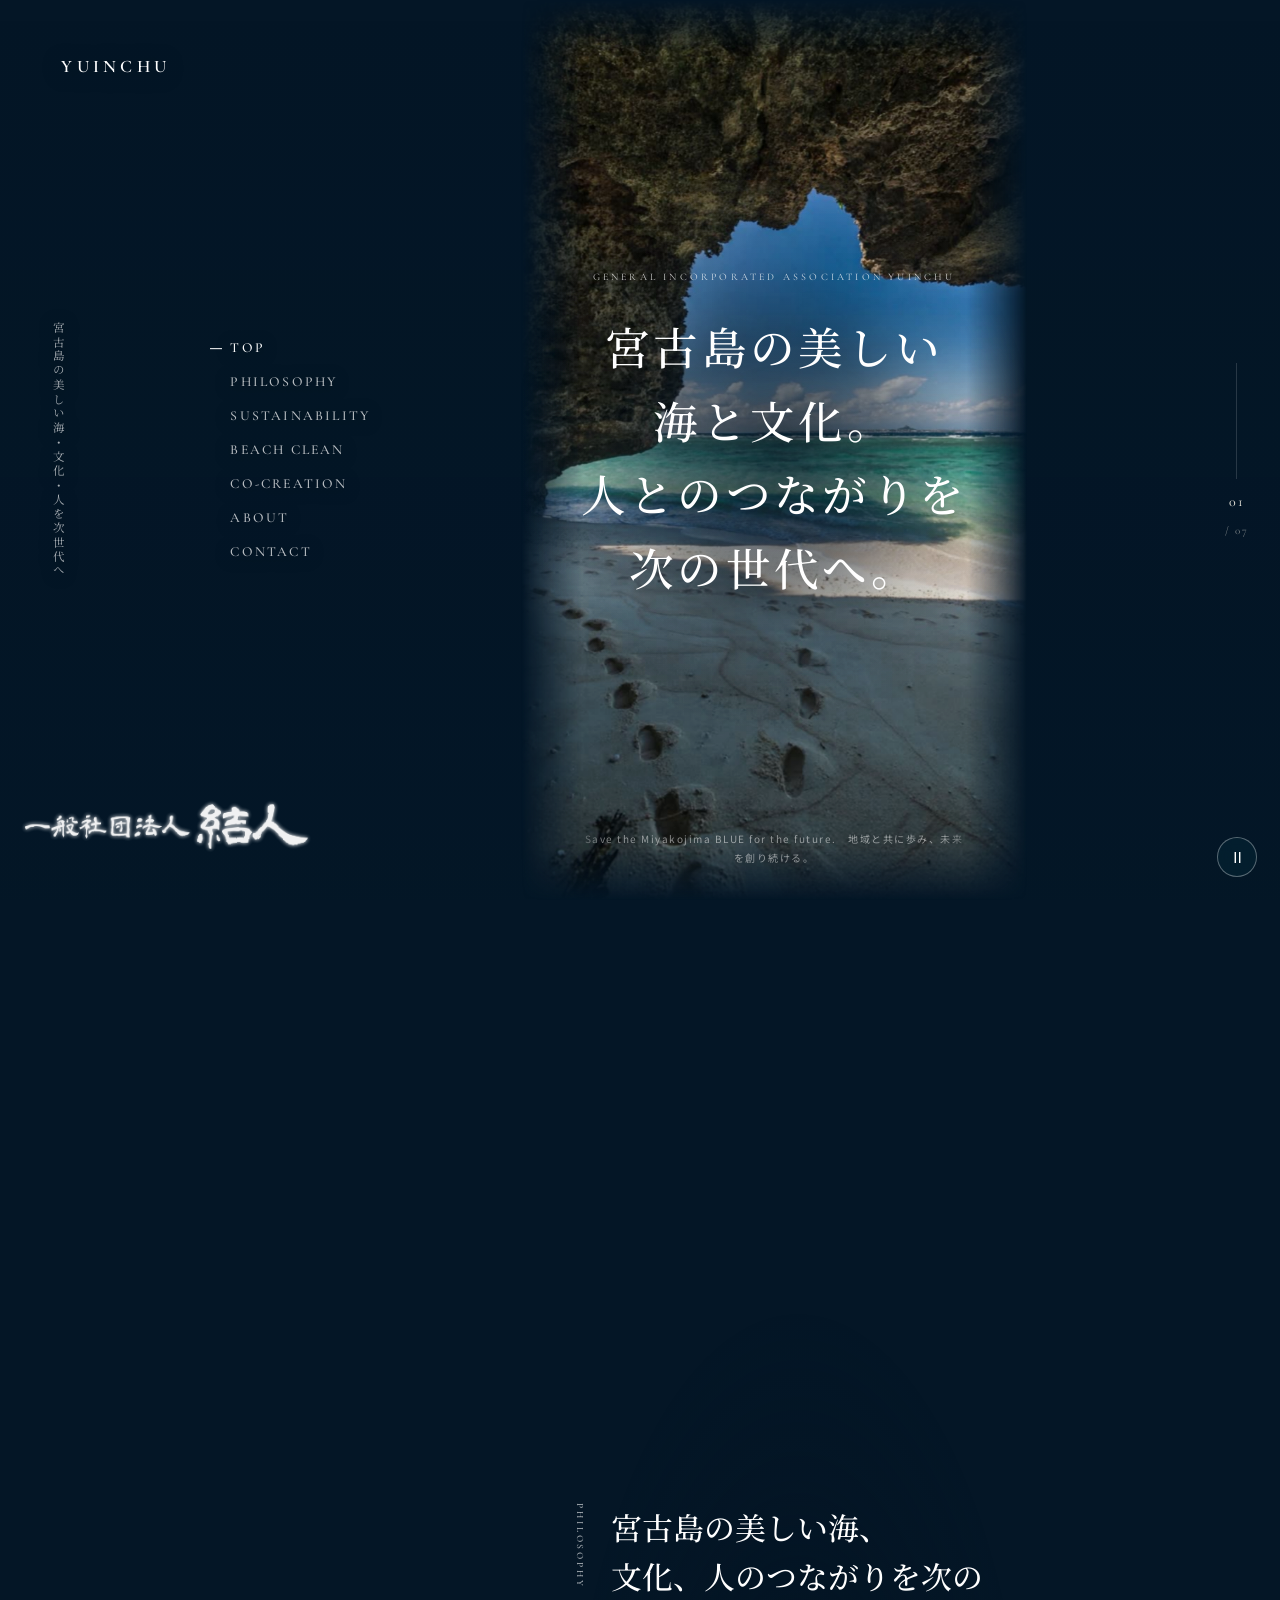
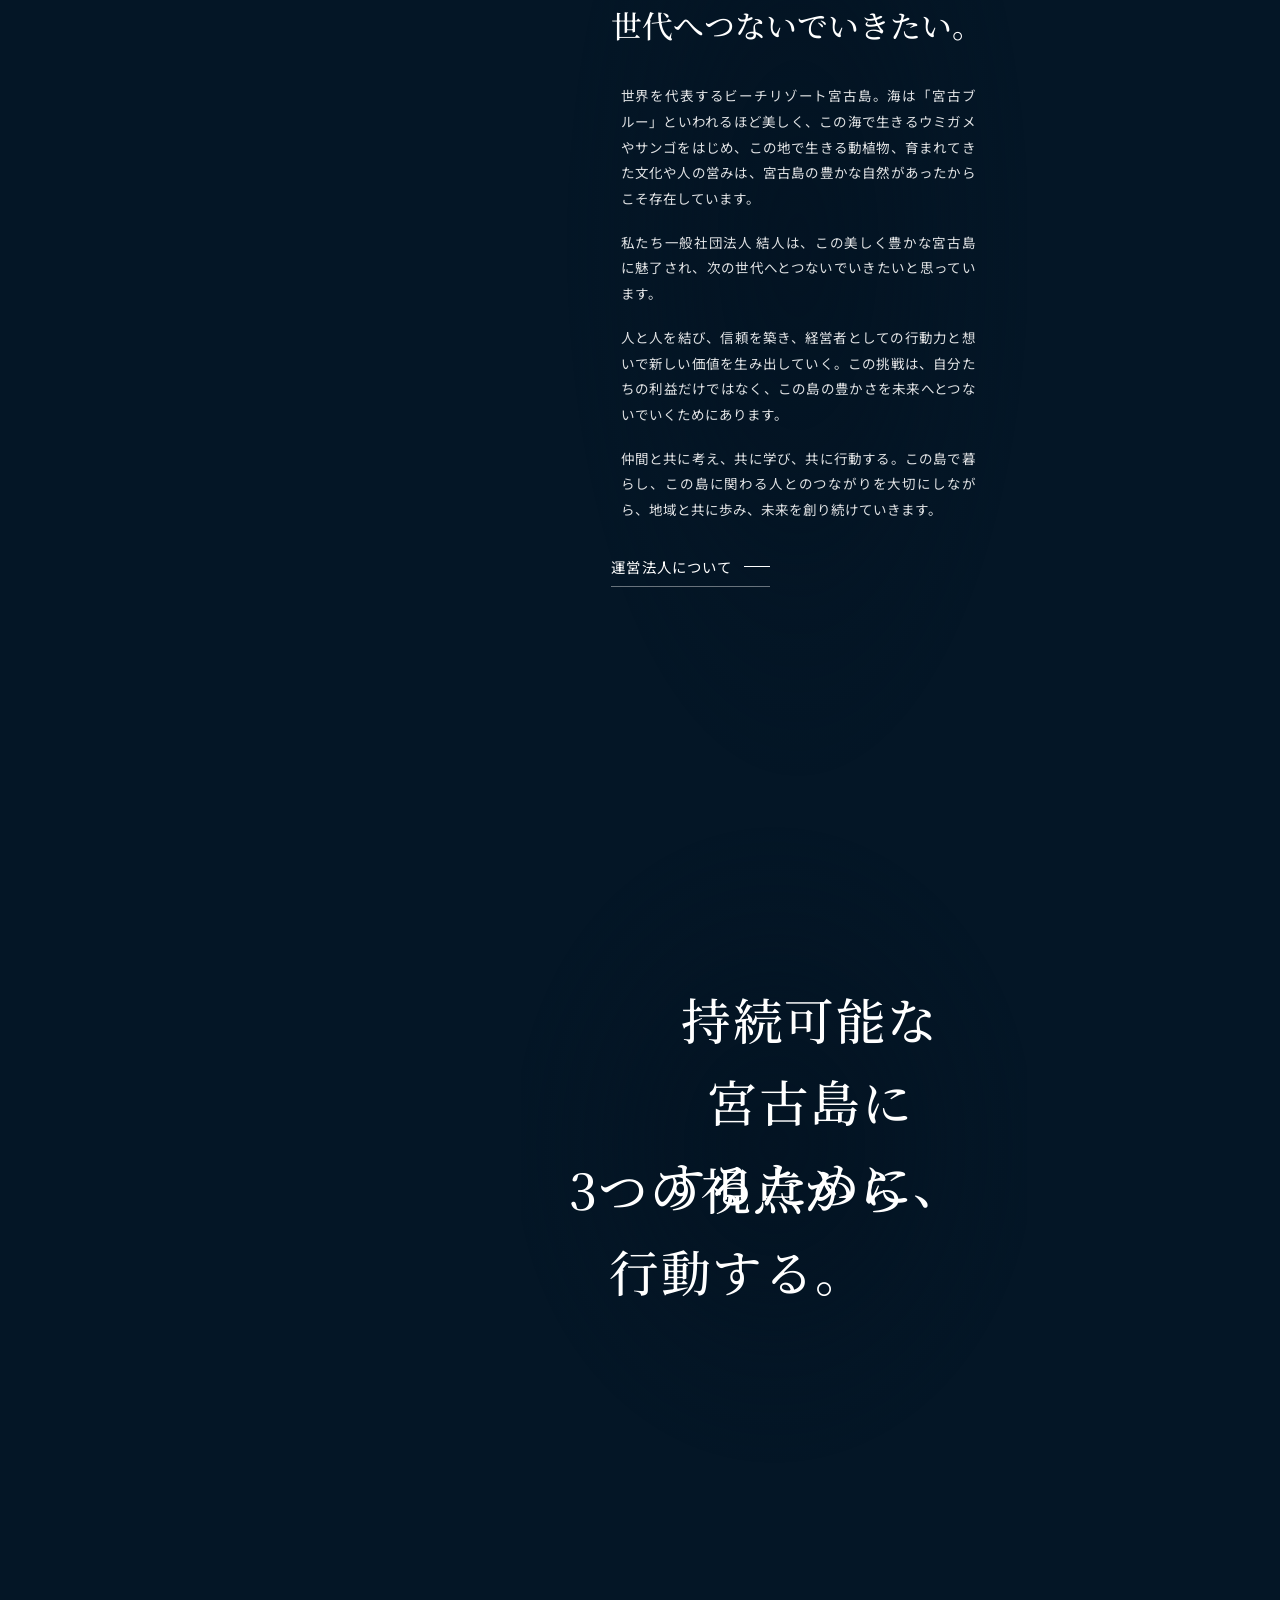
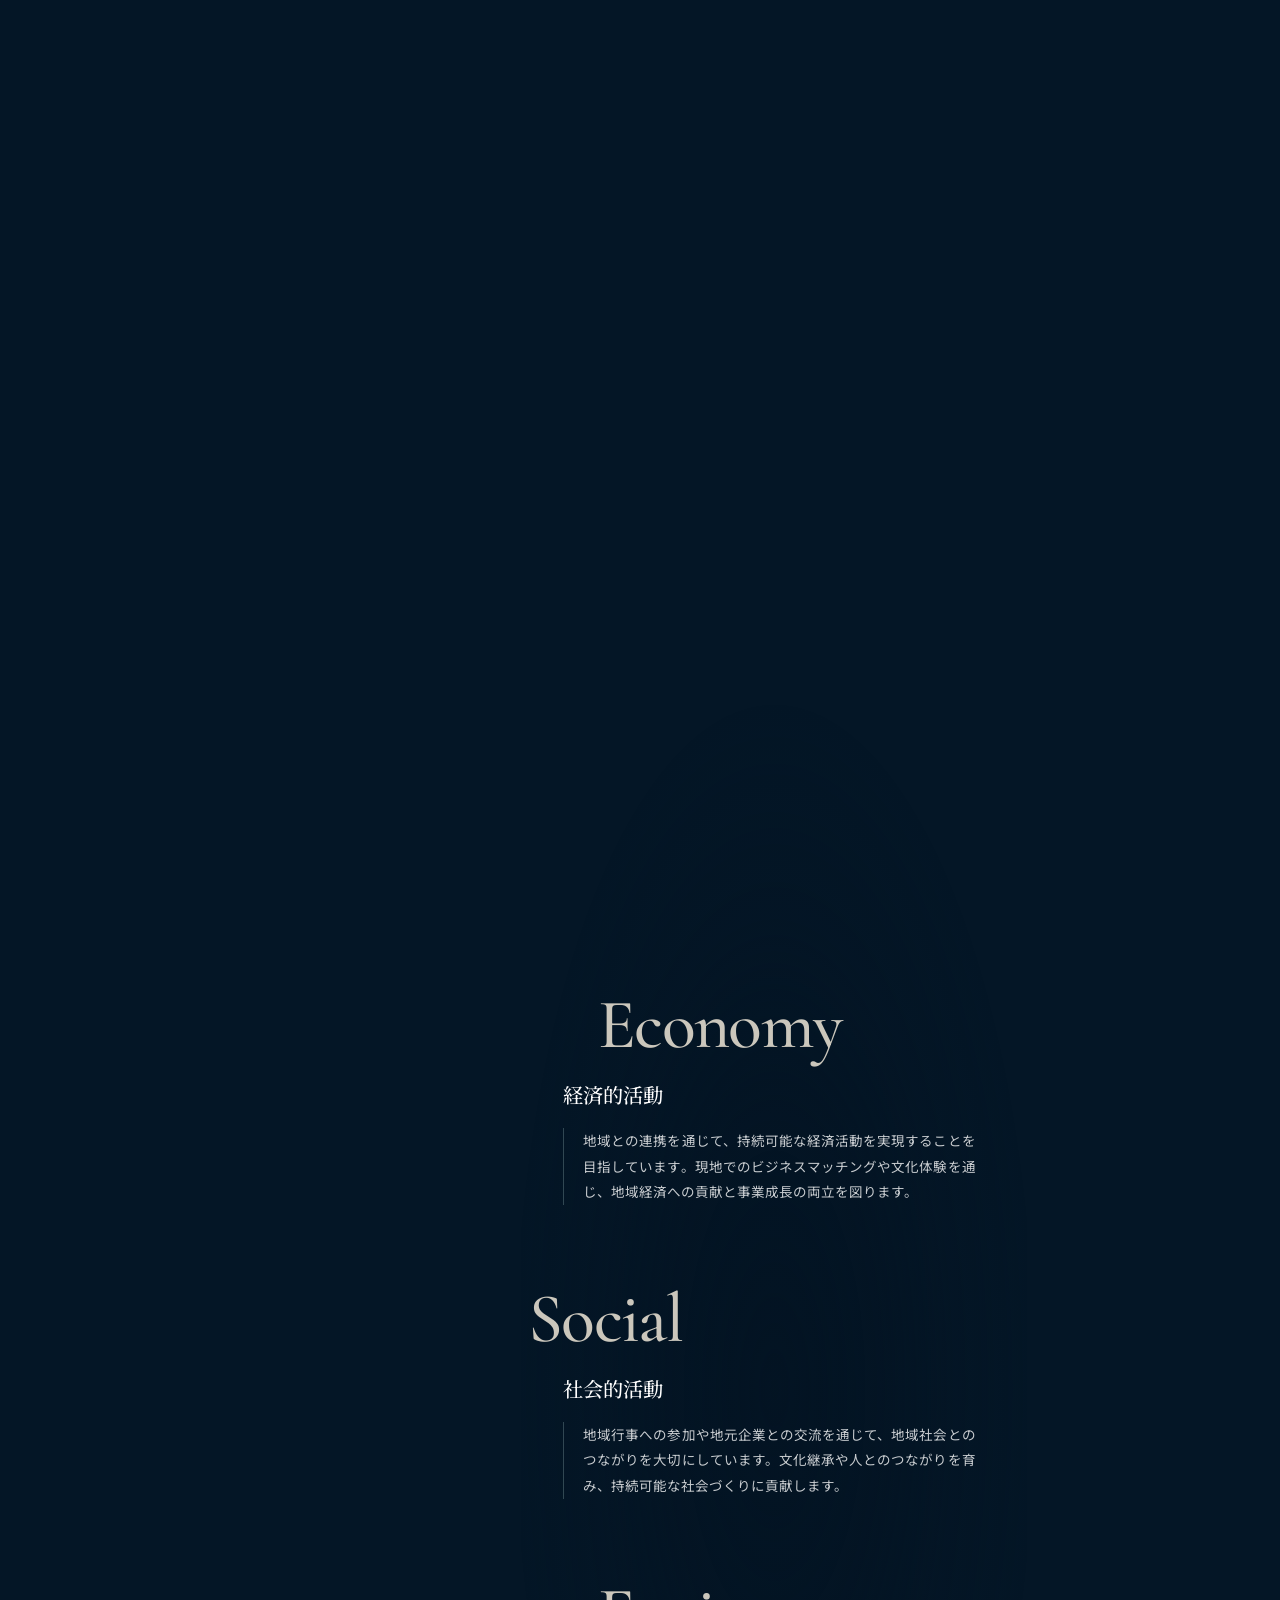
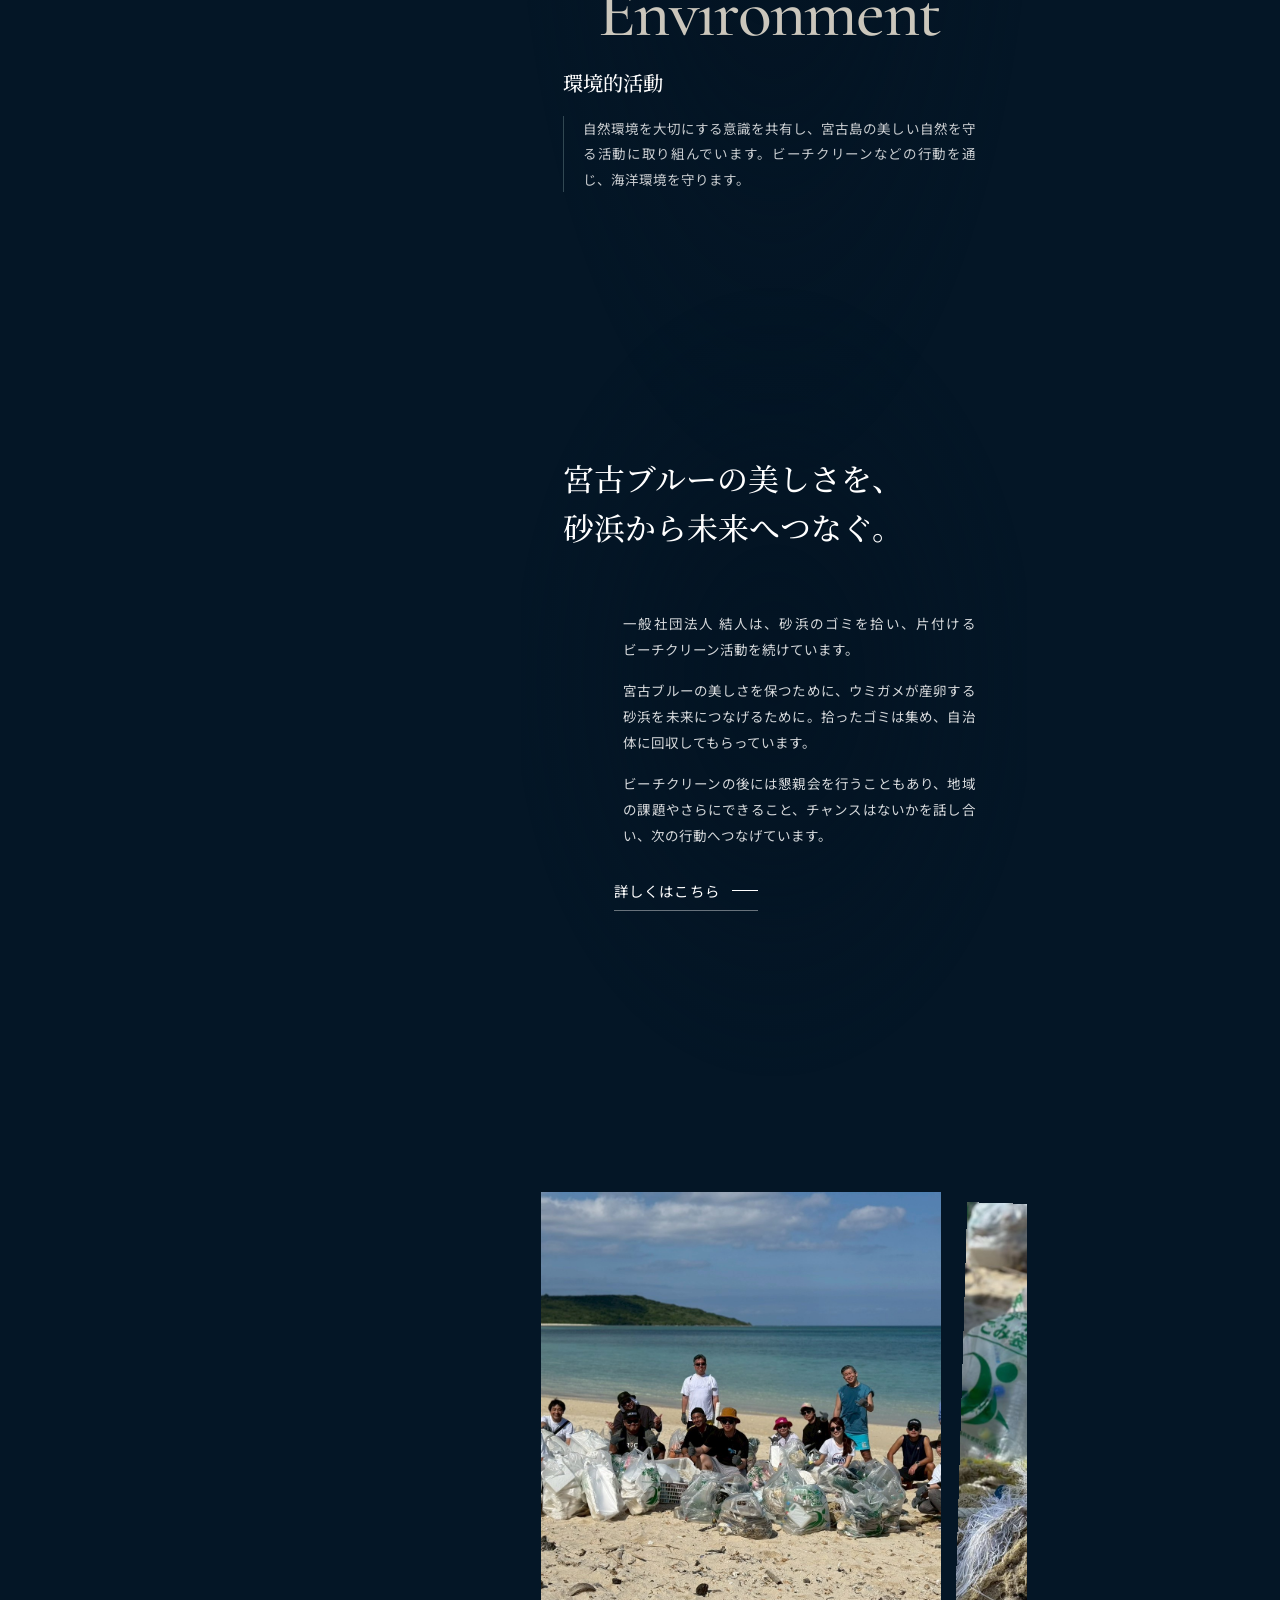
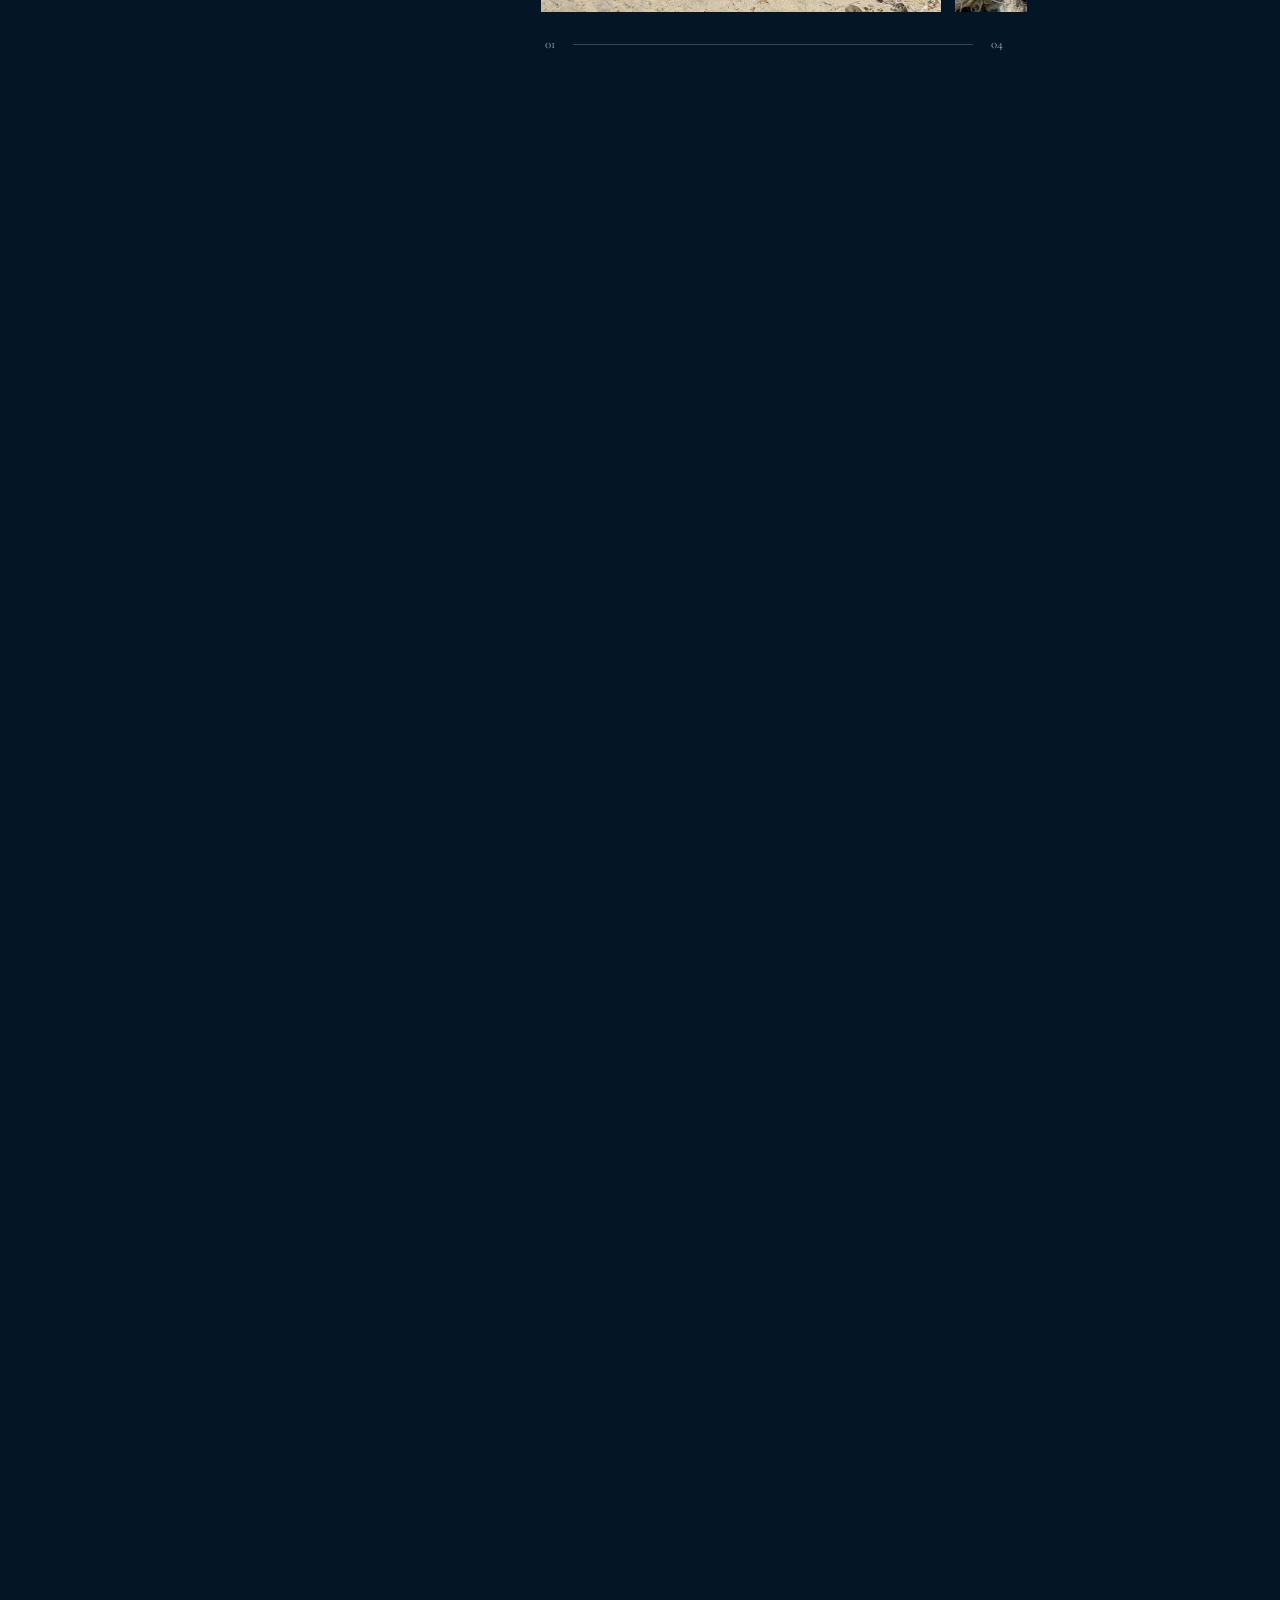
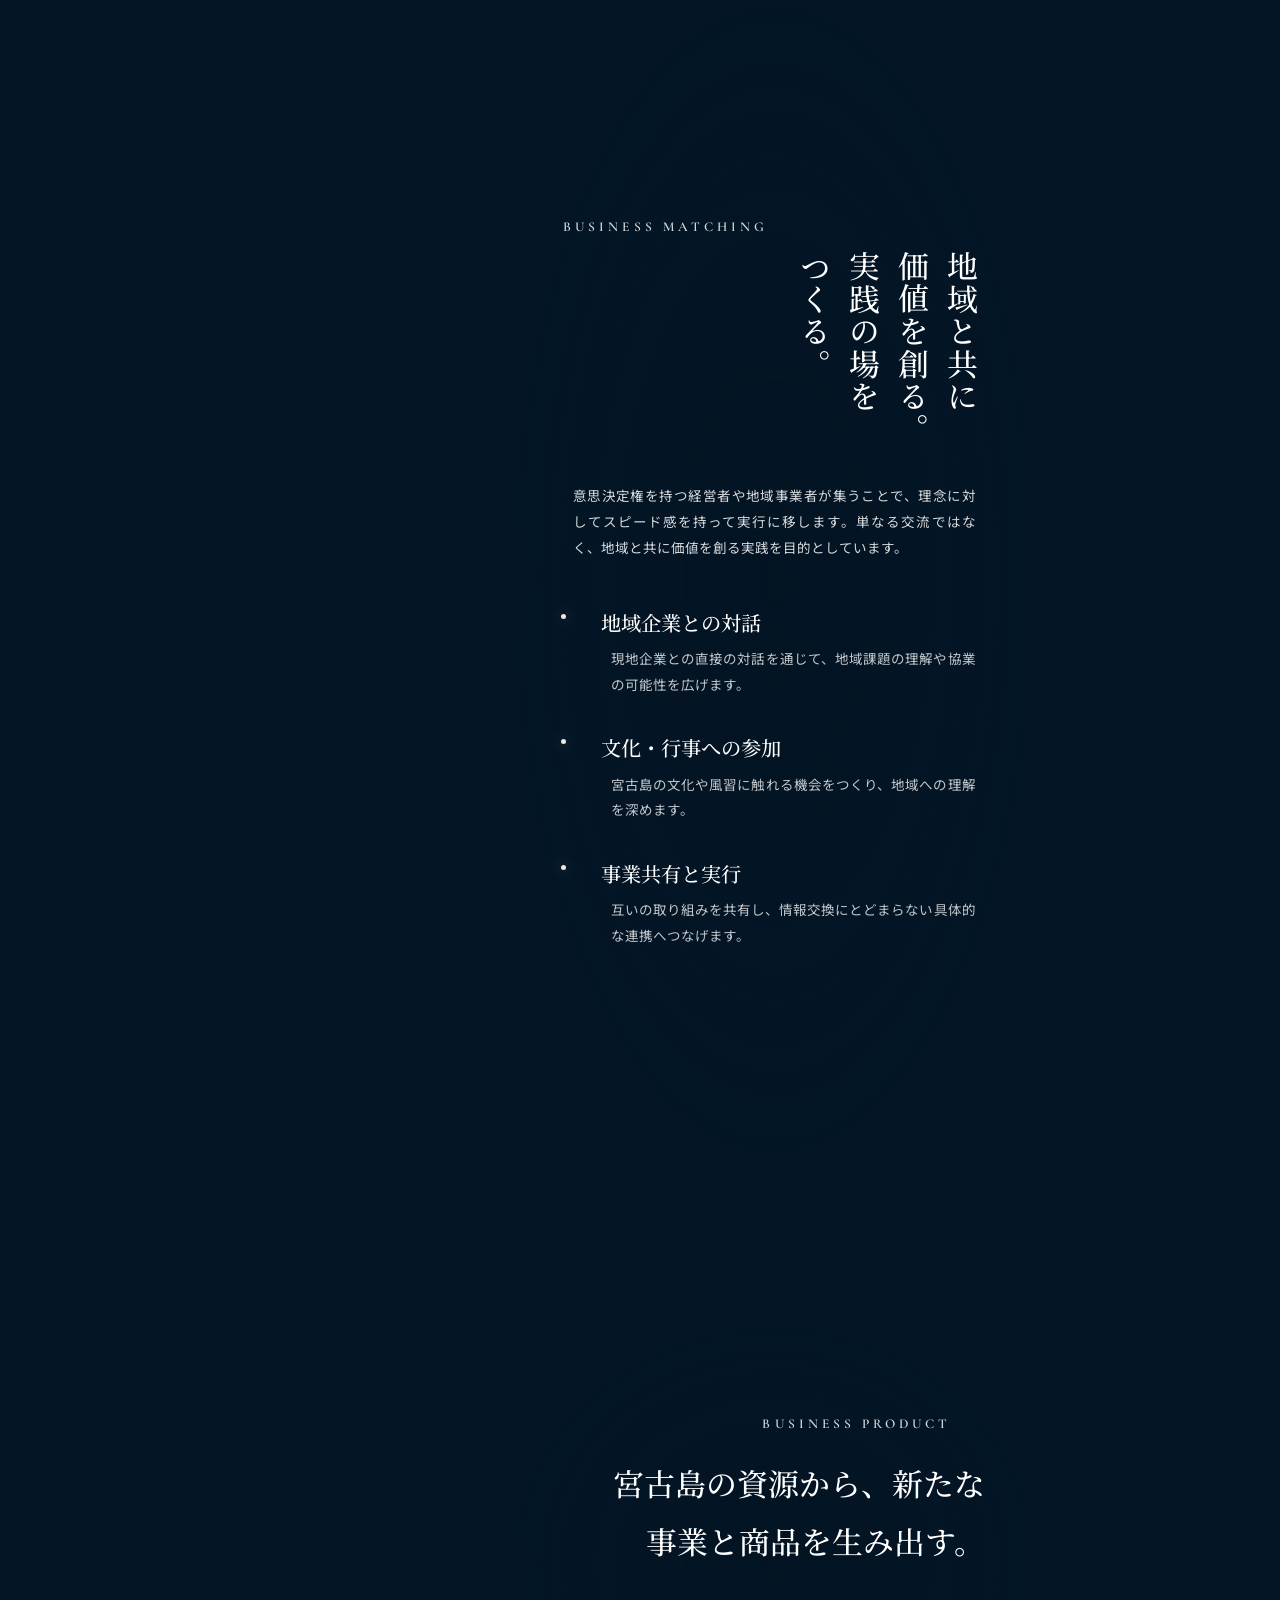
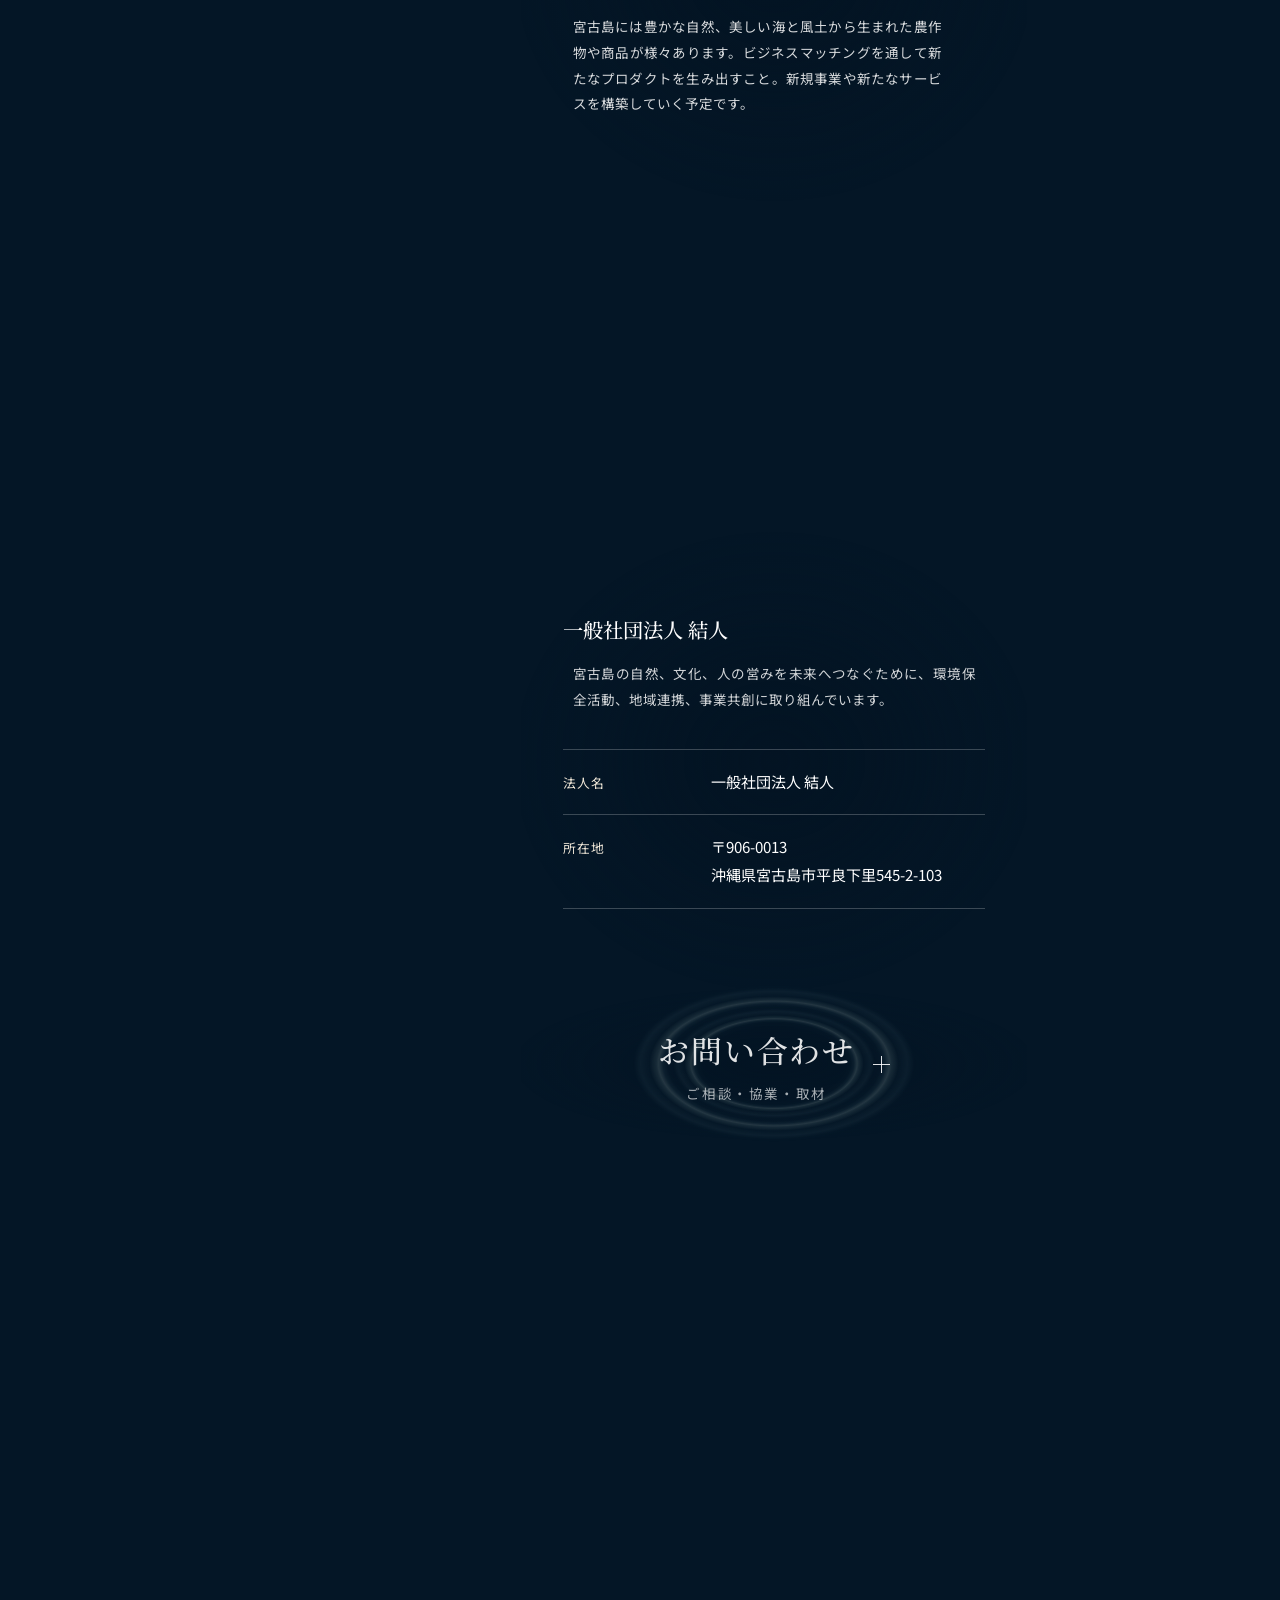
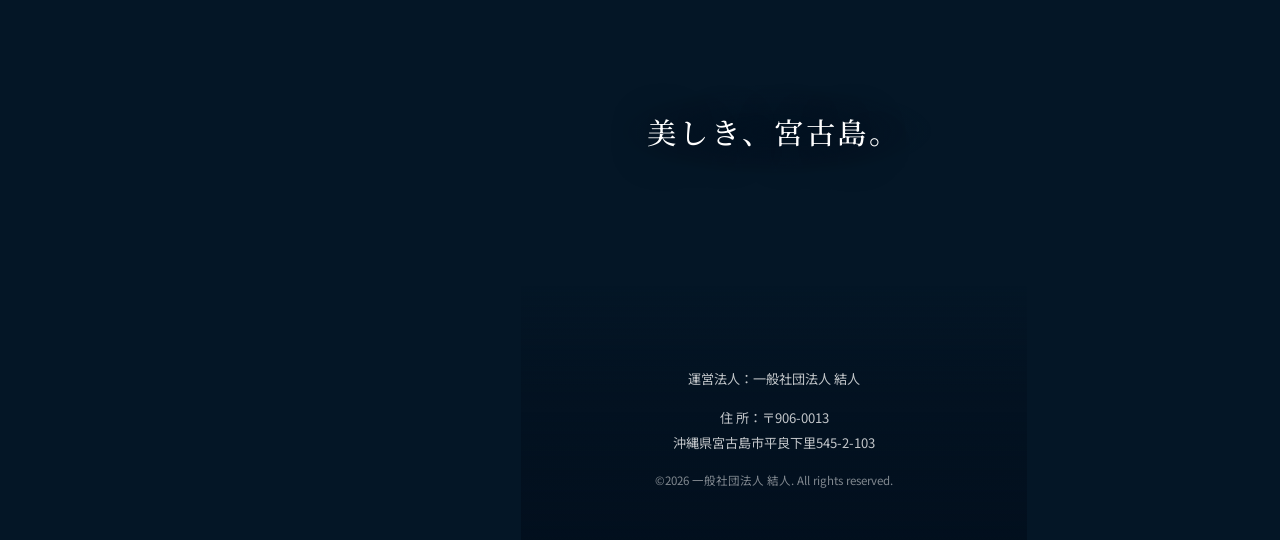
<file: index.html>
<!DOCTYPE html>
<html lang="ja">
<head>
  <meta charset="UTF-8">
  <meta name="viewport" content="width=device-width, initial-scale=1.0">
  <meta name="robots" content="noindex, nofollow">
  <meta name="description" content="一般社団法人 結人は、宮古島の美しい海・文化・人のつながりを次世代へつなぐため、環境保全、地域連携、持続可能な経済活動に取り組む法人です。">
  <title>一般社団法人 結人｜宮古島の美しい海・文化・人を次世代へ</title>
  <link rel="icon" href="assets/favicon.png" type="image/png">
  <!-- ⚠️ CSS より先に置く。あとから付けると、隠す前の文字が一瞬見えてしまう。
       JS を切ればこのクラスは付かず、見出しは最初から読める -->
  <script>document.documentElement.classList.add('js');</script>
  <link rel="stylesheet" href="style_motion.css?v=260925-mobile-2">
  <link rel="preconnect" href="https://fonts.googleapis.com">
  <link rel="preconnect" href="https://fonts.gstatic.com" crossorigin>
  <link href="https://fonts.googleapis.com/css2?family=Noto+Sans+JP:wght@300;400;500;700&family=Noto+Serif+JP:wght@400;500;600&family=Cormorant+Garamond:wght@400;500;600&display=swap" rel="stylesheet">
</head>
<body class="motion-edition">

  <!-- ══ 背景の潜水映像 ══════════════════════════════════════
       窓（.dive-window）はスクロールで位置と大きさが変わる。
       背面（.dive-ambient）は同じ映像を大きくぼかしたもので、
       縦長の映像を横長の画面に置いたときの左右の余りを埋める。
       スマホでは窓が画面いっぱいになるので背面は使わない。 -->
  <div class="dive-stage" aria-hidden="true">
    <div class="dive-ambient">
      <video id="dive-bg" muted playsinline preload="none" poster="assets/dive/dive-poster.jpg">
        <source data-src="assets/dive/dive-sm.mp4" type="video/mp4">
      </video>
    </div>
    <div class="dive-window" id="dive-window">
      <video id="dive" muted playsinline preload="none" poster="assets/dive/dive-poster.jpg">
        <source data-src="assets/dive/dive.mp4" type="video/mp4">
      </video>
      <canvas class="water-ripple" id="water-ripple" aria-hidden="true"></canvas>
    </div>
    <div class="water-light"></div>
    <div class="dive-tint" id="dive-tint"></div>
  </div>

  <!-- 左に固定する案内。広い画面でだけ出る（現行サイトと同じ配置） -->
  <p class="side-copy" aria-hidden="true">宮古島の美しい海・文化・人を次世代へ</p>
  <a class="side-logo" href="#top" aria-label="一般社団法人 結人 トップへ">
    <img src="assets/footer-logo.png" alt="">
  </a>

  <header class="site-header" id="top">
    <div class="site-header__inner">
      <a class="brand" href="#top" aria-label="一般社団法人 結人 トップへ">YUINCHU</a>
      <nav class="global-nav" id="global-nav" aria-label="サイトナビゲーション">
        <a href="#top">TOP</a>
        <a href="#philosophy">PHILOSOPHY</a>
        <a href="#sustainability">SUSTAINABILITY</a>
        <a href="#beach-clean">BEACH CLEAN</a>
        <a href="#co-creation">CO-CREATION</a>
        <a href="about.html">ABOUT</a>
        <a href="#contact">CONTACT</a>
      </nav>
      <button class="menu-button" id="menu-button" type="button" aria-label="メニューを開閉" aria-controls="global-nav" aria-expanded="false">
        <span></span><span></span><span></span>
      </button>
    </div>
  </header>

  <div class="journey" aria-hidden="true"><span class="journey__line"></span><span class="journey__number">01</span><span class="journey__total">/ 07</span></div>
  <button class="motion-toggle" type="button" aria-pressed="false" aria-label="動きを止める"><span aria-hidden="true">Ⅱ</span></button>
  <main>

    <!-- ── 1. ヒーロー｜窓は中央・大 ───────────────────────── -->
    <section class="sc sc--hero" data-window="center-lg" data-tint="0" aria-labelledby="hero-title">
      <div class="hero__hold"><div class="hero__inner readable">
        <p class="hero__en">GENERAL INCORPORATED ASSOCIATION YUINCHU</p>
        <h1 class="hero__title" id="hero-title" lang="ja"><span>宮古島の美しい</span><span>海と文化。</span><span>人とのつながりを</span><span>次の世代へ。</span></h1>
      </div>
      <!-- FVの下で細く流す。1組目だけ読み上げに渡し、2組目は見た目をつなぐための複製 -->
      <div class="hero__marquee">
        <div class="hero__marquee-track">
          <span class="hero__marquee-item">Save the Miyakojima BLUE for the future.　地域と共に歩み、未来を創り続ける。</span>
          <span class="hero__marquee-item" aria-hidden="true">Save the Miyakojima BLUE for the future.　地域と共に歩み、未来を創り続ける。</span>
        </div>
      </div></div>
    </section>

    <!-- ── 2. 理念｜窓は左、本文は右の1カラム ─────────────── -->
    <section class="sc sc--philosophy" data-window="left" data-tint="8" id="philosophy">
      <div class="philosophy__grid">
        <p class="rail" aria-hidden="true">PHILOSOPHY</p>
        <div class="philosophy__body readable" data-motion="lines">
          <h2 class="t-lead"><span class="mobile-line">宮古島の美しい海、文化、</span><span class="mobile-line">人のつながりを次の世代へ</span><span class="mobile-line">つないでいきたい。</span></h2>
          <p>世界を代表するビーチリゾート宮古島。海は「宮古ブルー」といわれるほど美しく、この海で生きるウミガメやサンゴをはじめ、この地で生きる動植物、育まれてきた文化や人の営みは、宮古島の豊かな自然があったからこそ存在しています。</p>
          <p>私たち一般社団法人 結人は、この美しく豊かな宮古島に魅了され、次の世代へとつないでいきたいと思っています。</p>
          <p>人と人を結び、信頼を築き、経営者としての行動力と想いで新しい価値を生み出していく。この挑戦は、自分たちの利益だけではなく、この島の豊かさを未来へとつないでいくためにあります。</p>
          <p>仲間と共に考え、共に学び、共に行動する。この島で暮らし、この島に関わる人とのつながりを大切にしながら、地域と共に歩み、未来を創り続けていきます。</p>
          <a class="link-arrow" href="about.html">運営法人について</a>
        </div>
      </div>
    </section>

    <!-- ── 3. 水面を割る｜窓が画面いっぱい。ここがピーク ──── -->
    <section class="sc sc--break" data-window="full" data-tint="0" id="sustainability">
      <div class="break__hold"><div class="break__inner readable" data-motion="bloom">
        <h2 class="t-huge"><span class="break__line">持続可能な宮古島にするために、</span><br><span class="break__line">3つの視点から行動する。</span></h2>
      </div></div>
    </section>

    <!-- ── 4. 3つの行動｜窓は右下へ退く。横長の帯で積む ──── -->
    <section class="sc sc--acts" data-window="corner-br" data-tint="18">
      <div class="acts__inner readable" data-motion="draw">
        <ol class="acts">
          <li class="act">
            <p class="act__en">Economy</p>
            <h3 class="act__title">経済的活動</h3>
            <p class="act__text">地域との連携を通じて、持続可能な経済活動を実現することを目指しています。現地でのビジネスマッチングや文化体験を通じ、地域経済への貢献と事業成長の両立を図ります。</p>
          </li>
          <li class="act">
            <p class="act__en">Social</p>
            <h3 class="act__title">社会的活動</h3>
            <p class="act__text">地域行事への参加や地元企業との交流を通じて、地域社会とのつながりを大切にしています。文化継承や人とのつながりを育み、持続可能な社会づくりに貢献します。</p>
          </li>
          <li class="act">
            <p class="act__en">Environment</p>
            <h3 class="act__title">環境的活動</h3>
            <p class="act__text">自然環境を大切にする意識を共有し、宮古島の美しい自然を守る活動に取り組んでいます。ビーチクリーンなどの行動を通じ、海洋環境を守ります。</p>
          </li>
        </ol>
      </div>
    </section>

    <!-- ── 5. ビーチクリーン｜窓は画面下へ。写真は横に流す ── -->
    <section class="sc sc--beach" data-window="corner-tl" data-tint="24" id="beach-clean">
      <div class="beach__head readable" data-motion="curtain">
        <h2 class="t-lead">宮古ブルーの美しさを、砂浜から未来へつなぐ。</h2>
        <div class="beach__text">
          <p>一般社団法人 結人は、砂浜のゴミを拾い、片付けるビーチクリーン活動を続けています。</p>
          <p>宮古ブルーの美しさを保つために、ウミガメが産卵する砂浜を未来につなげるために。拾ったゴミは集め、自治体に回収してもらっています。</p>
          <p>ビーチクリーンの後には懇親会を行うこともあり、地域の課題やさらにできること、チャンスはないかを話し合い、次の行動へつなげています。</p>
          <a class="link-arrow" href="beach-clean.html">詳しくはこちら</a>
        </div>
      </div>
      <div class="gallery-journey"><div class="gallery-hold"><div class="beach__strip" role="group" aria-label="ビーチクリーン活動の写真">
        <!-- ⚠️ 同じ4枚を2組ぶん並べる。1組ぶん流したところで最初へ戻すので、
             途切れずに回り続ける。片方は読み上げから外す -->
        <div class="beach__track">
          <figure><img src="assets/beach-clean-team.jpg" alt="宮古島の砂浜で行われたビーチクリーン活動" loading="lazy"></figure>
          <figure><img src="assets/beach-clean-trash.jpg" alt="砂浜で回収された漂着ゴミ" loading="lazy"></figure>
          <figure><img src="assets/beach-clean-team-vertical.jpg" alt="ビーチクリーン活動に参加した人々" loading="lazy"></figure>
          <figure><img src="assets/beach-clean-collected.jpg" alt="ビーチクリーンで集められたゴミ" loading="lazy"></figure>
          <figure aria-hidden="true"><img src="assets/beach-clean-team.jpg" alt="" loading="lazy"></figure>
          <figure aria-hidden="true"><img src="assets/beach-clean-trash.jpg" alt="" loading="lazy"></figure>
          <figure aria-hidden="true"><img src="assets/beach-clean-team-vertical.jpg" alt="" loading="lazy"></figure>
          <figure aria-hidden="true"><img src="assets/beach-clean-collected.jpg" alt="" loading="lazy"></figure>
        </div>
      </div><div class="gallery-meter" aria-hidden="true"><span>01</span><i></i><span>04</span></div></div></div>
    </section>

    <!-- ── 6. 共創｜窓は右。左は罫線で区切ったリスト ──────── -->
    <section class="sc sc--cocreation" data-window="right" data-tint="30" id="co-creation">
      <div class="cocreation__grid readable" data-motion="rise">
        <div class="cocreation__head">
          <p class="rail" aria-hidden="true">BUSINESS MATCHING</p>
          <h2 class="t-lead" lang="ja">地域と共に<br>価値を創る。<br>実践の場を<br>つくる。</h2>
          <p>意思決定権を持つ経営者や地域事業者が集うことで、理念に対してスピード感を持って実行に移します。単なる交流ではなく、地域と共に価値を創る実践を目的としています。</p>
        </div>
        <dl class="ruled">
          <div>
            <dt>地域企業との対話</dt>
            <dd>現地企業との直接の対話を通じて、地域課題の理解や協業の可能性を広げます。</dd>
          </div>
          <div>
            <dt>文化・行事への参加</dt>
            <dd>宮古島の文化や風習に触れる機会をつくり、地域への理解を深めます。</dd>
          </div>
          <div>
            <dt>事業共有と実行</dt>
            <dd>互いの取り組みを共有し、情報交換にとどまらない具体的な連携へつなげます。</dd>
          </div>
        </dl>
      </div>
    </section>

    <!-- ── 7. プロダクト｜写真が画面の端まで出る ──────────── -->
    <section class="sc sc--product" data-window="center-md" data-tint="38">
      <div class="product__body readable" data-motion="unveil">
        <p class="rail rail--flat" aria-hidden="true">BUSINESS PRODUCT</p>
        <h2 class="t-lead"><span class="mobile-line">宮古島の資源から、</span><span class="mobile-line">新たな事業と商品を生み出す。</span></h2>
        <p>宮古島には豊かな自然、美しい海と風土から生まれた農作物や商品が様々あります。ビジネスマッチングを通して新たなプロダクトを生み出すこと。新規事業や新たなサービスを構築していく予定です。</p>
      </div>
    </section>

    <!-- ── 8. 法人概要｜窓は背景へ沈む ─────────────────── -->
    <section class="sc sc--company" data-window="backdrop" data-tint="46" id="company">
      <div class="company__inner readable" data-motion="stack">
        <h2 class="t-mid">一般社団法人 結人</h2>
        <p class="company__lead">宮古島の自然、文化、人の営みを未来へつなぐために、環境保全活動、地域連携、事業共創に取り組んでいます。</p>
        <dl class="company__table">
          <div><dt>法人名</dt><dd>一般社団法人 結人</dd></div>
          <div><dt>所在地</dt><dd>〒906-0013<br>沖縄県宮古島市平良下里545-2-103</dd></div>
        </dl>
      </div>
    </section>

    <!-- ── 9. お問い合わせ｜最深部。ふだんは閉じておく ───── -->
    <section class="sc sc--contact" data-window="full-deep" data-tint="56" id="contact">
      <div class="contact__inner readable" data-motion="pop">
        <!-- details を使う。JS を切っても開けるし、キーボードでも操作できる -->
        <details class="ask">
          <summary class="cta">
            <span class="cta__text">
              <span class="cta__label">お問い合わせ</span>
              <span class="cta__note">ご相談・協業・取材</span>
            </span>
            <span class="cta__mark" aria-hidden="true"></span>
          </summary>
          <form class="cform" id="contact-form" novalidate>
            <label>
              <span>お名前</span>
              <input type="text" name="name" autocomplete="name" required>
            </label>
            <label>
              <span>メールアドレス</span>
              <input type="email" name="email" autocomplete="email" required>
            </label>
            <label>
              <span>お問い合わせ内容</span>
              <textarea name="message" rows="5" required></textarea>
            </label>
            <!-- どのページから届いたかを記録する欄。人には見えない -->
            <input type="hidden" name="source" value="法人サイト">
            <!-- 迷惑送信よけ。人には見えない欄で、ここに入力があると機械と判断して捨てる -->
            <input class="cform__trap" type="text" name="website" tabindex="-1" autocomplete="off" aria-hidden="true">
            <button class="cform__button" type="submit">送信する</button>
            <p class="cform__thanks" id="contact-thanks" role="status" aria-live="polite" tabindex="-1" hidden>ありがとうございます。お問い合わせを受け付けました。担当者より順次ご連絡いたします。</p>
          </form>
        </details>
      </div>
    </section>

    <!-- ── 10. 締めの一言｜いちばん深いところ ─────────────── -->
    <section class="sc sc--closing" data-window="full-deep" data-tint="70">
      <p class="closing readable" lang="ja">美しき、宮古島。</p>
    </section>

    <footer class="footer">
      <div class="footer__inner">
        <img src="assets/footer-logo.png" alt="一般社団法人 結人" width="180">
        <p>運営法人：一般社団法人 結人</p>
        <address>住 所：〒906-0013<br>沖縄県宮古島市平良下里545-2-103</address>
        <p class="footer__copy">&copy;2026 一般社団法人 結人. All rights reserved.</p>
      </div>
    </footer>

  </main>

  <script src="motion.js?v=260925-scroll-3"></script>
  <script src="ripple.js?v=260925-mobile-mock-4" defer></script>
  <script>
    // シーンと映像の対応点は motion.js 内でまとめて測定する。
    initDive({
      main: document.getElementById('dive'),
      ambient: document.getElementById('dive-bg'),
      windowEl: document.getElementById('dive-window'),
      tintEl: document.getElementById('dive-tint')
    });

    // ── メニュー ───────────────────────────────────────
    const menuButton = document.getElementById('menu-button');
    const globalNav = document.getElementById('global-nav');

    menuButton.addEventListener('click', () => {
      const isOpen = globalNav.classList.toggle('is-open');
      menuButton.classList.toggle('is-active', isOpen);
      document.body.classList.toggle('is-menu-open', isOpen);
      menuButton.setAttribute('aria-expanded', String(isOpen));
    });
    globalNav.querySelectorAll('a').forEach((link) => {
      link.addEventListener('click', () => {
        globalNav.classList.remove('is-open');
        menuButton.classList.remove('is-active');
        document.body.classList.remove('is-menu-open');
        menuButton.setAttribute('aria-expanded', 'false');
      });
    });
    // ── 問い合わせフォーム ─────────────────────────────
    // 送信先は GAS のウェブアプリURL。現行 index.html と同じ受け口。
    // ⚠️ 本番へ採用するときは index.html / beach-clean.html と同じ値かを確認する。
    const FORM_ENDPOINT = 'https://script.google.com/macros/s/AKfycbxFKGOOMtYHCPVky88VasHFgksMs4KGtFgyfDVQcy8qtW2qyQl0ZXv4TtIHbyn8DGXL/exec';

    const contactForm = document.getElementById('contact-form');
    const contactThanks = document.getElementById('contact-thanks');
    const contactButton = contactForm.querySelector('.cform__button');

    contactForm.addEventListener('submit', async (event) => {
      event.preventDefault();
      if (!contactForm.checkValidity()) { contactForm.reportValidity(); return; }
      if (!FORM_ENDPOINT) {
        contactThanks.textContent = 'ただいまフォームを準備中です。お手数ですが、時間をおいてお試しください。';
        contactThanks.hidden = false;
        return;
      }
      const buttonLabel = contactButton.textContent;
      contactButton.disabled = true;
      contactButton.textContent = '送信中…';
      const params = new URLSearchParams();
      new FormData(contactForm).forEach((value, key) => params.append(key, value));
      try {
        await fetch(FORM_ENDPOINT, { method: 'POST', mode: 'no-cors', body: params });
        contactForm.querySelectorAll('label, .cform__button').forEach((el) => { el.hidden = true; });
        contactThanks.hidden = false;
        contactThanks.focus();
      } catch (error) {
        contactButton.disabled = false;
        contactButton.textContent = buttonLabel;
        window.alert('送信に失敗しました。時間をおいて、もう一度お試しください。');
      }
    });
  </script>
</body>
</html>
</file>
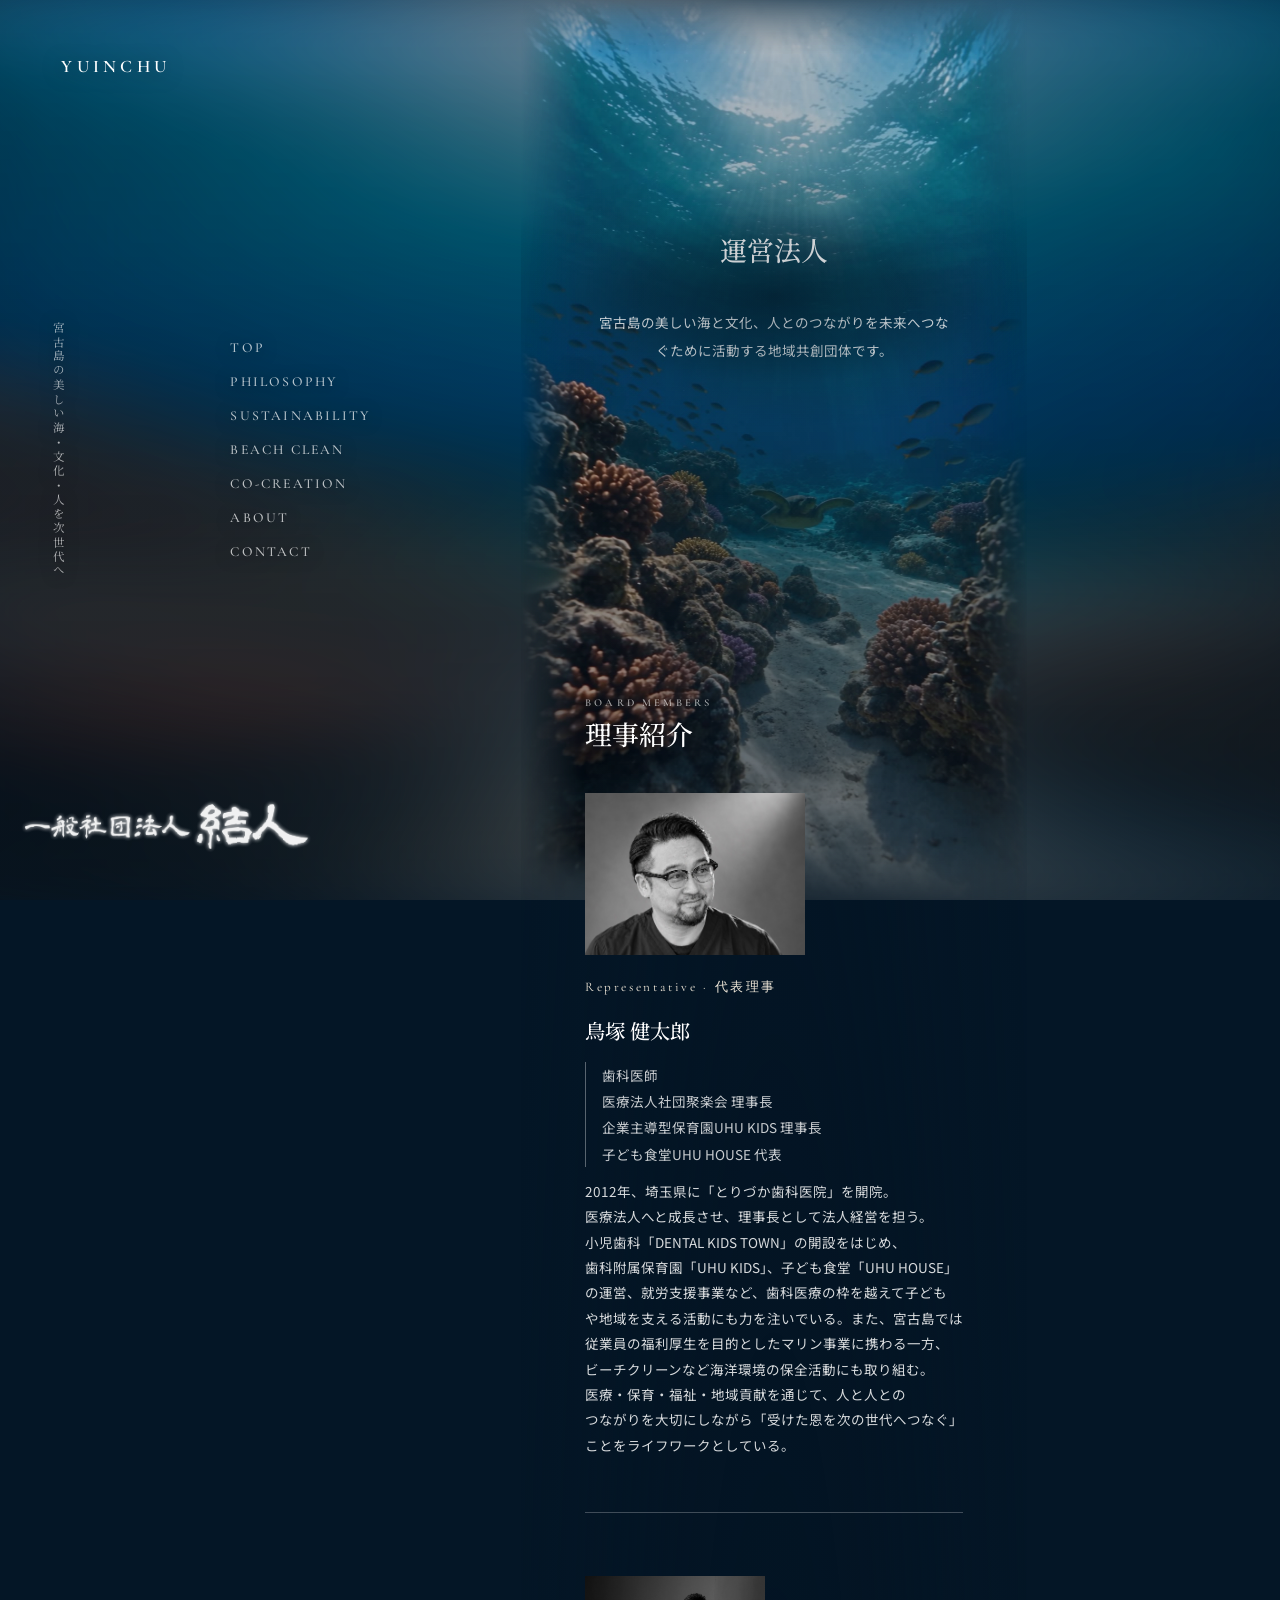
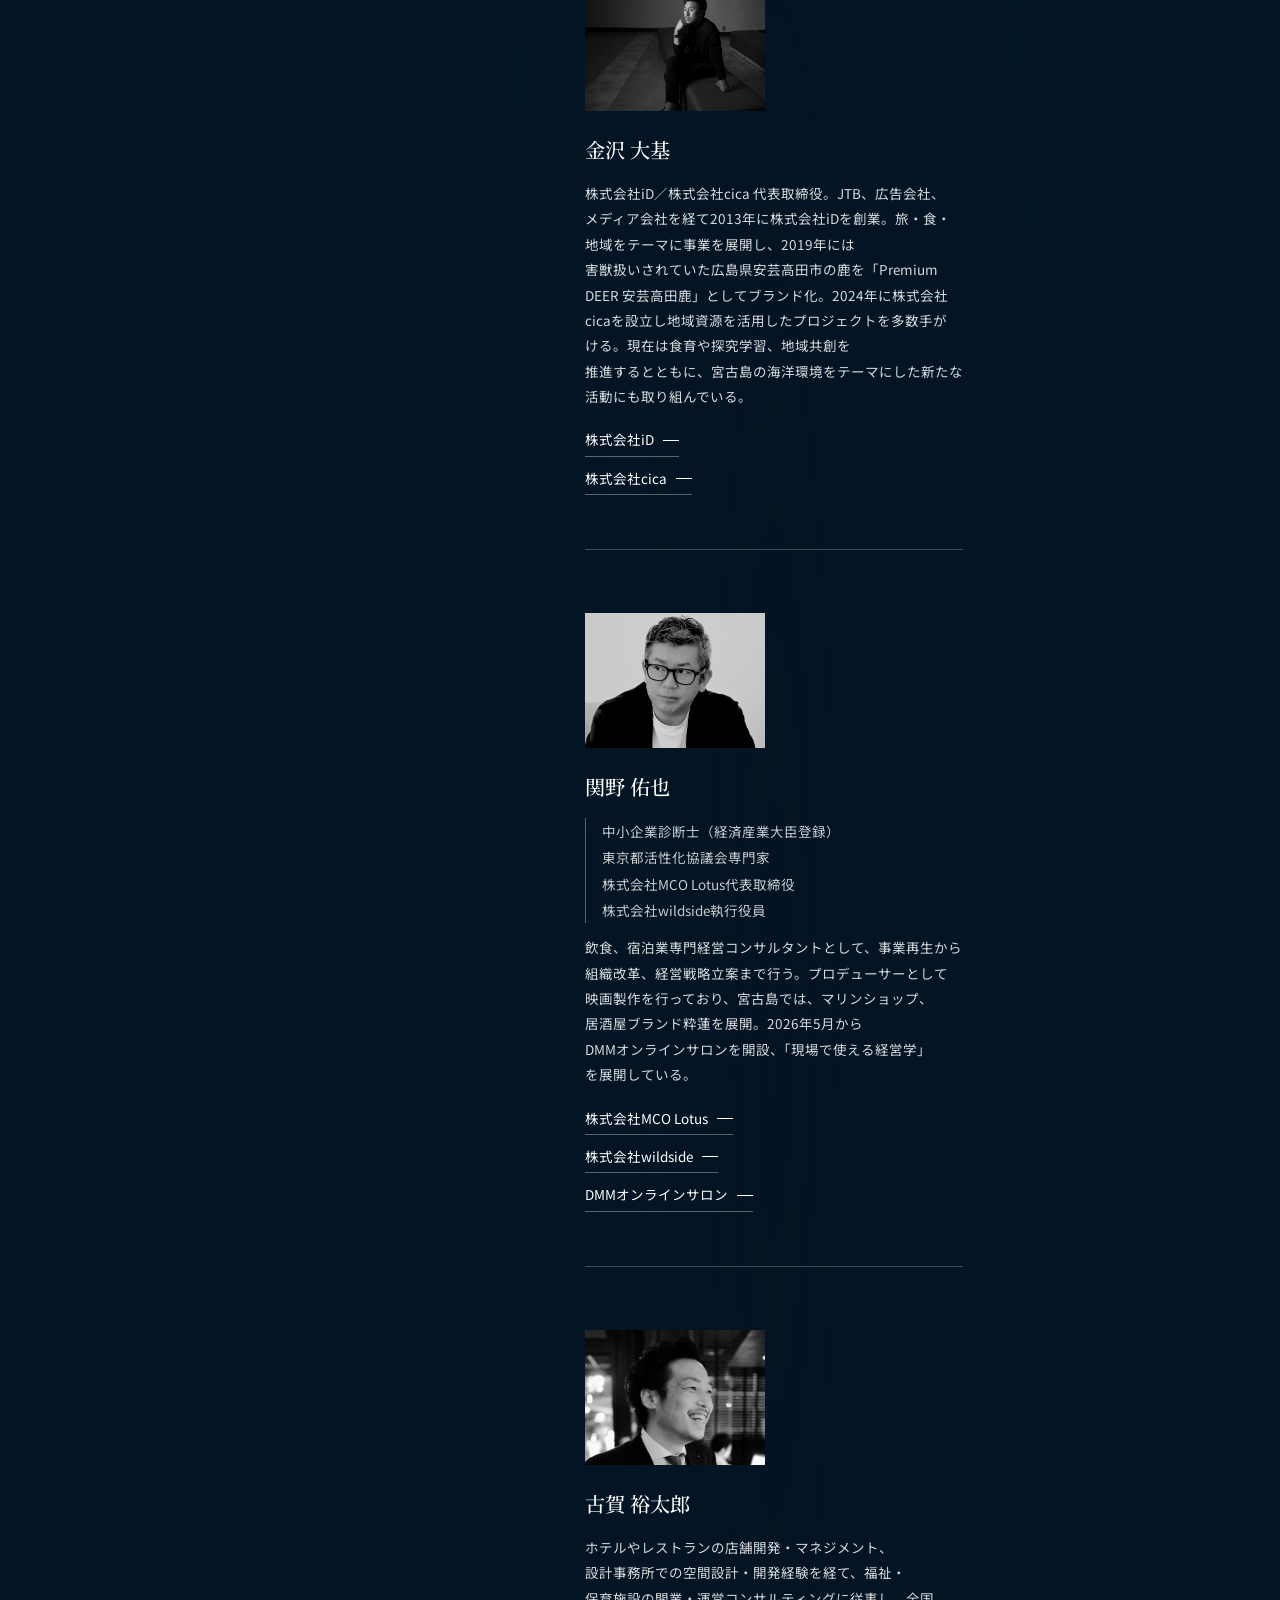
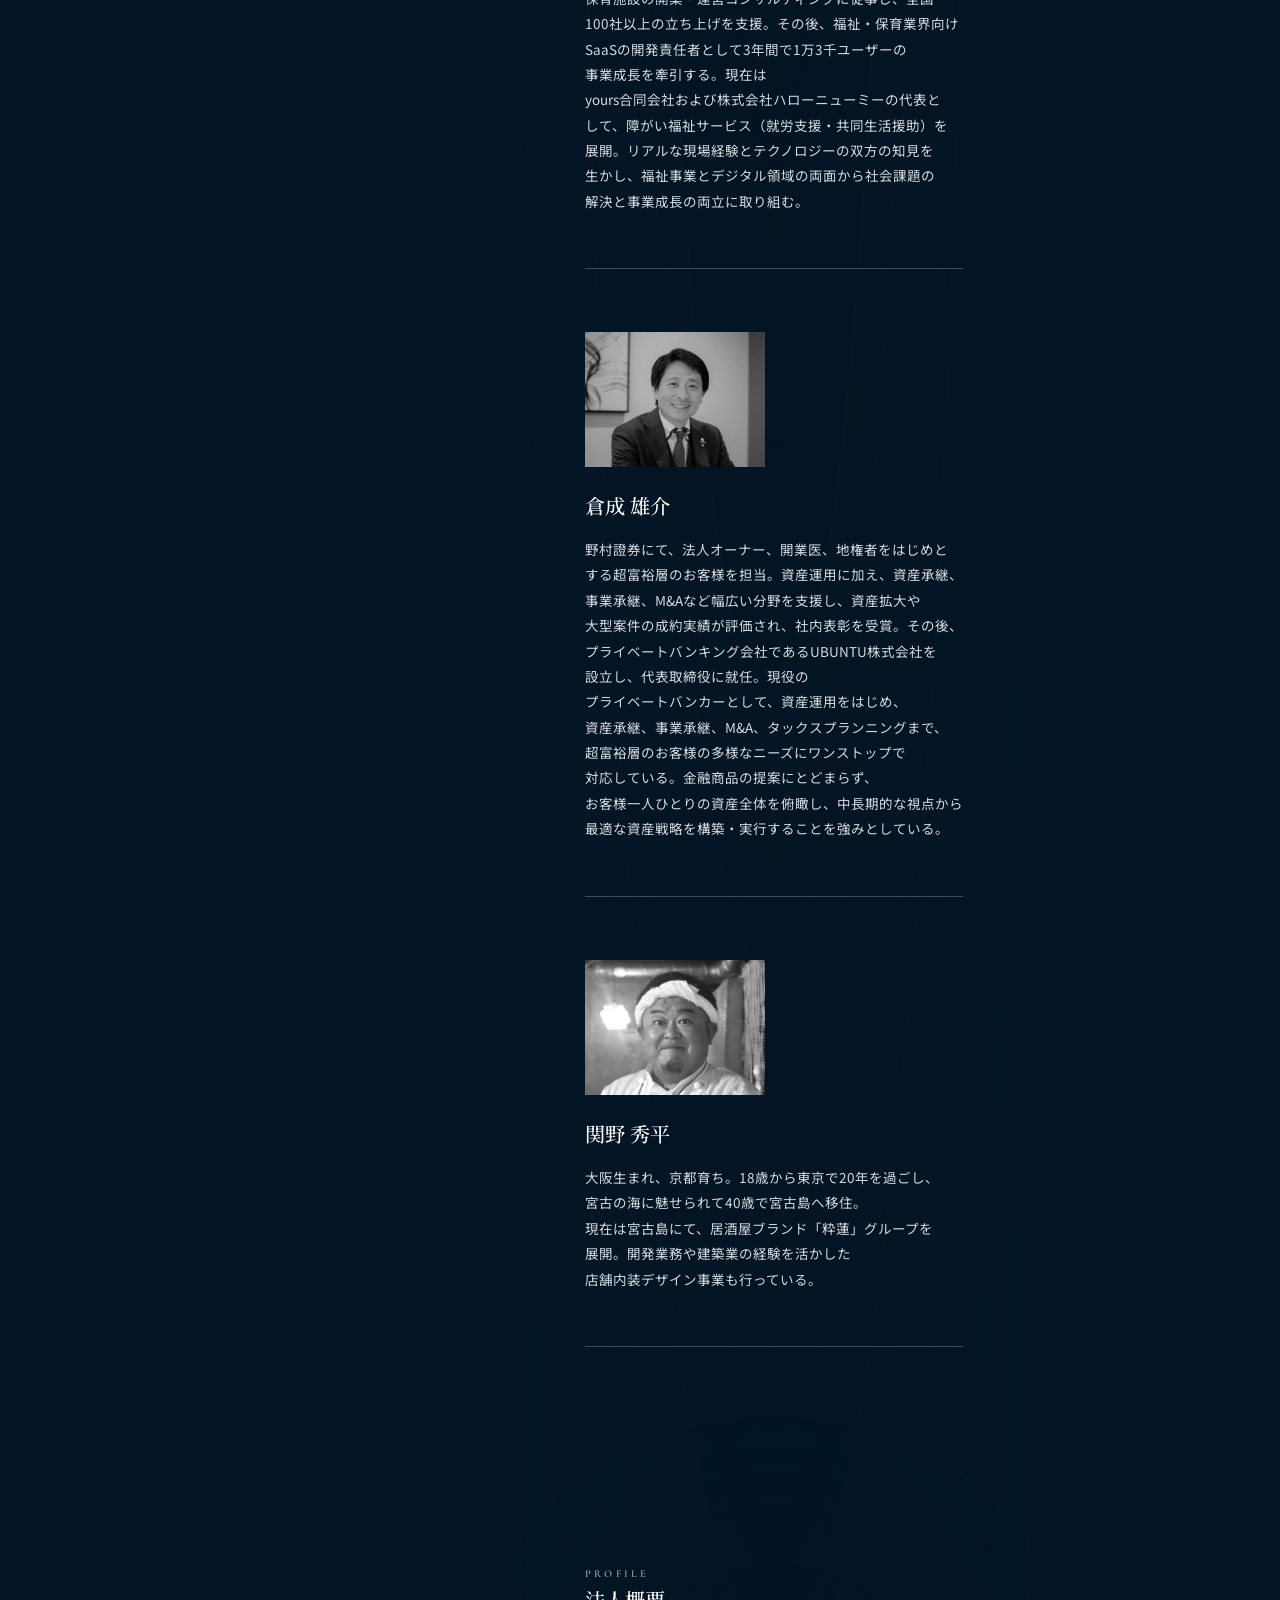
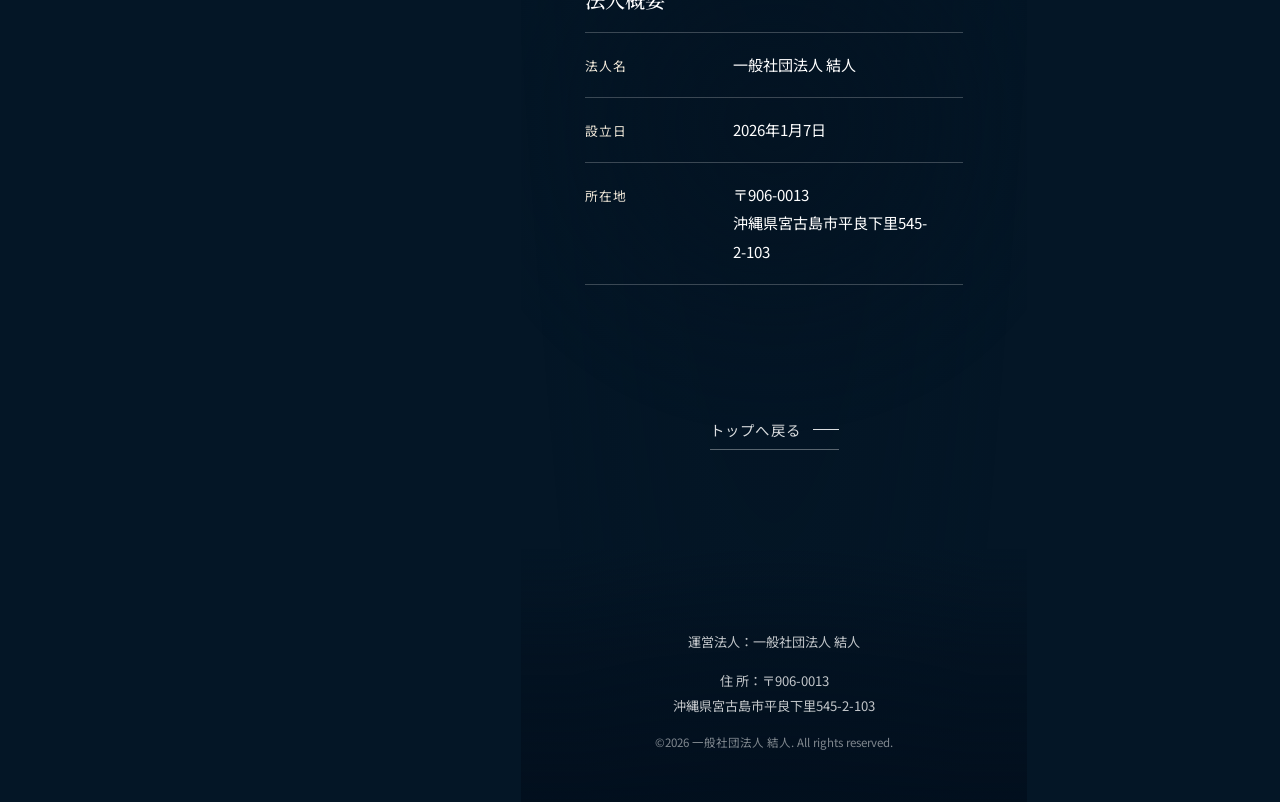
<file: about.html>
<!DOCTYPE html>
<html lang="ja">
<head>
  <meta charset="UTF-8">
  <meta name="viewport" content="width=device-width, initial-scale=1.0">
  <meta name="robots" content="noindex, nofollow">
  <meta name="description" content="一般社団法人 結人の運営法人情報と理事紹介ページです。">
  <title>運営法人｜一般社団法人 結人</title>
  <link rel="icon" href="assets/favicon.png" type="image/png">
  <link rel="stylesheet" href="style_motion.css?v=260925-mobile-2">
  <link rel="preconnect" href="https://fonts.googleapis.com">
  <link rel="preconnect" href="https://fonts.gstatic.com" crossorigin>
  <link href="https://fonts.googleapis.com/css2?family=Noto+Sans+JP:wght@300;400;500;700&family=Noto+Serif+JP:wght@400;500;600&family=Cormorant+Garamond:wght@400;500;600&display=swap" rel="stylesheet">
  <style>
    /* ══════════════════════════════════════════════════════════
       運営法人ページ｜トップと同じ土台（style_dive-a.css）に乗せる。

       ■ トップとの違いはひとつだけ
         トップは映像がスクロールで動く。ここは静止画で止まっている。
         下層まで動かすと体験が重なるうえ、6.4MBの映像を全ページで
         読ませることになるため（2026-09-05 に決めた）。
       ══════════════════════════════════════════════════════════ */

    /* 水の色は固定。トップのように深さで変わらない */
    .dive-tint { opacity: 0.44; }

    /* ── 入口｜法人名とひとこと ───────────────────────── */
    .sc--head { justify-content: center; text-align: center; min-height: 78svh; }
    .head__inner { width: 100%; }
    .head__logo {
      width: min(280px, 72%);
      margin: 0 auto 30px;
      filter: brightness(0) invert(1);
      opacity: 0.94;
    }
    .head__lead {
      margin: 0;
      font-size: var(--fs-small);
      line-height: 2.05;
      color: rgba(255, 255, 255, 0.86);
    }

    /* ── 理事｜写真と紹介文を一人ずつ続け、紹介文のない理事を最後に並べる ── */
    .members { display: grid; gap: clamp(42px, 7vh, 72px); }
    .profile {
      display: grid;
      gap: 12px;
      padding-bottom: clamp(36px, 6vh, 64px);
      border-bottom: 1px solid rgba(255, 255, 255, 0.24);
    }
    .profile__photo { margin: 0 0 8px; width: min(100%, 180px); }
    .profile--lead .profile__photo { width: min(100%, 220px); }
    .profile__photo img {
      width: 100%;
      height: clamp(144px, 18vh, 176px);
      object-fit: cover;
      object-position: center 22%;
    }
    .profile:not(.profile--lead) .profile__photo img { height: clamp(112px, 15vh, 144px); }
    .member__name {
      margin: 14px 0 0;
      font-family: var(--font-serif);
      font-size: var(--fs-sub);
      font-weight: 500;
      letter-spacing: 0.04em;
    }
    .member__role {
      margin: 2px 0 0;
      font-size: var(--fs-label);
      letter-spacing: 0.14em;
      color: var(--sand);
    }
    .member-grid {
      display: grid;
      grid-template-columns: 1fr 1fr;
      gap: 22px 18px;
    }
    .member-grid figure { margin: 0; width: min(100%, 180px); }
    .member-grid img {
      width: 100%;
      height: clamp(112px, 15vh, 144px);
      object-fit: cover;
      object-position: center 22%;
    }
    .members img.member-photo--mono { filter: grayscale(1); }
    /* ── 理事プロフィール｜読み物として罫線で区切る ───────── */
    .profile .profile__role {
      margin: 0;
      font-family: var(--font-en);
      font-size: 0.82rem;
      letter-spacing: 0.2em;
      color: var(--sand);
    }
    .profile__name {
      margin: 0;
      font-family: var(--font-serif);
      font-size: var(--fs-sub);
      font-weight: 500;
    }
    .profile .profile__meta {
      margin: 0;
      padding-left: 16px;
      border-left: 1px solid rgba(255, 255, 255, 0.34);
      font-size: var(--fs-small);
      line-height: 1.95;
      color: rgba(255, 255, 255, 0.78);
    }
    .profile p { margin: 0; font-size: var(--fs-small); color: rgba(255, 255, 255, 0.84); }
    .profile__links { margin: 4px 0 0; padding: 0; list-style: none; display: grid; gap: 7px; }
    .profile__links a {
      display: inline-flex;
      align-items: center;
      gap: 9px;
      padding-bottom: 3px;
      border-bottom: 1px solid rgba(255, 255, 255, 0.34);
      font-size: var(--fs-small);
      transition: border-color 400ms ease;
    }
    .profile__links a::after { content: ''; width: 16px; height: 1px; background: currentColor; }
    .profile__links a:hover { border-color: #fff; }

    /* ── 締め｜トップへ戻る ───────────────────────────── */
    .sc--back { justify-content: center; text-align: center; min-height: 0; padding-block: clamp(40px, 6vh, 74px) clamp(70px, 11vh, 130px); }

    @media (min-width: 768px) {
      .member-grid { gap: 24px 20px; }
    }

    /* ⚠️ 広い画面では左下にロゴが固定で出るので、入口のロゴは消す。
       両方出すと同じロゴが2つ並ぶ（フッターのロゴと同じ理由）。 */
    @media (min-width: 1100px) {
      .head__logo { display: none; }
      .sc--head { min-height: 66svh; }
    }
  </style>
</head>
<body>

  <!-- 背景。トップと同じ組み方だが、動かさず1コマで止めている -->
  <div class="dive-stage" aria-hidden="true">
    <div class="dive-ambient">
      <img src="assets/dive/dive-reef.jpg" alt="">
    </div>
    <div class="dive-window" id="dive-window">
      <img src="assets/dive/dive-reef.jpg" alt="">
    </div>
    <div class="dive-tint"></div>
  </div>

  <p class="side-copy" aria-hidden="true">宮古島の美しい海・文化・人を次世代へ</p>
  <a class="side-logo" href="index.html" aria-label="一般社団法人 結人 トップへ">
    <img src="assets/footer-logo.png" alt="">
  </a>

  <header class="site-header" id="top">
    <div class="site-header__inner">
      <a class="brand" href="index.html" aria-label="一般社団法人 結人 トップへ">YUINCHU</a>
      <nav class="global-nav" id="global-nav" aria-label="サイトナビゲーション">
        <a href="index.html">TOP</a>
        <a href="index.html#philosophy">PHILOSOPHY</a>
        <a href="index.html#sustainability">SUSTAINABILITY</a>
        <a href="index.html#beach-clean">BEACH CLEAN</a>
        <a href="index.html#co-creation">CO-CREATION</a>
        <a href="about.html">ABOUT</a>
        <a href="index.html#contact">CONTACT</a>
      </nav>
      <button class="menu-button" id="menu-button" type="button" aria-label="メニューを開閉" aria-controls="global-nav" aria-expanded="false">
        <span></span><span></span><span></span>
      </button>
    </div>
  </header>

  <main>

    <!-- ── 1. 入口 ─────────────────────────────────────── -->
    <section class="sc sc--head" aria-labelledby="about-title">
      <div class="head__inner readable">
        <img class="head__logo" src="assets/footer-logo.png" alt="">
        <h1 class="t-lead" id="about-title" lang="ja">運営法人</h1>
        <p class="head__lead">宮古島の美しい海と文化、人とのつながりを未来へつなぐために活動する地域共創団体です。</p>
      </div>
    </section>

    <!-- ── 2. 理事紹介｜写真と紹介文を一人ずつ、紹介文のない理事は最後に ── -->
    <section class="sc sc--members" aria-labelledby="members-title">
      <div class="readable">
        <p class="rail rail--flat" aria-hidden="true">BOARD MEMBERS</p>
        <h2 class="t-lead" id="members-title" lang="ja">理事紹介</h2>
        <div class="members">
          <article class="profile profile--lead" data-motion="lines">
            <figure class="profile__photo">
              <img src="assets/directors/torizuka-kentaro-20260925.jpg" alt="鳥塚 健太郎" loading="lazy">
            </figure>
            <p class="profile__role">Representative · 代表理事</p>
            <h3 class="profile__name" lang="ja">鳥塚 健太郎</h3>
            <p class="profile__meta">歯科医師<br>医療法人社団聚楽会 理事長<br>企業主導型保育園UHU KIDS 理事長<br>子ども食堂UHU HOUSE 代表</p>
            <p>2012年、埼玉県に「とりづか歯科医院」を開院。医療法人へと成長させ、理事長として法人経営を担う。小児歯科「DENTAL KIDS TOWN」の開設をはじめ、歯科附属保育園「UHU KIDS」、子ども食堂「UHU HOUSE」の運営、就労支援事業など、歯科医療の枠を越えて子どもや地域を支える活動にも力を注いでいる。また、宮古島では従業員の福利厚生を目的としたマリン事業に携わる一方、ビーチクリーンなど海洋環境の保全活動にも取り組む。医療・保育・福祉・地域貢献を通じて、人と人とのつながりを大切にしながら「受けた恩を次の世代へつなぐ」ことをライフワークとしている。</p>
          </article>
          <article class="profile" data-motion="lines">
            <figure class="profile__photo">
              <img src="assets/directors/kanazawa-daiki.jpg" alt="金沢 大基" loading="lazy">
            </figure>
            <h3 class="profile__name" lang="ja">金沢 大基</h3>
            <p>株式会社iD／株式会社cica 代表取締役。JTB、広告会社、メディア会社を経て2013年に株式会社iDを創業。旅・食・地域をテーマに事業を展開し、2019年には害獣扱いされていた広島県安芸高田市の鹿を「Premium DEER 安芸高田鹿」としてブランド化。2024年に株式会社cicaを設立し地域資源を活用したプロジェクトを多数手がける。現在は食育や探究学習、地域共創を推進するとともに、宮古島の海洋環境をテーマにした新たな活動にも取り組んでいる。</p>
            <ul class="profile__links">
              <li><a href="https://id-project.jp" target="_blank" rel="noopener">株式会社iD</a></li>
              <li><a href="https://cica-project.jp" target="_blank" rel="noopener">株式会社cica</a></li>
            </ul>
          </article>
          <article class="profile" data-motion="lines">
            <figure class="profile__photo">
              <img src="assets/directors/sekino-yuya.jpg" alt="関野 佑也" loading="lazy">
            </figure>
            <h3 class="profile__name" lang="ja">関野 佑也</h3>
            <p class="profile__meta">中小企業診断士（経済産業大臣登録）<br>東京都活性化協議会専門家<br>株式会社MCO Lotus代表取締役<br>株式会社wildside執行役員</p>
            <p>飲食、宿泊業専門経営コンサルタントとして、事業再生から組織改革、経営戦略立案まで行う。プロデューサーとして映画製作を行っており、宮古島では、マリンショップ、居酒屋ブランド粋蓮を展開。2026年5月からDMMオンラインサロンを開設、「現場で使える経営学」を展開している。</p>
            <ul class="profile__links">
              <li><a href="https://www.mco-lotus.com" target="_blank" rel="noopener">株式会社MCO Lotus</a></li>
              <li><a href="https://owakarenouta-movie.com" target="_blank" rel="noopener">株式会社wildside</a></li>
              <li><a href="https://lounge.dmm.com/detail/10119/" target="_blank" rel="noopener">DMMオンラインサロン</a></li>
            </ul>
          </article>
          <article class="profile" data-motion="lines">
            <figure class="profile__photo">
              <img src="assets/directors/koga-yutaro.jpg" alt="古賀 裕太郎" loading="lazy">
            </figure>
            <h3 class="profile__name" lang="ja">古賀 裕太郎</h3>
            <p>ホテルやレストランの店舗開発・マネジメント、設計事務所での空間設計・開発経験を経て、福祉・保育施設の開業・運営コンサルティングに従事し、全国100社以上の立ち上げを支援。その後、福祉・保育業界向けSaaSの開発責任者として3年間で1万3千ユーザーの事業成長を牽引する。現在はyours合同会社および株式会社ハローニューミーの代表として、障がい福祉サービス（就労支援・共同生活援助）を展開。リアルな現場経験とテクノロジーの双方の知見を生かし、福祉事業とデジタル領域の両面から社会課題の解決と事業成長の両立に取り組む。</p>
          </article>
          <article class="profile" data-motion="lines">
            <figure class="profile__photo">
              <img class="member-photo--mono" src="assets/directors/kuranari-yusuke.jpg" alt="倉成 雄介" loading="lazy">
            </figure>
            <h3 class="profile__name" lang="ja">倉成 雄介</h3>
            <p>野村證券にて、法人オーナー、開業医、地権者をはじめとする超富裕層のお客様を担当。資産運用に加え、資産承継、事業承継、M&amp;Aなど幅広い分野を支援し、資産拡大や大型案件の成約実績が評価され、社内表彰を受賞。その後、プライベートバンキング会社であるUBUNTU株式会社を設立し、代表取締役に就任。現役のプライベートバンカーとして、資産運用をはじめ、資産承継、事業承継、M&amp;A、タックスプランニングまで、超富裕層のお客様の多様なニーズにワンストップで対応している。金融商品の提案にとどまらず、お客様一人ひとりの資産全体を俯瞰し、中長期的な視点から最適な資産戦略を構築・実行することを強みとしている。</p>
          </article>
          <article class="profile" data-motion="lines">
            <figure class="profile__photo">
              <img src="assets/directors/sekino-shuhei.jpg" alt="関野 秀平" loading="lazy">
            </figure>
            <h3 class="profile__name" lang="ja">関野 秀平</h3>
            <p>大阪生まれ、京都育ち。18歳から東京で20年を過ごし、宮古の海に魅せられて40歳で宮古島へ移住。<br>現在は宮古島にて、居酒屋ブランド「粋蓮」グループを展開。開発業務や建築業の経験を活かした店舗内装デザイン事業も行っている。</p>
          </article>
        </div>
      </div>
    </section>

    <!-- ── 3. 法人概要 ─────────────────────────────────── -->
    <section class="sc sc--company" aria-labelledby="profile-title">
      <div class="company__inner readable" data-motion="stack">
        <p class="rail rail--flat" aria-hidden="true">PROFILE</p>
        <h2 class="t-mid" id="profile-title" lang="ja">法人概要</h2>
        <dl class="company__table">
          <div><dt>法人名</dt><dd>一般社団法人 結人</dd></div>
          <div><dt>設立日</dt><dd>2026年1月7日</dd></div>
          <div><dt>所在地</dt><dd>〒906-0013<br>沖縄県宮古島市平良下里545-2-103</dd></div>
        </dl>
      </div>
    </section>

    <!-- ── 4. 戻る ─────────────────────────────────────── -->
    <section class="sc sc--back">
      <a class="link-arrow" href="index.html#philosophy" data-motion="pop">トップへ戻る</a>
    </section>

    <footer class="footer">
      <div class="footer__inner">
        <img src="assets/footer-logo.png" alt="一般社団法人 結人" width="150">
        <p>運営法人：一般社団法人 結人</p>
        <address>住 所：〒906-0013<br>沖縄県宮古島市平良下里545-2-103</address>
        <p class="footer__copy">&copy;2026 一般社団法人 結人. All rights reserved.</p>
      </div>
    </footer>

  </main>

  <script>
    // ── メニュー ───────────────────────────────────────
    const menuButton = document.getElementById('menu-button');
    const globalNav = document.getElementById('global-nav');
    const header = document.querySelector('.site-header');

    menuButton.addEventListener('click', () => {
      const isOpen = globalNav.classList.toggle('is-open');
      menuButton.classList.toggle('is-active', isOpen);
      document.body.classList.toggle('is-menu-open', isOpen);
      menuButton.setAttribute('aria-expanded', String(isOpen));
    });
    globalNav.querySelectorAll('a').forEach((link) => {
      link.addEventListener('click', () => {
        globalNav.classList.remove('is-open');
        menuButton.classList.remove('is-active');
        document.body.classList.remove('is-menu-open');
        menuButton.setAttribute('aria-expanded', 'false');
      });
    });
    const updateHeader = () => header.classList.toggle('is-scrolled', window.scrollY > 40);
    window.addEventListener('scroll', updateHeader, { passive: true });
    updateHeader();

    // ── 文字の出現 ─────────────────────────────────────
    // 隠す指定は JS 側から当てる。JS を切っても文字は読める。
    // ⚠️ IntersectionObserver を使わない。監視が発火しないまま通り過ぎると、
    //    その節の文字が隠れたまま残る（2026-09-05 にトップで実際に起きた）。
    //    スクロールのたびに位置を見て、画面に入った／通り過ぎたものは必ず出す。
    if (!window.matchMedia('(prefers-reduced-motion: reduce)').matches) {
      const targets = document.querySelectorAll('[data-motion]');
      targets.forEach((el) => el.classList.add('mo'));
      let pending = Array.from(targets);

      const sweep = () => {
        if (!pending.length) return;
        const vh = window.innerHeight;
        pending = pending.filter((el) => {
          const rect = el.getBoundingClientRect();
          if ((rect.top < vh * 0.92 && rect.bottom > 0) || rect.bottom <= 0) {
            el.classList.add('is-in');
            return false;
          }
          return true;
        });
      };

      let ticking = false;
      const onScroll = () => {
        if (ticking) return;
        ticking = true;
        requestAnimationFrame(() => { sweep(); ticking = false; });
      };
      window.addEventListener('scroll', onScroll, { passive: true });
      window.addEventListener('resize', onScroll);
      sweep();
    }
  </script>
</body>
</html>
</file>
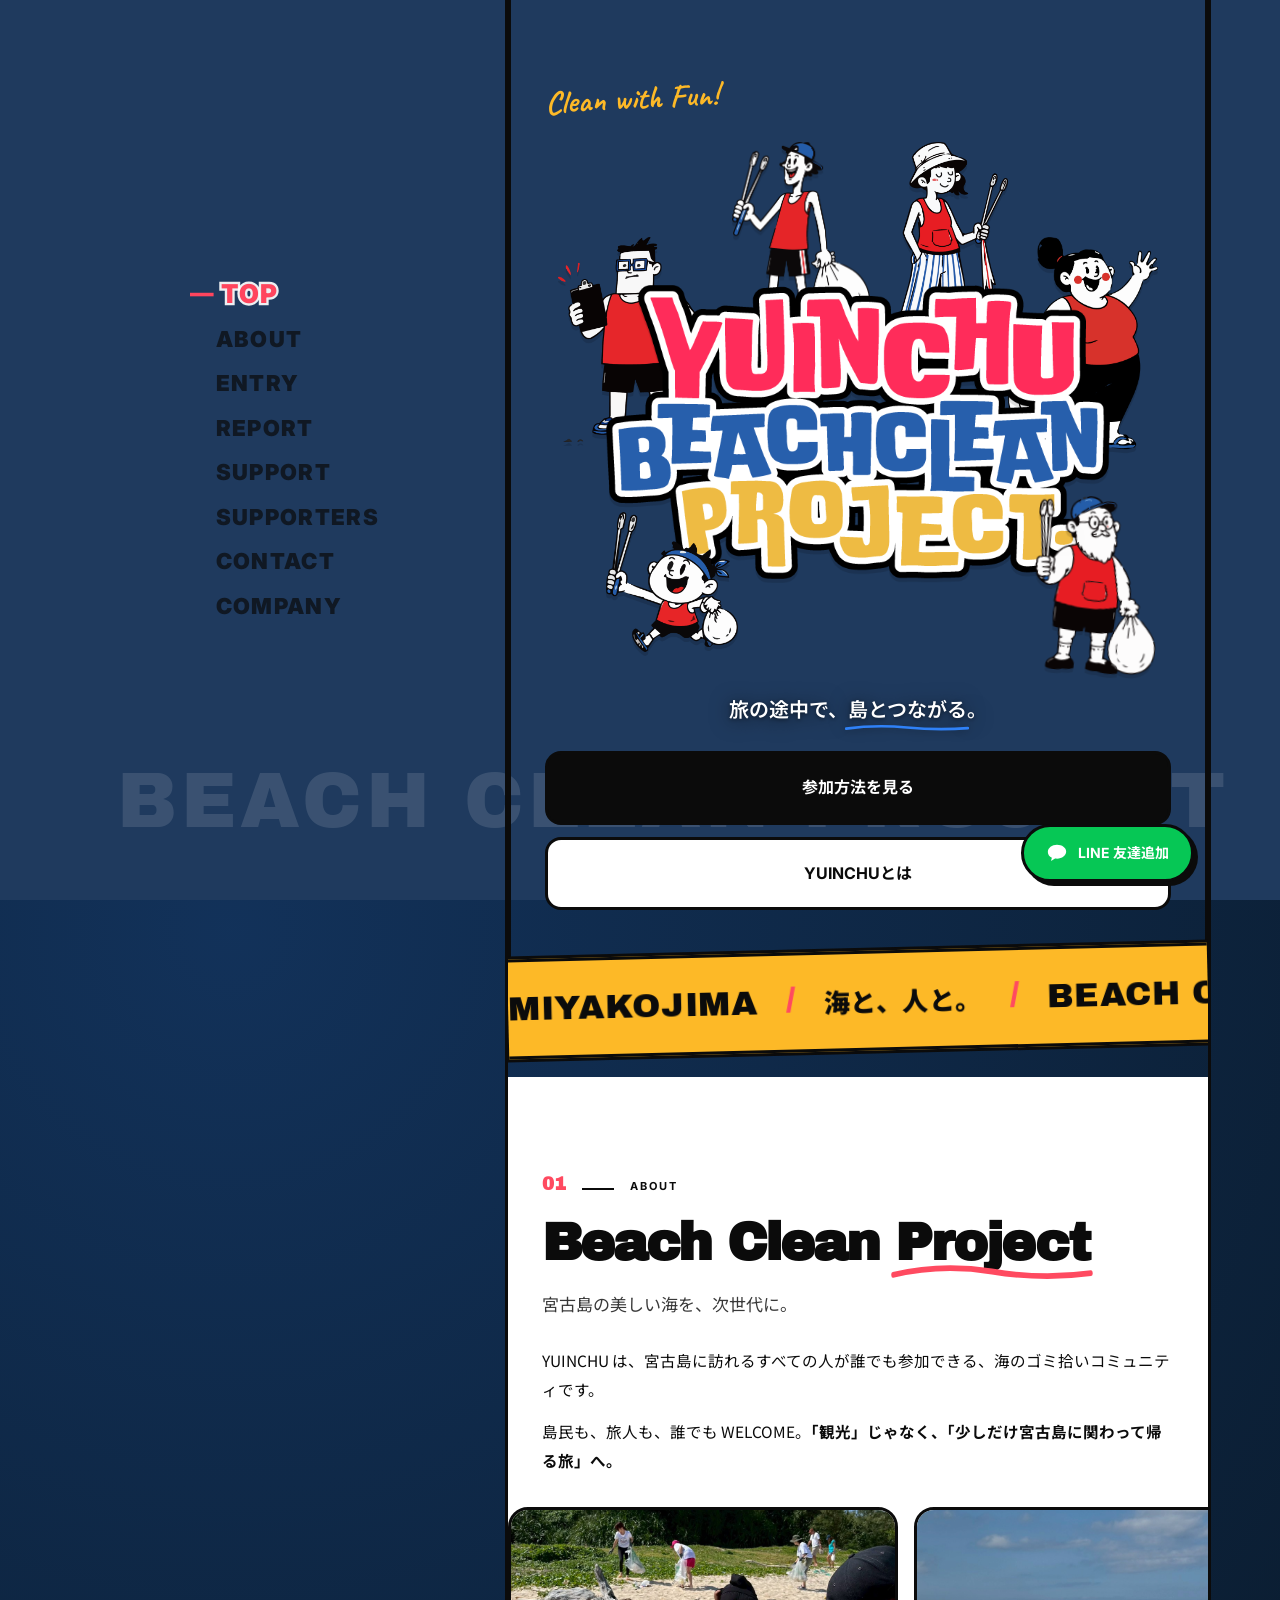
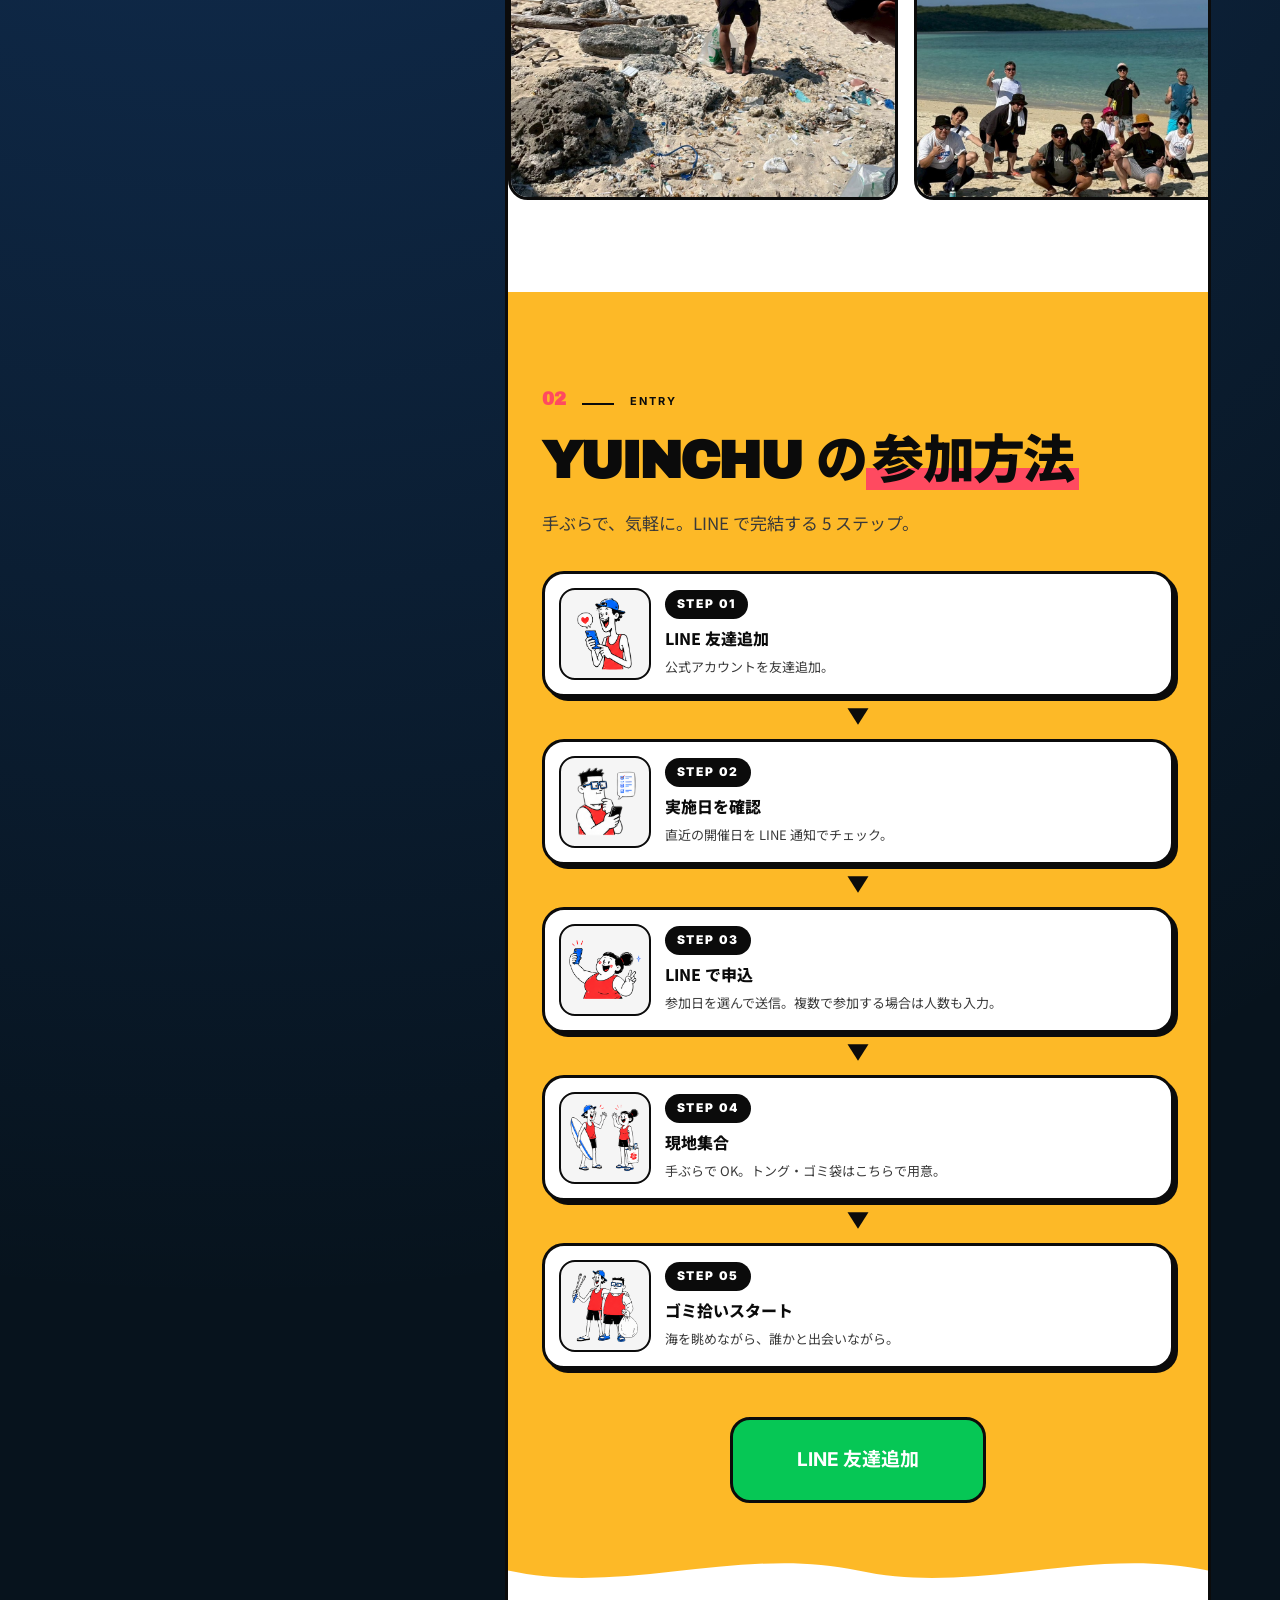
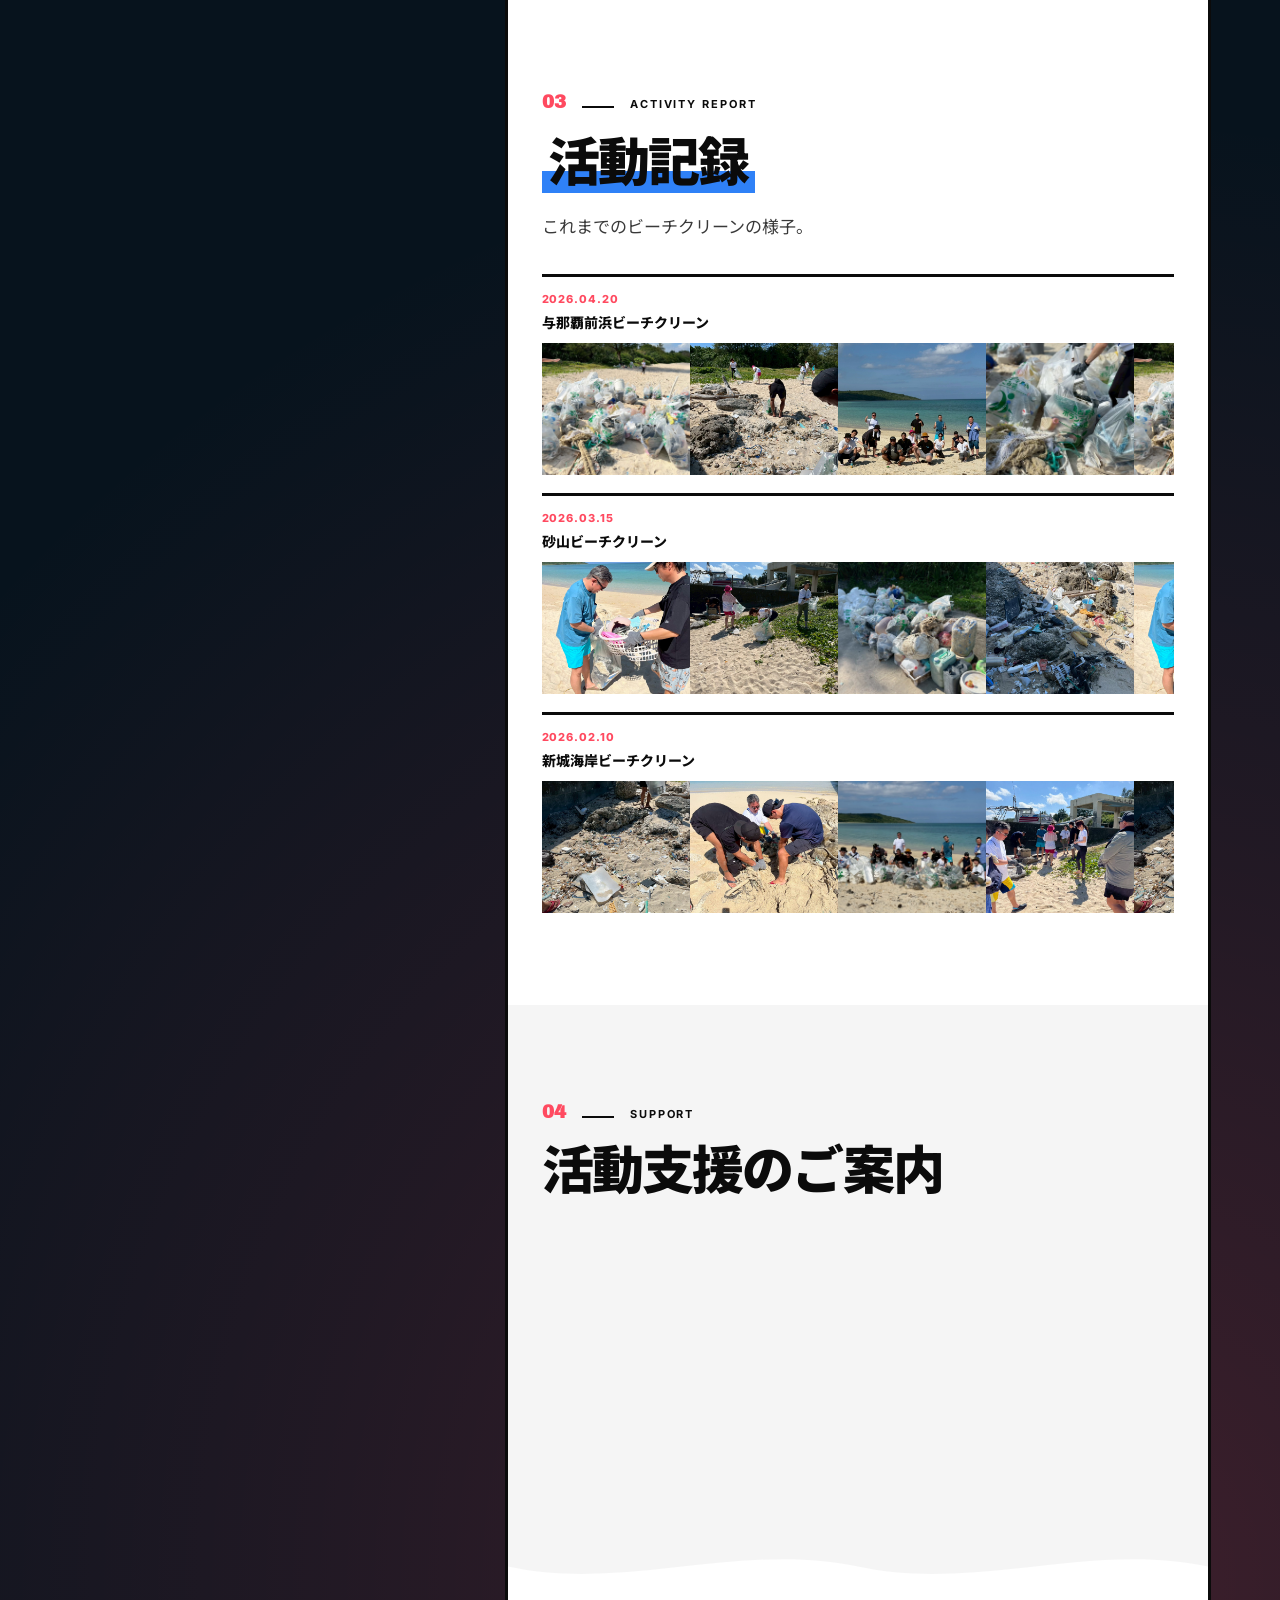
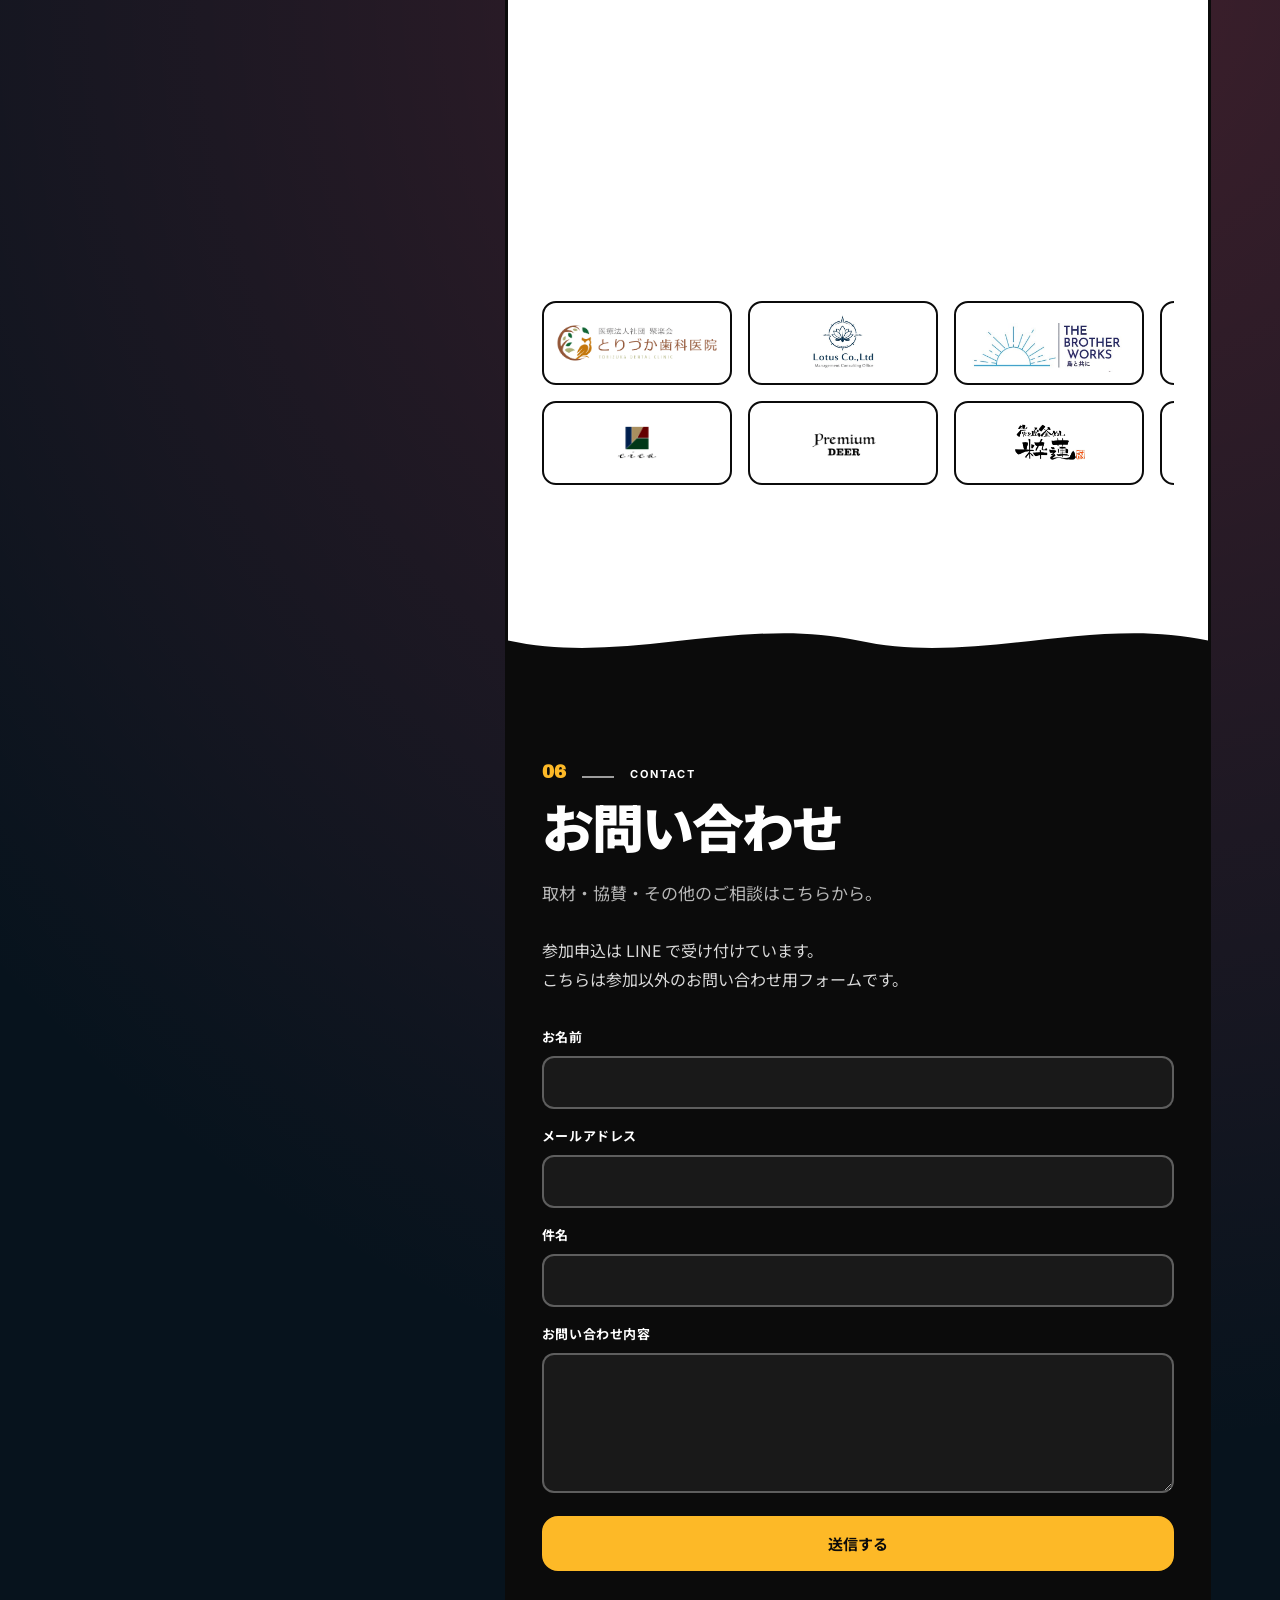
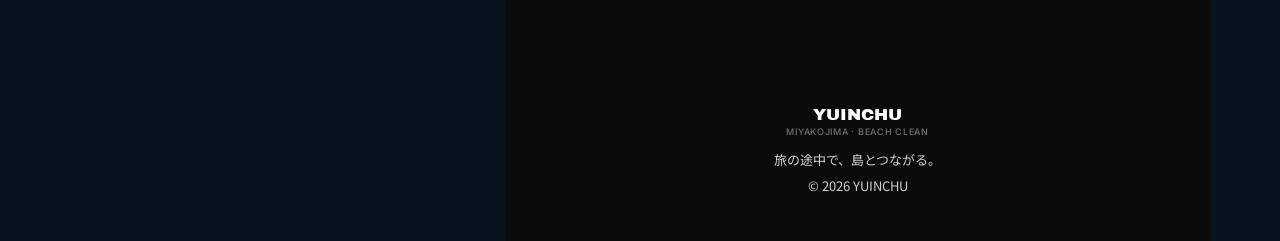
<file: beach-clean.html>
<!doctype html>
<html lang="ja">
<head>
<meta charset="UTF-8">
<meta name="viewport" content="width=device-width, initial-scale=1">
  <meta name="robots" content="noindex, nofollow">
<title>YUINCHU | MIYAKOJIMA Beach-Clean Community</title>
<meta name="description" content="宮古島に訪れるすべての人が誰でも参加できる、海のゴミ拾いコミュニティ。旅の途中で、島とつながる。">
<meta property="og:title" content="YUINCHU | MIYAKOJIMA Beach-Clean Community">
<meta property="og:description" content="旅の途中で、島とつながる。宮古島の海を次世代へ。">
<meta property="og:type" content="website">
<meta property="og:locale" content="ja_JP">
<meta name="twitter:card" content="summary_large_image">
<link rel="preconnect" href="https://fonts.googleapis.com">
<link rel="preconnect" href="https://fonts.gstatic.com" crossorigin>
<style>
@import url('https://fonts.googleapis.com/css2?family=Archivo+Black&family=Caveat:wght@500;700&family=Inter:wght@400;500;600;700;900&family=Noto+Sans+JP:wght@400;500;700;900&display=swap');

:root {
  --c-bg: #FFFFFF;
  --c-ink: #0B0B0B;
  --c-text: #393939;
  --c-muted: #717171;
  --c-red: #FF4A60;
  --c-blue: #2F81F7;
  --c-yellow: #FDB927;
  --c-line: #06C755;
  --c-border: #0B0B0B;
  --c-soft: #F5F5F5;

  --r-card: 32px;
  --r-pill: 999px;
  --r-md: 16px;

  --b-thick: 3px;
  --b-thin: 2px;

  --shadow-card: 8px 8px 0 0 var(--c-border);
  --shadow-card-sm: 4px 4px 0 0 var(--c-border);

  --max-w: 1200px;
  --gutter: clamp(16px, 4vw, 32px);
  --section-y: clamp(56px, 8vw, 96px);

  --font-display: "Archivo Black", "Noto Sans JP", "Hiragino Kaku Gothic ProN", sans-serif;
  --font-meta: "Inter", "Noto Sans JP", system-ui, sans-serif;
  --font-jp: "Noto Sans JP", "Hiragino Kaku Gothic ProN", "Hiragino Sans", "Meiryo", sans-serif;
  --font-hand: "Caveat", "Noto Sans JP", cursive;

  --ease-out: cubic-bezier(.2, .7, .2, 1);
}

*, *::before, *::after { box-sizing: border-box; }
html { scroll-behavior: smooth; overflow-x: hidden; }
body {
  margin: 0;
  background: var(--c-bg);
  color: var(--c-ink);
  font-family: var(--font-jp);
  font-size: 16px;
  line-height: 1.7;
  -webkit-font-smoothing: antialiased;
  overflow-x: hidden;
  width: 100%;
}
img { max-width: 100%; display: block; }
a { color: inherit; text-decoration: none; }
ol, ul { list-style: none; padding: 0; margin: 0; }

.container {
  width: 100%;
  max-width: var(--max-w);
  margin: 0 auto;
  padding-inline: var(--gutter);
}

/* Handwriting accent — Latin only (Japanese auto-falls-back through stack) */
.hand {
  font-family: var(--font-hand);
  font-weight: 700;
  font-style: normal;
}
.tilt-l { display: inline-block; transform: rotate(-4deg); }
.tilt-r { display: inline-block; transform: rotate(3deg); }

/* SVG hand-drawn underline (utility) */
.uline {
  position: relative;
  display: inline-block;
  white-space: nowrap;
}
.uline::after {
  content: "";
  position: absolute;
  left: -2%;
  right: -2%;
  bottom: -.18em;
  height: .35em;
  background: no-repeat center / 100% 100% url("data:image/svg+xml;utf8,<svg xmlns='http://www.w3.org/2000/svg' viewBox='0 0 200 12' preserveAspectRatio='none'><path d='M2 8 Q 50 1 100 6 T 198 7' fill='none' stroke='%23FF4A60' stroke-width='3.5' stroke-linecap='round'/></svg>");
  pointer-events: none;
}
.uline--blue::after { background-image: url("data:image/svg+xml;utf8,<svg xmlns='http://www.w3.org/2000/svg' viewBox='0 0 200 12' preserveAspectRatio='none'><path d='M2 8 Q 50 1 100 6 T 198 7' fill='none' stroke='%232F81F7' stroke-width='4.5' stroke-linecap='round'/></svg>"); }
.fv__sub .uline--blue::after { filter: drop-shadow(0 1px 4px rgba(0,0,0,.3)); }
.uline--yellow::after { background-image: url("data:image/svg+xml;utf8,<svg xmlns='http://www.w3.org/2000/svg' viewBox='0 0 200 12' preserveAspectRatio='none'><path d='M2 8 Q 50 1 100 6 T 198 7' fill='none' stroke='%23FDB927' stroke-width='4' stroke-linecap='round'/></svg>"); }

/* Scroll reveal */
.reveal {
  opacity: 0;
  transform: translateY(24px);
  transition: opacity .7s var(--ease-out), transform .7s var(--ease-out);
}
.reveal.is-visible { opacity: 1; transform: none; }
.reveal[data-stagger="1"] { transition-delay: .08s; }
.reveal[data-stagger="2"] { transition-delay: .16s; }
.reveal[data-stagger="3"] { transition-delay: .24s; }
.reveal[data-stagger="4"] { transition-delay: .32s; }
.visually-hidden {
  position: absolute !important;
  width: 1px;
  height: 1px;
  padding: 0;
  margin: -1px;
  overflow: hidden;
  clip: rect(0, 0, 0, 0);
  white-space: nowrap;
  border: 0;
}

/* Keyframes */
@keyframes float-y { 0%, 100% { transform: translateY(0); } 50% { transform: translateY(-10px); } }
@keyframes wiggle { 0%, 100% { transform: rotate(0); } 25% { transform: rotate(-7deg); } 75% { transform: rotate(7deg); } }
@keyframes marquee { from { transform: translateX(0); } to { transform: translateX(-50%); } }

/* Reduced motion */
@media (prefers-reduced-motion: reduce) {
  .reveal { opacity: 1 !important; transform: none !important; transition: none !important; }
  .char-frame, .marquee__track, .fv-part, .supporters__track, .about__photos__track { animation: none !important; }
  .fv-part { opacity: 1 !important; transform: none !important; }
}

/* Buttons */
.btn {
  display: inline-flex;
  align-items: center;
  justify-content: center;
  gap: 8px;
  padding: 14px 28px;
  border: var(--b-thick) solid var(--c-border);
  border-radius: var(--r-md);
  font-family: var(--font-meta);
  font-weight: 700;
  font-size: 15px;
  cursor: pointer;
  transition: transform .15s ease, box-shadow .15s ease;
  background: var(--c-bg);
  color: var(--c-ink);
}
.btn:hover { transform: translate(-2px, -2px); box-shadow: var(--shadow-card-sm); }
.btn:disabled {
  opacity: .55;
  cursor: not-allowed;
  transform: none;
  box-shadow: none;
}
.btn:focus-visible, a:focus-visible {
  outline: 3px solid var(--c-yellow);
  outline-offset: 3px;
  border-radius: 4px;
}
.form .btn:focus-visible, .form a:focus-visible { outline-color: var(--c-yellow); }
.btn--primary { background: var(--c-ink); color: #fff; }
.btn--line { background: var(--c-line); color: #fff; }
.btn--yellow { background: var(--c-yellow); color: var(--c-ink); }
.btn--lg {
  padding: clamp(18px, 2.2vw, 24px) clamp(36px, 5vw, 64px);
  font-size: clamp(16px, 1.6vw, 19px);
  border-radius: 20px;
  gap: 12px;
}
.btn--lg svg { width: 22px; height: 22px; }

/* Floating CTA */
.floating-cta {
  position: fixed;
  z-index: 80;
  bottom: clamp(16px, 3vw, 28px);
  right: clamp(16px, 3vw, 28px);
  display: inline-flex;
  align-items: center;
  gap: 10px;
  padding: 14px 22px;
  background: var(--c-line);
  color: #fff;
  border: var(--b-thick) solid var(--c-border);
  border-radius: var(--r-pill);
  font-family: var(--font-meta);
  font-weight: 700;
  font-size: 14px;
  box-shadow: 4px 4px 0 var(--c-border);
  transition: transform .15s var(--ease-out), box-shadow .15s var(--ease-out);
  text-decoration: none;
}
.floating-cta:hover { transform: translate(-2px, -2px); box-shadow: 6px 6px 0 var(--c-border); }
.floating-cta:focus-visible { outline: 3px solid var(--c-yellow); outline-offset: 4px; }
.floating-cta__icon {
  width: 22px;
  height: 22px;
  display: inline-flex;
  align-items: center;
  justify-content: center;
}
@media (max-width: 540px) {
  .floating-cta {
    left: 12px;
    right: 12px;
    bottom: 12px;
    justify-content: center;
    padding: 16px 22px;
    font-size: 15px;
  }
}
/* Hide near footer/form to avoid covering the inline form CTA */
.floating-cta.is-hidden { transform: translateY(120%); pointer-events: none; opacity: 0; }

/* Skip link */
.skip-link {
  position: absolute;
  top: -40px;
  left: 8px;
  z-index: 100;
  padding: 8px 16px;
  background: var(--c-ink);
  color: #fff;
  border-radius: 8px;
  font-weight: 700;
  font-size: 14px;
  transition: top .15s ease;
}
.skip-link:focus { top: 8px; outline: 3px solid var(--c-yellow); }

/* Highlight inline */
.hl {
  display: inline-block;
  padding: 0 10px;
  color: #fff;
  border: var(--b-thin) solid var(--c-border);
  border-radius: 8px;
  line-height: 1.2;
}
.hl--red { background: var(--c-red); }
.hl--blue { background: var(--c-blue); }
.hl--yellow { background: var(--c-yellow); color: var(--c-ink); }

/* Header */
.site-header {
  position: sticky;
  top: 0;
  z-index: 50;
  background: var(--c-bg);
  border-bottom: var(--b-thick) solid var(--c-border);
}
.site-header__inner {
  display: flex;
  align-items: center;
  justify-content: space-between;
  gap: 8px;
  padding-block: 12px;
  min-width: 0;
}
.brand {
  font-family: var(--font-display);
  font-weight: 400;
  font-size: 18px;
  letter-spacing: 0.02em;
  line-height: 1.1;
  white-space: nowrap;
  min-width: 0;
}
.brand small {
  display: block;
  font-family: var(--font-meta);
  font-size: 10px;
  font-weight: 500;
  letter-spacing: .15em;
  color: var(--c-muted);
  margin-top: 2px;
  white-space: nowrap;
}
.site-header .btn--line { flex-shrink: 0; }
@media (max-width: 720px) {
  .site-header__inner { padding-block: 10px; }
  .brand { font-size: 14px; letter-spacing: 0; }
  .brand small { font-size: 8px; letter-spacing: .08em; margin-top: 1px; }
  .site-header .btn--line { padding: 9px 14px; font-size: 12px; }
}
@media (max-width: 480px) {
  .brand { font-size: 12px; }
  .brand small { font-size: 7px; letter-spacing: .06em; }
  .site-header .btn--line { padding: 8px 12px; font-size: 11px; }
}
@media (max-width: 360px) {
  .brand { font-size: 11px; }
  .brand small { display: none; }
  .site-header .btn--line { padding: 7px 10px; font-size: 11px; }
}

/* Section */
section { padding: var(--section-y) 0; }
.section-label {
  display: inline-flex;
  align-items: baseline;
  gap: 12px;
  font-family: var(--font-meta);
  font-size: 12px;
  font-weight: 700;
  letter-spacing: .22em;
  margin-bottom: 20px;
  color: var(--c-ink);
}
.section-label__num {
  font-family: var(--font-display);
  font-size: 20px;
  letter-spacing: 0;
  color: var(--c-red);
}
.section-label__rule {
  display: inline-block;
  width: 32px;
  height: 2px;
  background: var(--c-ink);
  margin: 0 4px;
}
.form .section-label__num { color: var(--c-yellow); }
.form .section-label__rule { background: rgba(255,255,255,.6); }
h1, h2, h3 { line-height: 1.25; margin: 0 0 16px; }
h1 { font-family: var(--font-display); font-weight: 400; }
h2.section-title {
  font-family: var(--font-display);
  font-weight: 900;
  font-size: clamp(34px, 6.5vw, 68px);
  margin-bottom: 12px;
  letter-spacing: -0.02em;
  line-height: 1.15;
}
h3 { font-weight: 800; }
.section-lead { color: var(--c-text); font-size: clamp(15px, 1.6vw, 18px); max-width: 640px; }

/* Wave divider (place inside section as last child for bottom transition) */
.wave-divider {
  position: absolute;
  left: 0;
  right: 0;
  bottom: -1px;
  width: 100%;
  height: clamp(32px, 4vw, 56px);
  display: block;
  pointer-events: none;
  z-index: 2;
}
.wave-divider--white { fill: var(--c-bg); }
.wave-divider--ink   { fill: var(--c-ink); }
.wave-divider--soft  { fill: var(--c-soft); }
.wave-divider--yellow { fill: var(--c-yellow); }
.has-wave-bottom { padding-bottom: clamp(120px, 14vw, 200px); }

/* Title marker (highlighter swipe behind colored word) */
.title-mark {
  display: inline-block;
  background-repeat: no-repeat;
  background-position: 0 100%;
  background-size: 100% 38%;
  padding: 0 .12em;
  line-height: 1.15;
}
.title-mark--red    { background-image: linear-gradient(var(--c-red),    var(--c-red));    color: var(--c-ink); }
.title-mark--blue   { background-image: linear-gradient(var(--c-blue),   var(--c-blue));   color: var(--c-ink); }
.title-mark--yellow { background-image: linear-gradient(var(--c-yellow), var(--c-yellow)); color: var(--c-ink); }

/* Fixed background video (out of FV, attached to viewport) */
.bg-video {
  position: fixed;
  inset: 0;
  width: 100vw;
  height: 100vh;
  object-fit: cover;
  z-index: 0;
  pointer-events: none;
  transform: translateZ(0);
  background: #1f3a5e;
}

/* Section background defaults — needed to cover the fixed video below */
section, .marquee, .site-header, .site-footer { position: relative; z-index: 1; }
section { background: var(--c-bg); }


/* FV */
.fv {
  background: transparent;
  padding: 0;
  min-height: clamp(560px, 86vh, 880px);
  overflow: hidden;
  display: flex;
  align-items: center;
  color: #fff;
  border-bottom: var(--b-thick) solid var(--c-border);
}
.fv__inner {
  position: relative;
  z-index: 2;
  width: 100%;
  padding-top: clamp(16px, 4vw, 72px);
  padding-bottom: clamp(64px, 10vw, 140px);
}
.fv__copy {
  max-width: 760px;
  position: relative;
  z-index: 2;
  text-align: center;
}
/* Top row: tag (left) + stamp (right) — completely above the title block */
.fv__top {
  display: flex;
  align-items: center;
  justify-content: space-between;
  gap: 12px;
  margin-bottom: clamp(8px, 2vw, 28px);
  flex-wrap: wrap;
}

.fv__assembly {
  position: relative;
  width: min(100%, 620px);
  aspect-ratio: 1.13 / 1;
  margin: 0 auto clamp(16px, 3vw, 28px);
  isolation: isolate;
}
.fv-part {
  position: absolute;
  display: block;
  width: auto;
  height: auto;
  pointer-events: none;
  user-select: none;
  opacity: 0;
  transform: translateY(18px) scale(.9) rotate(var(--fv-rotate, 0deg));
  animation: fv-pop .72s cubic-bezier(.2,.9,.2,1.12) forwards;
  filter: drop-shadow(0 4px 0 rgba(0,0,0,.12));
  transform-origin: center bottom;
}
.fv-part--logo {
  left: 8%;
  top: 28%;
  width: 84%;
  z-index: 4;
  animation-delay: .16s;
}
.fv-part--01 {
  left: 29%;
  top: 1%;
  width: 23%;
  z-index: 3;
  animation-delay: .42s;
}
.fv-part--02 {
  left: 57%;
  top: 1%;
  width: 18%;
  z-index: 3;
  animation-delay: .6s;
}
.fv-part--03 {
  left: 0;
  top: 19%;
  width: 25%;
  z-index: 2;
  animation-delay: .78s;
}
.fv-part--04 {
  right: 0;
  top: 19%;
  width: 25%;
  z-index: 2;
  animation-delay: .96s;
}
.fv-part--05 {
  left: 8%;
  bottom: 3%;
  width: 22%;
  z-index: 5;
  animation-delay: 1.14s;
}
.fv-part--06 {
  right: 1%;
  bottom: -1%;
  width: 22%;
  z-index: 5;
  animation-delay: 1.32s;
  --fv-rotate: 7deg;
}
@keyframes fv-pop {
  0% { opacity: 0; transform: translateY(18px) scale(.9) rotate(var(--fv-rotate, 0deg)); }
  72% { opacity: 1; transform: translateY(-4px) scale(1.03) rotate(var(--fv-rotate, 0deg)); }
  100% { opacity: 1; transform: translateY(0) scale(1) rotate(var(--fv-rotate, 0deg)); }
}

/* JP subtitle next to CAMP — vertical center alignment with CAMP */
.fv__sub-jp {
  display: inline-block;
  font-family: var(--font-jp);
  font-weight: 900;
  font-size: clamp(20px, 3.8vw, 48px);
  letter-spacing: -.02em;
  margin-left: clamp(8px, 1vw, 14px);
  vertical-align: middle;
  text-shadow: 0 2px 8px rgba(255,255,255,.5);
  white-space: nowrap;
  /* lift slightly to optically center against CAMP's cap height */
  transform: translateY(-.18em);
}
@media (max-width: 720px) {
  .fv__sub-jp {
    display: block;
    margin-left: 0;
    margin-top: 4px;
    font-size: clamp(16px, 5vw, 24px);
    transform: none;
    line-height: 1.2;
  }
}

.fv__tag {
  display: inline-block;
  font-family: var(--font-hand);
  font-weight: 700;
  font-size: clamp(24px, 3vw, 36px);
  color: var(--c-yellow);
  transform: rotate(-3deg);
  margin-bottom: 0;
}
.fv__sub {
  font-size: clamp(16px, 1.8vw, 20px);
  color: #fff;
  margin: 0 auto clamp(20px, 4vw, 44px);
  max-width: 560px;
  font-weight: 600;
  line-height: 1.8;
  text-shadow: 0 2px 20px rgba(0,0,0,.6), 0 1px 4px rgba(0,0,0,.5);
}
.fv__sub .hl--blue { color: #fff; }
.fv__cta { display: flex; flex-wrap: wrap; gap: clamp(12px, 1.6vw, 20px); }
.fv__cta .btn { padding: clamp(14px, 1.8vw, 20px) clamp(28px, 3.6vw, 44px); font-size: clamp(14px, 1.3vw, 16px); }
.fv__cta .btn--primary { background: var(--c-ink); color: #fff; border-color: var(--c-ink); }
.fv__cta .btn:not(.btn--primary) { background: #fff; color: var(--c-ink); border-color: var(--c-ink); }
.fv__cta .btn:not(.btn--primary):hover { background: var(--c-yellow); }
@media (max-width: 720px) {
  .fv { align-items: flex-start; min-height: 0; }
  .fv__inner {
    padding-top: clamp(12px, 4vw, 32px);
    padding-bottom: clamp(24px, 5vw, 48px);
    display: flex;
    flex-direction: column;
  }
  .fv__cta { justify-content: center; }
}

/* Marquee strip */
.marquee {
  position: relative;
  left: 50%;
  width: 100vw;
  margin: clamp(-80px, -6vw, -40px) 0 clamp(24px, 4vw, 48px);
  transform: translateX(-50%) rotate(-1.2deg);
  transform-origin: center;
  border-block: var(--b-thick) solid var(--c-border);
  background: var(--c-yellow);
  overflow: hidden;
  padding: 18px 0;
  z-index: 3;
}
.marquee__track {
  display: inline-flex;
  align-items: center;
  white-space: nowrap;
  gap: 28px;
  animation: marquee 50s linear infinite;
  will-change: transform;
}
.marquee__track:hover { animation-play-state: paused; }
.marquee span {
  font-family: var(--font-display);
  font-size: clamp(22px, 3vw, 36px);
  letter-spacing: .02em;
  color: var(--c-ink);
}
.marquee .dot {
  font-family: var(--font-display);
  color: var(--c-red);
  font-size: .8em;
  line-height: 1;
  transform: translateY(-.1em);
}
.marquee .ja { font-family: var(--font-jp); font-weight: 900; font-size: clamp(18px, 2.4vw, 28px); }

/* About */
.about__intro { margin-bottom: 32px; }
.about__intro p { font-size: clamp(16px, 1.7vw, 18px); margin: 0 0 12px; }

/* About photos — infinite scroll marquee */
.about__photos {
  margin-top: 32px;
  overflow: hidden;
  margin-inline: calc(var(--gutter) * -1);
  -webkit-mask: linear-gradient(90deg, transparent 0, #000 60px, #000 calc(100% - 60px), transparent 100%);
          mask: linear-gradient(90deg, transparent 0, #000 60px, #000 calc(100% - 60px), transparent 100%);
}
.about__photos__track {
  display: flex;
  gap: 16px;
  width: max-content;
  animation: about-scroll 50s linear infinite;
  will-change: transform;
}
.about__photos:hover .about__photos__track { animation-play-state: paused; }
@keyframes about-scroll {
  from { transform: translate3d(0, 0, 0); }
  to   { transform: translate3d(-50%, 0, 0); }
}
.photo-frame {
  flex: 0 0 auto;
  width: clamp(220px, 30vw, 360px);
  aspect-ratio: 4/3;
  background: var(--c-soft);
  border: var(--b-thick) solid var(--c-border);
  border-radius: 24px;
  overflow: hidden;
  position: relative;
}
.photo-frame img {
  width: 100%;
  height: 100%;
  object-fit: cover;
  display: block;
  transition: transform .5s var(--ease-out);
}
.photo-frame:hover img { transform: scale(1.04); }

/* Entry */
.steps {
  display: grid;
  gap: 44px;
  grid-template-columns: 1fr;
  margin-top: 32px;
}
@media (min-width: 720px) { .steps { grid-template-columns: repeat(5, 1fr); gap: 28px 40px; } }
.step {
  position: relative;
  background: #fff;
  border: var(--b-thick) solid var(--c-border);
  border-radius: 24px;
  padding: 18px;
  display: flex;
  flex-direction: column;
  gap: 12px;
  box-shadow: var(--shadow-card-sm);
  transition: transform .25s var(--ease-out), box-shadow .25s var(--ease-out);
}
@media (max-width: 720px) {
  .step {
    display: grid;
    grid-template-columns: 96px 1fr;
    grid-template-areas:
      "char num"
      "char title"
      "char desc";
    column-gap: 14px;
    row-gap: 4px;
    padding: 14px;
    align-items: center;
  }
  .step__char  { grid-area: char; align-self: center; }
  .step__num   { grid-area: num; align-self: end; }
  .step__title { grid-area: title; }
  .step__desc  { grid-area: desc; align-self: start; }
}
.step:hover { transform: translate(-3px, -3px); box-shadow: var(--shadow-card); }
.step:not(:last-child)::after {
  content: "";
  position: absolute;
  left: 50%;
  bottom: -38px;
  width: 30px;
  height: 30px;
  transform: translateX(-50%);
  background: no-repeat center / contain url("data:image/svg+xml;utf8,<svg xmlns='http://www.w3.org/2000/svg' viewBox='0 0 32 32'><polygon points='4,7 16,26 28,7' fill='%230B0B0B'/></svg>");
  pointer-events: none;
}
@media (min-width: 720px) {
  .step:not(:last-child)::after {
    left: auto;
    bottom: auto;
    top: 50%;
    right: -28px;
    width: 32px;
    height: 32px;
    transform: translateY(-50%);
    background-image: url("data:image/svg+xml;utf8,<svg xmlns='http://www.w3.org/2000/svg' viewBox='0 0 32 32'><polygon points='7,4 26,16 7,28' fill='%230B0B0B'/></svg>");
  }
}
.step__num {
  font-family: var(--font-meta);
  font-size: 12px;
  font-weight: 900;
  letter-spacing: .15em;
  background: var(--c-ink);
  color: #fff;
  border-radius: var(--r-pill);
  width: max-content;
  padding: 4px 12px;
}
.step__char {
  position: relative;
  aspect-ratio: 1;
  background: var(--c-soft);
  border: var(--b-thin) solid var(--c-border);
  border-radius: 16px;
  overflow: hidden;
}
.step__char img {
  display: block;
  width: 100%;
  height: 100%;
  object-fit: contain;
  padding: 8px;
}
.step__char.char-empty {
  border-style: dashed;
  border-color: rgba(11,11,11,.35);
  background: repeating-linear-gradient(45deg, var(--c-soft) 0 8px, #fff 8px 16px);
}
.step__char.char-empty img { display: none; }
.step__char.char-empty::after {
  content: attr(data-slot);
  position: absolute;
  inset: 0;
  display: grid;
  place-items: center;
  font-family: var(--font-meta);
  font-size: 10px;
  font-weight: 700;
  letter-spacing: .1em;
  color: var(--c-muted);
  text-align: center;
  padding: 8px;
}
.step__title { font-size: 16px; font-weight: 800; margin: 0; }
.step__desc { font-size: 13px; color: var(--c-text); line-height: 1.6; margin: 0; }


/* 参加方法を黄色の帯にする。ページ前半で唯一の色の区切りであり、
   同時に一番動いてほしいセクションでもある（旧 BENEFITS が担っていた役割） */
.entry { background: var(--c-yellow); }

/* Activity report */
.activity__grid {
  margin-top: 32px;
  display: flex;
  flex-direction: column;
  gap: 26px;
}
.activity-event {
  overflow: hidden;
  background: transparent;
  border-top: var(--b-thick) solid var(--c-border);
}
.activity-event__meta {
  display: flex;
  align-items: baseline;
  gap: 12px;
  padding: 14px 0 12px;
}
.activity-event__date {
  flex: 0 0 auto;
  color: var(--c-red);
  font-family: var(--font-meta);
  font-size: 11px;
  font-weight: 800;
  letter-spacing: .08em;
}
.activity-event__title {
  margin: 0;
  font-size: 14px;
  font-weight: 800;
  line-height: 1.45;
}
.activity-event__photos {
  overflow: hidden;
}
.activity-event__track {
  display: flex;
  gap: 0;
  width: max-content;
  padding: 0;
  animation: activity-scroll 34s linear infinite;
  will-change: transform;
}
.activity-event:nth-child(even) .activity-event__track {
  animation-direction: reverse;
  animation-duration: 38s;
}
@media (hover: hover) and (pointer: fine) {
  .activity-event:hover .activity-event__track {
    animation-play-state: paused;
  }
}
@keyframes activity-scroll {
  from { transform: translate3d(0, 0, 0); }
  to   { transform: translate3d(-50%, 0, 0); }
}
.activity-photo {
  flex: 0 0 clamp(118px, 26vw, 154px);
  aspect-ratio: 1.12 / 1;
  margin: 0;
  overflow: hidden;
}
.activity-photo img {
  width: 100%;
  height: 100%;
  object-fit: cover;
  display: block;
  transition: transform .5s var(--ease-out);
}
.activity-photo:hover img { transform: scale(1.05); }

/* hidden を付けた要素は必ず消す。
   .btn などが display を持っているので、ブラウザ既定の hidden だけでは残ってしまう */
[hidden] { display: none !important; }

/* 迷惑送信よけの隠し入力欄。人には見えず、機械だけが埋める */
.form__trap {
  position: absolute; left: -9999px;
  width: 1px; height: 1px;
  opacity: 0; pointer-events: none;
}

/* フォームの状態表示（送信先が入るまでの案内にも使う） */
.form__status {
  margin: 14px 0 0; padding: 12px 14px;
  border: var(--b-thin) solid var(--c-yellow); border-radius: 12px;
  background: rgba(253,185,39,.14); color: #fff;
  font-size: 13.5px; line-height: 1.8;
}

/* Donation */
.donation { background: var(--c-soft); }
.donation__inner {
  background: #fff;
  border: var(--b-thick) solid var(--c-border);
  border-radius: var(--r-card);
  padding: clamp(28px, 5vw, 56px);
  box-shadow: var(--shadow-card);
  margin-top: 24px;
  display: grid;
  grid-template-columns: 1fr;
  gap: 24px;
  align-items: end;
}
@media (min-width: 900px) {
  .donation__inner { grid-template-columns: 1.5fr auto; gap: 40px; }
}
.donation__inner p {
  color: var(--c-text);
  margin: 0;
  font-size: clamp(15px, 1.4vw, 16px);
}
.donation__cta { white-space: nowrap; justify-self: start; }
.supporters__cta { margin-top: 28px; }

/* Supporters — infinite scroll marquee */
.supporters__rows {
  margin-top: 32px;
  display: flex;
  flex-direction: column;
  gap: 16px;
  overflow: hidden;
  -webkit-mask: linear-gradient(90deg, transparent 0, #000 60px, #000 calc(100% - 60px), transparent 100%);
          mask: linear-gradient(90deg, transparent 0, #000 60px, #000 calc(100% - 60px), transparent 100%);
}
.supporters__row { overflow: hidden; }
.supporters__track {
  display: flex;
  gap: 16px;
  width: max-content;
  animation: supporters-scroll 36s linear infinite;
  will-change: transform;
}
.supporters__row--reverse .supporters__track { animation-direction: reverse; }
.supporters__rows:hover .supporters__track { animation-play-state: paused; }
@keyframes supporters-scroll {
  from { transform: translate3d(0, 0, 0); }
  to   { transform: translate3d(-50%, 0, 0); }
}
.supporter-slot {
  --supporter-pad-x: 14px;
  --supporter-pad-y: 10px;
  position: relative;
  flex: 0 0 auto;
  width: clamp(190px, 27vw, 260px);
  height: clamp(82px, 11vw, 112px);
  background: #fff;
  border: var(--b-thin) solid var(--c-border);
  border-radius: 16px;
  overflow: hidden;
}
.supporter-slot img {
  position: absolute;
  inset: var(--supporter-pad-y) var(--supporter-pad-x);
  display: block;
  width: calc(100% - var(--supporter-pad-x) * 2);
  height: calc(100% - var(--supporter-pad-y) * 2);
  max-width: 100%;
  max-height: 100%;
  object-fit: contain;
}

/* Form */
.form { background: var(--c-ink); color: #fff; }
.form .section-title { color: #fff; }
.form .section-lead { color: rgba(255,255,255,.7); }
.form .section-label { border-color: #fff; color: #fff; }

.form__inner {
  max-width: 640px;
  margin: 32px auto 0;
  display: flex;
  flex-direction: column;
  gap: 32px;
  text-align: left;
}
.form__intro p { opacity: .85; line-height: 1.8; margin: 0; }
.form-fields { display: flex; flex-direction: column; gap: 16px; }
.field label {
  display: block;
  font-size: 13px;
  font-weight: 700;
  margin-bottom: 8px;
  letter-spacing: .05em;
}
.field input, .field textarea {
  width: 100%;
  padding: 14px 16px;
  background: rgba(255,255,255,.06);
  border: var(--b-thin) solid rgba(255,255,255,.3);
  border-radius: 12px;
  color: #fff;
  font-family: inherit;
  font-size: 15px;
}
.field input:focus, .field textarea:focus {
  outline: none;
  border-color: var(--c-yellow);
}
.field textarea { min-height: 140px; resize: vertical; }
.form__submit {
  background: var(--c-yellow);
  color: var(--c-ink);
  border-color: var(--c-yellow);
  align-self: center;
  min-width: 240px;
}

/* Footer */
.site-footer {
  background: var(--c-ink);
  color: #fff;
  border-top: var(--b-thick) solid var(--c-border);
  padding: 40px 0;
  text-align: center;
}
.site-footer .brand { color: #fff; display: inline-block; margin-bottom: 8px; }
.site-footer p { margin: 4px 0; font-size: 13px; opacity: .8; }

/* Mobile-first comparison layout.
   Keeps the Beach Clean tone while presenting the page as a phone-width LP on desktop. */
.mobile-first-layout {
  --phone-w: 700px;
  /* 1100px 以上で、左のサイドナビを置くために列を右へずらす量。
     既定を 0 にしておくことで、列の位置を使う計算がどの幅でも同じ式で書ける */
  --stage-offset: 0px;
  --gutter: clamp(22px, 6vw, 34px);
  --section-y: clamp(64px, 12vw, 92px);
  background:
    radial-gradient(circle at 18% 14%, rgba(47,129,247,.28), transparent 34%),
    radial-gradient(circle at 84% 72%, rgba(255,74,96,.22), transparent 30%),
    #07131d;
}

.mobile-first-layout::before,
.mobile-first-layout::after {
  position: fixed;
  z-index: 0;
  pointer-events: none;
  font-family: var(--font-display);
  color: rgba(255,255,255,.12);
  letter-spacing: .05em;
  line-height: .9;
}

.mobile-first-layout::before {
  content: "MIYAKOJIMA";
  left: clamp(24px, 5vw, 72px);
  top: 50%;
  writing-mode: vertical-rl;
  transform: translateY(-50%);
  font-size: clamp(42px, 8vw, 104px);
}

.mobile-first-layout::after {
  content: "BEACH CLEAN PROJECT";
  right: clamp(18px, 4vw, 64px);
  bottom: clamp(22px, 5vw, 72px);
  font-size: clamp(30px, 6vw, 82px);
}

.mobile-first-layout .site-header,
.mobile-first-layout main,
.mobile-first-layout .site-footer {
  width: min(100%, var(--phone-w));
  margin-inline: auto;
  box-shadow: 0 0 0 var(--b-thick) var(--c-border);
}

.mobile-first-layout main {
  position: relative;
  z-index: 2;
  overflow: hidden;
  background: transparent;
}

.mobile-first-layout .site-header,
.mobile-first-layout .site-footer,
.mobile-first-layout .floating-cta {
  z-index: 80;
}

.mobile-first-layout .site-header {
  display: none;
  border-right: var(--b-thick) solid var(--c-border);
  border-left: var(--b-thick) solid var(--c-border);
}

.mobile-first-layout .site-header__inner {
  padding-block: 10px;
}

.mobile-first-layout .brand {
  font-size: clamp(13px, 3.4vw, 17px);
  letter-spacing: 0;
}

.mobile-first-layout .brand small {
  font-size: clamp(7px, 2vw, 9px);
  letter-spacing: .08em;
}

.mobile-first-layout .site-header .btn--line {
  padding: 9px 14px;
  border-width: var(--b-thin);
  border-radius: 12px;
  font-size: 12px;
  white-space: nowrap;
}

.mobile-first-layout .container {
  max-width: 100%;
}

.mobile-first-layout section {
  padding-block: var(--section-y);
}

.mobile-first-layout .section-label {
  margin-bottom: 16px;
  font-size: 11px;
  letter-spacing: .18em;
}

.mobile-first-layout .section-label__num {
  font-size: 18px;
}

.mobile-first-layout h2.section-title {
  font-size: clamp(34px, 11vw, 52px);
  line-height: 1.08;
  letter-spacing: -.035em;
}

.mobile-first-layout .section-lead {
  font-size: clamp(15px, 4vw, 17px);
  line-height: 1.85;
}

.mobile-first-layout .fv {
  min-height: 100svh;
  align-items: flex-start;
  padding: 0;
  background: transparent;
  border-right: var(--b-thick) solid var(--c-border);
  border-left: var(--b-thick) solid var(--c-border);
}

.mobile-first-layout .fv__inner {
  min-height: 100svh;
  padding-top: clamp(44px, 11vw, 72px);
  padding-bottom: clamp(42px, 10vw, 72px);
  display: flex;
  flex-direction: column;
  justify-content: center;
}

.mobile-first-layout .fv__copy {
  max-width: 100%;
}

.mobile-first-layout .fv__top {
  margin-bottom: 10px;
}

.mobile-first-layout .fv__tag {
  font-size: clamp(22px, 6vw, 32px);
}

.mobile-first-layout .fv__assembly {
  width: min(100%, 600px);
  margin-top: 4px;
  margin-bottom: clamp(14px, 4vw, 24px);
}

.mobile-first-layout .fv__sub-jp {
  display: block;
  margin-top: 6px;
  margin-left: 0;
  font-size: clamp(17px, 5vw, 24px);
  line-height: 1.2;
  transform: none;
}

.mobile-first-layout .fv__sub {
  max-width: 18em;
  margin-bottom: 24px;
  font-size: clamp(16px, 4.6vw, 20px);
}

.mobile-first-layout .fv__cta {
  justify-content: stretch;
  gap: 12px;
}

.mobile-first-layout .fv__cta .btn {
  flex: 1 1 100%;
  min-height: 58px;
}

@media (max-width: 420px) {
  .mobile-first-layout .fv__assembly {
    width: min(104%, 520px);
    margin-left: -2%;
  }
}

.mobile-first-layout .marquee {
  left: auto;
  width: min(100%, var(--phone-w));
  margin: -34px auto 26px;
  transform: rotate(-1.4deg);
  box-shadow: 0 0 0 var(--b-thick) var(--c-border);
}

.mobile-first-layout .marquee span {
  font-size: clamp(22px, 7vw, 34px);
}

.mobile-first-layout .marquee .ja {
  font-size: clamp(18px, 5vw, 26px);
}

.mobile-first-layout .about__intro {
  margin-top: 26px !important;
}

.mobile-first-layout .about__intro p {
  font-size: 15.5px;
  line-height: 1.9;
}

.mobile-first-layout .about__photos {
  margin-inline: calc(var(--gutter) * -1);
  -webkit-mask: none;
          mask: none;
}

.mobile-first-layout .photo-frame {
  width: min(78vw, 390px);
  border-radius: 20px;
}

.mobile-first-layout .steps,
.mobile-first-layout .activity__grid {
  grid-template-columns: 1fr;
  gap: 18px;
}

.mobile-first-layout .steps {
  gap: 42px;
}

.mobile-first-layout .step {
  display: grid;
  grid-template-columns: 92px 1fr;
  grid-template-areas:
    "char num"
    "char title"
    "char desc";
  column-gap: 14px;
  row-gap: 4px;
  padding: 14px;
  align-items: center;
  border-radius: 22px;
}

.mobile-first-layout .step:not(:last-child)::after {
  left: 50%;
  right: auto;
  top: auto;
  bottom: -36px;
  width: 28px;
  height: 28px;
  transform: translateX(-50%);
  background-image: url("data:image/svg+xml;utf8,<svg xmlns='http://www.w3.org/2000/svg' viewBox='0 0 32 32'><polygon points='4,7 16,26 28,7' fill='%230B0B0B'/></svg>");
}

.mobile-first-layout .step__char {
  grid-area: char;
}

.mobile-first-layout .step__num {
  grid-area: num;
}

.mobile-first-layout .step__title {
  grid-area: title;
  font-size: 16px;
}

.mobile-first-layout .step__desc {
  grid-area: desc;
  font-size: 13px;
}

.mobile-first-layout .activity-event__meta {
  display: block;
  padding: 13px 0 11px;
}

.mobile-first-layout .activity-event__date {
  display: block;
  margin-bottom: 3px;
}

.mobile-first-layout .activity-photo {
  flex-basis: clamp(118px, 31vw, 148px);
}

.mobile-first-layout .donation__inner {
  display: block;
  padding: 28px 22px;
  border-radius: 24px;
}

.mobile-first-layout .donation__cta {
  width: 100%;
  margin-top: 22px;
}

.mobile-first-layout .supporters__cta .btn {
  width: 100%;
}

.mobile-first-layout .supporters__rows {
  -webkit-mask: none;
          mask: none;
}

.mobile-first-layout .supporter-slot {
  --supporter-pad-x: 12px;
  --supporter-pad-y: 8px;
  width: 190px;
  height: 84px;
  border-radius: 14px;
}

.mobile-first-layout .form__inner {
  max-width: 100%;
  margin-top: 28px;
}

.mobile-first-layout .form__submit {
  width: 100%;
}

/* LINE のフローティングボタン。スマホと PC で置き方をまるごと分ける。
   ⚠️ 位置決めに transform を使わない。transform は「隠すときに下へ滑らせる動き」でも
      使うので、両方に持たせると必ずぶつかる（元は translateX(-50%) で中央寄せしていて、
      隠すときだけ translate(-50%, 120%) と書き直す必要があった）。
      左右の余白で置けば、transform は動きだけに専念できる。
   ⚠️ 打ち消しで上書きせず、760px を境に排他にしてある。片方だけが必ず当たる。
   ⚠️ :hover と .is-hidden の transform は、メディアクエリの外にある元の指定
      （.floating-cta:hover / .floating-cta.is-hidden）がそのまま効く。ここでは書かない。
   2026-08-26 に整理。 */

/* スマホ: 画面の下に貼り付く全幅バー。親指で押しやすい形 */
@media (max-width: 759px) {
  .mobile-first-layout .floating-cta {
    /* 画面が列より広いときは列のふちに合わせ、狭いときは画面から 14px 空ける */
    left: max(14px, calc(50% - var(--phone-w) / 2 + 14px));
    right: max(14px, calc(50% - var(--phone-w) / 2 + 14px));
    bottom: 14px;
    width: auto;
    justify-content: center;
  }
}

/* PC: 列の右下に小さなピル。
   全幅バーのまま PC に出すと、672px の緑の塊が画面で一番強い要素になり、
   読んでいる間ずっと列の下端をふさぐ。 */
@media (min-width: 760px) {
  .mobile-first-layout .floating-cta {
    /* 列の右のふちから 14px 内側に置く。
       ⚠️ 列は画面の中央にない。1100px 以上では --stage-offset の分だけ右へずれている
       （左のサイドナビの場所を空けるため）。ここを引き忘れると、ボタンだけが
       画面中央を基準にしてしまい、列と噛み合わなくなる。 */
    left: auto;
    right: calc(50% - var(--phone-w) / 2 - var(--stage-offset) + 14px);
    bottom: 18px;
    width: auto;
  }
}

.mobile-first-layout .side-nav {
  display: none;
}

@media (min-width: 720px) {
  .mobile-first-layout .steps,
  .mobile-first-layout .activity__grid {
    grid-template-columns: 1fr;
  }
}

@media (min-width: 1100px) {
  .mobile-first-layout {
    --stage-offset: clamp(210px, 17vw, 320px);
  }

  .mobile-first-layout .site-header,
  .mobile-first-layout main,
  .mobile-first-layout .site-footer {
    margin-right: auto;
    margin-left: calc((100% - var(--phone-w)) / 2 + var(--stage-offset));
  }

  .mobile-first-layout .side-nav {
    position: fixed;
    left: calc(((100% - var(--phone-w)) / 2 + var(--stage-offset)) / 2 - clamp(44px, 5vw, 76px));
    top: 50%;
    z-index: 70;
    display: flex;
    flex-direction: column;
    align-items: flex-start;
    gap: 9px;
    color: rgba(11,11,11,.86);
    font-family: var(--font-meta);
    font-size: 22px;
    font-weight: 900;
    letter-spacing: .06em;
    line-height: 1.25;
    text-align: left;
    paint-order: stroke fill;
    text-shadow: none;
    transform: translateY(-50%);
  }

  .mobile-first-layout .side-nav a {
    position: relative;
    display: block;
    padding: 4px 0 4px 26px;
    opacity: .82;
    transform: scale(1);
    transform-origin: left center;
    transition: color .34s ease, opacity .34s ease, transform .46s cubic-bezier(.2,.8,.2,1), -webkit-text-stroke .34s ease, filter .34s ease;
    white-space: nowrap;
  }

  .mobile-first-layout .side-nav a::before {
    position: absolute;
    left: 0;
    top: 50%;
    width: 15px;
    height: 3px;
    background: currentColor;
    opacity: 0;
    transform: translateY(-50%) scaleX(.4);
    transform-origin: left center;
    transition: opacity .34s ease, transform .46s cubic-bezier(.2,.8,.2,1), width .34s ease;
    content: "";
  }

  .mobile-first-layout .side-nav a.is-current {
    color: var(--c-red);
    opacity: 1;
    filter: saturate(1.12);
    -webkit-text-stroke: 4px rgba(255,255,255,.92);
    text-shadow: none;
    transform: scale(1.18);
  }

  .mobile-first-layout .side-nav a.is-current::before {
    opacity: 1;
    width: 20px;
    transform: translateY(-50%) scaleX(1);
  }
}

@media (max-width: 620px) {
  .mobile-first-layout .site-header,
  .mobile-first-layout main,
  .mobile-first-layout .site-footer {
    box-shadow: none;
  }

  .mobile-first-layout::before,
  .mobile-first-layout::after {
    display: none;
  }

  .mobile-first-layout .site-header,
  .mobile-first-layout .fv {
    border-right: 0;
    border-left: 0;
  }
}

</style>
</head>
<body class="mobile-first-layout">

<a href="#main" class="skip-link">本文へスキップ</a>

<video class="bg-video" id="bgVideo" autoplay muted loop playsinline preload="auto" aria-hidden="true"></video>
<script>
(function () {
  var v = document.getElementById('bgVideo');
  if (!v) return;
  var mq = window.matchMedia('(max-width: 720px)');
  var current = '';
  function setSrc() {
    var next = mq.matches ? 'assets/beach-clean-lp/hero-smartphone.mp4' : 'assets/beach-clean-lp/hero-image.mp4';
    if (next === current) return;
    current = next;
    v.src = next;
    v.load();
    var p = v.play();
    if (p && typeof p.catch === 'function') p.catch(function () {});
  }
  setSrc();
  if (mq.addEventListener) mq.addEventListener('change', setSrc);
  else if (mq.addListener) mq.addListener(setSrc);
})();
</script>

<header class="site-header">
  <div class="container site-header__inner">
    <div class="brand">YUINCHU<small>MIYAKOJIMA · BEACH CLEAN</small></div>
    <a href="https://lin.ee/ZMuyWDB" target="_blank" rel="noopener" class="btn btn--line">LINEで参加</a>
  </div>
</header>

<nav class="side-nav" id="sideNav" aria-label="ページナビゲーション">
  <a href="#main">TOP</a>
  <a href="#about">ABOUT</a>
  <a href="#entry">ENTRY</a>
  <a href="#activity">REPORT</a>
  <a href="#donation">SUPPORT</a>
  <a href="#supporters">SUPPORTERS</a>
  <a href="#form">CONTACT</a>
  <a href="index.html">COMPANY</a>
</nav>

<main id="main">

<!-- FV -->
<section class="fv">
  <div class="container fv__inner">
    <div class="fv__copy reveal">
      <div class="fv__top">
        <span class="fv__tag">Clean with Fun!</span>
      </div>
      <h1 class="visually-hidden">MIYAKOJIMA BEACH CLEAN PROJECT</h1>
      <div class="fv__assembly" aria-hidden="true">
        <img class="fv-part fv-part--logo" src="assets/beach-clean-lp/hero-parts/logo-main.png" alt="">
        <img class="fv-part fv-part--01" src="assets/beach-clean-lp/hero-parts/character-01.png" alt="">
        <img class="fv-part fv-part--02" src="assets/beach-clean-lp/hero-parts/character-02.png" alt="">
        <img class="fv-part fv-part--03" src="assets/beach-clean-lp/hero-parts/character-03.png" alt="">
        <img class="fv-part fv-part--04" src="assets/beach-clean-lp/hero-parts/character-04.png" alt="">
        <img class="fv-part fv-part--05" src="assets/beach-clean-lp/hero-parts/character-05.png" alt="">
        <img class="fv-part fv-part--06" src="assets/beach-clean-lp/hero-parts/character-06.png" alt="">
      </div>
      <p class="fv__sub">旅の途中で、<span class="uline uline--blue">島とつながる</span>。</p>
      <div class="fv__cta">
        <a href="#entry" class="btn btn--primary">参加方法を見る</a>
        <a href="#about" class="btn">YUINCHUとは</a>
      </div>
    </div>
  </div>
</section>

<!-- MARQUEE -->
<div class="marquee" aria-hidden="true">
  <div class="marquee__track">
    <span>MIYAKOJIMA</span><span class="dot">/</span>
    <span class="ja">海と、人と。</span><span class="dot">/</span>
    <span>BEACH CLEAN</span><span class="dot">/</span>
    <span>YUINCHU</span><span class="dot">/</span>
    <span class="ja">旅の途中で。</span><span class="dot">/</span>
    <span>SINCE 2026</span><span class="dot">/</span>
    <span>MIYAKOJIMA</span><span class="dot">/</span>
    <span class="ja">海と、人と。</span><span class="dot">/</span>
    <span>BEACH CLEAN</span><span class="dot">/</span>
    <span>YUINCHU</span><span class="dot">/</span>
    <span class="ja">旅の途中で。</span><span class="dot">/</span>
    <span>SINCE 2026</span><span class="dot">/</span>
  </div>
</div>

<!-- ABOUT -->
<section id="about" class="container">
  <span class="section-label reveal"><span class="section-label__num">01</span><span class="section-label__rule"></span>ABOUT</span>
  <h2 class="section-title reveal" data-stagger="1">Beach Clean <span class="uline">Project</span></h2>
  <p class="section-lead reveal" data-stagger="2">宮古島の美しい海を、次世代に。</p>

  <div class="about__intro reveal" style="margin-top:32px">
    <p>YUINCHU は、宮古島に訪れるすべての人が誰でも参加できる、海のゴミ拾いコミュニティです。</p>
    <p>島民も、旅人も、誰でも WELCOME。<strong>「観光」じゃなく、「少しだけ宮古島に関わって帰る旅」へ。</strong></p>
  </div>
  <div class="about__photos">
    <div class="about__photos__track">
      <div class="photo-frame"><img src="assets/beach-clean-lp/yuinchu_beachlp10.jpg" alt="ビーチで活動するメンバー" loading="lazy"></div>
      <div class="photo-frame"><img src="assets/beach-clean-lp/yuinchu_beachlp2.jpg" alt="活動後の集合写真" loading="lazy"></div>
      <div class="photo-frame"><img src="assets/beach-clean-lp/yuinchu_beachlp1.jpg" alt="回収したゴミ" loading="lazy"></div>
      <div class="photo-frame"><img src="assets/beach-clean-lp/yuinchu_beachlp4.jpg" alt="海と空" loading="lazy"></div>
      <div class="photo-frame"><img src="assets/beach-clean-lp/yuinchu_beachlp7.jpg" alt="参加者の様子" loading="lazy"></div>
      <div class="photo-frame"><img src="assets/beach-clean-lp/yuinchu_beachlp13.jpg" alt="活動風景" loading="lazy"></div>
      <div class="photo-frame" aria-hidden="true"><img src="assets/beach-clean-lp/yuinchu_beachlp10.jpg" alt="" loading="lazy"></div>
      <div class="photo-frame" aria-hidden="true"><img src="assets/beach-clean-lp/yuinchu_beachlp2.jpg" alt="" loading="lazy"></div>
      <div class="photo-frame" aria-hidden="true"><img src="assets/beach-clean-lp/yuinchu_beachlp1.jpg" alt="" loading="lazy"></div>
      <div class="photo-frame" aria-hidden="true"><img src="assets/beach-clean-lp/yuinchu_beachlp4.jpg" alt="" loading="lazy"></div>
      <div class="photo-frame" aria-hidden="true"><img src="assets/beach-clean-lp/yuinchu_beachlp7.jpg" alt="" loading="lazy"></div>
      <div class="photo-frame" aria-hidden="true"><img src="assets/beach-clean-lp/yuinchu_beachlp13.jpg" alt="" loading="lazy"></div>
    </div>
  </div>
</section>

<!-- ENTRY -->
<section id="entry" class="entry has-wave-bottom">
  <div class="container">
    <span class="section-label reveal"><span class="section-label__num">02</span><span class="section-label__rule"></span>ENTRY</span>
    <h2 class="section-title reveal" data-stagger="1">YUINCHU の<span class="title-mark title-mark--red">参加方法</span></h2>
    <p class="section-lead reveal" data-stagger="2">手ぶらで、気軽に。LINE で完結する 5 ステップ。</p>

    <ol class="steps">
      <li class="step reveal">
        <span class="step__num">STEP 01</span>
        <div class="step__char" data-slot="step-01.png"><img src="assets/beach-clean-lp/characters/step-01.png" alt="" onerror="this.parentElement.classList.add('char-empty')"></div>
        <h3 class="step__title">LINE 友達追加</h3>
        <p class="step__desc">公式アカウントを友達追加。</p>
      </li>
      <li class="step reveal" data-stagger="1">
        <span class="step__num">STEP 02</span>
        <div class="step__char" data-slot="step-02.png"><img src="assets/beach-clean-lp/characters/step-02.png" alt="" onerror="this.parentElement.classList.add('char-empty')"></div>
        <h3 class="step__title">実施日を確認</h3>
        <p class="step__desc">直近の開催日を LINE 通知でチェック。</p>
      </li>
      <li class="step reveal" data-stagger="2">
        <span class="step__num">STEP 03</span>
        <div class="step__char" data-slot="step-03.png"><img src="assets/beach-clean-lp/characters/step-03.png" alt="" onerror="this.parentElement.classList.add('char-empty')"></div>
        <h3 class="step__title">LINE で申込</h3>
        <p class="step__desc">参加日を選んで送信。複数で参加する場合は人数も入力。</p>
      </li>
      <li class="step reveal" data-stagger="3">
        <span class="step__num">STEP 04</span>
        <div class="step__char" data-slot="step-04.png"><img src="assets/beach-clean-lp/characters/step-04.png" alt="" onerror="this.parentElement.classList.add('char-empty')"></div>
        <h3 class="step__title">現地集合</h3>
        <p class="step__desc">手ぶらで OK。トング・ゴミ袋はこちらで用意。</p>
      </li>
      <li class="step reveal" data-stagger="4">
        <span class="step__num">STEP 05</span>
        <div class="step__char" data-slot="step-05.png"><img src="assets/beach-clean-lp/characters/step-05.png" alt="" onerror="this.parentElement.classList.add('char-empty')"></div>
        <h3 class="step__title">ゴミ拾いスタート</h3>
        <p class="step__desc">海を眺めながら、誰かと出会いながら。</p>
      </li>
    </ol>

    <div class="reveal" style="text-align:center; margin-top:48px;">
      <a href="https://lin.ee/ZMuyWDB" target="_blank" rel="noopener" class="btn btn--line btn--lg">LINE 友達追加</a>
    </div>
  </div>
  <svg class="wave-divider wave-divider--white" viewBox="0 0 1440 80" preserveAspectRatio="none" aria-hidden="true">
    <path d="M0,40 C240,80 480,0 720,40 C960,80 1200,0 1440,40 L1440,80 L0,80 Z"/>
  </svg>
</section>

<!-- ACTIVITY REPORT -->
<section id="activity" class="container">
  <span class="section-label reveal"><span class="section-label__num">03</span><span class="section-label__rule"></span>ACTIVITY REPORT</span>
  <h2 class="section-title reveal" data-stagger="1"><span class="title-mark title-mark--blue">活動記録</span></h2>
  <p class="section-lead reveal" data-stagger="2">これまでのビーチクリーンの様子。</p>

  <div class="activity__grid reveal" data-stagger="3">
    <article class="activity-event">
      <div class="activity-event__meta">
        <span class="activity-event__date">2026.04.20</span>
        <h3 class="activity-event__title">与那覇前浜ビーチクリーン</h3>
      </div>
      <div class="activity-event__photos">
        <div class="activity-event__track" aria-label="与那覇前浜ビーチクリーンの活動写真">
          <figure class="activity-photo"><img src="assets/beach-clean-lp/yuinchu_beachlp5.jpg" alt="与那覇前浜ビーチクリーンの活動写真" loading="lazy"></figure>
          <figure class="activity-photo"><img src="assets/beach-clean-lp/yuinchu_beachlp10.jpg" alt="与那覇前浜ビーチクリーンの活動写真" loading="lazy"></figure>
          <figure class="activity-photo"><img src="assets/beach-clean-lp/yuinchu_beachlp2.jpg" alt="与那覇前浜ビーチクリーンの活動写真" loading="lazy"></figure>
          <figure class="activity-photo"><img src="assets/beach-clean-lp/yuinchu_beachlp1.jpg" alt="与那覇前浜ビーチクリーンの活動写真" loading="lazy"></figure>
          <figure class="activity-photo" aria-hidden="true"><img src="assets/beach-clean-lp/yuinchu_beachlp5.jpg" alt="" loading="lazy"></figure>
          <figure class="activity-photo" aria-hidden="true"><img src="assets/beach-clean-lp/yuinchu_beachlp10.jpg" alt="" loading="lazy"></figure>
          <figure class="activity-photo" aria-hidden="true"><img src="assets/beach-clean-lp/yuinchu_beachlp2.jpg" alt="" loading="lazy"></figure>
          <figure class="activity-photo" aria-hidden="true"><img src="assets/beach-clean-lp/yuinchu_beachlp1.jpg" alt="" loading="lazy"></figure>
        </div>
      </div>
    </article>
    <article class="activity-event">
      <div class="activity-event__meta">
        <span class="activity-event__date">2026.03.15</span>
        <h3 class="activity-event__title">砂山ビーチクリーン</h3>
      </div>
      <div class="activity-event__photos">
        <div class="activity-event__track" aria-label="砂山ビーチクリーンの活動写真">
          <figure class="activity-photo"><img src="assets/beach-clean-lp/yuinchu_beachlp7.jpg" alt="砂山ビーチクリーンの活動写真" loading="lazy"></figure>
          <figure class="activity-photo"><img src="assets/beach-clean-lp/yuinchu_beachlp13.jpg" alt="砂山ビーチクリーンの活動写真" loading="lazy"></figure>
          <figure class="activity-photo"><img src="assets/beach-clean-lp/yuinchu_beachlp4.jpg" alt="砂山ビーチクリーンの活動写真" loading="lazy"></figure>
          <figure class="activity-photo"><img src="assets/beach-clean-lp/yuinchu_beachlp6.jpg" alt="砂山ビーチクリーンの活動写真" loading="lazy"></figure>
          <figure class="activity-photo" aria-hidden="true"><img src="assets/beach-clean-lp/yuinchu_beachlp7.jpg" alt="" loading="lazy"></figure>
          <figure class="activity-photo" aria-hidden="true"><img src="assets/beach-clean-lp/yuinchu_beachlp13.jpg" alt="" loading="lazy"></figure>
          <figure class="activity-photo" aria-hidden="true"><img src="assets/beach-clean-lp/yuinchu_beachlp4.jpg" alt="" loading="lazy"></figure>
          <figure class="activity-photo" aria-hidden="true"><img src="assets/beach-clean-lp/yuinchu_beachlp6.jpg" alt="" loading="lazy"></figure>
        </div>
      </div>
    </article>
    <article class="activity-event">
      <div class="activity-event__meta">
        <span class="activity-event__date">2026.02.10</span>
        <h3 class="activity-event__title">新城海岸ビーチクリーン</h3>
      </div>
      <div class="activity-event__photos">
        <div class="activity-event__track" aria-label="新城海岸ビーチクリーンの活動写真">
          <figure class="activity-photo"><img src="assets/beach-clean-lp/yuinchu_beachlp9.jpg" alt="新城海岸ビーチクリーンの活動写真" loading="lazy"></figure>
          <figure class="activity-photo"><img src="assets/beach-clean-lp/yuinchu_beachlp8.jpg" alt="新城海岸ビーチクリーンの活動写真" loading="lazy"></figure>
          <figure class="activity-photo"><img src="assets/beach-clean-lp/yuinchu_beachlp3.jpg" alt="新城海岸ビーチクリーンの活動写真" loading="lazy"></figure>
          <figure class="activity-photo"><img src="assets/beach-clean-lp/yuinchu_beachlp12.jpg" alt="新城海岸ビーチクリーンの活動写真" loading="lazy"></figure>
          <figure class="activity-photo" aria-hidden="true"><img src="assets/beach-clean-lp/yuinchu_beachlp9.jpg" alt="" loading="lazy"></figure>
          <figure class="activity-photo" aria-hidden="true"><img src="assets/beach-clean-lp/yuinchu_beachlp8.jpg" alt="" loading="lazy"></figure>
          <figure class="activity-photo" aria-hidden="true"><img src="assets/beach-clean-lp/yuinchu_beachlp3.jpg" alt="" loading="lazy"></figure>
          <figure class="activity-photo" aria-hidden="true"><img src="assets/beach-clean-lp/yuinchu_beachlp12.jpg" alt="" loading="lazy"></figure>
        </div>
      </div>
    </article>
  </div>
</section>

<!-- DONATION -->
<section id="donation" class="donation has-wave-bottom">
  <div class="container">
    <span class="section-label reveal"><span class="section-label__num">04</span><span class="section-label__rule"></span>SUPPORT</span>
    <h2 class="section-title reveal" data-stagger="1">活動支援のご案内</h2>

    <div class="donation__inner reveal" data-stagger="2">
      <p>私たちの活動に共感し、応援してくださる多くの法人の皆さまから、ご支援をいただいております。いただいたご支援は、宮古島の海を守るためのコミュニティづくり、そして活動の継続・発展のために大切に活用させていただきます。ご支援は、単発・継続どちらも可能です。この活動の輪を一緒に広げていただける皆さまの温かいご支援をお待ちしております。</p>
      <!-- 公開再開時は support.html へのリンクに戻す。遷移先ページは保持。 -->
      <button type="button" class="btn btn--primary donation__cta" disabled>準備中</button>
    </div>
  </div>
  <svg class="wave-divider wave-divider--white" viewBox="0 0 1440 80" preserveAspectRatio="none" aria-hidden="true">
    <path d="M0,40 C240,80 480,0 720,40 C960,80 1200,0 1440,40 L1440,80 L0,80 Z"/>
  </svg>
</section>

<!-- SUPPORTERS -->
<section id="supporters" class="has-wave-bottom">
  <div class="container">
    <span class="section-label reveal"><span class="section-label__num">05</span><span class="section-label__rule"></span>SUPPORTERS</span>
    <h2 class="section-title reveal" data-stagger="1">スポンサー / <span class="title-mark title-mark--yellow">サポーター</span></h2>
    <p class="section-lead reveal" data-stagger="2">宮古島の美しい海を未来へつないでいくために、ビーチクリーン活動を応援してくださる協賛企業・団体の皆さまとコラボレーションを行っています。</p>

    <div class="supporters__rows">
      <div class="supporters__row">
        <div class="supporters__track">
          <div class="supporter-slot"><img src="assets/beach-clean-lp/sponsors/torizuka-dental.jpg" alt="とりづか歯科医院"></div>
          <div class="supporter-slot"><img src="assets/beach-clean-lp/sponsors/lotus.jpg" alt="Lotus Co., Ltd"></div>
          <div class="supporter-slot"><img src="assets/beach-clean-lp/sponsors/brother-works.jpg" alt="THE BROTHER WORKS"></div>
          <div class="supporter-slot"><img src="assets/beach-clean-lp/sponsors/marine-sports-suiren.jpg" alt="MIYAKOJIMA Marine & Sports SUIREN"></div>
          <div class="supporter-slot"><img src="assets/beach-clean-lp/sponsors/glanz-home.jpg" alt="glanz home"></div>
          <div class="supporter-slot"><img src="assets/beach-clean-lp/sponsors/torizuka-dental.jpg" alt="" aria-hidden="true"></div>
          <div class="supporter-slot"><img src="assets/beach-clean-lp/sponsors/lotus.jpg" alt="" aria-hidden="true"></div>
          <div class="supporter-slot"><img src="assets/beach-clean-lp/sponsors/brother-works.jpg" alt="" aria-hidden="true"></div>
          <div class="supporter-slot"><img src="assets/beach-clean-lp/sponsors/marine-sports-suiren.jpg" alt="" aria-hidden="true"></div>
          <div class="supporter-slot"><img src="assets/beach-clean-lp/sponsors/glanz-home.jpg" alt="" aria-hidden="true"></div>
        </div>
      </div>
      <div class="supporters__row supporters__row--reverse">
        <div class="supporters__track">
          <div class="supporter-slot"><img src="assets/beach-clean-lp/sponsors/cica.png" alt="cica"></div>
          <div class="supporter-slot"><img src="assets/beach-clean-lp/sponsors/premium-deer.jpg" alt="Premium DEER"></div>
          <div class="supporter-slot"><img src="assets/beach-clean-lp/sponsors/suiren-kanazawa.jpg" alt="粋蓮 炭と島釜めし"></div>
          <div class="supporter-slot"><img src="assets/beach-clean-lp/sponsors/suiren-chicken.jpg" alt="粋蓮 地鶏と島野菜"></div>
          <div class="supporter-slot"><img src="assets/beach-clean-lp/sponsors/bistro-suiren.jpg" alt="CHOPSTICKS BISTRO SUIREN"></div>
          <div class="supporter-slot"><img src="assets/beach-clean-lp/sponsors/cica.png" alt="" aria-hidden="true"></div>
          <div class="supporter-slot"><img src="assets/beach-clean-lp/sponsors/premium-deer.jpg" alt="" aria-hidden="true"></div>
          <div class="supporter-slot"><img src="assets/beach-clean-lp/sponsors/suiren-kanazawa.jpg" alt="" aria-hidden="true"></div>
          <div class="supporter-slot"><img src="assets/beach-clean-lp/sponsors/suiren-chicken.jpg" alt="" aria-hidden="true"></div>
          <div class="supporter-slot"><img src="assets/beach-clean-lp/sponsors/bistro-suiren.jpg" alt="" aria-hidden="true"></div>
        </div>
      </div>
    </div>

    <div class="supporters__cta reveal" data-stagger="3">
      <a href="sponsor-deck.html" class="btn btn--primary">年間スポンサー加盟のご案内</a>
    </div>
  </div>
  <svg class="wave-divider wave-divider--ink" viewBox="0 0 1440 80" preserveAspectRatio="none" aria-hidden="true">
    <path d="M0,40 C240,80 480,0 720,40 C960,80 1200,0 1440,40 L1440,80 L0,80 Z"/>
  </svg>
</section>

<!-- FORM -->
<section id="form" class="form">
  <div class="container">
    <span class="section-label reveal"><span class="section-label__num">06</span><span class="section-label__rule"></span>CONTACT</span>
    <h2 class="section-title reveal" data-stagger="1">お問い合わせ</h2>
    <p class="section-lead reveal" data-stagger="2">取材・協賛・その他のご相談はこちらから。</p>

    <div class="form__inner">
      <div class="form__intro reveal">
        <p>参加申込は LINE で受け付けています。<br>こちらは参加以外のお問い合わせ用フォームです。</p>
      </div>
      <form class="form-fields reveal" data-stagger="1" id="bcForm" novalidate>
        <div class="field">
          <label for="f-name">お名前</label>
          <input id="f-name" name="name" type="text" autocomplete="name" required>
        </div>
        <div class="field">
          <label for="f-email">メールアドレス</label>
          <input id="f-email" name="email" type="email" autocomplete="email" required>
        </div>
        <div class="field">
          <label for="f-subject">件名</label>
          <input id="f-subject" name="subject" type="text">
        </div>
        <div class="field">
          <label for="f-body">お問い合わせ内容</label>
          <textarea id="f-body" name="message" required></textarea>
        </div>
        <!-- どのページから届いたかを記録する欄。人には見えない -->
        <input type="hidden" name="source" value="ビーチクリーン">
        <!-- 迷惑送信よけ。人には見えない欄で、ここに入力があると機械と判断して捨てる -->
        <input class="form__trap" type="text" name="website" tabindex="-1" autocomplete="off" aria-hidden="true">
        <button type="submit" class="btn form__submit">送信する</button>
        <p class="form__status" id="bcFormStatus" role="status" aria-live="polite" hidden></p>
      </form>
    </div>
  </div>
</section>

</main>

<a href="https://lin.ee/ZMuyWDB" target="_blank" rel="noopener" class="floating-cta" id="floatingCta">
  <span class="floating-cta__icon" aria-hidden="true">
    <svg viewBox="0 0 24 24" fill="none" xmlns="http://www.w3.org/2000/svg"><path d="M12 3C6.5 3 2 6.5 2 10.8c0 2.7 1.7 5 4.4 6.4-.2.7-.7 2.5-.8 2.9 0 .3.1.4.3.4.2 0 .4-.1.5-.2l3.5-2.3c.7.1 1.4.2 2.1.2 5.5 0 10-3.5 10-7.8S17.5 3 12 3z" fill="currentColor"/></svg>
  </span>
  <span>LINE 友達追加</span>
</a>

<footer class="site-footer">
  <div class="container">
    <div class="brand">YUINCHU<small>MIYAKOJIMA · BEACH CLEAN</small></div>
    <p>旅の途中で、島とつながる。</p>
    <p>© 2026 YUINCHU</p>
  </div>
</footer>

<script>
(function () {
  var prefersReduce = window.matchMedia && window.matchMedia('(prefers-reduced-motion: reduce)').matches;
  var els = document.querySelectorAll('.reveal');
  if (!prefersReduce && 'IntersectionObserver' in window) {
    var io = new IntersectionObserver(function (entries) {
      entries.forEach(function (e) {
        if (e.isIntersecting) {
          e.target.classList.add('is-visible');
          io.unobserve(e.target);
        }
      });
    }, { rootMargin: '0px 0px -8% 0px', threshold: 0.12 });
    els.forEach(function (el) { io.observe(el); });
  } else {
    els.forEach(function (el) { el.classList.add('is-visible'); });
  }

  // Hide floating CTA when the form/footer is in view (avoid stacking with inline form)
  var fab = document.getElementById('floatingCta');
  var hideZone = document.getElementById('form');
  if (fab && hideZone && 'IntersectionObserver' in window) {
    var fabIo = new IntersectionObserver(function (entries) {
      entries.forEach(function (e) { fab.classList.toggle('is-hidden', e.isIntersecting); });
    }, { rootMargin: '0px 0px -10% 0px', threshold: 0 });
    fabIo.observe(hideZone);
  }

  // 問い合わせフォーム。送信先（GAS）は結人側のGoogleアカウント作成後に入れる。
  // それまでは外部へ何も送らず、index.html と同じ文言を出す。
  // ── 問い合わせフォーム ──────────────────────────────────
  // 送信先は GAS（Google Apps Script）のウェブアプリURL。書き換えるのはここだけ。
  // ⚠️ FORM_ENDPOINT は beach-clean.html と index.html の2ページにある。
  //    URLをもらったら両方に貼る。片方だけだと、そのページのフォームが黙って準備中のままになる。
  // 設置手順は docs/260824_フォーム設置手順.md。
  // 空のあいだは「準備中」と出るだけで、外部へは何も送らない。
  var FORM_ENDPOINT = 'https://script.google.com/macros/s/AKfycbxFKGOOMtYHCPVky88VasHFgksMs4KGtFgyfDVQcy8qtW2qyQl0ZXv4TtIHbyn8DGXL/exec';

  var bcForm = document.getElementById('bcForm');
  var bcStatus = document.getElementById('bcFormStatus');
  if (bcForm && bcStatus) {
    var bcButton = bcForm.querySelector('.form__submit');
    bcForm.addEventListener('submit', function (e) {
      e.preventDefault();
      if (!bcForm.checkValidity()) { bcForm.reportValidity(); return; }

      if (!FORM_ENDPOINT) {
        bcStatus.textContent = 'ただいまフォームを準備中です。お手数ですが、参加のお申し込みは LINE からお願いいたします。';
        bcStatus.hidden = false;
        return;
      }

      var buttonLabel = bcButton.textContent;
      bcButton.disabled = true;
      bcButton.textContent = '送信中…';

      // GAS 側が e.parameter で素直に受け取れる形に変換する
      var params = new URLSearchParams();
      new FormData(bcForm).forEach(function (value, key) { params.append(key, value); });

      fetch(FORM_ENDPOINT, { method: 'POST', mode: 'no-cors', body: params }).then(function () {
        bcForm.querySelectorAll('.field, .form__submit').forEach(function (el) { el.hidden = true; });
        bcStatus.textContent = 'ありがとうございます。お問い合わせを受け付けました。担当者より順次ご連絡いたします。';
        bcStatus.hidden = false;
        bcStatus.scrollIntoView({ behavior: 'smooth', block: 'center' });
      }).catch(function () {
        bcButton.disabled = false;
        bcButton.textContent = buttonLabel;
        bcStatus.textContent = '送信に失敗しました。時間をおいて、もう一度お試しください。LINE からもご連絡いただけます。';
        bcStatus.hidden = false;
      });
    });
  }

  var navLinks = Array.prototype.slice.call(document.querySelectorAll('.side-nav a[href^="#"]'));
  var navTargets = navLinks
    .map(function (link) { return document.querySelector(link.getAttribute('href')); })
    .filter(Boolean);

  function updateCurrentNav() {
    if (!navLinks.length || !navTargets.length) return;
    var current = navTargets[0];
    navTargets.forEach(function (target) {
      var rect = target.getBoundingClientRect();
      if (rect.top <= window.innerHeight * 0.44) current = target;
    });
    navLinks.forEach(function (link) {
      link.classList.toggle('is-current', link.getAttribute('href') === '#' + current.id);
    });
  }

  window.addEventListener('scroll', updateCurrentNav);
  window.addEventListener('resize', updateCurrentNav);
  updateCurrentNav();
})();
</script>

</body>
</html>
</file>
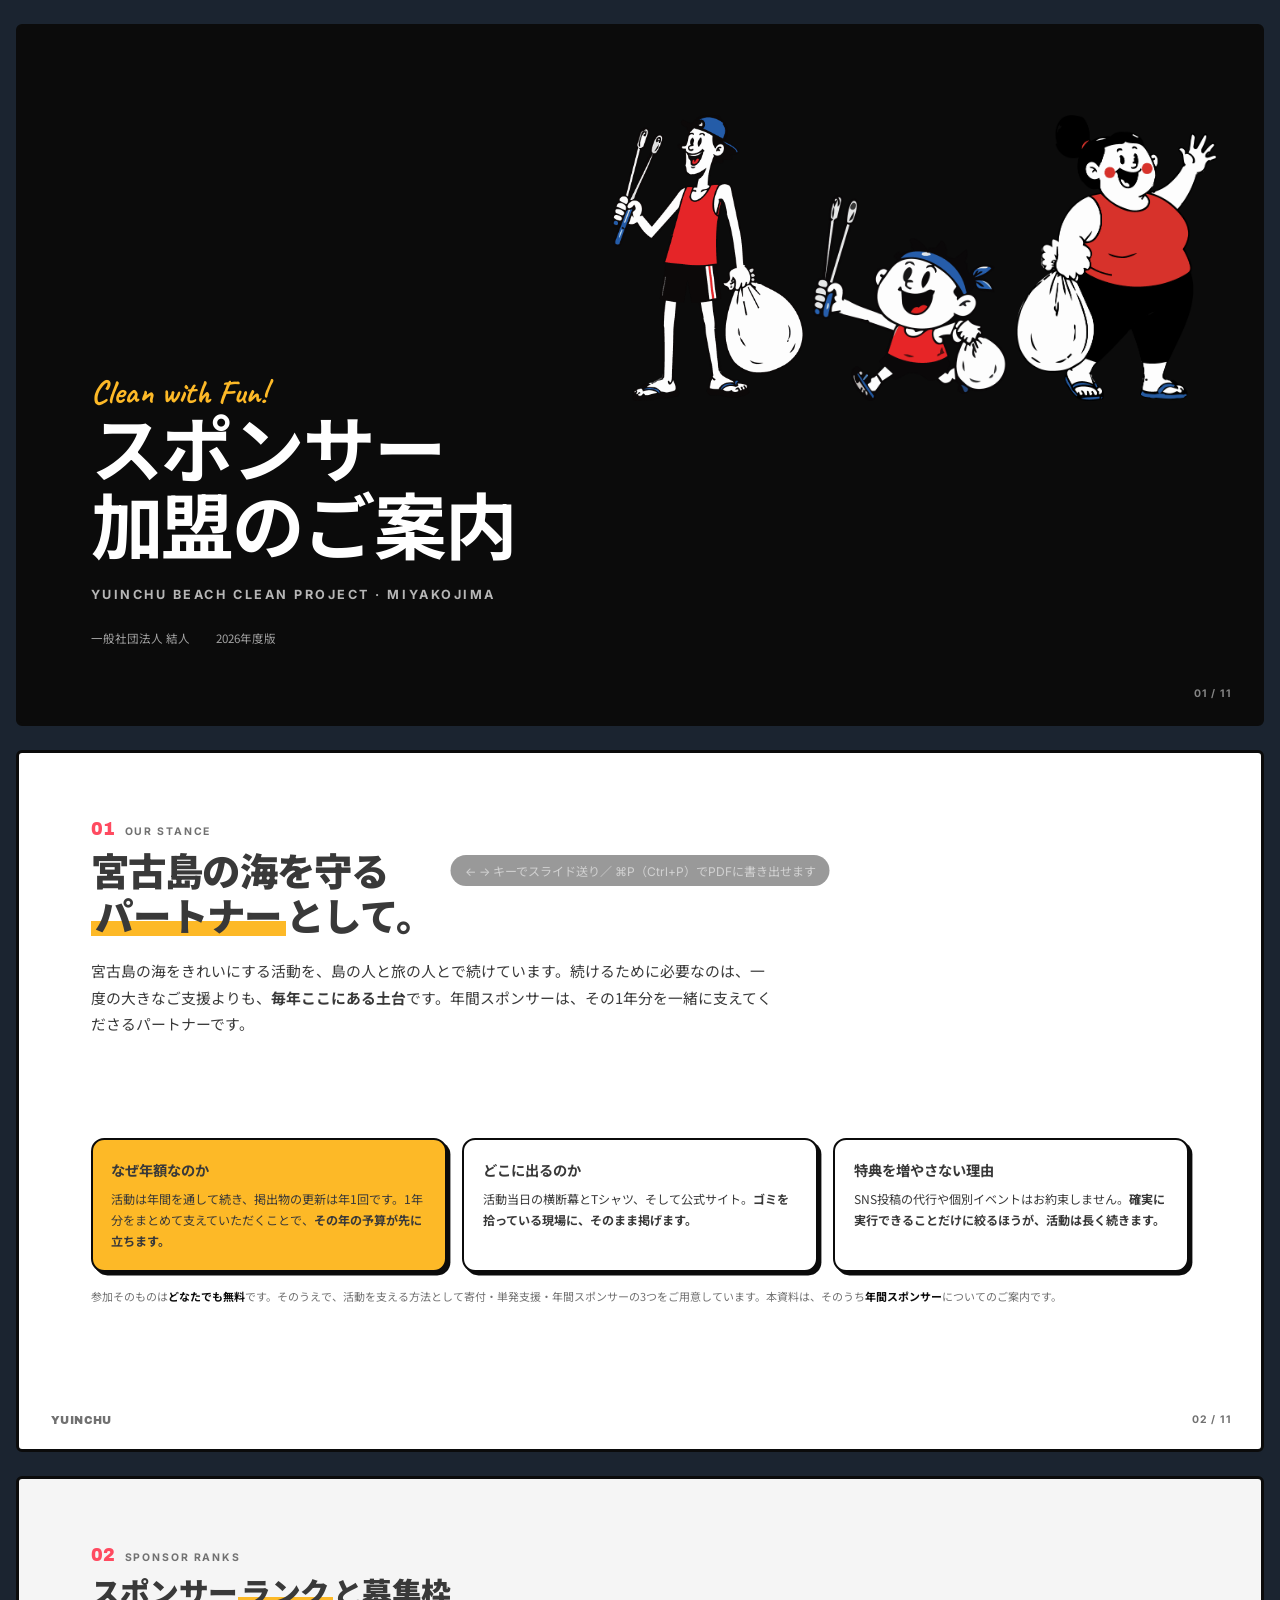
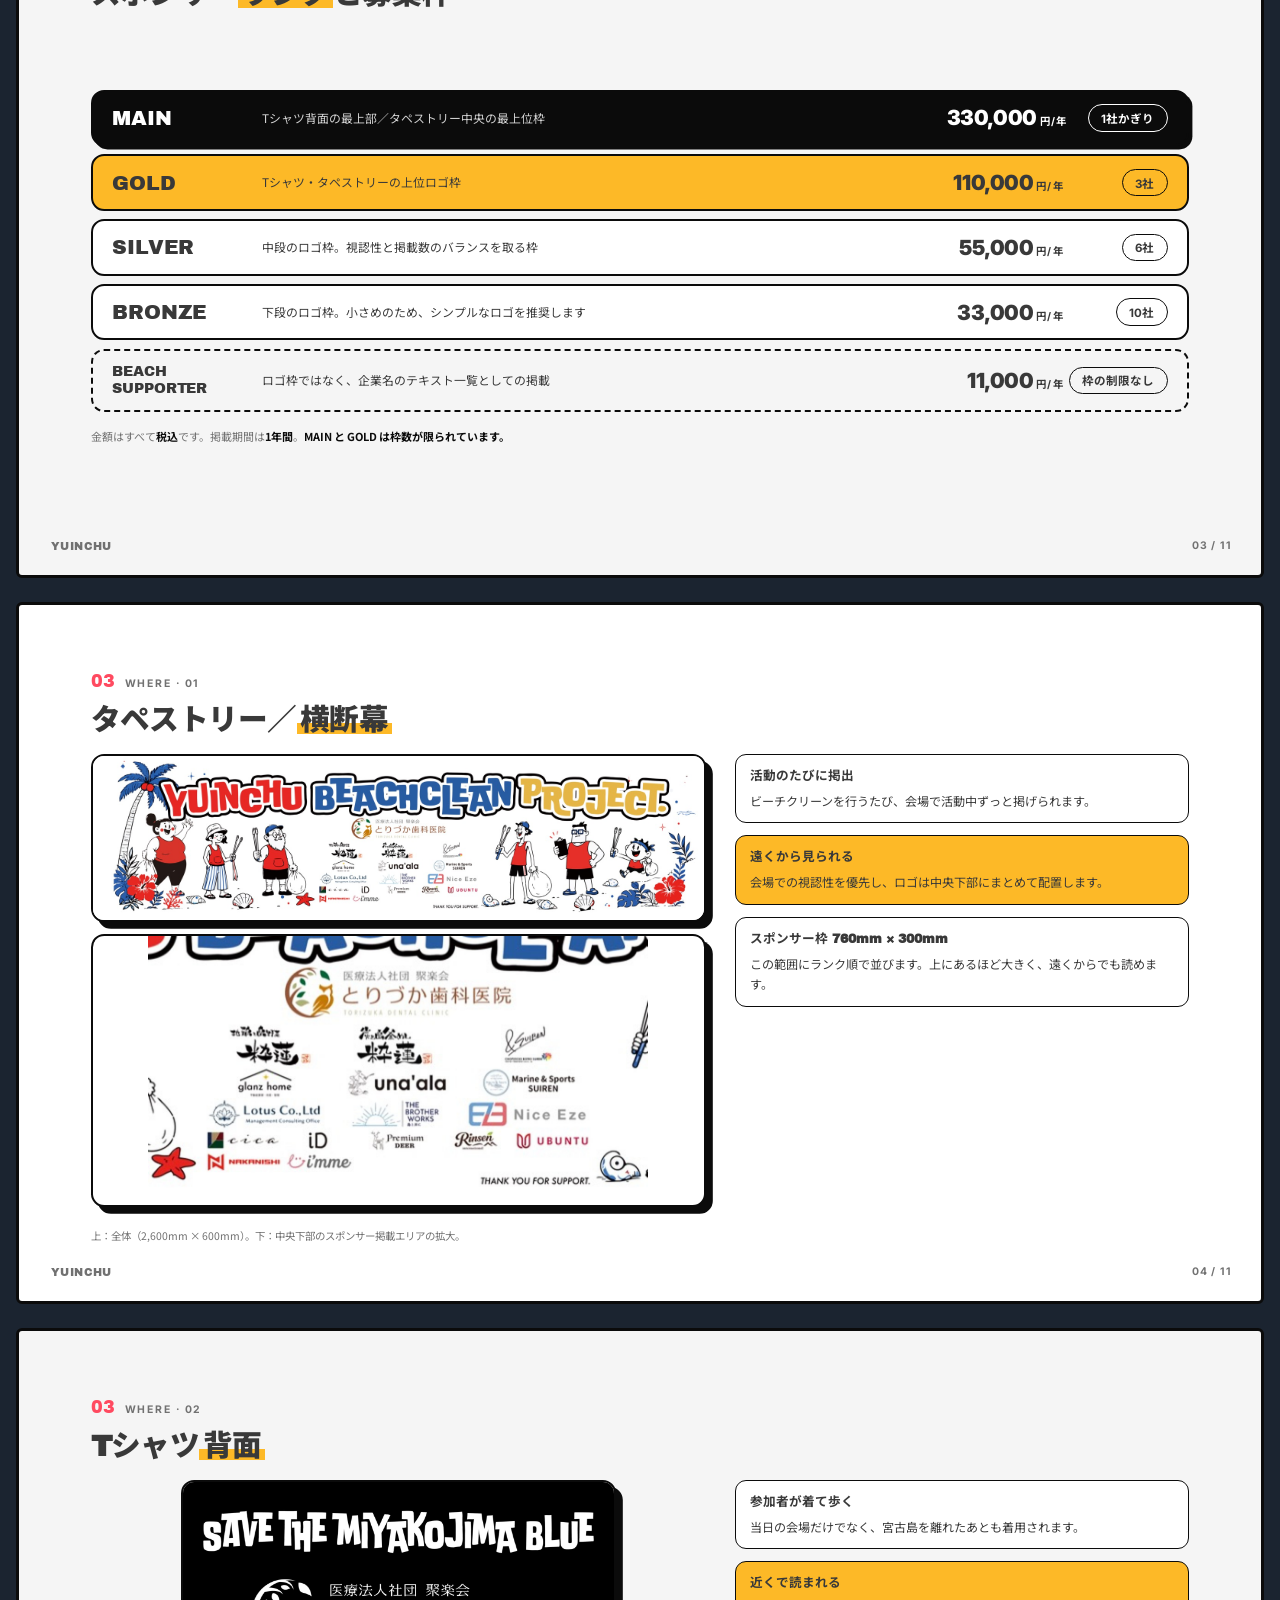
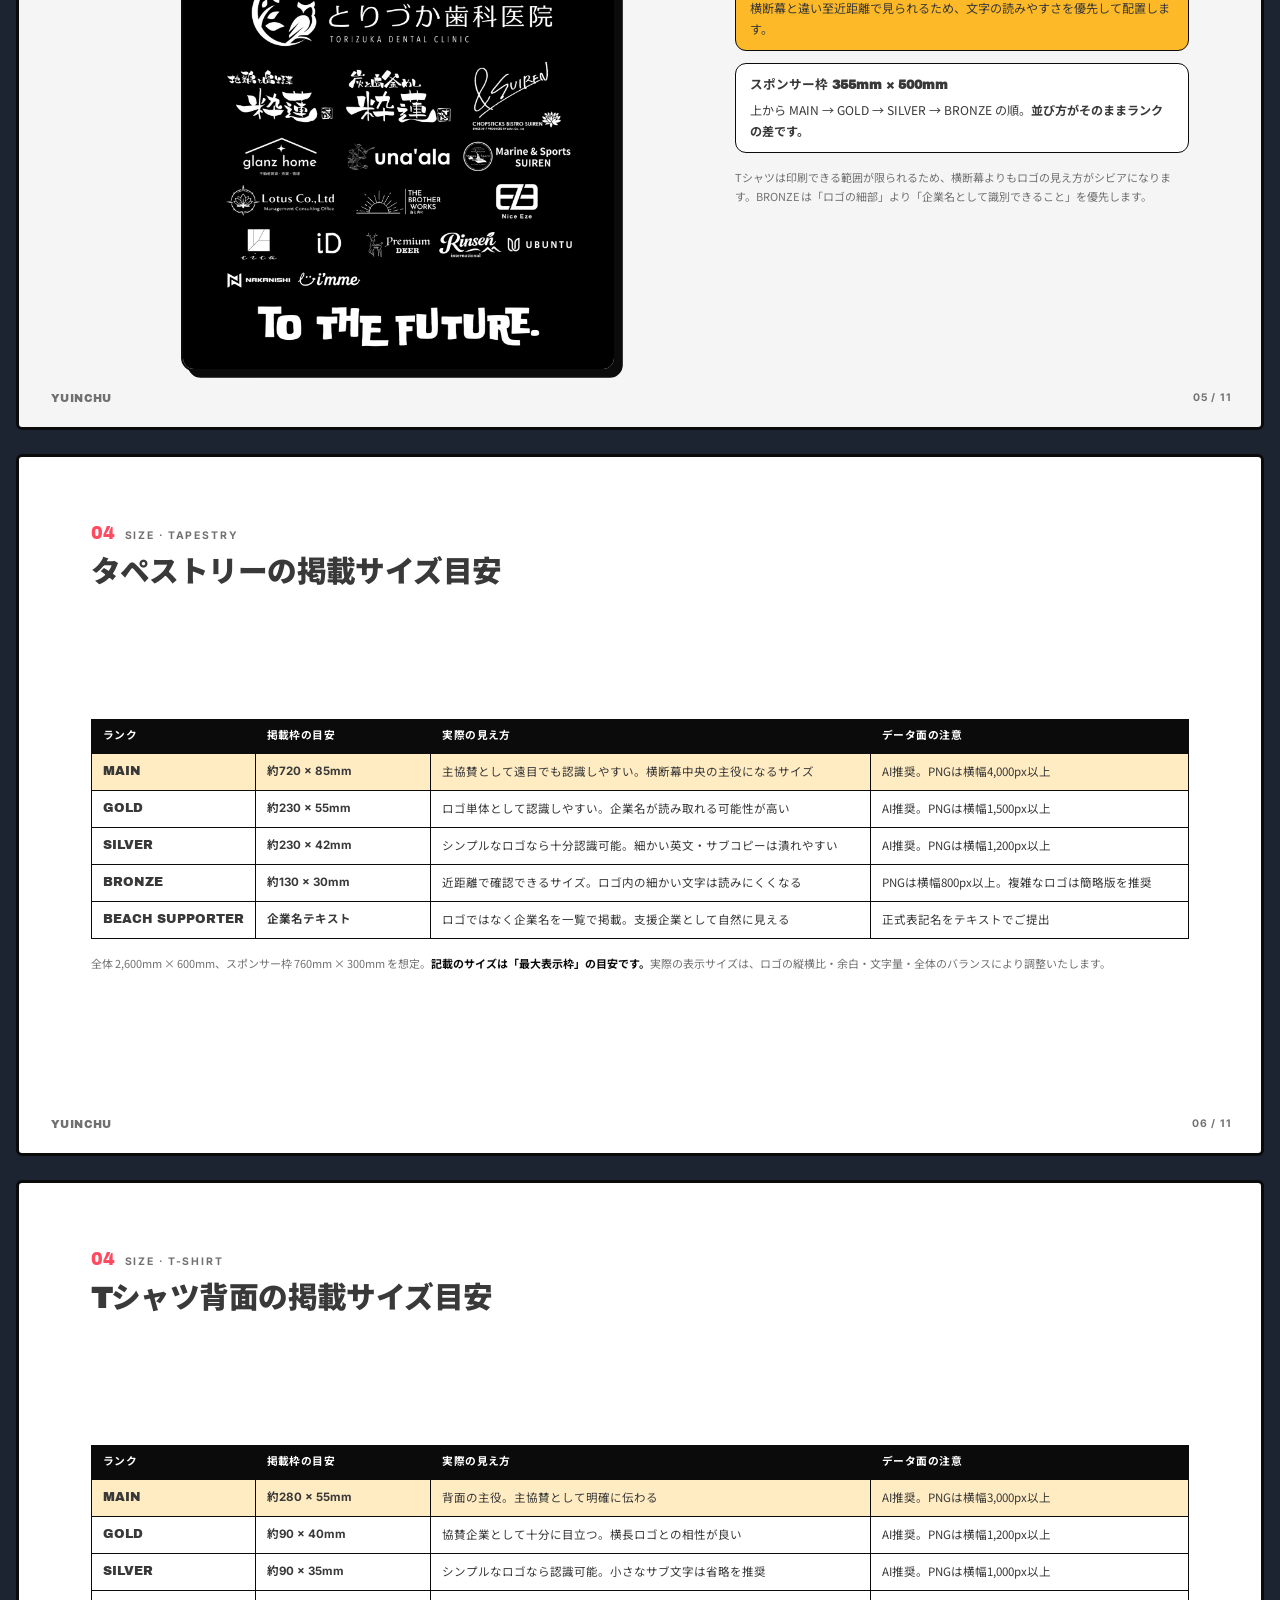
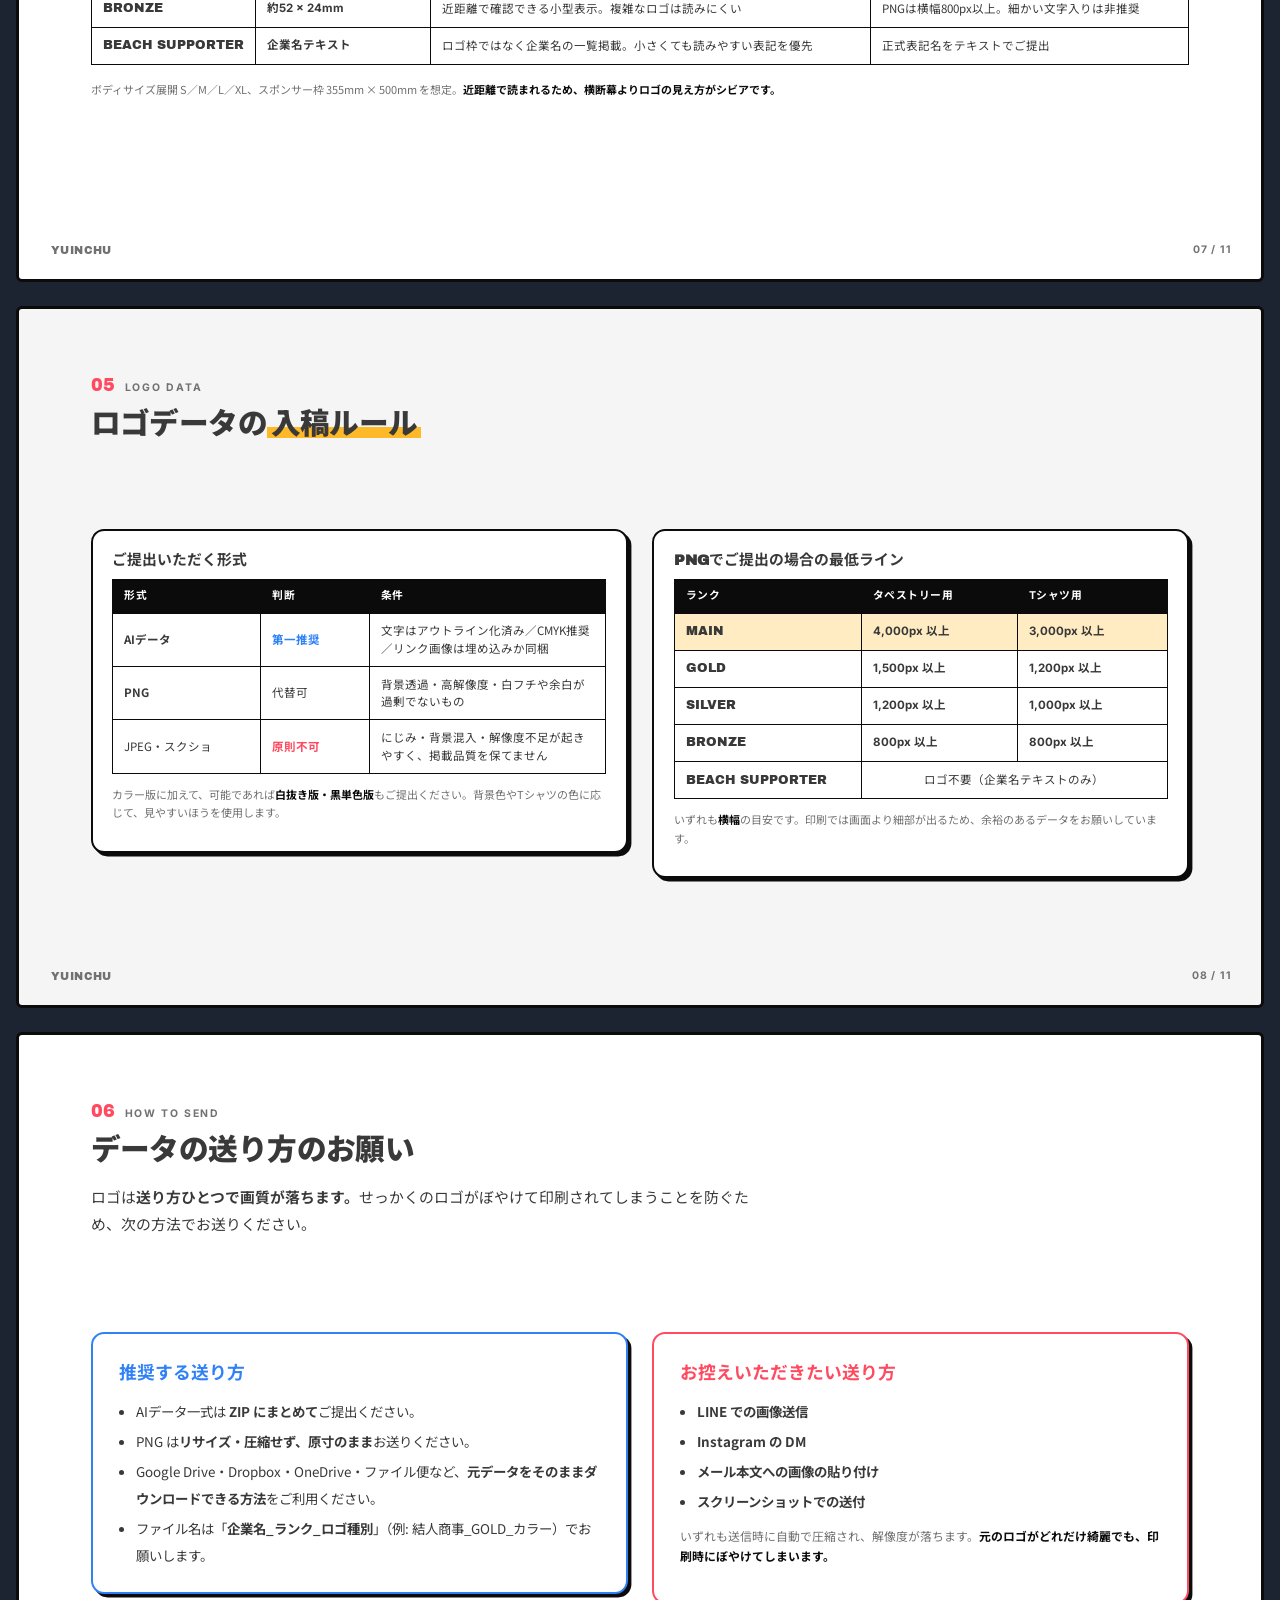
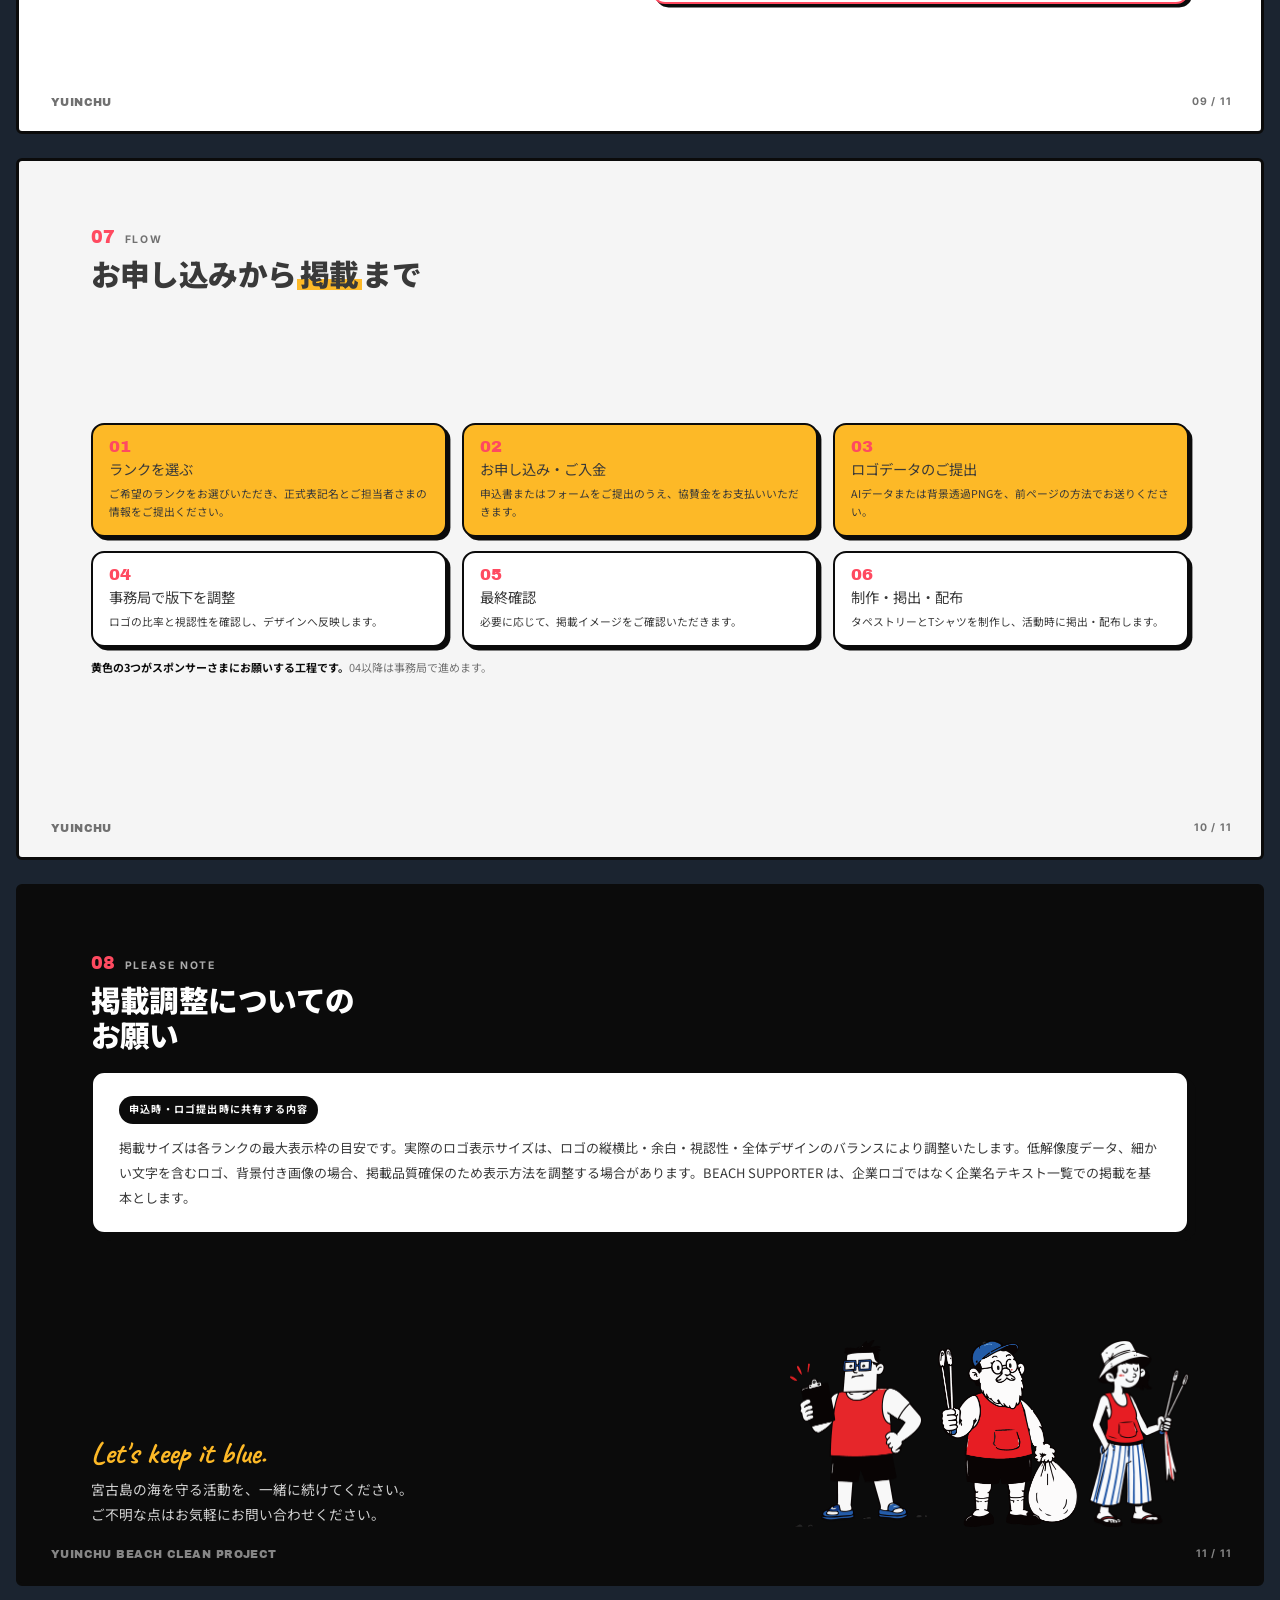
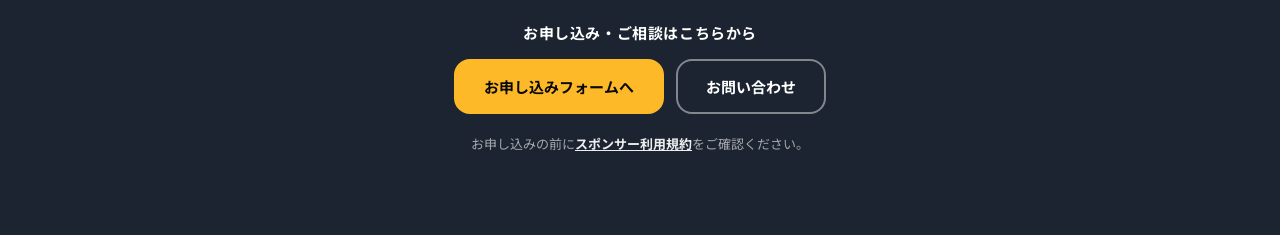
<file: sponsor-deck.html>
<!DOCTYPE html>
<html lang="ja">
<head>
<meta charset="UTF-8">
<meta name="viewport" content="width=device-width, initial-scale=1">
  <meta name="robots" content="noindex, nofollow">
<title>スポンサー加盟のご案内 | YUINCHU Beach Clean Project</title>
<meta name="description" content="YUINCHU Beach Clean Project のスポンサー加盟ガイダンス。ランク・掲載位置・掲載サイズ・ロゴ入稿ルール・申込の流れ。">
<link rel="preconnect" href="https://fonts.googleapis.com">
<link rel="preconnect" href="https://fonts.gstatic.com" crossorigin>
<style>
@import url('https://fonts.googleapis.com/css2?family=Archivo+Black&family=Caveat:wght@500;700&family=Inter:wght@400;500;600;700;900&family=Noto+Sans+JP:wght@400;500;700;900&display=swap');

/* ── 見た目の語彙は work/sponsor.html と同じものを使う。
      増やさずに揃えるため、値はあちらの :root をそのまま写している ───── */
:root {
  --c-bg: #FFFFFF;
  --c-ink: #0B0B0B;
  --c-text: #393939;
  --c-muted: #717171;
  --c-red: #FF4A60;
  --c-blue: #2F81F7;
  --c-yellow: #FDB927;
  --c-border: #0B0B0B;
  --c-soft: #F5F5F5;
  --b-thick: 0.23cqw;
  --b-thin: 0.16cqw;
  --shadow-card: 0.62cqw 0.62cqw 0 0 var(--c-border);
  --shadow-card-sm: 0.31cqw 0.31cqw 0 0 var(--c-border);
  --font-display: "Archivo Black", "Noto Sans JP", "Hiragino Kaku Gothic ProN", sans-serif;
  --font-meta: "Inter", "Noto Sans JP", system-ui, sans-serif;
  --font-jp: "Noto Sans JP", "Hiragino Kaku Gothic ProN", "Hiragino Sans", "Meiryo", sans-serif;
  --font-hand: "Caveat", "Noto Sans JP", cursive;
}

* { box-sizing: border-box; }
html, body { margin: 0; padding: 0; }
body {
  background: #1B2430;
  font-family: var(--font-jp);
  color: var(--c-text);
  -webkit-font-smoothing: antialiased;
}

.deck { display: flex; flex-direction: column; align-items: center; gap: 24px; padding: 24px 16px 80px; }

/* スライドは 16:9 の器。中の寸法はすべて cqw（器の幅に対する％）で書く。
   こうしておくと、画面でも印刷でも同じ見た目のまま拡大縮小できる。 */
.slide {
  container-type: inline-size;
  position: relative;
  width: min(100%, 1280px);
  aspect-ratio: 16 / 9;
  background: var(--c-bg);
  border: 3px solid var(--c-ink);
  border-radius: 6px;
  overflow: hidden;
  display: flex; flex-direction: column;
  padding: 5.2cqw 5.6cqw 4.4cqw;
}
.slide--ink { background: var(--c-ink); color: #fff; }
.slide--yellow { background: var(--c-yellow); }
.slide--soft { background: var(--c-soft); }

/* ── 共通の見出し ───────────────────────────── */
.eyebrow {
  display: inline-flex; align-items: baseline; gap: 0.9cqw;
  font-family: var(--font-meta); font-weight: 700;
  font-size: 0.95cqw; letter-spacing: .18em; color: var(--c-muted);
  margin: 0 0 1.1cqw;
}
.eyebrow b { font-family: var(--font-display); font-size: 1.6cqw; letter-spacing: 0; color: var(--c-red); font-weight: 400; }
.slide--ink .eyebrow { color: rgba(255,255,255,.66); }
.h {
  font-family: var(--font-display); font-weight: 900;
  font-size: 3.5cqw; line-height: 1.18; letter-spacing: -.02em;
  margin: 0 0 1.5cqw; color: inherit;
}
.h--sm { font-size: 2.7cqw; }
.lead { font-size: 1.35cqw; line-height: 1.8; margin: 0 0 2.2cqw; max-width: 62cqw; }
.slide--ink .lead { color: rgba(255,255,255,.8); }
.mark { background: linear-gradient(transparent 58%, var(--c-yellow) 58%, var(--c-yellow) 94%, transparent 94%); padding: 0 .12em; }
.mark--red { background: linear-gradient(transparent 58%, var(--c-red) 58%, var(--c-red) 94%, transparent 94%); }
.hand { font-family: var(--font-hand); font-weight: 700; }

.body { flex: 1; min-height: 0; display: flex; flex-direction: column; justify-content: center; }

/* ページ番号とブランド */
.slide__no {
  position: absolute; right: 2.6cqw; bottom: 2.1cqw;
  font-family: var(--font-meta); font-weight: 700; font-size: 0.95cqw;
  letter-spacing: .12em; color: var(--c-muted);
}
.slide--ink .slide__no { color: rgba(255,255,255,.5); }
.slide__brand {
  position: absolute; left: 2.9cqw; bottom: 2.1cqw;
  font-family: var(--font-display); font-size: 1cqw; letter-spacing: .04em; color: var(--c-muted);
}
.slide--ink .slide__brand { color: rgba(255,255,255,.5); }

/* ── 01 表紙 ───────────────────────────────── */
.cover { justify-content: flex-end; padding-bottom: 6cqw; }
.cover__hand { font-family: var(--font-hand); font-weight: 700; font-size: 3cqw; color: var(--c-yellow); line-height: 1; margin: 0 0 .6cqw; }
.cover__title { font-family: var(--font-display); font-size: 6.6cqw; line-height: 1.06; letter-spacing: -.03em; margin: 0 0 1.6cqw; color: #fff; }
.cover__sub { font-family: var(--font-meta); font-weight: 700; font-size: 1.15cqw; letter-spacing: .2em; color: rgba(255,255,255,.7); margin: 0 0 2.6cqw; }
.cover__meta { display: flex; gap: 2.4cqw; font-size: 1.05cqw; color: rgba(255,255,255,.62); }
.cover__chars {
  position: absolute; right: 4cqw; top: 8cqw;
  display: flex; align-items: flex-end; gap: 0.8cqw;
}
.cover__chars img { height: 26cqw; width: auto; }
.cover__chars img.is-kid { height: 18.7cqw; }

/* ── ランク表 ─────────────────────────────── */
.ranks { display: flex; flex-direction: column; gap: 0.75cqw; }
.rank {
  display: grid; grid-template-columns: 12cqw 1fr 10.5cqw 8cqw;
  align-items: center; gap: 1.6cqw;
  border: var(--b-thick) solid var(--c-border); border-radius: 1.2cqw;
  background: #fff; padding: 1.15cqw 1.8cqw;
}
.rank__name { font-family: var(--font-display); font-size: 1.85cqw; letter-spacing: -.01em; }
.rank__where { font-size: 1.08cqw; line-height: 1.55; color: var(--c-text); }
.rank__price { font-family: var(--font-meta); font-weight: 900; font-size: 1.9cqw; letter-spacing: -.02em; text-align: right; white-space: nowrap; }
.rank__price small { font-size: .95cqw; font-weight: 700; margin-left: .25cqw; }
.rank__slots {
  justify-self: end;
  font-family: var(--font-meta); font-weight: 700; font-size: 1.05cqw;
  border: var(--b-thin) solid var(--c-border); border-radius: 99cqw;
  padding: 0.42cqw 1.1cqw; white-space: nowrap;
}
.rank--main { background: var(--c-ink); color: #fff; box-shadow: var(--shadow-card-sm); }
.rank--main .rank__where { color: rgba(255,255,255,.82); }
.rank--main .rank__slots { border-color: #fff; }
.rank--gold { background: var(--c-yellow); }
.rank--silver { background: #fff; }
.rank--bronze { background: #fff; }
.rank--beach { background: var(--c-soft); border-style: dashed; }
.note {
  margin-top: 1.4cqw; font-size: 1cqw; line-height: 1.7; color: var(--c-muted);
}
.note strong { color: var(--c-ink); }

/* ── 現物を見せる2カラム ───────────────────── */
.split { display: grid; grid-template-columns: 1.15fr .85fr; gap: 2.6cqw; align-items: stretch; flex: 1; min-height: 0; }
.split > * { min-height: 0; }
/* 縦に2枚積むとき: 上は元の高さ、下は残りの高さに contain で収める */
.stack { display: flex; flex-direction: column; gap: 1.1cqw; height: 100%; min-height: 0; }
.stack > .shot { flex: 0 0 auto; }
.stack > .shot--fit { flex: 1 1 auto; min-height: 0; display: flex; }
.stack > .shot--fit img { width: 100%; height: 100%; object-fit: contain; }
.stack > .cap { flex: 0 0 auto; }
.shot { border: var(--b-thick) solid var(--c-border); border-radius: 1.2cqw; overflow: hidden; box-shadow: var(--shadow-card); background: #fff; }
.shot img { display: block; width: 100%; height: auto; }
.shot--tall { height: 100%; width: fit-content; margin-inline: auto; display: flex; }
.shot--tall img { height: 100%; width: auto; object-fit: contain; }
.cap { font-size: 0.95cqw; line-height: 1.65; color: var(--c-muted); margin: 0.8cqw 0 0; }
.points { display: flex; flex-direction: column; gap: 1.1cqw; margin: 0; padding: 0; list-style: none; }
.points li {
  border: var(--b-thin) solid var(--c-border); border-radius: 1cqw;
  padding: 1cqw 1.3cqw; font-size: 1.1cqw; line-height: 1.7; background: #fff;
}
.points li b { display: block; font-family: var(--font-display); font-size: 1.15cqw; margin-bottom: .3cqw; }
.points li.is-key { background: var(--c-yellow); }
/* 3つ横並び。インラインで書くと、狭い画面での上書きが効かなくなる */
.points--3 { display: grid; grid-template-columns: repeat(3, 1fr); gap: 1.4cqw; }
/* 3つ並びは1枚あたりの中身が少ないので、余白を厚めにして器に釣り合わせる */
.points--3 li { padding: 1.7cqw 1.7cqw; border-width: var(--b-thick); border-radius: 1.2cqw; box-shadow: var(--shadow-card-sm); }
.points--3 li b { font-size: 1.3cqw; margin-bottom: .6cqw; }

/* インラインで書いていた寸法をクラスに移した。インラインだと狭い画面で上書きできない */
.rank__name--long { font-size: 1.3cqw; line-height: 1.2; }
.rk--long { font-size: .95cqw; }
table.t--sm { font-size: 1cqw; }
.note--tight { margin-top: 1cqw; }
.end-row { display: flex; align-items: flex-end; justify-content: space-between; gap: 3cqw; }
.end-row__hand { font-size: 2.8cqw; color: var(--c-yellow); margin: 0 0 .5cqw; }
.end-row__text { margin: 0; font-size: 1.25cqw; line-height: 1.8; color: rgba(255,255,255,.82); }

/* ── 表 ───────────────────────────────────── */
table.t { width: 100%; border-collapse: collapse; font-size: 1.05cqw; background: #fff; }
table.t th, table.t td { border: var(--b-thin) solid var(--c-border); padding: 0.75cqw 1cqw; text-align: left; vertical-align: middle; line-height: 1.55; }
table.t thead th { background: var(--c-ink); color: #fff; font-family: var(--font-meta); font-weight: 700; font-size: 0.98cqw; letter-spacing: .04em; }
table.t td.rk { font-family: var(--font-display); font-size: 1.15cqw; white-space: nowrap; }
table.t tr.is-main td { background: rgba(253,185,39,.28); }
table.t td.num { font-family: var(--font-meta); font-weight: 700; white-space: nowrap; }
table.t .ok { color: var(--c-blue); font-weight: 700; }
table.t .ng { color: var(--c-red); font-weight: 700; }

/* ── 流れ（6ステップ） ─────────────────────── */
.flow { display: grid; grid-template-columns: repeat(3, 1fr); gap: 1.3cqw; }
.fstep {
  border: var(--b-thick) solid var(--c-border); border-radius: 1.2cqw;
  background: #fff; padding: 1.3cqw 1.5cqw; box-shadow: var(--shadow-card-sm);
  display: flex; flex-direction: column; gap: .45cqw;
}
.fstep__no { font-family: var(--font-display); font-size: 1.5cqw; color: var(--c-red); line-height: 1; }
.fstep__t { font-family: var(--font-display); font-size: 1.3cqw; line-height: 1.35; }
.fstep__d { font-size: 0.98cqw; line-height: 1.65; color: var(--c-text); margin: 0; }
.fstep--you { background: var(--c-yellow); }

/* ── 入稿ルールの2カラム ───────────────────── */
.cols { display: grid; grid-template-columns: 1fr 1fr; gap: 2.2cqw; flex: 1; min-height: 0;
  align-items: start;    /* カードは中身の高さで止める */
  align-content: center; /* そのうえで、残りの余白の中央に置く */ }
.card {
  border: var(--b-thick) solid var(--c-border); border-radius: 1.2cqw;
  background: #fff; padding: 1.6cqw 1.8cqw; box-shadow: var(--shadow-card-sm);
}
.card h3 { font-family: var(--font-display); font-size: 1.35cqw; margin: 0 0 .9cqw; }
.card ul { margin: 0; padding-left: 1.3cqw; font-size: 1.02cqw; line-height: 1.85; }
/* 表を持たないカードは中身が少ないので、文字を上げて器に釣り合わせる */
.card--roomy { padding: 2.2cqw 2.4cqw; }
.card--roomy h3 { font-size: 1.62cqw; margin-bottom: 1.2cqw; }
.card--roomy ul { font-size: 1.22cqw; line-height: 2; padding-left: 1.5cqw; }
.card--roomy ul li + li { margin-top: .6cqw; }
.card--roomy .note { font-size: 1.08cqw; }
.card ul li + li { margin-top: .3cqw; }

/* ── 引用（そのまま掲載してよい文面） ───────── */
.quote {
  border: var(--b-thick) solid var(--c-border); border-radius: 1.2cqw;
  background: #fff; padding: 2cqw 2.4cqw; box-shadow: var(--shadow-card);
  font-size: 1.18cqw; line-height: 1.95;
  color: var(--c-text);   /* 濃紺スライドの色を継がせない。白×白で消える */
}
.quote__label {
  display: inline-block; font-family: var(--font-meta); font-weight: 700;
  font-size: .92cqw; letter-spacing: .12em; background: var(--c-ink); color: #fff;
  padding: .35cqw 0.9cqw; border-radius: 99cqw; margin-bottom: 1cqw;
}

/* ── 締めのスライド ───────────────────────── */
.end { justify-content: center; align-items: center; text-align: center; }
.end .h { font-size: 4.4cqw; }
.end__chars { display: flex; align-items: flex-end; gap: 1cqw; margin-top: 3cqw; }
.end__chars img { height: 17cqw; width: auto; }
.end__chars img.is-kid { height: 12.2cqw; }

/* ── スマートフォン ───────────────────────────
   スライドの寸法は cqw（器の幅に対する％）で書いてあるので、幅375pxだと
   本文が約4pxになって読めない。狭い画面では **16:9をやめて縦に流す**。
   文字の大きさもここで px に置き換える（cqw のままだと画面幅に引きずられる）。 */
.t-wrap { width: 100%; }
.t-hint { display: none; }   /* 広い画面では表が収まるので出さない */

@media (max-width: 900px) {
  .deck { gap: 0; padding: 0 0 40px; }

  .slide {
    width: 100%;
    aspect-ratio: auto;          /* 16:9 をやめる。高さは中身が決める */
    min-height: 0;
    border: 0; border-radius: 0;
    border-bottom: 3px solid var(--c-ink);
    padding: 40px 22px 56px;
  }
  .slide--ink { border-bottom-color: var(--c-yellow); }

  /* 見出しまわり */
  .eyebrow { font-size: 11px; gap: 8px; margin-bottom: 10px; }
  .eyebrow b { font-size: 18px; }
  .h { font-size: 30px; margin-bottom: 14px; }
  .h--sm { font-size: 25px; }
  .lead { font-size: 15px; line-height: 1.85; margin-bottom: 22px; max-width: none; }
  .note { font-size: 12.5px; margin-top: 16px; }
  .body { justify-content: flex-start; }

  /* 通し番号とブランドは、重ねずに下端へ普通に置く */
  .slide__no, .slide__brand { position: static; display: block; font-size: 11px; }
  .slide__brand { margin-top: 26px; }
  .slide__no { margin-top: 4px; }

  /* 表紙 */
  .cover { padding: 44px 22px 40px; }
  .cover__chars { position: static; margin: 0 0 24px; gap: 4px; justify-content: flex-start; }
  .cover__chars img { height: 110px; }
  .cover__chars img.is-kid { height: 79px; }
  .cover__hand { font-size: 26px; }
  .cover__title { font-size: 40px; margin-bottom: 14px; }
  .cover__sub { font-size: 11px; letter-spacing: .14em; margin-bottom: 18px; }
  .cover__meta { font-size: 12px; gap: 16px; flex-wrap: wrap; }

  /* ランク表：4列を積み上げる */
  .ranks { gap: 10px; }
  .rank {
    grid-template-columns: 1fr auto;
    grid-template-areas: "name price" "where where" "slots slots";
    gap: 6px 12px; padding: 16px 18px; border-radius: 14px; border-width: 2px;
  }
  .rank__name  { grid-area: name;  font-size: 20px; }
  .rank__price { grid-area: price; font-size: 21px; }
  .rank__where { grid-area: where; font-size: 13px; }
  .rank__slots { grid-area: slots; justify-self: start; font-size: 12px; padding: 4px 12px; border-width: 1px; }

  /* 2カラムはすべて1列に */
  .split, .cols, .flow, .points--3 { grid-template-columns: 1fr; gap: 18px; }
  /* グリッドの子は既定で中身より小さくならない。表を内側で横スクロールさせるため 0 にする */
  .split > *, .cols > *, .flow > *, .points--3 > * { min-width: 0; }
  .points { gap: 10px; }
  .points li, .points--3 li { font-size: 14px; padding: 16px 18px; border-radius: 12px; border-width: 2px; box-shadow: 4px 4px 0 0 var(--c-border); }
  .points--3 li b { font-size: 15px; margin-bottom: 4px; }
  .points li b { font-size: 15px; }

  /* 現物写真 */
  .stack { height: auto; gap: 12px; }
  .stack > .shot--fit { display: block; }
  .stack > .shot--fit img { height: auto; }
  .shot { border-width: 2px; border-radius: 12px; box-shadow: 5px 5px 0 0 var(--c-border); }
  .shot--tall { height: auto; width: 100%; }
  .shot--tall img { height: auto; width: 100%; }
  .cap { font-size: 12px; margin-top: 10px; }

  /* 表は縮めず、その表だけ横に逃がす（読めなくなるより、指で送れるほうがまし） */
  .t-hint { display: block; margin: 0 0 6px; font-size: 12px; color: var(--c-muted); font-weight: 700; }
  .t-wrap { overflow-x: auto; -webkit-overflow-scrolling: touch; border-radius: 8px; }
  .t-wrap table.t { min-width: 700px; font-size: 13px; }
  table.t th, table.t td { padding: 9px 11px; border-width: 1px; }
  table.t thead th { font-size: 12px; }
  table.t td.rk { font-size: 14px; }

  /* 申込の流れ */
  .fstep { padding: 16px 18px; border-radius: 14px; border-width: 2px; box-shadow: 4px 4px 0 0 var(--c-border); gap: 4px; }
  .fstep__no { font-size: 17px; }
  .fstep__t { font-size: 17px; }
  .fstep__d { font-size: 13.5px; }

  /* カード */
  .card { padding: 18px 20px; border-radius: 14px; border-width: 2px; box-shadow: 4px 4px 0 0 var(--c-border); }
  .card h3 { font-size: 17px; margin-bottom: 12px; }
  .card ul { font-size: 13.5px; padding-left: 18px; }
  .card--roomy { padding: 20px; }
  .card--roomy h3 { font-size: 18px; }
  .card--roomy ul { font-size: 14.5px; line-height: 1.95; }
  .card--roomy .note { font-size: 13px; }

  /* 締めのスライド */
  .quote { padding: 20px; border-radius: 14px; border-width: 2px; font-size: 14px; line-height: 1.9; box-shadow: 5px 5px 0 0 var(--c-border); }
  .quote__label { font-size: 11px; padding: 4px 11px; margin-bottom: 12px; }
  .end__chars { gap: 6px; margin-top: 22px !important; }
  .end__chars img { height: 96px; }
  .end__chars img.is-kid { height: 69px; }
  .rank__name--long { font-size: 15px; }
  .rk--long { font-size: 12.5px; }
  table.t--sm { font-size: 13px; }
  .note--tight { margin-top: 14px; }
  .end-row { flex-direction: column; align-items: flex-start; gap: 20px; }
  .end-row__hand { font-size: 26px; margin-bottom: 6px; }
  .end-row__text { font-size: 14.5px; }
  .rank__price small { font-size: 11px; margin-left: 3px; }

  .hint { display: none; }
}

/* ── 操作の案内（印刷では消える） ───────────── */
.hint {
  position: fixed; left: 50%; bottom: 14px; transform: translateX(-50%);
  font-family: var(--font-meta); font-size: 12px; color: rgba(255,255,255,.55);
  background: rgba(0,0,0,.4); padding: 7px 14px; border-radius: 99px;
  pointer-events: none; transition: opacity .4s;
}

/* ── スライドの最後に置く申込導線 ──
   スライドの器（.slide）の外に置くので、中の寸法（cqw）には影響しない。
   PDF書き出し時は下の @media print で消える。 */
.deck-cta {
  width: min(100%, 980px);
  margin-top: 12px;
  text-align: center;
  font-family: var(--font-jp);
  color: #fff;
}
.deck-cta__lead {
  margin: 0 0 16px;
  font-size: 15px; font-weight: 700; letter-spacing: .04em;
}
.deck-cta__actions { display: flex; flex-wrap: wrap; justify-content: center; gap: 12px; }
.deck-cta__btn {
  display: inline-flex; align-items: center; justify-content: center;
  padding: 15px 28px;
  font-size: 15px; font-weight: 700; text-decoration: none; line-height: 1.4;
  color: #fff;
  border: 2px solid rgba(255,255,255,.45);
  border-radius: 16px;
  transition: transform .2s ease, border-color .2s ease, background .2s ease;
}
.deck-cta__btn:hover { transform: translateY(-2px); border-color: #fff; }
.deck-cta__btn--primary { color: var(--c-ink); background: var(--c-yellow); border-color: var(--c-yellow); }
.deck-cta__btn--primary:hover { background: #FFC94A; border-color: #FFC94A; }
.deck-cta__note { margin: 18px 0 0; font-size: 13px; line-height: 1.8; color: rgba(255,255,255,.6); }
.deck-cta__note a { color: rgba(255,255,255,.92); font-weight: 700; }

/* ── 印刷（PDF書き出し）: 1枚1ページ・横向き ── */
/* PDFのページ自体を 16:9（1280×720px = 13.333in × 7.5in）にする。
   A4横だと 1.41:1 なので、スライドの 1.78:1 と合わず上下に帯が出る。 */
@page { size: 338.67mm 190.5mm; margin: 0; }
@media print {
  body { background: #fff; }
  .deck { display: block; padding: 0; gap: 0; }
  .hint, .deck-cta { display: none; }
  .slide {
    width: 100%; height: 100vh; max-width: none;
    border: 0; border-radius: 0;
    break-after: page; page-break-after: always;
  }
  .slide:last-child { break-after: auto; page-break-after: auto; }
  .slide--ink, .slide--yellow, .slide--soft, .rank--main, .rank--gold, .fstep--you, .points li.is-key, table.t thead th, table.t tr.is-main td {
    -webkit-print-color-adjust: exact; print-color-adjust: exact;
  }
}
</style>
</head>
<body>

<div class="deck">

<!-- ═══ 01 表紙 ═══ -->
<section class="slide slide--ink cover">
  <div class="cover__chars">
    <img src="assets/beach-clean-lp/hero-parts/character-01.png" alt="">
    <img src="assets/beach-clean-lp/hero-parts/character-05.png" class="is-kid" alt="">
    <img src="assets/beach-clean-lp/hero-parts/character-04.png" alt="">
  </div>
  <p class="cover__hand">Clean with Fun!</p>
  <h1 class="cover__title">スポンサー<br>加盟のご案内</h1>
  <p class="cover__sub">YUINCHU BEACH CLEAN PROJECT · MIYAKOJIMA</p>
  <div class="cover__meta">
    <span>一般社団法人 結人</span>
    <span>2026年度版</span>
  </div>
  <span class="slide__no">01 / 11</span>
</section>

<!-- ═══ 02 この制度の考え方 ═══ -->
<section class="slide">
  <p class="eyebrow"><b>01</b> OUR STANCE</p>
  <h2 class="h">宮古島の海を守る<br><span class="mark">パートナー</span>として。</h2>
  <p class="lead">宮古島の海をきれいにする活動を、島の人と旅の人とで続けています。続けるために必要なのは、一度の大きなご支援よりも、<strong>毎年ここにある土台</strong>です。年間スポンサーは、その1年分を一緒に支えてくださるパートナーです。</p>
  <div class="body">
    <ul class="points points--3">
      <li class="is-key"><b>なぜ年額なのか</b>活動は年間を通して続き、掲出物の更新は年1回です。1年分をまとめて支えていただくことで、<strong>その年の予算が先に立ちます。</strong></li>
      <li><b>どこに出るのか</b>活動当日の横断幕とTシャツ、そして公式サイト。<strong>ゴミを拾っている現場に、そのまま掲げます。</strong></li>
      <li><b>特典を増やさない理由</b>SNS投稿の代行や個別イベントはお約束しません。<strong>確実に実行できることだけに絞るほうが、活動は長く続きます。</strong></li>
    </ul>
    <p class="note">参加そのものは<strong>どなたでも無料</strong>です。そのうえで、活動を支える方法として寄付・単発支援・年間スポンサーの3つをご用意しています。本資料は、そのうち<strong>年間スポンサー</strong>についてのご案内です。</p>
  </div>
  <span class="slide__brand">YUINCHU</span>
  <span class="slide__no">02 / 11</span>
</section>

<!-- ═══ 03 ランク一覧 ═══ -->
<section class="slide slide--soft">
  <p class="eyebrow"><b>02</b> SPONSOR RANKS</p>
  <h2 class="h h--sm">スポンサー<span class="mark">ランク</span>と募集枠</h2>
  <div class="body">
    <div class="ranks">
      <div class="rank rank--main">
        <span class="rank__name">MAIN</span>
        <span class="rank__where">Tシャツ背面の最上部／タペストリー中央の最上位枠</span>
        <span class="rank__price">330,000<small>円 / 年</small></span>
        <span class="rank__slots">1社かぎり</span>
      </div>
      <div class="rank rank--gold">
        <span class="rank__name">GOLD</span>
        <span class="rank__where">Tシャツ・タペストリーの上位ロゴ枠</span>
        <span class="rank__price">110,000<small>円 / 年</small></span>
        <span class="rank__slots">3社</span>
      </div>
      <div class="rank rank--silver">
        <span class="rank__name">SILVER</span>
        <span class="rank__where">中段のロゴ枠。視認性と掲載数のバランスを取る枠</span>
        <span class="rank__price">55,000<small>円 / 年</small></span>
        <span class="rank__slots">6社</span>
      </div>
      <div class="rank rank--bronze">
        <span class="rank__name">BRONZE</span>
        <span class="rank__where">下段のロゴ枠。小さめのため、シンプルなロゴを推奨します</span>
        <span class="rank__price">33,000<small>円 / 年</small></span>
        <span class="rank__slots">10社</span>
      </div>
      <div class="rank rank--beach">
        <span class="rank__name rank__name--long">BEACH<br>SUPPORTER</span>
        <span class="rank__where">ロゴ枠ではなく、企業名のテキスト一覧としての掲載</span>
        <span class="rank__price">11,000<small>円 / 年</small></span>
        <span class="rank__slots">枠の制限なし</span>
      </div>
    </div>
    <p class="note">金額はすべて<strong>税込</strong>です。掲載期間は<strong>1年間</strong>。<strong>MAIN と GOLD は枠数が限られています。</strong></p>
  </div>
  <span class="slide__brand">YUINCHU</span>
  <span class="slide__no">03 / 11</span>
</section>

<!-- ═══ 04 どこに載るか① タペストリー ═══ -->
<section class="slide">
  <p class="eyebrow"><b>03</b> WHERE · 01</p>
  <h2 class="h h--sm">タペストリー／<span class="mark">横断幕</span></h2>
  <div class="split">
    <div class="stack">
      <div class="shot"><img src="assets/beach-clean-lp/support/banner.jpg" alt="ビーチクリーン会場に掲出する横断幕の実物"></div>
      <div class="shot shot--fit"><img src="assets/beach-clean-lp/support/banner-logos.jpg" alt="横断幕のスポンサーロゴ掲載エリアの拡大"></div>
      <p class="cap">上：全体（2,600mm × 600mm）。下：中央下部のスポンサー掲載エリアの拡大。</p>
    </div>
    <ul class="points">
      <li><b>活動のたびに掲出</b>ビーチクリーンを行うたび、会場で活動中ずっと掲げられます。</li>
      <li class="is-key"><b>遠くから見られる</b>会場での視認性を優先し、ロゴは中央下部にまとめて配置します。</li>
      <li><b>スポンサー枠 760mm × 300mm</b>この範囲にランク順で並びます。上にあるほど大きく、遠くからでも読めます。</li>
    </ul>
  </div>
  <span class="slide__brand">YUINCHU</span>
  <span class="slide__no">04 / 11</span>
</section>

<!-- ═══ 05 どこに載るか② Tシャツ ═══ -->
<section class="slide slide--soft">
  <p class="eyebrow"><b>03</b> WHERE · 02</p>
  <h2 class="h h--sm">Tシャツ<span class="mark">背面</span></h2>
  <div class="split">
    <div class="shot shot--tall"><img src="assets/beach-clean-lp/support/tshirt-back.jpg" alt="参加者が着用するTシャツ背面の実物"></div>
    <div>
      <ul class="points">
        <li><b>参加者が着て歩く</b>当日の会場だけでなく、宮古島を離れたあとも着用されます。</li>
        <li class="is-key"><b>近くで読まれる</b>横断幕と違い至近距離で見られるため、文字の読みやすさを優先して配置します。</li>
        <li><b>スポンサー枠 355mm × 500mm</b>上から MAIN → GOLD → SILVER → BRONZE の順。<strong>並び方がそのままランクの差です。</strong></li>
      </ul>
      <p class="note">Tシャツは印刷できる範囲が限られるため、横断幕よりもロゴの見え方がシビアになります。BRONZE は「ロゴの細部」より「企業名として識別できること」を優先します。</p>
    </div>
  </div>
  <span class="slide__brand">YUINCHU</span>
  <span class="slide__no">05 / 11</span>
</section>

<!-- ═══ 06 掲載サイズ：タペストリー ═══ -->
<section class="slide">
  <p class="eyebrow"><b>04</b> SIZE · TAPESTRY</p>
  <h2 class="h h--sm">タペストリーの掲載サイズ目安</h2>
  <div class="body">
    <p class="t-hint">→ 横にスクロールできます</p>
      <div class="t-wrap"><table class="t">
      <thead>
        <tr><th style="width:13%">ランク</th><th style="width:16%">掲載枠の目安</th><th>実際の見え方</th><th style="width:29%">データ面の注意</th></tr>
      </thead>
      <tbody>
        <tr class="is-main"><td class="rk">MAIN</td><td class="num">約720 × 85mm</td><td>主協賛として遠目でも認識しやすい。横断幕中央の主役になるサイズ</td><td>AI推奨。PNGは横幅4,000px以上</td></tr>
        <tr><td class="rk">GOLD</td><td class="num">約230 × 55mm</td><td>ロゴ単体として認識しやすい。企業名が読み取れる可能性が高い</td><td>AI推奨。PNGは横幅1,500px以上</td></tr>
        <tr><td class="rk">SILVER</td><td class="num">約230 × 42mm</td><td>シンプルなロゴなら十分認識可能。細かい英文・サブコピーは潰れやすい</td><td>AI推奨。PNGは横幅1,200px以上</td></tr>
        <tr><td class="rk">BRONZE</td><td class="num">約130 × 30mm</td><td>近距離で確認できるサイズ。ロゴ内の細かい文字は読みにくくなる</td><td>PNGは横幅800px以上。複雑なロゴは簡略版を推奨</td></tr>
        <tr><td class="rk rk--long">BEACH SUPPORTER</td><td class="num">企業名テキスト</td><td>ロゴではなく企業名を一覧で掲載。支援企業として自然に見える</td><td>正式表記名をテキストでご提出</td></tr>
      </tbody>
    </table></div>
    <p class="note">全体 2,600mm × 600mm、スポンサー枠 760mm × 300mm を想定。<strong>記載のサイズは「最大表示枠」の目安です。</strong>実際の表示サイズは、ロゴの縦横比・余白・文字量・全体のバランスにより調整いたします。</p>
  </div>
  <span class="slide__brand">YUINCHU</span>
  <span class="slide__no">06 / 11</span>
</section>

<!-- ═══ 07 掲載サイズ：Tシャツ ═══ -->
<section class="slide">
  <p class="eyebrow"><b>04</b> SIZE · T-SHIRT</p>
  <h2 class="h h--sm">Tシャツ背面の掲載サイズ目安</h2>
  <div class="body">
    <p class="t-hint">→ 横にスクロールできます</p>
      <div class="t-wrap"><table class="t">
      <thead>
        <tr><th style="width:13%">ランク</th><th style="width:16%">掲載枠の目安</th><th>実際の見え方</th><th style="width:29%">データ面の注意</th></tr>
      </thead>
      <tbody>
        <tr class="is-main"><td class="rk">MAIN</td><td class="num">約280 × 55mm</td><td>背面の主役。主協賛として明確に伝わる</td><td>AI推奨。PNGは横幅3,000px以上</td></tr>
        <tr><td class="rk">GOLD</td><td class="num">約90 × 40mm</td><td>協賛企業として十分に目立つ。横長ロゴとの相性が良い</td><td>AI推奨。PNGは横幅1,200px以上</td></tr>
        <tr><td class="rk">SILVER</td><td class="num">約90 × 35mm</td><td>シンプルなロゴなら認識可能。小さなサブ文字は省略を推奨</td><td>AI推奨。PNGは横幅1,000px以上</td></tr>
        <tr><td class="rk">BRONZE</td><td class="num">約52 × 24mm</td><td>近距離で確認できる小型表示。複雑なロゴは読みにくい</td><td>PNGは横幅800px以上。細かい文字入りは非推奨</td></tr>
        <tr><td class="rk rk--long">BEACH SUPPORTER</td><td class="num">企業名テキスト</td><td>ロゴ枠ではなく企業名の一覧掲載。小さくても読みやすい表記を優先</td><td>正式表記名をテキストでご提出</td></tr>
      </tbody>
    </table></div>
    <p class="note">ボディサイズ展開 S／M／L／XL、スポンサー枠 355mm × 500mm を想定。<strong>近距離で読まれるため、横断幕よりロゴの見え方がシビアです。</strong></p>
  </div>
  <span class="slide__brand">YUINCHU</span>
  <span class="slide__no">07 / 11</span>
</section>

<!-- ═══ 08 ロゴデータ入稿ルール ═══ -->
<section class="slide slide--soft">
  <p class="eyebrow"><b>05</b> LOGO DATA</p>
  <h2 class="h h--sm">ロゴデータの<span class="mark">入稿ルール</span></h2>
  <div class="cols">
    <div class="card">
      <h3>ご提出いただく形式</h3>
      <p class="t-hint">→ 横にスクロールできます</p>
      <div class="t-wrap"><table class="t t--sm">
        <thead><tr><th style="width:30%">形式</th><th style="width:22%">判断</th><th>条件</th></tr></thead>
        <tbody>
          <tr><td><strong>AIデータ</strong></td><td class="ok">第一推奨</td><td>文字はアウトライン化済み／CMYK推奨／リンク画像は埋め込みか同梱</td></tr>
          <tr><td><strong>PNG</strong></td><td>代替可</td><td>背景透過・高解像度・白フチや余白が過剰でないもの</td></tr>
          <tr><td>JPEG・スクショ</td><td class="ng">原則不可</td><td>にじみ・背景混入・解像度不足が起きやすく、掲載品質を保てません</td></tr>
        </tbody>
      </table></div>
      <p class="note note--tight">カラー版に加えて、可能であれば<strong>白抜き版・黒単色版</strong>もご提出ください。背景色やTシャツの色に応じて、見やすいほうを使用します。</p>
    </div>
    <div class="card">
      <h3>PNGでご提出の場合の最低ライン</h3>
      <p class="t-hint">→ 横にスクロールできます</p>
      <div class="t-wrap"><table class="t t--sm">
        <thead><tr><th style="width:38%">ランク</th><th>タペストリー用</th><th>Tシャツ用</th></tr></thead>
        <tbody>
          <tr class="is-main"><td class="rk">MAIN</td><td class="num">4,000px 以上</td><td class="num">3,000px 以上</td></tr>
          <tr><td class="rk">GOLD</td><td class="num">1,500px 以上</td><td class="num">1,200px 以上</td></tr>
          <tr><td class="rk">SILVER</td><td class="num">1,200px 以上</td><td class="num">1,000px 以上</td></tr>
          <tr><td class="rk">BRONZE</td><td class="num">800px 以上</td><td class="num">800px 以上</td></tr>
          <tr><td class="rk rk--long">BEACH SUPPORTER</td><td colspan="2" style="text-align:center;">ロゴ不要（企業名テキストのみ）</td></tr>
        </tbody>
      </table></div>
      <p class="note note--tight">いずれも<strong>横幅</strong>の目安です。印刷では画面より細部が出るため、余裕のあるデータをお願いしています。</p>
    </div>
  </div>
  <span class="slide__brand">YUINCHU</span>
  <span class="slide__no">08 / 11</span>
</section>

<!-- ═══ 09 データの送り方 ═══ -->
<section class="slide">
  <p class="eyebrow"><b>06</b> HOW TO SEND</p>
  <h2 class="h h--sm">データの送り方のお願い</h2>
  <p class="lead">ロゴは<strong>送り方ひとつで画質が落ちます。</strong>せっかくのロゴがぼやけて印刷されてしまうことを防ぐため、次の方法でお送りください。</p>
  <div class="cols">
    <div class="card card--roomy" style="border-color:var(--c-blue);">
      <h3 style="color:var(--c-blue);">推奨する送り方</h3>
      <ul>
        <li>AIデータ一式は <strong>ZIP にまとめて</strong>ご提出ください。</li>
        <li>PNG は<strong>リサイズ・圧縮せず、原寸のまま</strong>お送りください。</li>
        <li>Google Drive・Dropbox・OneDrive・ファイル便など、<strong>元データをそのままダウンロードできる方法</strong>をご利用ください。</li>
        <li>ファイル名は「<strong>企業名_ランク_ロゴ種別</strong>」（例: 結人商事_GOLD_カラー）でお願いします。</li>
      </ul>
    </div>
    <div class="card card--roomy" style="border-color:var(--c-red);">
      <h3 style="color:var(--c-red);">お控えいただきたい送り方</h3>
      <ul>
        <li><strong>LINE での画像送信</strong></li>
        <li><strong>Instagram の DM</strong></li>
        <li><strong>メール本文への画像の貼り付け</strong></li>
        <li><strong>スクリーンショットでの送付</strong></li>
      </ul>
      <p class="note note--tight">いずれも送信時に自動で圧縮され、解像度が落ちます。<strong>元のロゴがどれだけ綺麗でも、印刷時にぼやけてしまいます。</strong></p>
    </div>
  </div>
  <span class="slide__brand">YUINCHU</span>
  <span class="slide__no">09 / 11</span>
</section>

<!-- ═══ 10 申込から掲載までの流れ ═══ -->
<section class="slide slide--soft">
  <p class="eyebrow"><b>07</b> FLOW</p>
  <h2 class="h h--sm">お申し込みから<span class="mark">掲載</span>まで</h2>
  <div class="body">
    <div class="flow">
      <div class="fstep fstep--you">
        <span class="fstep__no">01</span>
        <span class="fstep__t">ランクを選ぶ</span>
        <p class="fstep__d">ご希望のランクをお選びいただき、正式表記名とご担当者さまの情報をご提出ください。</p>
      </div>
      <div class="fstep fstep--you">
        <span class="fstep__no">02</span>
        <span class="fstep__t">お申し込み・ご入金</span>
        <p class="fstep__d">申込書またはフォームをご提出のうえ、協賛金をお支払いいただきます。</p>
      </div>
      <div class="fstep fstep--you">
        <span class="fstep__no">03</span>
        <span class="fstep__t">ロゴデータのご提出</span>
        <p class="fstep__d">AIデータまたは背景透過PNGを、前ページの方法でお送りください。</p>
      </div>
      <div class="fstep">
        <span class="fstep__no">04</span>
        <span class="fstep__t">事務局で版下を調整</span>
        <p class="fstep__d">ロゴの比率と視認性を確認し、デザインへ反映します。</p>
      </div>
      <div class="fstep">
        <span class="fstep__no">05</span>
        <span class="fstep__t">最終確認</span>
        <p class="fstep__d">必要に応じて、掲載イメージをご確認いただきます。</p>
      </div>
      <div class="fstep">
        <span class="fstep__no">06</span>
        <span class="fstep__t">制作・掲出・配布</span>
        <p class="fstep__d">タペストリーとTシャツを制作し、活動時に掲出・配布します。</p>
      </div>
    </div>
    <p class="note note--tight"><strong>黄色の3つがスポンサーさまにお願いする工程です。</strong>04以降は事務局で進めます。</p>
  </div>
  <span class="slide__brand">YUINCHU</span>
  <span class="slide__no">10 / 11</span>
</section>

<!-- ═══ 11 注意事項・締め ═══ -->
<section class="slide slide--ink">
  <p class="eyebrow"><b>08</b> PLEASE NOTE</p>
  <h2 class="h h--sm" style="color:#fff;">掲載調整についての<br>お願い</h2>
  <div class="body" style="justify-content:space-between;">
    <div class="quote">
      <span class="quote__label">申込時・ロゴ提出時に共有する内容</span>
      <p style="margin:0;">掲載サイズは各ランクの最大表示枠の目安です。実際のロゴ表示サイズは、ロゴの縦横比・余白・視認性・全体デザインのバランスにより調整いたします。低解像度データ、細かい文字を含むロゴ、背景付き画像の場合、掲載品質確保のため表示方法を調整する場合があります。BEACH SUPPORTER は、企業ロゴではなく企業名テキスト一覧での掲載を基本とします。</p>
    </div>
    <div class="end-row">
      <div>
        <p class="hand end-row__hand">Let's keep it blue.</p>
        <p class="end-row__text">宮古島の海を守る活動を、一緒に続けてください。<br>ご不明な点はお気軽にお問い合わせください。</p>
      </div>
      <div class="end__chars" style="margin:0;">
        <img src="assets/beach-clean-lp/hero-parts/character-03.png" alt="">
        <img src="assets/beach-clean-lp/hero-parts/character-06.png" alt="">
        <img src="assets/beach-clean-lp/hero-parts/character-02.png" alt="">
      </div>
    </div>
  </div>
  <span class="slide__brand">YUINCHU BEACH CLEAN PROJECT</span>
  <span class="slide__no">11 / 11</span>
</section>

<!-- スライドの外。PDF書き出しには出ない -->
<div class="deck-cta">
  <p class="deck-cta__lead">お申し込み・ご相談はこちらから</p>
  <div class="deck-cta__actions">
    <a href="sponsor-form.html" class="deck-cta__btn deck-cta__btn--primary">お申し込みフォームへ</a>
    <a href="beach-clean.html#form" class="deck-cta__btn">お問い合わせ</a>
  </div>
  <p class="deck-cta__note">お申し込みの前に<a href="terms.html">スポンサー利用規約</a>をご確認ください。</p>
</div>

</div>

<div class="hint" id="hint">← → キーでスライド送り／ ⌘P（Ctrl+P）でPDFに書き出せます</div>

<script>
(function () {
  var slides = Array.prototype.slice.call(document.querySelectorAll('.slide'));
  var hint = document.getElementById('hint');

  // 現在いちばん画面の中央に近いスライドの番号を返す
  function currentIndex() {
    var mid = window.innerHeight / 2, best = 0, bestDist = Infinity;
    slides.forEach(function (s, i) {
      var r = s.getBoundingClientRect();
      var d = Math.abs((r.top + r.bottom) / 2 - mid);
      if (d < bestDist) { bestDist = d; best = i; }
    });
    return best;
  }

  document.addEventListener('keydown', function (e) {
    if (e.metaKey || e.ctrlKey || e.altKey) return;
    var i = currentIndex(), next = null;
    if (e.key === 'ArrowRight' || e.key === 'ArrowDown' || e.key === ' ' || e.key === 'PageDown') next = i + 1;
    if (e.key === 'ArrowLeft'  || e.key === 'ArrowUp'   || e.key === 'PageUp') next = i - 1;
    if (e.key === 'Home') next = 0;
    if (e.key === 'End') next = slides.length - 1;
    if (next === null) return;
    e.preventDefault();
    next = Math.max(0, Math.min(slides.length - 1, next));
    slides[next].scrollIntoView({ behavior: 'smooth', block: 'center' });
  });

  // 案内は数秒で消す（読み終わったあとは邪魔になるため）
  setTimeout(function () { hint.style.opacity = '0'; }, 6000);
})();
</script>

</body>
</html>
</file>
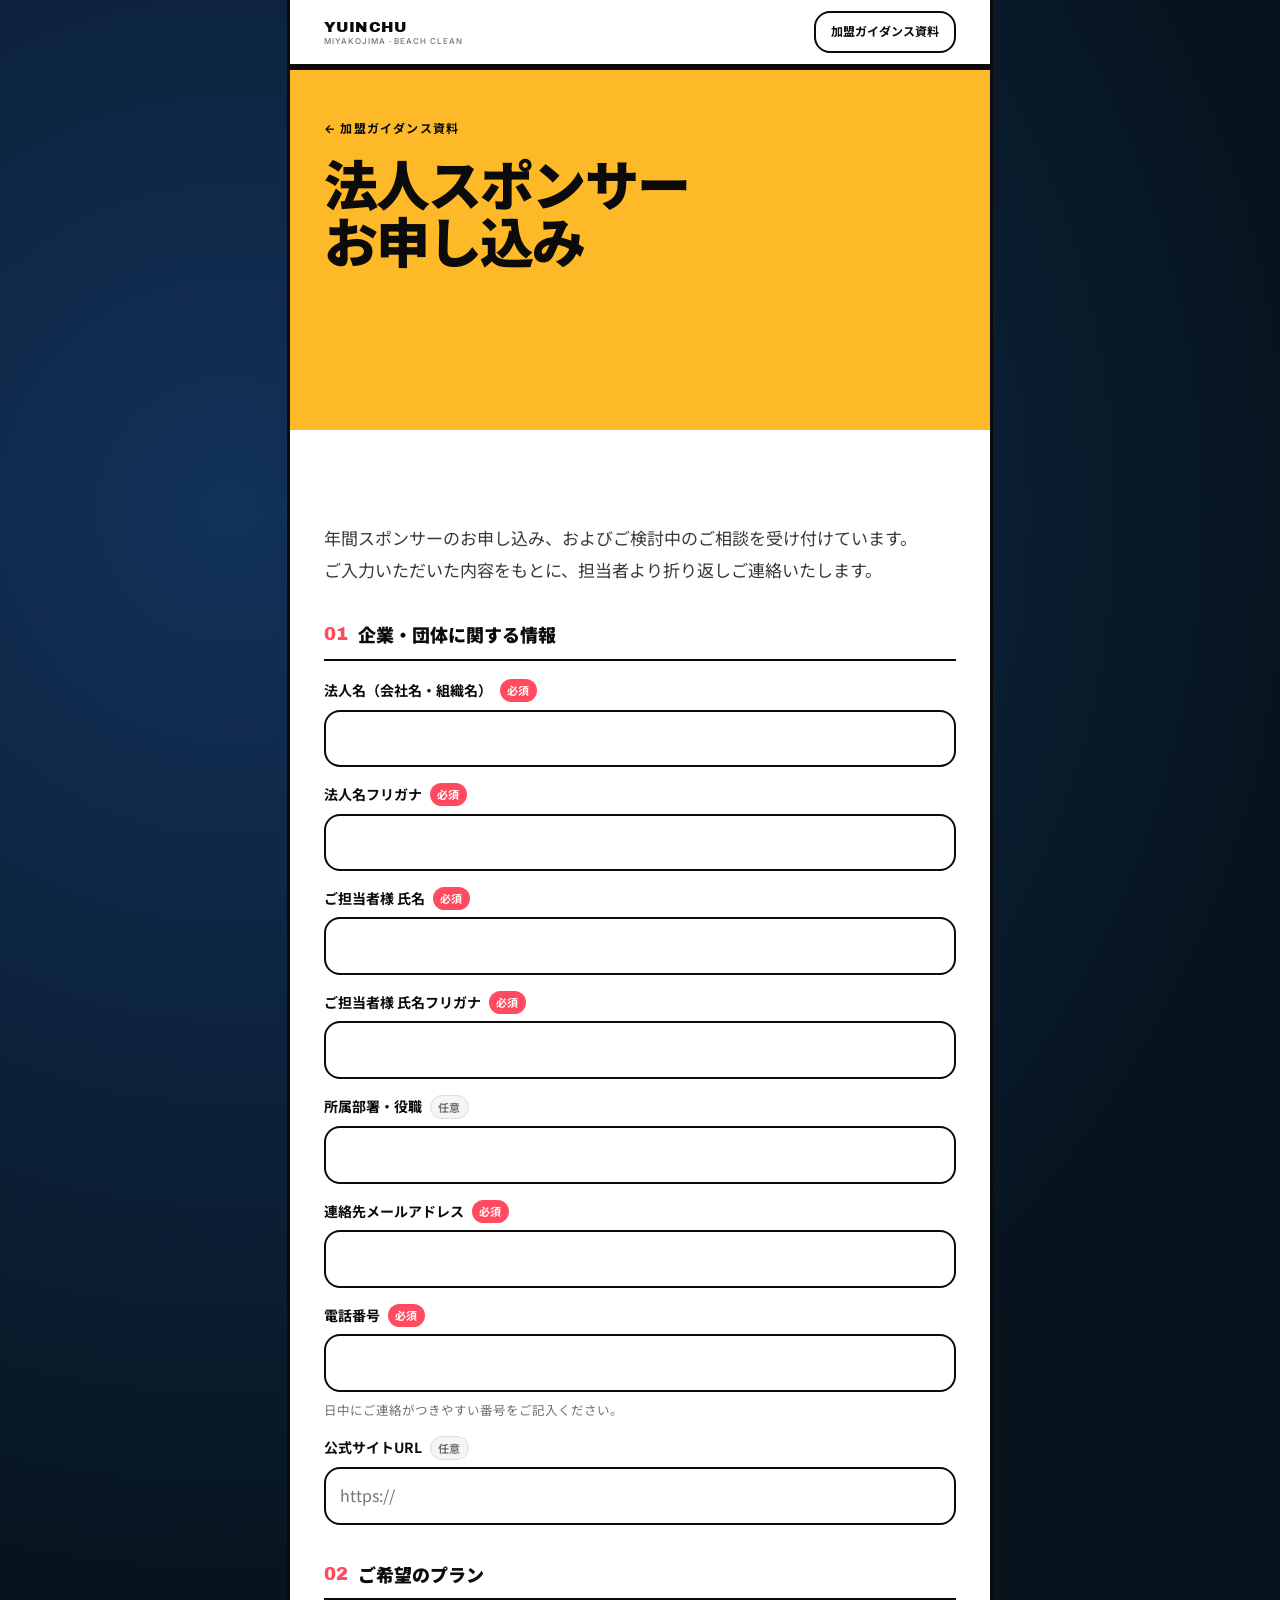
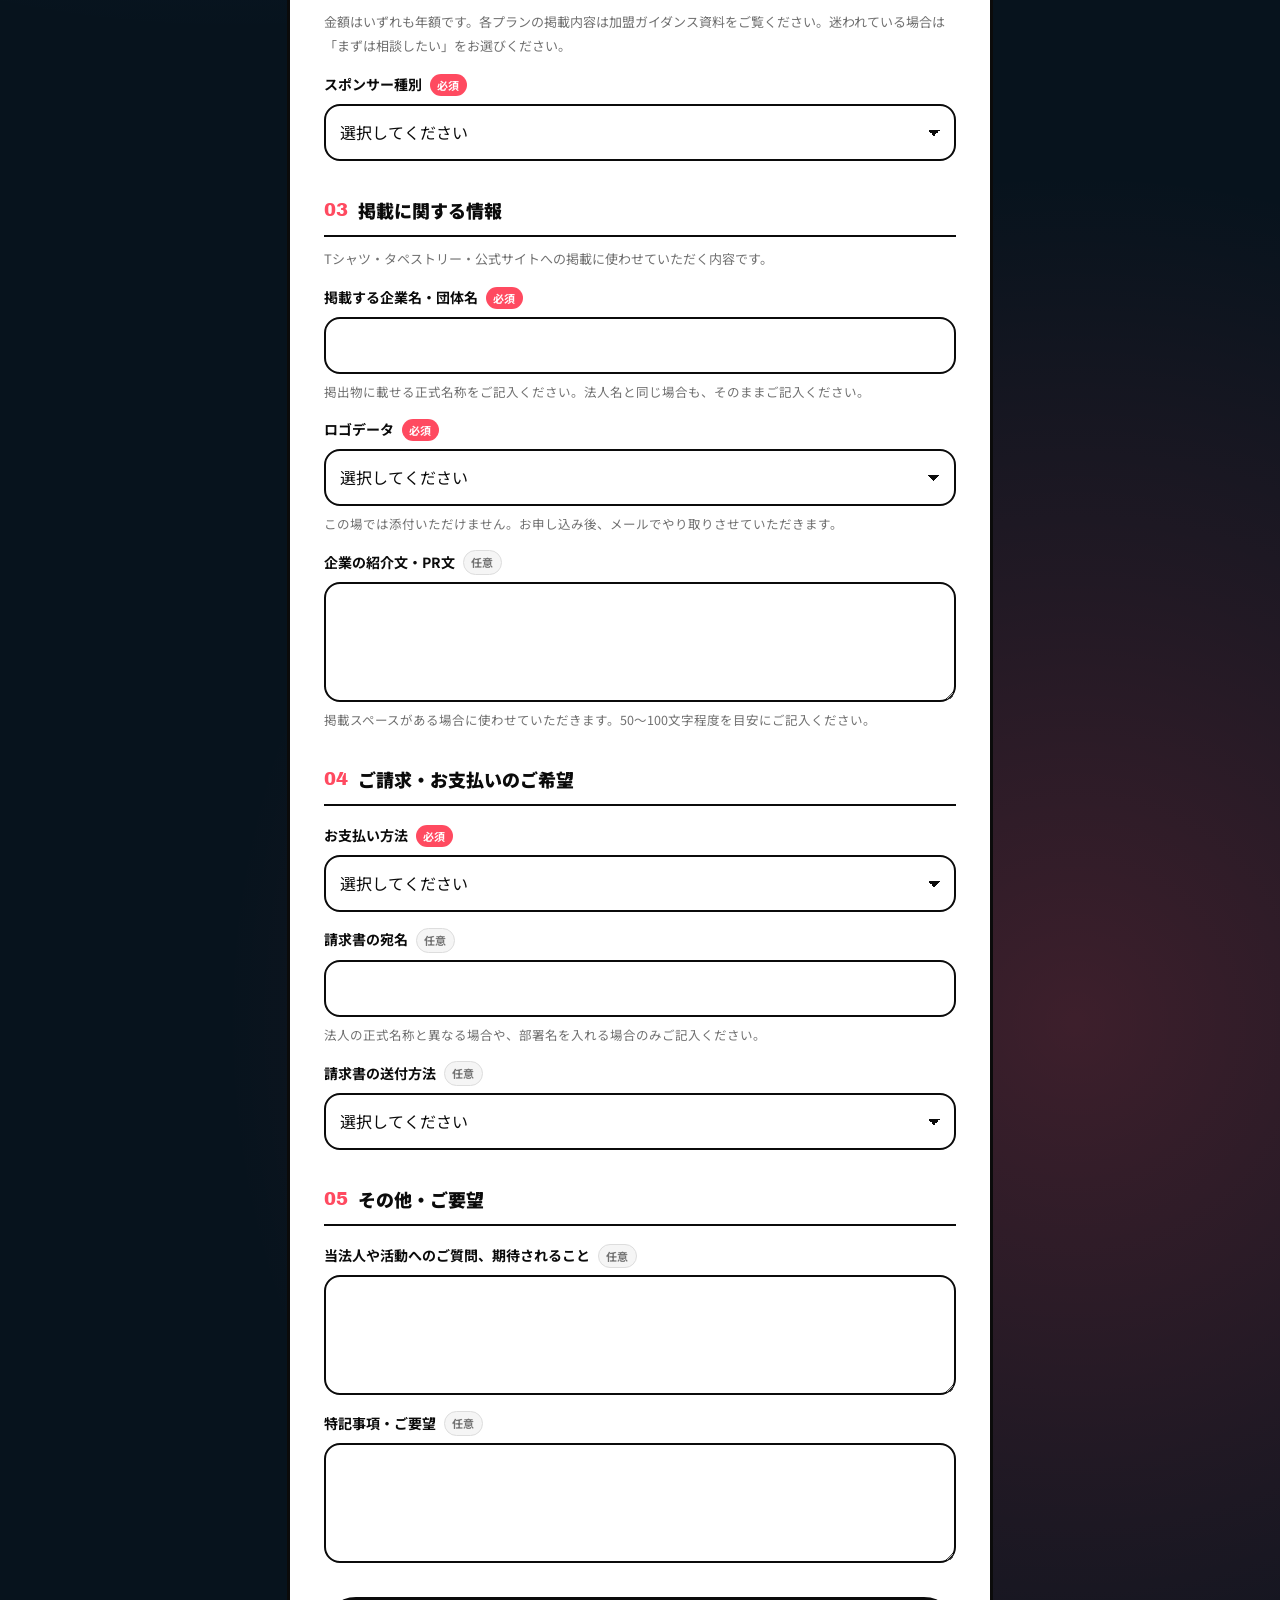
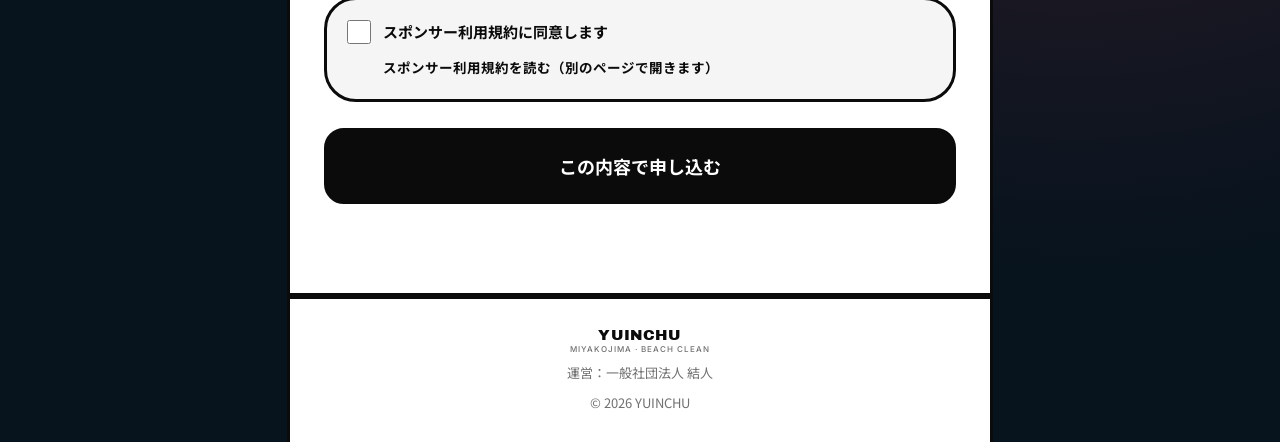
<file: sponsor-form.html>
<!doctype html>
<html lang="ja">
<head>
<meta charset="UTF-8">
<meta name="viewport" content="width=device-width, initial-scale=1">
  <meta name="robots" content="noindex, nofollow">
<title>法人スポンサー お申し込み | YUINCHU Beach Clean Project</title>
<meta name="description" content="YUINCHU Beach Clean Project の年間スポンサーお申し込みフォームです。">
<meta property="og:title" content="法人スポンサー お申し込み | YUINCHU Beach Clean Project">
<meta property="og:description" content="YUINCHU Beach Clean Project の年間スポンサーお申し込みフォームです。">
<meta property="og:type" content="website">
<meta property="og:locale" content="ja_JP">
<meta name="twitter:card" content="summary_large_image">
<link rel="preconnect" href="https://fonts.googleapis.com">
<link rel="preconnect" href="https://fonts.gstatic.com" crossorigin>
<style>
@import url('https://fonts.googleapis.com/css2?family=Archivo+Black&family=Caveat:wght@500;700&family=Inter:wght@400;500;600;700;900&family=Noto+Sans+JP:wght@400;500;700;900&display=swap');

:root {
  --c-bg: #FFFFFF;
  --c-ink: #0B0B0B;
  --c-text: #393939;
  --c-muted: #717171;
  --c-red: #FF4A60;
  --c-blue: #2F81F7;
  --c-yellow: #FDB927;
  --c-border: #0B0B0B;
  --c-soft: #F5F5F5;

  --r-card: 32px;
  --r-md: 16px;
  --b-thick: 3px;
  --b-thin: 2px;
  --shadow-card: 8px 8px 0 0 var(--c-border);
  --shadow-card-sm: 4px 4px 0 0 var(--c-border);

  --phone-w: 700px;
  --gutter: clamp(22px, 6vw, 34px);
  --section-y: clamp(64px, 12vw, 92px);

  --font-display: "Archivo Black", "Noto Sans JP", "Hiragino Kaku Gothic ProN", sans-serif;
  --font-meta: "Inter", "Noto Sans JP", system-ui, sans-serif;
  --font-jp: "Noto Sans JP", "Hiragino Kaku Gothic ProN", "Hiragino Sans", "Meiryo", sans-serif;
  --font-hand: "Caveat", "Noto Sans JP", cursive;
  --ease-out: cubic-bezier(.2, .7, .2, 1);
}

*, *::before, *::after { box-sizing: border-box; }
html { scroll-behavior: smooth; overflow-x: hidden; }
body {
  margin: 0;
  color: var(--c-ink);
  font-family: var(--font-jp);
  font-size: 16px;
  line-height: 1.7;
  -webkit-font-smoothing: antialiased;
  overflow-x: hidden;
  width: 100%;
  background:
    radial-gradient(circle at 18% 14%, rgba(47,129,247,.28), transparent 34%),
    radial-gradient(circle at 84% 72%, rgba(255,74,96,.22), transparent 30%),
    #07131d;
}
img { max-width: 100%; display: block; }
a { color: inherit; text-decoration: none; }
ol, ul { list-style: none; padding: 0; margin: 0; }

.site-header, main, .site-footer {
  width: min(100%, var(--phone-w));
  margin-inline: auto;
  box-shadow: 0 0 0 var(--b-thick) var(--c-border);
  background: var(--c-bg);
  position: relative;
  z-index: 2;
}
main { overflow: hidden; }
.container { width: 100%; margin: 0 auto; padding-inline: var(--gutter); }

/* ── 見出しまわりの語彙（親LPと同じ） ───────────────── */
.hand { font-family: var(--font-hand); font-weight: 700; }
.tilt-l { display: inline-block; transform: rotate(-4deg); }
.tilt-r { display: inline-block; transform: rotate(3deg); }
.uline { position: relative; display: inline-block; white-space: nowrap; }
.uline::after {
  content: "";
  position: absolute; left: -2%; right: -2%; bottom: -.18em; height: .35em;
  background: no-repeat center / 100% 100% url("data:image/svg+xml;utf8,<svg xmlns='http://www.w3.org/2000/svg' viewBox='0 0 200 12' preserveAspectRatio='none'><path d='M2 8 Q 50 1 100 6 T 198 7' fill='none' stroke='%23FF4A60' stroke-width='3.5' stroke-linecap='round'/></svg>");
  pointer-events: none;
}
.title-mark { display: inline-block; background-repeat: no-repeat; background-position: 0 100%; background-size: 100% 38%; padding: 0 .12em; line-height: 1.15; }
.title-mark--yellow { background-image: linear-gradient(var(--c-yellow), var(--c-yellow)); }
.title-mark--blue { background-image: linear-gradient(rgba(47,129,247,.45), rgba(47,129,247,.45)); }

.wave-divider {
  position: absolute; left: 0; right: 0; bottom: -1px;
  width: 100%; height: clamp(32px, 4vw, 56px);
  display: block; pointer-events: none; z-index: 2;
}
.wave-divider--white { fill: var(--c-bg); }
.wave-divider--ink { fill: var(--c-ink); }
.wave-divider--soft { fill: var(--c-soft); }
.has-wave-bottom { padding-bottom: clamp(110px, 14vw, 170px); }

section { padding-block: var(--section-y); position: relative; }
.section-label {
  display: inline-flex; align-items: baseline; gap: 12px;
  font-family: var(--font-meta); font-size: 12px; font-weight: 700;
  letter-spacing: .22em; margin-bottom: 16px;
}
.section-label__num { font-family: var(--font-display); font-size: 20px; letter-spacing: 0; color: var(--c-red); }
.section-label__rule { display: inline-block; width: 32px; height: 2px; background: var(--c-ink); margin: 0 4px; }
h2.section-title {
  font-family: var(--font-display); font-weight: 900;
  font-size: clamp(30px, 9.5vw, 48px); line-height: 1.08;
  letter-spacing: -.035em; margin: 0 0 14px;
}
.section-lead { color: var(--c-text); font-size: clamp(15px, 4vw, 17px); line-height: 1.85; margin: 0; }
.note { margin-top: 18px; font-size: 13px; color: var(--c-muted); line-height: 1.8; }

.btn {
  display: inline-flex; align-items: center; justify-content: center; gap: 8px;
  padding: 14px 26px; border: var(--b-thick) solid var(--c-border); border-radius: var(--r-md);
  font-family: var(--font-meta); font-weight: 700; font-size: 15px; cursor: pointer;
  background: var(--c-bg); color: var(--c-ink);
  transition: transform .15s ease, box-shadow .15s ease;
}
.btn:hover { transform: translate(-2px, -2px); box-shadow: var(--shadow-card-sm); }
.btn--primary { background: var(--c-ink); color: #fff; }
.btn--sm { padding: 9px 15px; font-size: 12px; border-width: var(--b-thin); }
.btn--lg { padding: clamp(16px, 2.2vw, 22px) clamp(30px, 5vw, 52px); font-size: clamp(15px, 1.6vw, 18px); border-radius: 20px; }

/* ── ヘッダー ─────────────────────────────────── */
.site-header { position: sticky; top: 0; z-index: 50; border-bottom: var(--b-thick) solid var(--c-border); }
.site-header__inner { display: flex; align-items: center; justify-content: space-between; gap: 12px; padding-block: 11px; }
.brand { font-family: var(--font-display); font-size: 15px; letter-spacing: .01em; line-height: 1.1; white-space: nowrap; }
.brand small { display: block; font-family: var(--font-meta); font-size: 8px; font-weight: 500; letter-spacing: .12em; color: var(--c-muted); margin-top: 2px; }

/* ── FV：横断幕の現物を主役に ──────────────────── */
.fv { background: var(--c-yellow); padding-top: clamp(30px, 8vw, 46px); padding-bottom: clamp(90px, 12vw, 140px); }
.fv .back {
  display: inline-flex; align-items: center; gap: 6px;
  font-family: var(--font-meta); font-size: 12px; font-weight: 700; letter-spacing: .1em; margin-bottom: 20px;
}
.fv__eyebrow { font-family: var(--font-hand); font-weight: 700; font-size: clamp(24px, 7vw, 34px); color: var(--c-red); line-height: 1; margin: 0 0 4px; }
.fv h1 {
  /* 見出しと同じ 900。Archivo Black に日本語が無く和文は Noto Sans JP に落ちるので、
     ここで太さが違うと和文だけ細く見えて揃わない */
  font-family: var(--font-display); font-weight: 900;
  font-size: clamp(34px, 11vw, 54px); line-height: 1.06; letter-spacing: -.035em; margin: 0 0 16px;
}
.fv__lead { font-size: clamp(15px, 4vw, 17px); line-height: 1.85; margin: 0; }

/* 現物（横断幕）を額装して見せる */
.artifact {
  position: relative;
  margin-top: clamp(26px, 6vw, 38px);
  border: var(--b-thick) solid var(--c-border);
  border-radius: 10px;
  background: var(--c-bg);
  box-shadow: var(--shadow-card);
  overflow: hidden;
}
.fv .artifact { transform: rotate(-1.2deg); }
.artifact__media img { width: 100%; }
.artifact__tag {
  position: absolute; top: 10px; left: 10px; z-index: 3;
  background: var(--c-ink); color: #fff;
  font-family: var(--font-meta); font-size: 10px; font-weight: 700; letter-spacing: .14em;
  padding: 5px 10px; border-radius: 999px;
}
.artifact__cap {
  font-size: 13px; line-height: 1.75; color: var(--c-text);
  margin: 10px 0 0; padding-left: 14px; border-left: var(--b-thick) solid var(--c-red);
}
.artifact--zoom { margin-top: 14px; transform: rotate(.7deg); }
.artifact--zoom .artifact__tag { background: var(--c-red); }
.fv__chars { display: flex; align-items: flex-end; justify-content: center; gap: 4px; margin-top: 18px; }
.fv__chars img { width: clamp(52px, 15vw, 84px); height: auto; }
.fv__chars img:nth-child(odd) { transform: rotate(-4deg); }
.fv__chars img:nth-child(even) { transform: rotate(5deg) translateY(-6px); }

/* ── 流れる帯 ─────────────────────────────────── */
.marquee {
  position: relative; left: 50%; width: 100vw;
  margin: clamp(-46px, -7vw, -30px) 0 0;
  transform: translateX(-50%) rotate(-1.4deg);
  border-block: var(--b-thick) solid var(--c-border);
  background: var(--c-ink); overflow: hidden; padding: 14px 0; z-index: 6;
}
.marquee__track { display: inline-flex; align-items: center; white-space: nowrap; gap: 26px; animation: marquee 46s linear infinite; will-change: transform; }
.marquee__track:hover { animation-play-state: paused; }
.marquee span { font-family: var(--font-display); font-size: clamp(19px, 5.4vw, 30px); color: #fff; }
.marquee .ja { font-family: var(--font-jp); font-weight: 900; font-size: clamp(15px, 4.2vw, 23px); }
.marquee .dot { color: var(--c-yellow); font-size: .8em; line-height: 1; transform: translateY(-.1em); }
@keyframes marquee { from { transform: translateX(0); } to { transform: translateX(-50%); } }

/* ── 掲出物 ───────────────────────────────────── */
.places { background: var(--c-bg); padding-top: clamp(48px, 10vw, 76px); }
.place { margin-top: clamp(26px, 6vw, 36px); }
.place__name { font-size: clamp(18px, 5vw, 22px); font-weight: 900; margin: 0 0 2px; }
.place__size { font-family: var(--font-meta); font-size: 12px; font-weight: 700; letter-spacing: .1em; color: var(--c-blue); margin: 0 0 12px; }
.place__desc { margin: 12px 0 0; font-size: 14px; line-height: 1.85; color: var(--c-text); }
.place--tshirt .artifact { transform: rotate(.9deg); }
.place--tshirt .artifact__tag { top: auto; bottom: 10px; }  /* 背面デザインの文字に重ねない */

/* ── ランク：大きさで差を出す ───────────────────── */
.ranks { background: var(--c-soft); border-top: var(--b-thick) solid var(--c-border); }
.rank-list { display: flex; flex-direction: column; gap: 14px; margin-top: clamp(26px, 6vw, 36px); }
.rank {
  border: var(--b-thick) solid var(--c-border); border-radius: var(--r-md);
  background: var(--c-bg); box-shadow: var(--shadow-card-sm);
}
.rank__head { display: flex; align-items: baseline; justify-content: space-between; gap: 10px; flex-wrap: wrap; }
.rank__name { font-family: var(--font-display); letter-spacing: -.01em; }
.rank__price { font-family: var(--font-meta); font-weight: 900; white-space: nowrap; letter-spacing: -.02em; }
.rank__price span { font-size: 11px; font-weight: 700; margin-left: 3px; letter-spacing: 0; }
.rank__slots {
  display: inline-block; margin-top: 8px; padding: 3px 11px; border-radius: 999px;
  background: var(--c-yellow); color: var(--c-ink);
  font-family: var(--font-meta); font-size: 11px; font-weight: 700; letter-spacing: .06em;
}
.rank__place { margin: 9px 0 0; font-size: 13.5px; line-height: 1.75; color: var(--c-text); }

/* 上位ほど大きく、下位ほど小さく */
.rank--1 { padding: clamp(24px, 6vw, 32px); background: var(--c-ink); color: #fff; transform: rotate(-.8deg); box-shadow: var(--shadow-card); }
.rank--1 .rank__name { font-size: clamp(24px, 7vw, 32px); }
.rank--1 .rank__price { font-size: clamp(32px, 10vw, 46px); }
.rank--1 .rank__place { color: rgba(255,255,255,.74); font-size: 14px; }
.rank--2 { padding: 22px; }
.rank--2 .rank__name { font-size: clamp(20px, 5.6vw, 25px); }
.rank--2 .rank__price { font-size: clamp(26px, 7.6vw, 34px); }
.rank--3 { padding: 19px; }
.rank--3 .rank__name { font-size: clamp(18px, 5vw, 22px); }
.rank--3 .rank__price { font-size: clamp(23px, 6.6vw, 29px); }
.rank--4 { padding: 16px; }
.rank--4 .rank__name { font-size: clamp(16px, 4.4vw, 19px); }
.rank--4 .rank__price { font-size: clamp(20px, 5.6vw, 25px); }
.rank--5 { padding: 14px 16px; border-width: var(--b-thin); box-shadow: none; }
.rank--5 .rank__name { font-size: clamp(14px, 3.9vw, 16px); }
.rank--5 .rank__price { font-size: clamp(18px, 5vw, 22px); }
.rank--5 .rank__place { font-size: 13px; }

/* ── 基本特典 ─────────────────────────────────── */
.perks { margin-top: clamp(26px, 6vw, 36px); border: var(--b-thick) solid var(--c-border); border-radius: var(--r-md); background: var(--c-bg); padding: 22px; box-shadow: var(--shadow-card-sm); }
.perks h3 { margin: 0 0 12px; font-size: 16px; font-weight: 900; }
.perks li { display: flex; gap: 10px; align-items: flex-start; font-size: 14px; line-height: 1.75; padding: 7px 0; border-bottom: 1px dashed rgba(11,11,11,.18); }
.perks li:last-child { border-bottom: 0; }
.perks li::before { content: "●"; color: var(--c-red); font-size: 10px; line-height: 1.9; flex: 0 0 auto; }

/* ── 流れ ─────────────────────────────────────── */
.flow { background: var(--c-bg); }
.flow-list { counter-reset: step; display: flex; flex-direction: column; gap: 11px; margin-top: clamp(26px, 6vw, 36px); }
.flow-list li {
  counter-increment: step; display: flex; align-items: flex-start; gap: 14px;
  border: var(--b-thin) solid var(--c-border); border-radius: var(--r-md);
  padding: 14px 16px; font-size: 15px; line-height: 1.7; background: var(--c-bg);
}
.flow-list li:nth-child(odd) { transform: rotate(-.5deg); }
.flow-list li:nth-child(even) { transform: rotate(.5deg); }
.flow-list li::before {
  content: counter(step); flex: 0 0 auto;
  width: 30px; height: 30px; display: grid; place-items: center; border-radius: 50%;
  background: var(--c-red); color: #fff; font-family: var(--font-display); font-size: 15px;
}

/* ── 締め ─────────────────────────────────────── */
.cta { background: var(--c-ink); color: #fff; text-align: center; }
.cta h2.section-title { color: #fff; font-size: clamp(26px, 8vw, 40px); }
.cta .section-lead { color: rgba(255,255,255,.76); }
.cta__hand { font-family: var(--font-hand); font-weight: 700; font-size: clamp(26px, 8vw, 38px); color: var(--c-yellow); line-height: 1; margin: 0 0 6px; }
.cta__actions { display: flex; flex-direction: column; gap: 12px; margin-top: 28px; align-items: center; }
.cta .btn { border-color: #fff; }
.cta .btn--primary { background: #fff; color: var(--c-ink); }

.site-footer { border-top: var(--b-thick) solid var(--c-border); padding-block: 28px; text-align: center; }
.site-footer p { margin: 8px 0 0; font-size: 13px; color: var(--c-muted); }

.reveal { opacity: 0; transform: translateY(24px); transition: opacity .7s var(--ease-out), transform .7s var(--ease-out); }
.reveal.is-visible { opacity: 1; transform: none; }
.reveal[data-stagger="1"] { transition-delay: .08s; }
.reveal[data-stagger="2"] { transition-delay: .16s; }
.reveal[data-stagger="3"] { transition-delay: .24s; }

@media (prefers-reduced-motion: reduce) {
  .reveal { opacity: 1 !important; transform: none !important; transition: none !important; }
  .marquee__track { animation: none !important; }
  html { scroll-behavior: auto; }
}
/* ── ここから下は、規約ページと申込フォーム用の追加分 ───────── */

.doc { padding-block: var(--section-y); }
.doc__inner { max-width: var(--phone-w); margin: 0 auto; }

/* 規約の条文 */
.article { margin-top: 34px; }
.article h2 {
  font-size: clamp(17px, 4.4vw, 19px);
  font-weight: 900;
  line-height: 1.5;
  margin: 0 0 12px;
  padding-bottom: 9px;
  border-bottom: var(--b-thin) solid var(--c-border);
}
.article p { margin: 0 0 12px; color: var(--c-text); font-size: 15px; line-height: 1.95; }
.article ol { margin: 0; padding-left: 1.5em; }
.article li { color: var(--c-text); font-size: 15px; line-height: 1.95; margin-bottom: 10px; }
.article li:last-child { margin-bottom: 0; }
.doc__meta { margin-top: 40px; padding-top: 18px; border-top: var(--b-thin) solid var(--c-border); font-size: 13px; color: var(--c-muted); line-height: 1.9; }

/* 申込フォーム */
.form-block { margin-top: 34px; }
.form-block__head {
  display: flex; align-items: center; gap: 10px;
  margin-bottom: 18px; padding-bottom: 9px;
  border-bottom: var(--b-thin) solid var(--c-border);
}
.form-block__num { font-family: var(--font-display); font-size: 18px; color: var(--c-red); }
.form-block__title { font-size: clamp(16px, 4.2vw, 18px); font-weight: 900; margin: 0; }
.form-block__note { margin: -8px 0 16px; font-size: 13px; color: var(--c-muted); line-height: 1.8; }

.form-fields { display: flex; flex-direction: column; gap: 16px; }
.field { display: flex; flex-direction: column; gap: 7px; }
.field label { font-size: 14px; font-weight: 700; display: flex; align-items: center; gap: 8px; }
.field .req {
  flex: none; font-size: 11px; font-weight: 700; letter-spacing: .04em;
  padding: 2px 7px; border-radius: 999px;
  background: var(--c-red); color: #fff;
}
.field .any {
  flex: none; font-size: 11px; font-weight: 700; letter-spacing: .04em;
  padding: 2px 7px; border-radius: 999px;
  background: var(--c-soft); color: var(--c-muted); border: 1px solid #DDD;
}
.field__help { font-size: 12.5px; color: var(--c-muted); line-height: 1.7; }
.field input, .field select, .field textarea {
  width: 100%;
  padding: 13px 14px;
  font: inherit; font-size: 16px; color: var(--c-ink);
  background: #fff;
  border: var(--b-thin) solid var(--c-border);
  border-radius: var(--r-md);
  appearance: none;
}
.field select { background-image: linear-gradient(45deg, transparent 50%, var(--c-ink) 50%), linear-gradient(135deg, var(--c-ink) 50%, transparent 50%); background-position: calc(100% - 20px) 51%, calc(100% - 14px) 51%; background-size: 6px 6px, 6px 6px; background-repeat: no-repeat; padding-right: 40px; }
.field input:focus, .field select:focus, .field textarea:focus { outline: 3px solid var(--c-blue); outline-offset: 1px; }
.field textarea { min-height: 120px; resize: vertical; line-height: 1.8; }

/* 規約への同意 */
.agree {
  margin-top: 34px; padding: 20px;
  background: var(--c-soft);
  border: var(--b-thick) solid var(--c-border);
  border-radius: var(--r-card);
}
.agree__row { display: flex; align-items: flex-start; gap: 12px; }
.agree input[type="checkbox"] {
  flex: none; width: 24px; height: 24px; margin: 0;
  accent-color: var(--c-ink); cursor: pointer;
}
.agree label { font-size: 15px; font-weight: 700; line-height: 1.6; cursor: pointer; }
.agree__link { margin: 12px 0 0 36px; font-size: 13.5px; }
.agree__link a { color: var(--c-ink); font-weight: 700; }

.form__submit { margin-top: 26px; width: 100%; justify-content: center; cursor: pointer; }
.form__submit:disabled { opacity: .5; cursor: default; transform: none; }
.form__status {
  margin: 18px 0 0; padding: 16px;
  font-size: 15px; line-height: 1.85;
  border: var(--b-thin) solid var(--c-border); border-radius: var(--r-md);
  background: var(--c-soft);
}
/* 迷惑送信よけ。人には見えない欄 */
.form__trap { position: absolute; left: -9999px; width: 1px; height: 1px; opacity: 0; }

</style>
</head>
<body>

<header class="site-header">
  <div class="container site-header__inner">
    <div class="brand">YUINCHU<small>MIYAKOJIMA &middot; BEACH CLEAN</small></div>
    <a href="sponsor-deck.html" class="btn btn--sm">加盟ガイダンス資料</a>
  </div>
</header>

<main id="main">

  <section class="fv">
    <div class="container">
      <a class="back reveal" href="sponsor-deck.html">&larr; 加盟ガイダンス資料</a>
      <h1 class="reveal" data-stagger="1">法人スポンサー<br>お申し込み</h1>
    </div>
  </section>

  <section class="doc">
    <div class="container">
      <div class="doc__inner">

        <p class="section-lead reveal">年間スポンサーのお申し込み、およびご検討中のご相談を受け付けています。<br>ご入力いただいた内容をもとに、担当者より折り返しご連絡いたします。</p>

        <form class="reveal" data-stagger="1" id="spForm" novalidate>

          <!-- 01 企業・団体 -->
          <div class="form-block">
            <div class="form-block__head">
              <span class="form-block__num">01</span>
              <h2 class="form-block__title">企業・団体に関する情報</h2>
            </div>
            <div class="form-fields">
              <div class="field">
                <label for="f-corp">法人名（会社名・組織名）<span class="req">必須</span></label>
                <input id="f-corp" name="corp_name" type="text" autocomplete="organization" required>
              </div>
              <div class="field">
                <label for="f-corp-kana">法人名フリガナ<span class="req">必須</span></label>
                <input id="f-corp-kana" name="corp_kana" type="text" required>
              </div>
              <div class="field">
                <label for="f-name">ご担当者様 氏名<span class="req">必須</span></label>
                <input id="f-name" name="contact_name" type="text" autocomplete="name" required>
              </div>
              <div class="field">
                <label for="f-name-kana">ご担当者様 氏名フリガナ<span class="req">必須</span></label>
                <input id="f-name-kana" name="contact_kana" type="text" required>
              </div>
              <div class="field">
                <label for="f-role">所属部署・役職<span class="any">任意</span></label>
                <input id="f-role" name="contact_role" type="text" autocomplete="organization-title">
              </div>
              <div class="field">
                <label for="f-email">連絡先メールアドレス<span class="req">必須</span></label>
                <input id="f-email" name="email" type="email" autocomplete="email" required>
              </div>
              <div class="field">
                <label for="f-tel">電話番号<span class="req">必須</span></label>
                <input id="f-tel" name="tel" type="tel" autocomplete="tel" required>
                <span class="field__help">日中にご連絡がつきやすい番号をご記入ください。</span>
              </div>
              <div class="field">
                <label for="f-url">公式サイトURL<span class="any">任意</span></label>
                <input id="f-url" name="url" type="url" inputmode="url" placeholder="https://">
              </div>
            </div>
          </div>

          <!-- 02 プラン -->
          <div class="form-block">
            <div class="form-block__head">
              <span class="form-block__num">02</span>
              <h2 class="form-block__title">ご希望のプラン</h2>
            </div>
            <p class="form-block__note">金額はいずれも年額です。各プランの掲載内容は<a href="sponsor-deck.html">加盟ガイダンス資料</a>をご覧ください。迷われている場合は「まずは相談したい」をお選びください。</p>
            <div class="form-fields">
              <div class="field">
                <label for="f-plan">スポンサー種別<span class="req">必須</span></label>
                <select id="f-plan" name="plan" required>
                  <option value="">選択してください</option>
                  <option value="MAIN 330,000円/年（1社かぎり）">MAIN　330,000円 / 年（1社かぎり）</option>
                  <option value="GOLD 110,000円/年（3社）">GOLD　110,000円 / 年（3社）</option>
                  <option value="SILVER 55,000円/年（6社）">SILVER　55,000円 / 年（6社）</option>
                  <option value="BRONZE 33,000円/年（10社）">BRONZE　33,000円 / 年（10社）</option>
                  <option value="BEACH SUPPORTER 11,000円/年（社数制限なし）">BEACH SUPPORTER　11,000円 / 年（社数の制限なし）</option>
                  <option value="相談したい">まずは相談したい</option>
                </select>
              </div>
            </div>
          </div>

          <!-- 03 掲載 -->
          <div class="form-block">
            <div class="form-block__head">
              <span class="form-block__num">03</span>
              <h2 class="form-block__title">掲載に関する情報</h2>
            </div>
            <p class="form-block__note">Tシャツ・タペストリー・公式サイトへの掲載に使わせていただく内容です。</p>
            <div class="form-fields">
              <div class="field">
                <label for="f-display">掲載する企業名・団体名<span class="req">必須</span></label>
                <input id="f-display" name="display_name" type="text" required>
                <span class="field__help">掲出物に載せる正式名称をご記入ください。法人名と同じ場合も、そのままご記入ください。</span>
              </div>
              <div class="field">
                <label for="f-logo">ロゴデータ<span class="req">必須</span></label>
                <select id="f-logo" name="logo_status" required>
                  <option value="">選択してください</option>
                  <option value="提供できる（後日メールで送付）">ご提供できる（後日メールで送付）</option>
                  <option value="どのデータが使えるか相談したい">どのデータが使えるか相談したい</option>
                  <option value="ロゴが無いので名前のみ掲載">ロゴが無いので、名前のみの掲載を希望</option>
                </select>
                <span class="field__help">この場では添付いただけません。お申し込み後、メールでやり取りさせていただきます。</span>
              </div>
              <div class="field">
                <label for="f-pr">企業の紹介文・PR文<span class="any">任意</span></label>
                <textarea id="f-pr" name="pr_text" maxlength="200"></textarea>
                <span class="field__help">掲載スペースがある場合に使わせていただきます。50〜100文字程度を目安にご記入ください。</span>
              </div>
            </div>
          </div>

          <!-- 04 請求・支払い -->
          <div class="form-block">
            <div class="form-block__head">
              <span class="form-block__num">04</span>
              <h2 class="form-block__title">ご請求・お支払いのご希望</h2>
            </div>
            <div class="form-fields">
              <div class="field">
                <label for="f-pay">お支払い方法<span class="req">必須</span></label>
                <select id="f-pay" name="pay_method" required>
                  <option value="">選択してください</option>
                  <option value="銀行振込">銀行振込</option>
                  <option value="請求書払い">請求書払い</option>
                  <option value="相談したい">相談したい</option>
                </select>
              </div>
              <div class="field">
                <label for="f-invoice-name">請求書の宛名<span class="any">任意</span></label>
                <input id="f-invoice-name" name="invoice_name" type="text">
                <span class="field__help">法人の正式名称と異なる場合や、部署名を入れる場合のみご記入ください。</span>
              </div>
              <div class="field">
                <label for="f-invoice-send">請求書の送付方法<span class="any">任意</span></label>
                <select id="f-invoice-send" name="invoice_send">
                  <option value="">選択してください</option>
                  <option value="メール送付">メール送付</option>
                  <option value="郵送">郵送</option>
                </select>
              </div>
            </div>
          </div>

          <!-- 05 その他 -->
          <div class="form-block">
            <div class="form-block__head">
              <span class="form-block__num">05</span>
              <h2 class="form-block__title">その他・ご要望</h2>
            </div>
            <div class="form-fields">
              <div class="field">
                <label for="f-question">当法人や活動へのご質問、期待されること<span class="any">任意</span></label>
                <textarea id="f-question" name="question"></textarea>
              </div>
              <div class="field">
                <label for="f-note">特記事項・ご要望<span class="any">任意</span></label>
                <textarea id="f-note" name="note"></textarea>
              </div>
            </div>
          </div>

          <!-- 規約への同意 -->
          <div class="agree">
            <div class="agree__row">
              <input id="f-agree" name="agree" type="checkbox" value="同意した" required>
              <label for="f-agree">スポンサー利用規約に同意します</label>
            </div>
            <p class="agree__link"><a href="terms.html" target="_blank" rel="noopener">スポンサー利用規約を読む（別のページで開きます）</a></p>
          </div>

          <input type="hidden" name="source" value="スポンサー申込">
          <!-- 迷惑送信よけ。人には見えない欄で、ここに入力があると機械と判断して捨てる -->
          <input class="form__trap" type="text" name="website" tabindex="-1" autocomplete="off" aria-hidden="true">

          <button type="submit" class="btn btn--primary btn--lg form__submit">この内容で申し込む</button>
          <p class="form__status" id="spFormStatus" role="status" aria-live="polite" hidden></p>
        </form>

      </div>
    </div>
  </section>

</main>

<footer class="site-footer">
  <div class="container">
    <div class="brand">YUINCHU<small>MIYAKOJIMA &middot; BEACH CLEAN</small></div>
    <p>運営：一般社団法人 結人</p>
    <p>&copy; 2026 YUINCHU</p>
  </div>
</footer>

<script>
(function () {
  var prefersReduce = window.matchMedia && window.matchMedia('(prefers-reduced-motion: reduce)').matches;
  var els = document.querySelectorAll('.reveal');
  if (!prefersReduce && 'IntersectionObserver' in window) {
    var io = new IntersectionObserver(function (entries) {
      entries.forEach(function (entry) {
        if (entry.isIntersecting) { entry.target.classList.add('is-visible'); io.unobserve(entry.target); }
      });
    }, { threshold: 0.12, rootMargin: '0px 0px -40px 0px' });
    els.forEach(function (el) { io.observe(el); });
  } else {
    els.forEach(function (el) { el.classList.add('is-visible'); });
  }
})();

// スポンサー申込フォーム
// 送信先は GAS（Google Apps Script）のウェブアプリURL。書き換えるのはここだけ。
// 空のあいだは「準備中」と出るだけで、外部へは何も送らない。
// GAS 側にスポンサー用の受け口（シートと項目）を足してから、そのURLをここに貼る。
// 問い合わせ用の URL をそのまま貼らないこと。項目が違うので、空の行が積まれる。
(function () {
  var SPONSOR_ENDPOINT = 'https://script.google.com/macros/s/AKfycbxFKGOOMtYHCPVky88VasHFgksMs4KGtFgyfDVQcy8qtW2qyQl0ZXv4TtIHbyn8DGXL/exec';

  var form = document.getElementById('spForm');
  var status = document.getElementById('spFormStatus');
  if (!form || !status) return;
  var button = form.querySelector('.form__submit');

  form.addEventListener('submit', function (e) {
    e.preventDefault();
    if (!form.checkValidity()) { form.reportValidity(); return; }

    if (!SPONSOR_ENDPOINT) {
      status.textContent = 'ただいま申込フォームを準備中です。お手数ですが、お問い合わせフォームまたは LINE からご連絡ください。';
      status.hidden = false;
      status.scrollIntoView({ behavior: 'smooth', block: 'center' });
      return;
    }

    var label = button.textContent;
    button.disabled = true;
    button.textContent = '送信中…';

    var params = new URLSearchParams();
    new FormData(form).forEach(function (value, key) { params.append(key, value); });

    fetch(SPONSOR_ENDPOINT, { method: 'POST', mode: 'no-cors', body: params }).then(function () {
      form.querySelectorAll('.form-block, .agree, .form__submit').forEach(function (el) { el.hidden = true; });
      status.textContent = 'ありがとうございます。お申し込みを受け付けました。担当者より順次ご連絡いたします。';
      status.hidden = false;
      status.scrollIntoView({ behavior: 'smooth', block: 'center' });
    }).catch(function () {
      button.disabled = false;
      button.textContent = label;
      status.textContent = '送信に失敗しました。時間をおいて、もう一度お試しください。LINE からもご連絡いただけます。';
      status.hidden = false;
    });
  });
})();

</script>
</body>
</html>
</file>
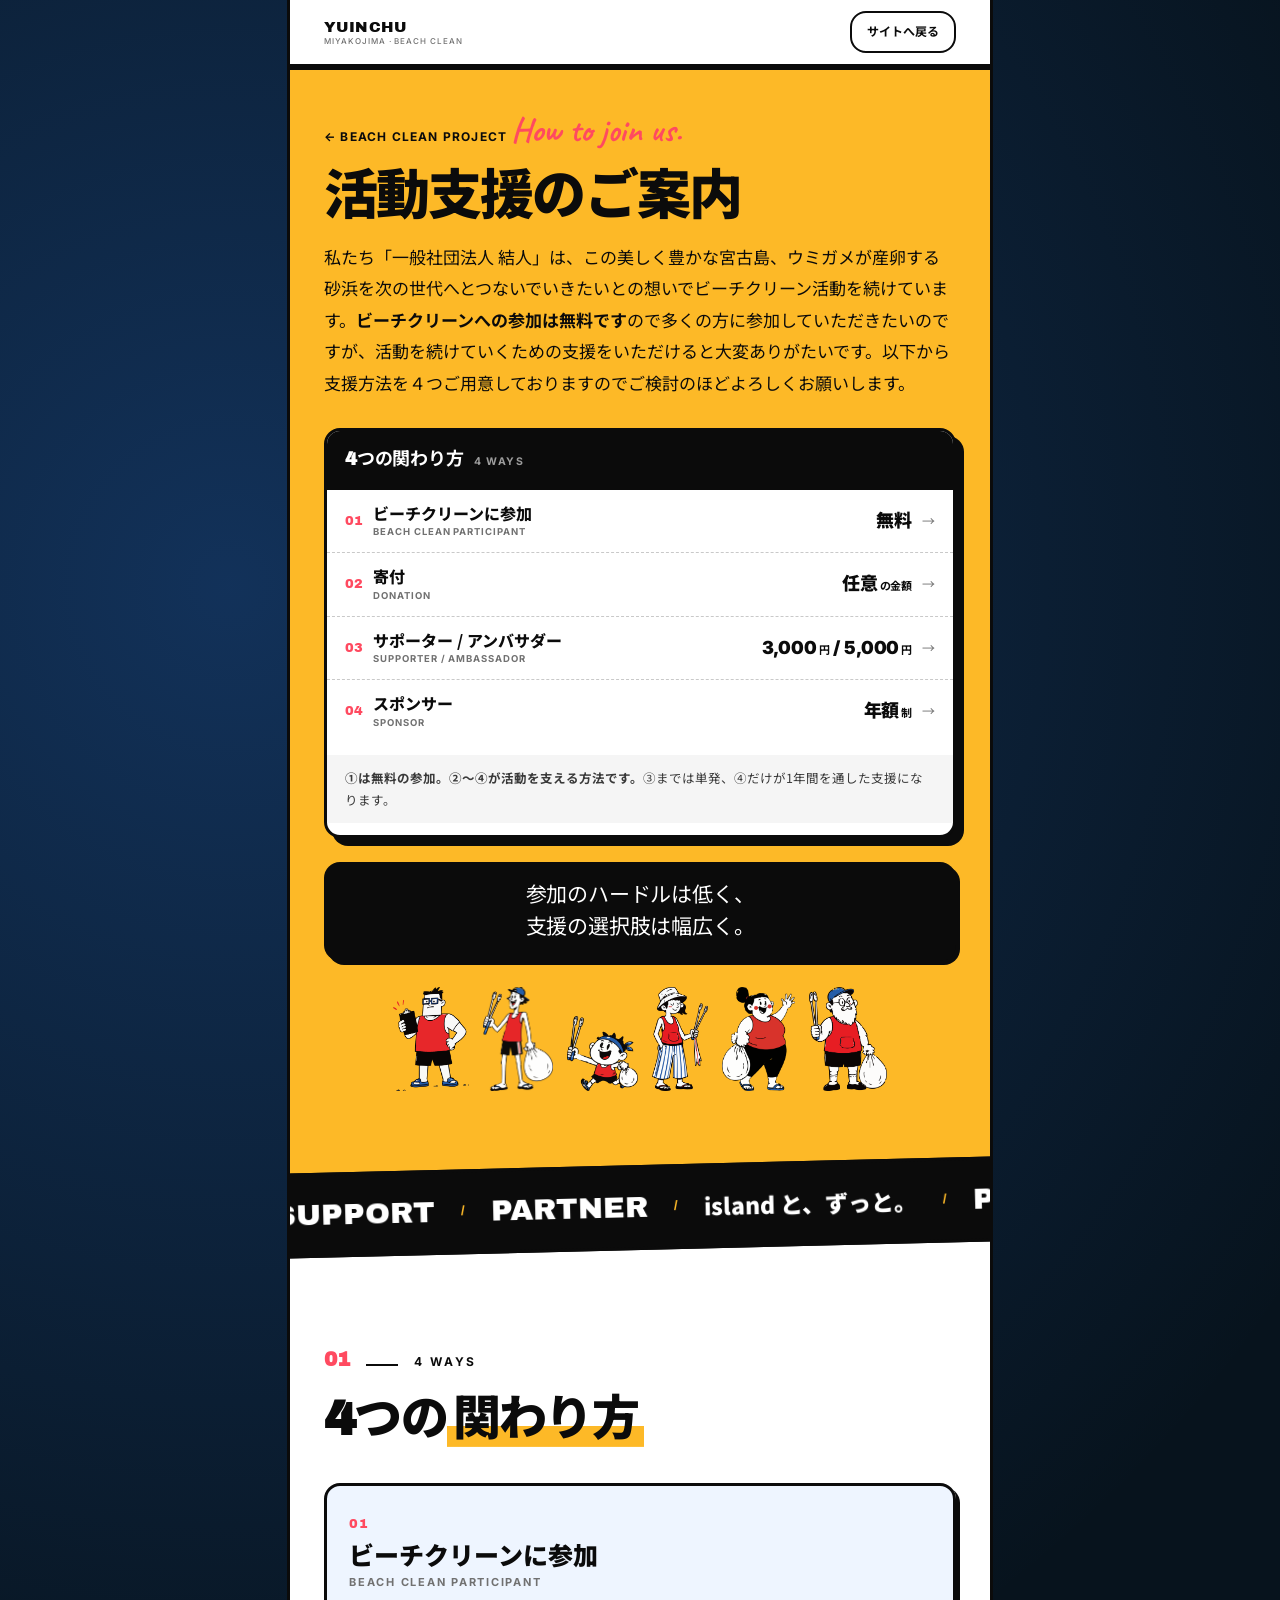
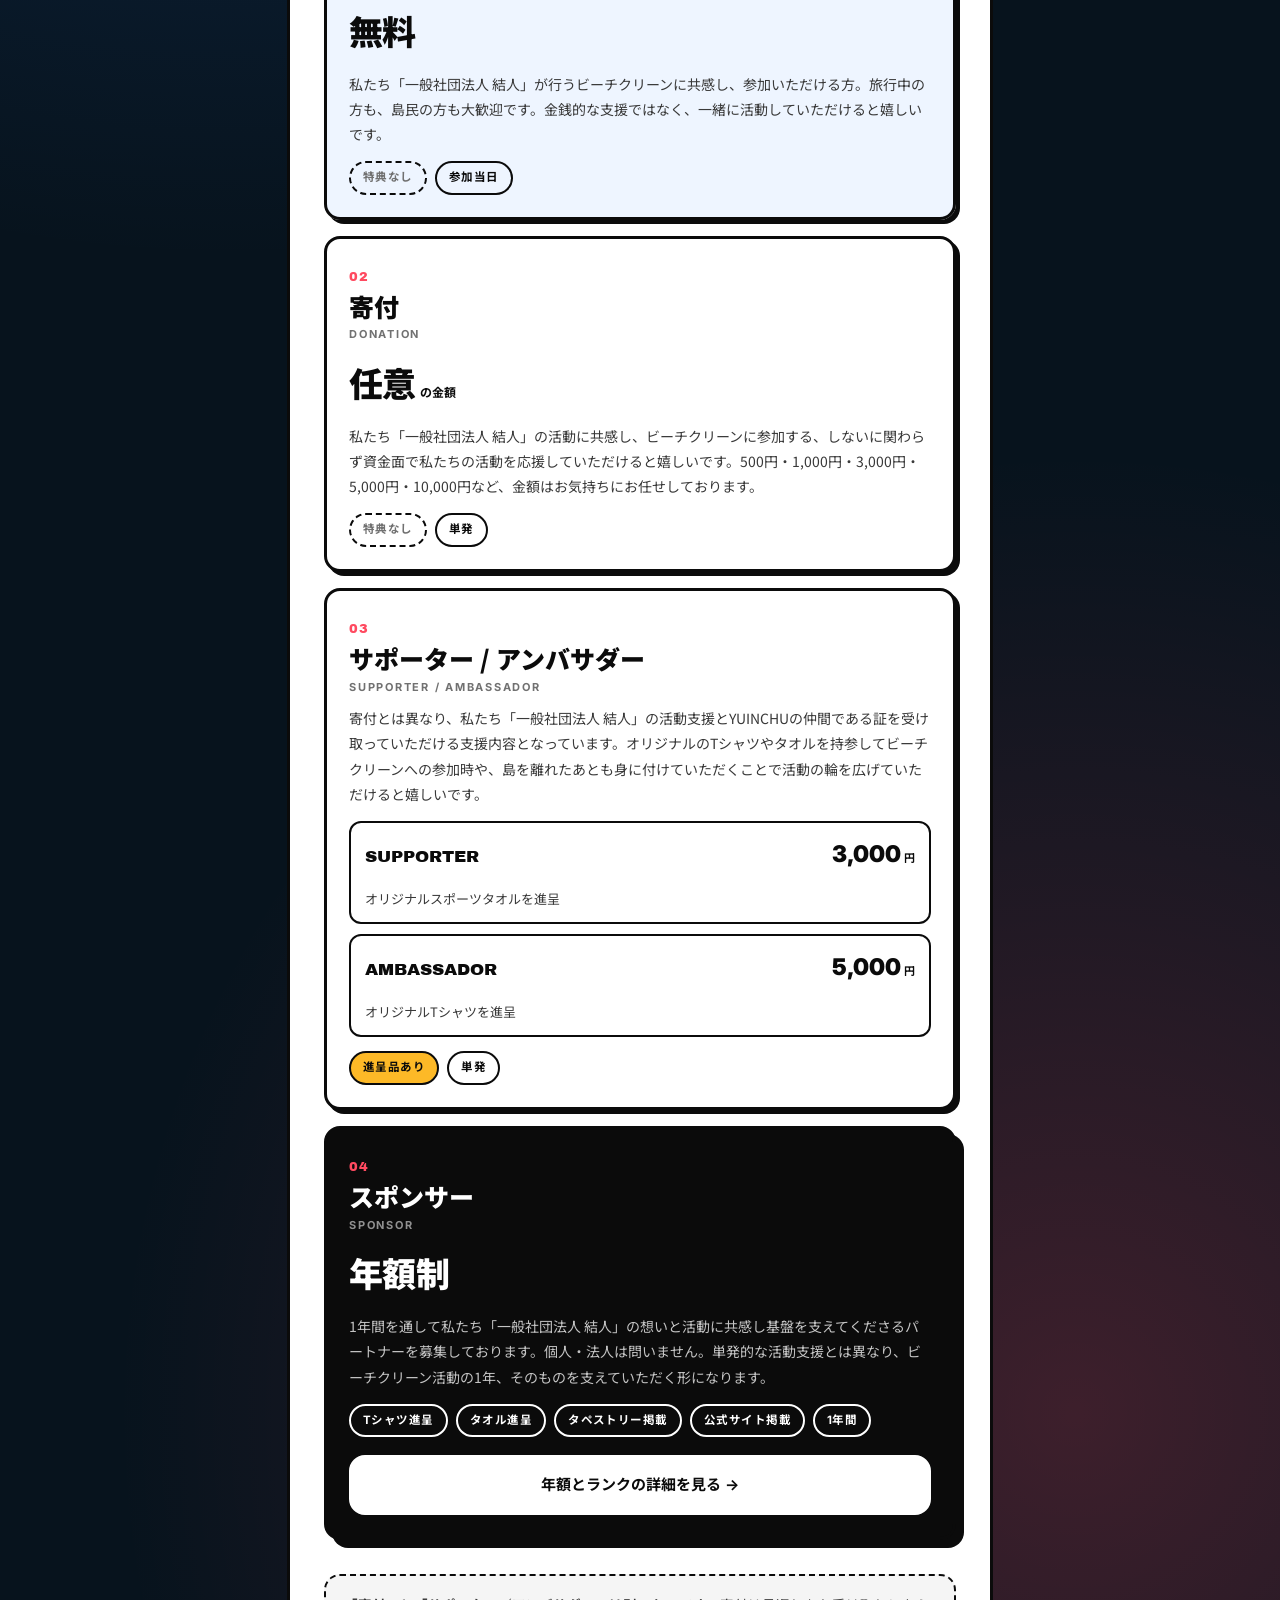
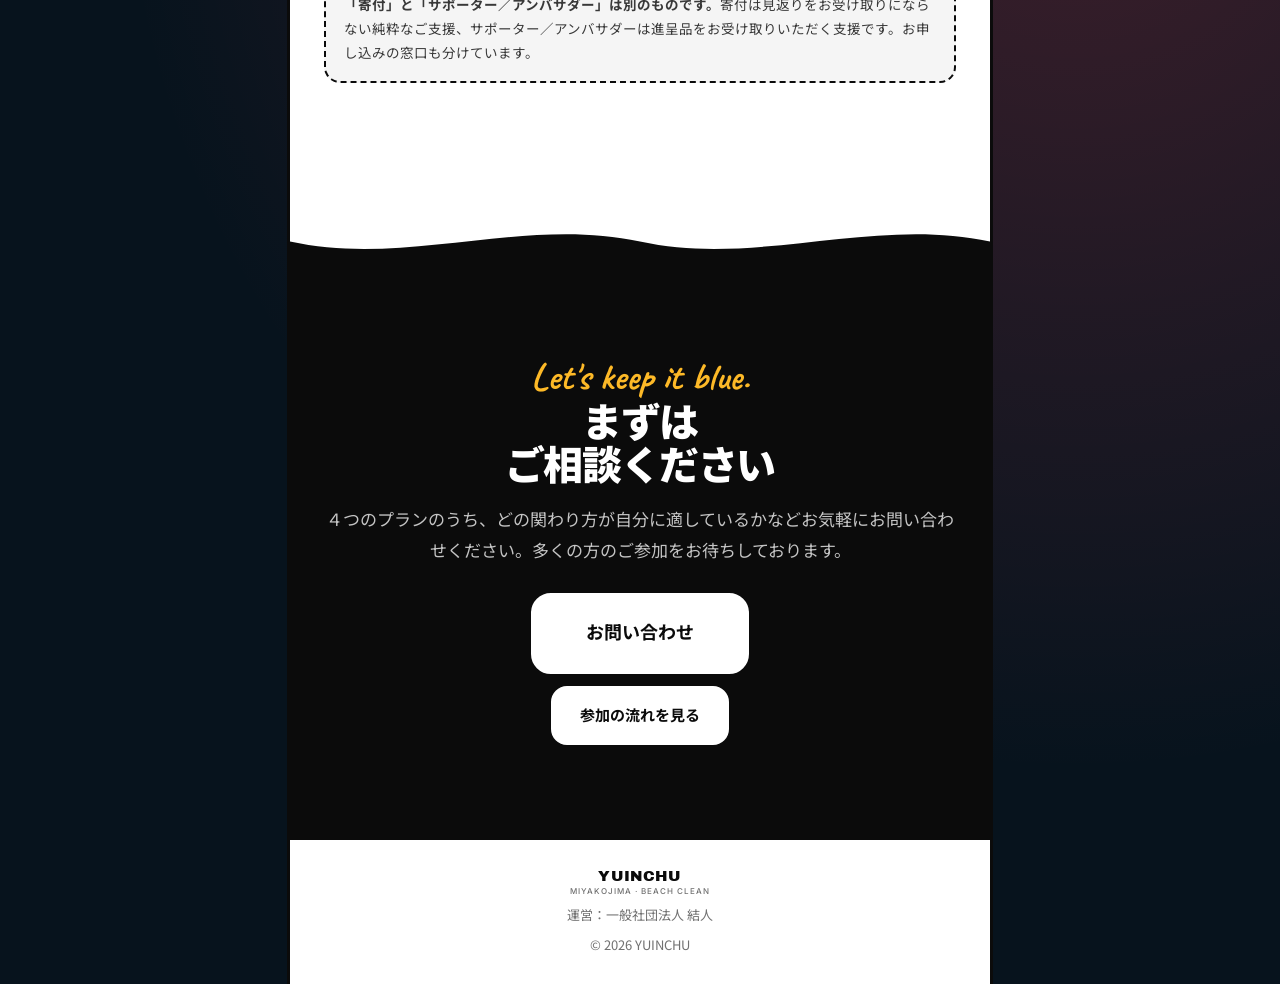
<file: support.html>
<!doctype html>
<html lang="ja">
<head>
<meta charset="UTF-8">
<meta name="viewport" content="width=device-width, initial-scale=1">
  <meta name="robots" content="noindex, nofollow">
<title>活動支援のご案内 | YUINCHU Beach Clean Project</title>
<meta name="description" content="一般社団法人 結人のビーチクリーンは参加無料です。活動を続けるための4つの支援方法をご案内します。">
<meta property="og:title" content="活動支援のご案内 | YUINCHU Beach Clean Project">
<meta property="og:description" content="参加のハードルは低く、支援の選択肢は幅広く。4つの関わり方をご案内します。">
<meta property="og:type" content="website">
<meta property="og:locale" content="ja_JP">
<meta name="twitter:card" content="summary_large_image">
<link rel="preconnect" href="https://fonts.googleapis.com">
<link rel="preconnect" href="https://fonts.gstatic.com" crossorigin>
<style>
@import url('https://fonts.googleapis.com/css2?family=Archivo+Black&family=Caveat:wght@500;700&family=Inter:wght@400;500;600;700;900&family=Noto+Sans+JP:wght@400;500;700;900&display=swap');

:root {
  --c-bg: #FFFFFF; --c-ink: #0B0B0B; --c-text: #393939; --c-muted: #717171;
  --c-red: #FF4A60; --c-blue: #2F81F7; --c-yellow: #FDB927;
  --c-border: #0B0B0B; --c-soft: #F5F5F5;
  --r-card: 32px; --r-md: 16px; --b-thick: 3px; --b-thin: 2px;
  --shadow-card: 8px 8px 0 0 var(--c-border);
  --shadow-card-sm: 4px 4px 0 0 var(--c-border);
  --phone-w: 700px; --gutter: clamp(22px, 6vw, 34px); --section-y: clamp(64px, 12vw, 92px);
  --font-display: "Archivo Black", "Noto Sans JP", "Hiragino Kaku Gothic ProN", sans-serif;
  --font-meta: "Inter", "Noto Sans JP", system-ui, sans-serif;
  --font-jp: "Noto Sans JP", "Hiragino Kaku Gothic ProN", "Hiragino Sans", "Meiryo", sans-serif;
  --font-hand: "Caveat", "Noto Sans JP", cursive;
  --ease-out: cubic-bezier(.2, .7, .2, 1);
}

*, *::before, *::after { box-sizing: border-box; }
html { scroll-behavior: smooth; overflow-x: hidden; }
body {
  margin: 0; color: var(--c-ink); font-family: var(--font-jp);
  font-size: 16px; line-height: 1.7; -webkit-font-smoothing: antialiased;
  overflow-x: hidden; width: 100%;
  background:
    radial-gradient(circle at 18% 14%, rgba(47,129,247,.28), transparent 34%),
    radial-gradient(circle at 84% 72%, rgba(255,74,96,.22), transparent 30%),
    #07131d;
}
img { max-width: 100%; display: block; }
a { color: inherit; text-decoration: none; }
ol, ul { list-style: none; padding: 0; margin: 0; }

.site-header, main, .site-footer {
  width: min(100%, var(--phone-w)); margin-inline: auto;
  box-shadow: 0 0 0 var(--b-thick) var(--c-border);
  background: var(--c-bg); position: relative; z-index: 2;
}
main { overflow: hidden; }
.container { width: 100%; margin: 0 auto; padding-inline: var(--gutter); }

.hand { font-family: var(--font-hand); font-weight: 700; }
.tilt-l { display: inline-block; transform: rotate(-4deg); }
.tilt-r { display: inline-block; transform: rotate(3deg); }
.uline { position: relative; display: inline-block; white-space: nowrap; }
.uline::after {
  content: ""; position: absolute; left: -2%; right: -2%; bottom: -.18em; height: .35em;
  background: no-repeat center / 100% 100% url("data:image/svg+xml;utf8,<svg xmlns='http://www.w3.org/2000/svg' viewBox='0 0 200 12' preserveAspectRatio='none'><path d='M2 8 Q 50 1 100 6 T 198 7' fill='none' stroke='%23FF4A60' stroke-width='3.5' stroke-linecap='round'/></svg>");
  pointer-events: none;
}
.title-mark { display: inline-block; background-repeat: no-repeat; background-position: 0 100%; background-size: 100% 38%; padding: 0 .12em; line-height: 1.15; }
.title-mark--yellow { background-image: linear-gradient(var(--c-yellow), var(--c-yellow)); }

.wave-divider { position: absolute; left: 0; right: 0; bottom: -1px; width: 100%; height: clamp(32px, 4vw, 56px); display: block; pointer-events: none; z-index: 2; }
.wave-divider--white { fill: var(--c-bg); }
.wave-divider--ink { fill: var(--c-ink); }
.has-wave-bottom { padding-bottom: clamp(110px, 14vw, 170px); }

section { padding-block: var(--section-y); position: relative; }
.section-label { display: inline-flex; align-items: baseline; gap: 12px; font-family: var(--font-meta); font-size: 12px; font-weight: 700; letter-spacing: .22em; margin-bottom: 16px; }
.section-label__num { font-family: var(--font-display); font-size: 20px; letter-spacing: 0; color: var(--c-red); }
.section-label__rule { display: inline-block; width: 32px; height: 2px; background: var(--c-ink); margin: 0 4px; }
h2.section-title { font-family: var(--font-display); font-weight: 900; font-size: clamp(30px, 9.5vw, 48px); line-height: 1.08; letter-spacing: -.035em; margin: 0 0 14px; }
.section-lead { color: var(--c-text); font-size: clamp(15px, 4vw, 17px); line-height: 1.85; margin: 0; }
.note { margin-top: 18px; font-size: 13px; color: var(--c-muted); line-height: 1.8; }

.btn {
  display: inline-flex; align-items: center; justify-content: center; gap: 8px;
  padding: 14px 26px; border: var(--b-thick) solid var(--c-border); border-radius: var(--r-md);
  font-family: var(--font-meta); font-weight: 700; font-size: 15px; cursor: pointer;
  background: var(--c-bg); color: var(--c-ink);
  transition: transform .15s ease, box-shadow .15s ease;
}
.btn:hover { transform: translate(-2px, -2px); box-shadow: var(--shadow-card-sm); }
.btn--primary { background: var(--c-ink); color: #fff; }
.btn--sm { padding: 9px 15px; font-size: 12px; border-width: var(--b-thin); }
.btn--lg { padding: clamp(16px, 2.2vw, 22px) clamp(30px, 5vw, 52px); font-size: clamp(15px, 1.6vw, 18px); border-radius: 20px; }

.site-header { position: sticky; top: 0; z-index: 50; border-bottom: var(--b-thick) solid var(--c-border); }
.site-header__inner { display: flex; align-items: center; justify-content: space-between; gap: 12px; padding-block: 11px; }
.brand { font-family: var(--font-display); font-size: 15px; letter-spacing: .01em; line-height: 1.1; white-space: nowrap; }
.brand small { display: block; font-family: var(--font-meta); font-size: 8px; font-weight: 500; letter-spacing: .12em; color: var(--c-muted); margin-top: 2px; }

/* ── FV ───────────────────────────────────────── */
.fv { background: var(--c-yellow); padding-top: clamp(30px, 8vw, 46px); padding-bottom: clamp(80px, 11vw, 120px); }
.fv .back { display: inline-flex; align-items: center; gap: 6px; font-family: var(--font-meta); font-size: 12px; font-weight: 700; letter-spacing: .1em; margin-bottom: 20px; }
.fv__eyebrow { font-family: var(--font-hand); font-weight: 700; font-size: clamp(24px, 7vw, 34px); color: var(--c-red); line-height: 1; margin: 0 0 4px; }
/* 見出し（h2.section-title）と同じ 900 にする。Archivo Black に日本語が無いので
   和文は Noto Sans JP に落ちる。ここで太さが違うと、和文だけ細く見えて揃わない */
.fv h1 { font-family: var(--font-display); font-weight: 900; font-size: clamp(34px, 11vw, 54px); line-height: 1.06; letter-spacing: -.035em; margin: 0 0 16px; }
.fv__lead { font-size: clamp(15px, 4vw, 17px); line-height: 1.85; margin: 0; }
.credo {
  margin-top: 24px; padding: 18px 20px; background: var(--c-ink); color: #fff;
  border-radius: var(--r-md); box-shadow: var(--shadow-card-sm);
  transform: rotate(-1deg); text-align: center;
}
.credo p { margin: 0; font-family: var(--font-display); font-size: clamp(16px, 4.6vw, 21px); line-height: 1.5; letter-spacing: -.01em; }
/* 6人全員を並べる。「誰でも／どの形でも」を絵で言う。
   幅ではなく背の高さで揃える（幅で揃えると縦長のキャラだけ背が高くなる）。子どもだけ低い。
   傾きも上下のずれも付けない ── 6人が同じ地面に立って一列に並んで見えることを優先する。 */
.fv__chars {
  --ch: clamp(62px, 17.5vw, 104px);
  display: flex; align-items: flex-end; justify-content: center;
  gap: clamp(6px, 2vw, 14px); margin-top: 26px;
}
.fv__chars img { height: var(--ch); width: auto; flex: 0 0 auto; }
.fv__chars img.is-kid { height: calc(var(--ch) * .72); }

/* ── FV：4区分の一覧（最初に全体像を見せる） ───── */
.glance {
  margin-top: clamp(22px, 5vw, 30px);
  background: var(--c-bg);
  border: var(--b-thick) solid var(--c-border);
  border-radius: var(--r-md);
  box-shadow: var(--shadow-card);
  overflow: hidden;
}
.glance__head {
  display: flex; align-items: baseline; gap: 10px;
  padding: 13px 18px; border-bottom: var(--b-thin) solid var(--c-border);
  background: var(--c-ink); color: #fff;
}
.glance__head strong { font-family: var(--font-display); font-size: clamp(15px, 4.2vw, 18px); letter-spacing: -.01em; }
.glance__head span { font-family: var(--font-meta); font-size: 10.5px; font-weight: 700; letter-spacing: .16em; color: rgba(255,255,255,.6); }
.glance a {
  display: grid;
  grid-template-columns: auto 1fr auto auto;
  align-items: center;
  column-gap: 10px;
  padding: 13px 18px;
  border-bottom: 1px dashed rgba(11,11,11,.22);
  transition: background .15s ease;
}
.glance a:last-of-type { border-bottom: 0; }
.glance a:hover { background: rgba(253,185,39,.18); }
/* 語の途中で折らない（「アンバサダ／ー」を防ぐ） */
.glance .nb { white-space: nowrap; }
.glance__no { font-family: var(--font-display); font-size: 13px; color: var(--c-red); }
.glance__name { font-weight: 800; font-size: clamp(13.5px, 3.9vw, 16px); line-height: 1.35; min-width: 0; }
.glance__name small { display: block; font-family: var(--font-meta); font-size: 9.5px; font-weight: 700; letter-spacing: .1em; color: var(--c-muted); margin-top: 2px; }
.glance__price { font-family: var(--font-meta); font-weight: 900; font-size: clamp(14.5px, 4.2vw, 18px); white-space: nowrap; letter-spacing: -.01em; }
.glance__price em { font-style: normal; font-size: 11px; font-weight: 700; margin-left: 2px; }
.glance__arrow { color: var(--c-muted); font-size: 13px; }

/* 狭いときは金額を名前の下へ落とし、矢印は出さない（行が3段になるのを防ぐ） */
@media (max-width: 430px) {
  .glance a { grid-template-columns: auto 1fr; row-gap: 4px; }
  .glance__price { grid-column: 2; text-align: right; }
  .glance__arrow { display: none; }
  /* 英字の副題は狭い幅では省く（1行分の高さを稼ぐ） */
  .glance__name small { display: none; }
  .glance a { padding-block: 11px; }
}

.glance__foot { padding: 12px 18px; background: var(--c-soft); font-size: 12.5px; line-height: 1.75; color: var(--c-text); }

/* ── 流れる帯 ─────────────────────────────────── */
.marquee {
  position: relative; left: 50%; width: 100vw; margin: clamp(-46px, -7vw, -30px) 0 0;
  transform: translateX(-50%) rotate(-1.4deg);
  border-block: var(--b-thick) solid var(--c-border);
  background: var(--c-ink); overflow: hidden; padding: 14px 0; z-index: 6;
}
.marquee__track { display: inline-flex; align-items: center; white-space: nowrap; gap: 26px; animation: marquee 46s linear infinite; will-change: transform; }
.marquee__track:hover { animation-play-state: paused; }
.marquee span { font-family: var(--font-display); font-size: clamp(19px, 5.4vw, 30px); color: #fff; }
.marquee .ja { font-family: var(--font-jp); font-weight: 900; font-size: clamp(15px, 4.2vw, 23px); }
.marquee .dot { color: var(--c-yellow); font-size: .8em; line-height: 1; transform: translateY(-.1em); }
@keyframes marquee { from { transform: translateX(0); } to { transform: translateX(-50%); } }

/* ── 4区分 ────────────────────────────────────── */
.ways { background: var(--c-bg); }
.way-list { display: flex; flex-direction: column; gap: 16px; margin-top: clamp(26px, 6vw, 36px); }
.way { border: var(--b-thick) solid var(--c-border); border-radius: var(--r-md); background: var(--c-bg); padding: 22px; box-shadow: var(--shadow-card-sm); }
.way__no { font-family: var(--font-display); font-size: 13px; color: var(--c-red); letter-spacing: .1em; }
.way__name { font-size: clamp(20px, 5.6vw, 25px); font-weight: 900; margin: 2px 0 0; line-height: 1.3; }
.way__en { font-family: var(--font-meta); font-size: 11px; font-weight: 700; letter-spacing: .16em; color: var(--c-muted); margin: 3px 0 0; }
.way__price { font-family: var(--font-meta); font-weight: 900; font-size: clamp(26px, 7.6vw, 34px); letter-spacing: -.02em; margin: 12px 0 0; }
.way__price small { font-size: 12px; font-weight: 700; margin-left: 4px; letter-spacing: 0; }
.way__desc { margin: 10px 0 0; font-size: 14px; line-height: 1.8; color: var(--c-text); }
.way__meta { display: flex; flex-wrap: wrap; gap: 8px; margin-top: 14px; }
.chip {
  display: inline-flex; align-items: center; gap: 6px;
  padding: 5px 12px; border-radius: 999px; border: var(--b-thin) solid var(--c-border);
  font-family: var(--font-meta); font-size: 11.5px; font-weight: 700; letter-spacing: .04em;
}
.chip--gift { background: var(--c-yellow); }
.chip--none { color: var(--c-muted); border-style: dashed; }
.way--free { background: rgba(47,129,247,.08); }
.way--sponsor { background: var(--c-ink); color: #fff; box-shadow: var(--shadow-card); transform: rotate(-.7deg); }
.way--sponsor .way__desc { color: rgba(255,255,255,.76); }
.way--sponsor .way__en { color: rgba(255,255,255,.55); }
.way--sponsor .chip { border-color: #fff; }
.way__link { margin-top: 18px; display: flex; }
.way__link .btn { width: 100%; background: #fff; color: var(--c-ink); border-color: #fff; }
.tiers { margin-top: 14px; display: flex; flex-direction: column; gap: 10px; }
.tier { display: flex; align-items: baseline; justify-content: space-between; gap: 10px; flex-wrap: wrap; border: var(--b-thin) solid var(--c-border); border-radius: 12px; padding: 12px 14px; }
.tier__name { font-family: var(--font-display); font-size: clamp(14px, 4vw, 17px); }
.tier__price { font-family: var(--font-meta); font-weight: 900; font-size: clamp(19px, 5.4vw, 23px); white-space: nowrap; }
.tier__price small { font-size: 11px; font-weight: 700; margin-left: 3px; }
.tier__gift { width: 100%; font-size: 13px; color: var(--c-text); margin-top: 4px; }

/* 寄付と単発支援を混同させないための線引き */
.divider-note {
  margin-top: clamp(26px, 6vw, 34px); padding: 16px 18px;
  border: var(--b-thin) dashed var(--c-border); border-radius: var(--r-md);
  font-size: 13.5px; line-height: 1.8; color: var(--c-text); background: var(--c-soft);
}

/* ── 締め ─────────────────────────────────────── */
.cta { background: var(--c-ink); color: #fff; text-align: center; }
.cta h2.section-title { color: #fff; font-size: clamp(26px, 8vw, 40px); }
.cta .section-lead { color: rgba(255,255,255,.76); }
.cta__hand { font-family: var(--font-hand); font-weight: 700; font-size: clamp(26px, 8vw, 38px); color: var(--c-yellow); line-height: 1; margin: 0 0 6px; }
.cta__actions { display: flex; flex-direction: column; gap: 12px; margin-top: 28px; align-items: center; }
.cta .btn { border-color: #fff; }
.cta .btn--primary { background: #fff; color: var(--c-ink); }

.site-footer { border-top: var(--b-thick) solid var(--c-border); padding-block: 28px; text-align: center; }
.site-footer p { margin: 8px 0 0; font-size: 13px; color: var(--c-muted); }

.reveal { opacity: 0; transform: translateY(24px); transition: opacity .7s var(--ease-out), transform .7s var(--ease-out); }
.reveal.is-visible { opacity: 1; transform: none; }
.reveal[data-stagger="1"] { transition-delay: .08s; }
.reveal[data-stagger="2"] { transition-delay: .16s; }
.reveal[data-stagger="3"] { transition-delay: .24s; }

@media (prefers-reduced-motion: reduce) {
  .reveal { opacity: 1 !important; transform: none !important; transition: none !important; }
  .marquee__track { animation: none !important; }
  html { scroll-behavior: auto; }
}
</style>
</head>
<body>

<header class="site-header">
  <div class="container site-header__inner">
    <div class="brand">YUINCHU<small>MIYAKOJIMA · BEACH CLEAN</small></div>
    <a href="beach-clean.html" class="btn btn--sm">サイトへ戻る</a>
  </div>
</header>

<main id="main">

  <section class="fv">
    <div class="container">
      <a class="back reveal" href="beach-clean.html">← BEACH CLEAN PROJECT</a>
      <p class="fv__eyebrow reveal tilt-l">How to join us.</p>
      <h1 class="reveal" data-stagger="1">活動支援のご案内</h1>
      <p class="fv__lead reveal" data-stagger="2">私たち「一般社団法人 結人」は、この美しく豊かな宮古島、ウミガメが産卵する砂浜を次の世代へとつないでいきたいとの想いでビーチクリーン活動を続けています。<strong>ビーチクリーンへの参加は無料です</strong>ので多くの方に参加していただきたいのですが、活動を続けていくための支援をいただけると大変ありがたいです。以下から支援方法を４つご用意しておりますのでご検討のほどよろしくお願いします。</p>
      <nav class="glance reveal" data-stagger="3" aria-label="4つの関わり方の一覧">
        <div class="glance__head"><strong>4つの関わり方</strong><span>4 WAYS</span></div>
        <a href="#way-1">
          <span class="glance__no">01</span>
          <span class="glance__name">ビーチクリーンに参加<small>BEACH CLEAN PARTICIPANT</small></span>
          <span class="glance__price">無料</span>
          <span class="glance__arrow">→</span>
        </a>
        <a href="#way-2">
          <span class="glance__no">02</span>
          <span class="glance__name">寄付<small>DONATION</small></span>
          <span class="glance__price">任意<em>の金額</em></span>
          <span class="glance__arrow">→</span>
        </a>
        <a href="#way-3">
          <span class="glance__no">03</span>
          <span class="glance__name"><span class="nb">サポーター</span> / <span class="nb">アンバサダー</span><small>SUPPORTER / AMBASSADOR</small></span>
          <span class="glance__price">3,000<em>円</em> / 5,000<em>円</em></span>
          <span class="glance__arrow">→</span>
        </a>
        <a href="#way-4">
          <span class="glance__no">04</span>
          <span class="glance__name">スポンサー<small>SPONSOR</small></span>
          <span class="glance__price">年額<em>制</em></span>
          <span class="glance__arrow">→</span>
        </a>
        <p class="glance__foot"><strong>①は無料の参加。②〜④が活動を支える方法です。</strong>③までは単発、④だけが1年間を通した支援になります。</p>
      </nav>

      <div class="credo reveal">
        <p>参加のハードルは低く、<br>支援の選択肢は幅広く。</p>
      </div>
      <div class="fv__chars reveal" aria-hidden="true">
        <img src="assets/beach-clean-lp/hero-parts/character-03.png" alt="" loading="lazy">
        <img src="assets/beach-clean-lp/hero-parts/character-01.png" alt="" loading="lazy">
        <img src="assets/beach-clean-lp/hero-parts/character-05.png" class="is-kid" alt="" loading="lazy">
        <img src="assets/beach-clean-lp/hero-parts/character-02.png" alt="" loading="lazy">
        <img src="assets/beach-clean-lp/hero-parts/character-04.png" alt="" loading="lazy">
        <img src="assets/beach-clean-lp/hero-parts/character-06.png" alt="" loading="lazy">
      </div>
    </div>
  </section>

  <div class="marquee" aria-hidden="true">
    <div class="marquee__track">
      <span>PARTICIPATE</span><span class="dot">/</span>
      <span>SUPPORT</span><span class="dot">/</span>
      <span>PARTNER</span><span class="dot">/</span>
      <span class="ja">island と、ずっと。</span><span class="dot">/</span>
      <span>PARTICIPATE</span><span class="dot">/</span>
      <span>SUPPORT</span><span class="dot">/</span>
      <span>PARTNER</span><span class="dot">/</span>
      <span class="ja">island と、ずっと。</span><span class="dot">/</span>
    </div>
  </div>

  <!-- 4区分 -->
  <section class="ways has-wave-bottom">
    <div class="container">
      <span class="section-label reveal"><span class="section-label__num">01</span><span class="section-label__rule"></span>4 WAYS</span>
      <h2 class="section-title reveal" data-stagger="1">4つの<span class="title-mark title-mark--yellow">関わり方</span></h2>

      <div class="way-list">

        <div class="way way--free reveal" id="way-1">
          <span class="way__no">01</span>
          <p class="way__name">ビーチクリーンに参加</p>
          <p class="way__en">BEACH CLEAN PARTICIPANT</p>
          <p class="way__price">無料</p>
          <p class="way__desc">私たち「一般社団法人 結人」が行うビーチクリーンに共感し、参加いただける方。旅行中の方も、島民の方も大歓迎です。金銭的な支援ではなく、一緒に活動していただけると嬉しいです。</p>
          <div class="way__meta">
            <span class="chip chip--none">特典なし</span>
            <span class="chip">参加当日</span>
          </div>
        </div>

        <div class="way reveal" id="way-2">
          <span class="way__no">02</span>
          <p class="way__name">寄付</p>
          <p class="way__en">DONATION</p>
          <p class="way__price">任意<small>の金額</small></p>
          <p class="way__desc">私たち「一般社団法人 結人」の活動に共感し、ビーチクリーンに参加する、しないに関わらず資金面で私たちの活動を応援していただけると嬉しいです。500円・1,000円・3,000円・5,000円・10,000円など、金額はお気持ちにお任せしております。</p>
          <div class="way__meta">
            <span class="chip chip--none">特典なし</span>
            <span class="chip">単発</span>
          </div>
        </div>

        <div class="way reveal" id="way-3">
          <span class="way__no">03</span>
          <p class="way__name">サポーター / アンバサダー</p>
          <p class="way__en">SUPPORTER / AMBASSADOR</p>
          <p class="way__desc">寄付とは異なり、私たち「一般社団法人 結人」の活動支援とYUINCHUの仲間である証を受け取っていただける支援内容となっています。オリジナルのTシャツやタオルを持参してビーチクリーンへの参加時や、島を離れたあとも身に付けていただくことで活動の輪を広げていただけると嬉しいです。</p>
          <div class="tiers">
            <div class="tier">
              <span class="tier__name">SUPPORTER</span>
              <span class="tier__price">3,000<small>円</small></span>
              <span class="tier__gift">オリジナルスポーツタオルを進呈</span>
            </div>
            <div class="tier">
              <span class="tier__name">AMBASSADOR</span>
              <span class="tier__price">5,000<small>円</small></span>
              <span class="tier__gift">オリジナルTシャツを進呈</span>
            </div>
          </div>
          <div class="way__meta">
            <span class="chip chip--gift">進呈品あり</span>
            <span class="chip">単発</span>
          </div>
        </div>

        <div class="way way--sponsor reveal" id="way-4">
          <span class="way__no">04</span>
          <p class="way__name">スポンサー</p>
          <p class="way__en">SPONSOR</p>
          <p class="way__price">年額制</p>
          <p class="way__desc">1年間を通して私たち「一般社団法人 結人」の想いと活動に共感し基盤を支えてくださるパートナーを募集しております。個人・法人は問いません。単発的な活動支援とは異なり、ビーチクリーン活動の1年、そのものを支えていただく形になります。</p>
          <div class="way__meta">
            <span class="chip">Tシャツ進呈</span>
            <span class="chip">タオル進呈</span>
            <span class="chip">タペストリー掲載</span>
            <span class="chip">公式サイト掲載</span>
            <span class="chip">1年間</span>
          </div>
          <div class="way__link">
            <a class="btn" href="sponsor-deck.html">年額とランクの詳細を見る →</a>
          </div>
        </div>

      </div>

      <p class="divider-note reveal"><strong>「寄付」と「サポーター／アンバサダー」は別のものです。</strong>寄付は見返りをお受け取りにならない純粋なご支援、サポーター／アンバサダーは進呈品をお受け取りいただく支援です。お申し込みの窓口も分けています。</p>
    </div>
    <svg class="wave-divider wave-divider--ink" viewBox="0 0 1440 80" preserveAspectRatio="none" aria-hidden="true">
      <path d="M0,40 C240,80 480,0 720,40 C960,80 1200,0 1440,40 L1440,80 L0,80 Z"/>
    </svg>
  </section>

  <section class="cta">
    <div class="container">
      <p class="cta__hand reveal tilt-r">Let's keep it blue.</p>
      <h2 class="section-title reveal" data-stagger="1">まずは<br>ご相談ください</h2>
      <p class="section-lead reveal" data-stagger="2">４つのプランのうち、どの関わり方が自分に適しているかなどお気軽にお問い合わせください。多くの方のご参加をお待ちしております。</p>
      <div class="cta__actions">
        <a href="beach-clean.html#form" class="btn btn--primary btn--lg reveal" data-stagger="2">お問い合わせ</a>
        <a href="beach-clean.html#entry" class="btn reveal" data-stagger="3">参加の流れを見る</a>
      </div>
    </div>
  </section>

</main>

<footer class="site-footer">
  <div class="container">
    <div class="brand">YUINCHU<small>MIYAKOJIMA · BEACH CLEAN</small></div>
    <p>運営：一般社団法人 結人</p>
    <p>© 2026 YUINCHU</p>
  </div>
</footer>

<script>
(function () {
  var prefersReduce = window.matchMedia && window.matchMedia('(prefers-reduced-motion: reduce)').matches;
  var els = document.querySelectorAll('.reveal');
  if (!prefersReduce && 'IntersectionObserver' in window) {
    var io = new IntersectionObserver(function (entries) {
      entries.forEach(function (entry) {
        if (entry.isIntersecting) { entry.target.classList.add('is-visible'); io.unobserve(entry.target); }
      });
    }, { threshold: 0.12, rootMargin: '0px 0px -40px 0px' });
    els.forEach(function (el) { io.observe(el); });
  } else {
    els.forEach(function (el) { el.classList.add('is-visible'); });
  }
})();
</script>
</body>
</html>
</file>
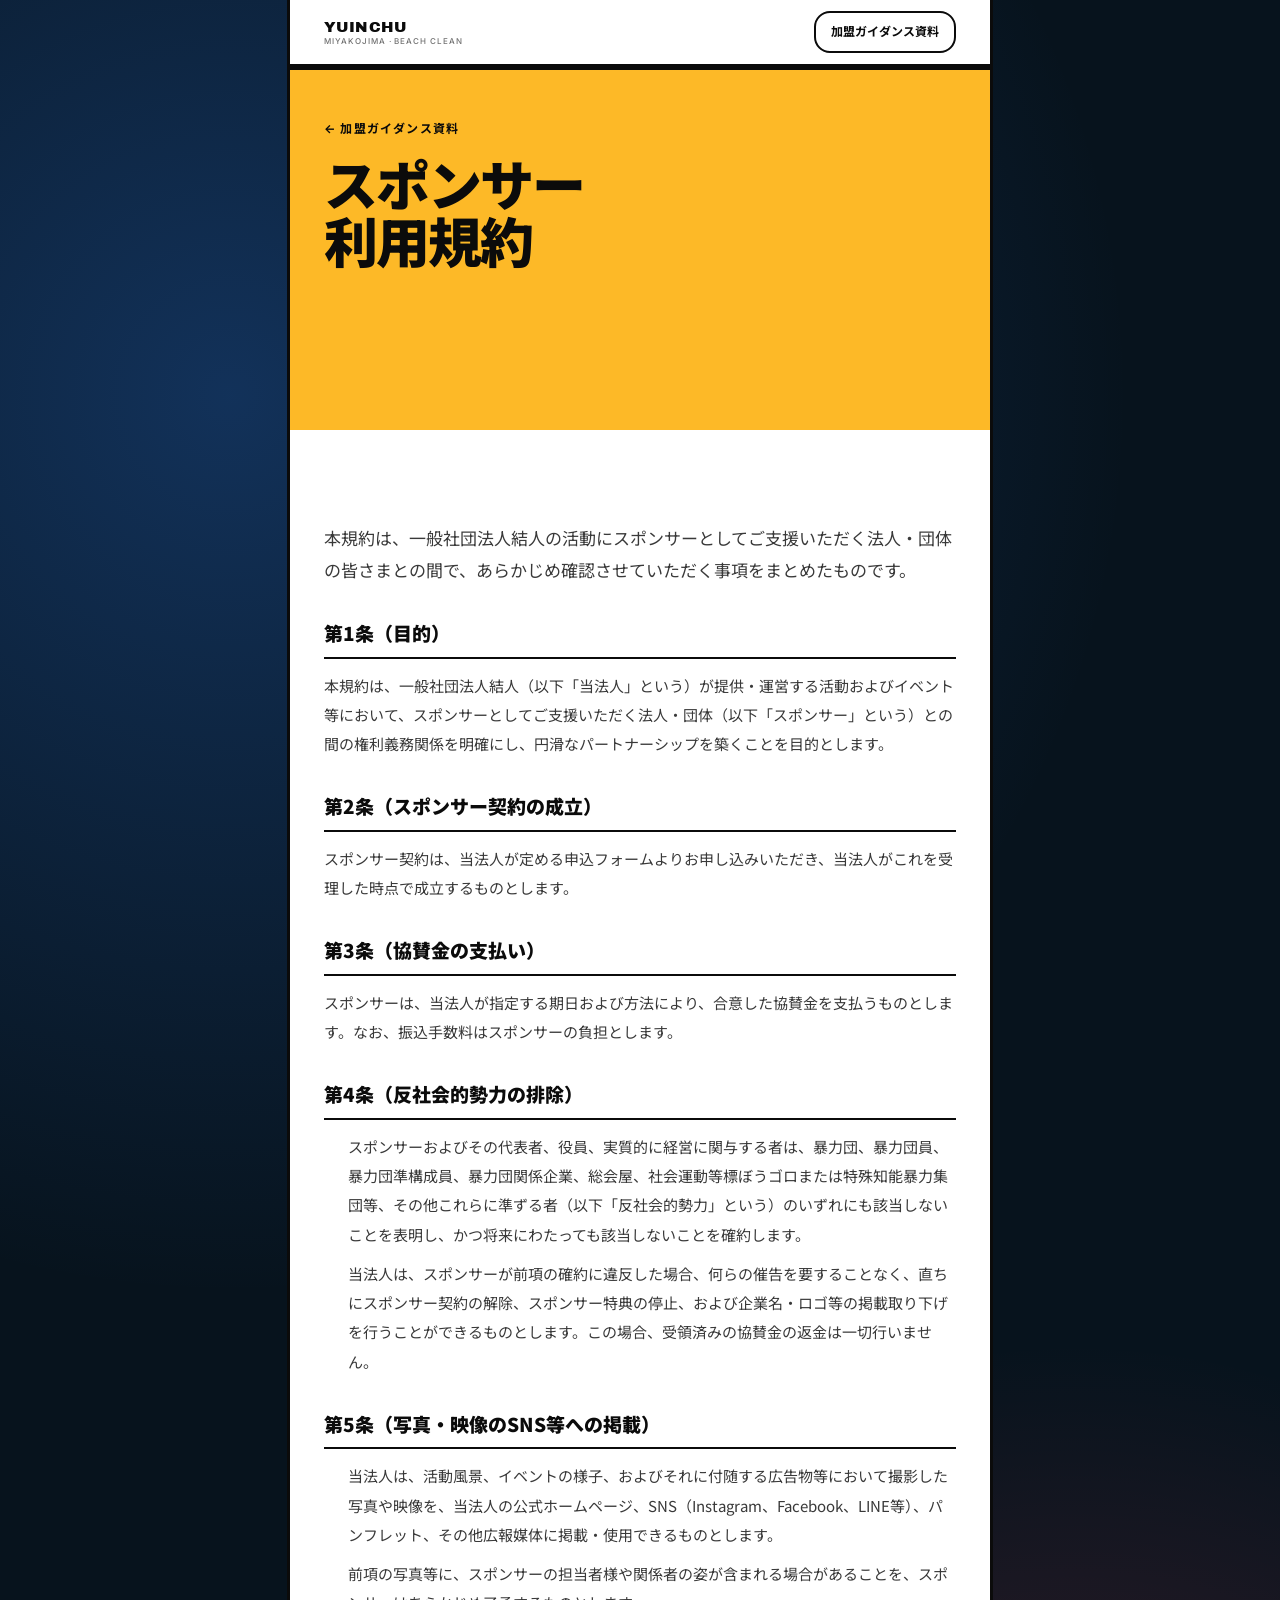
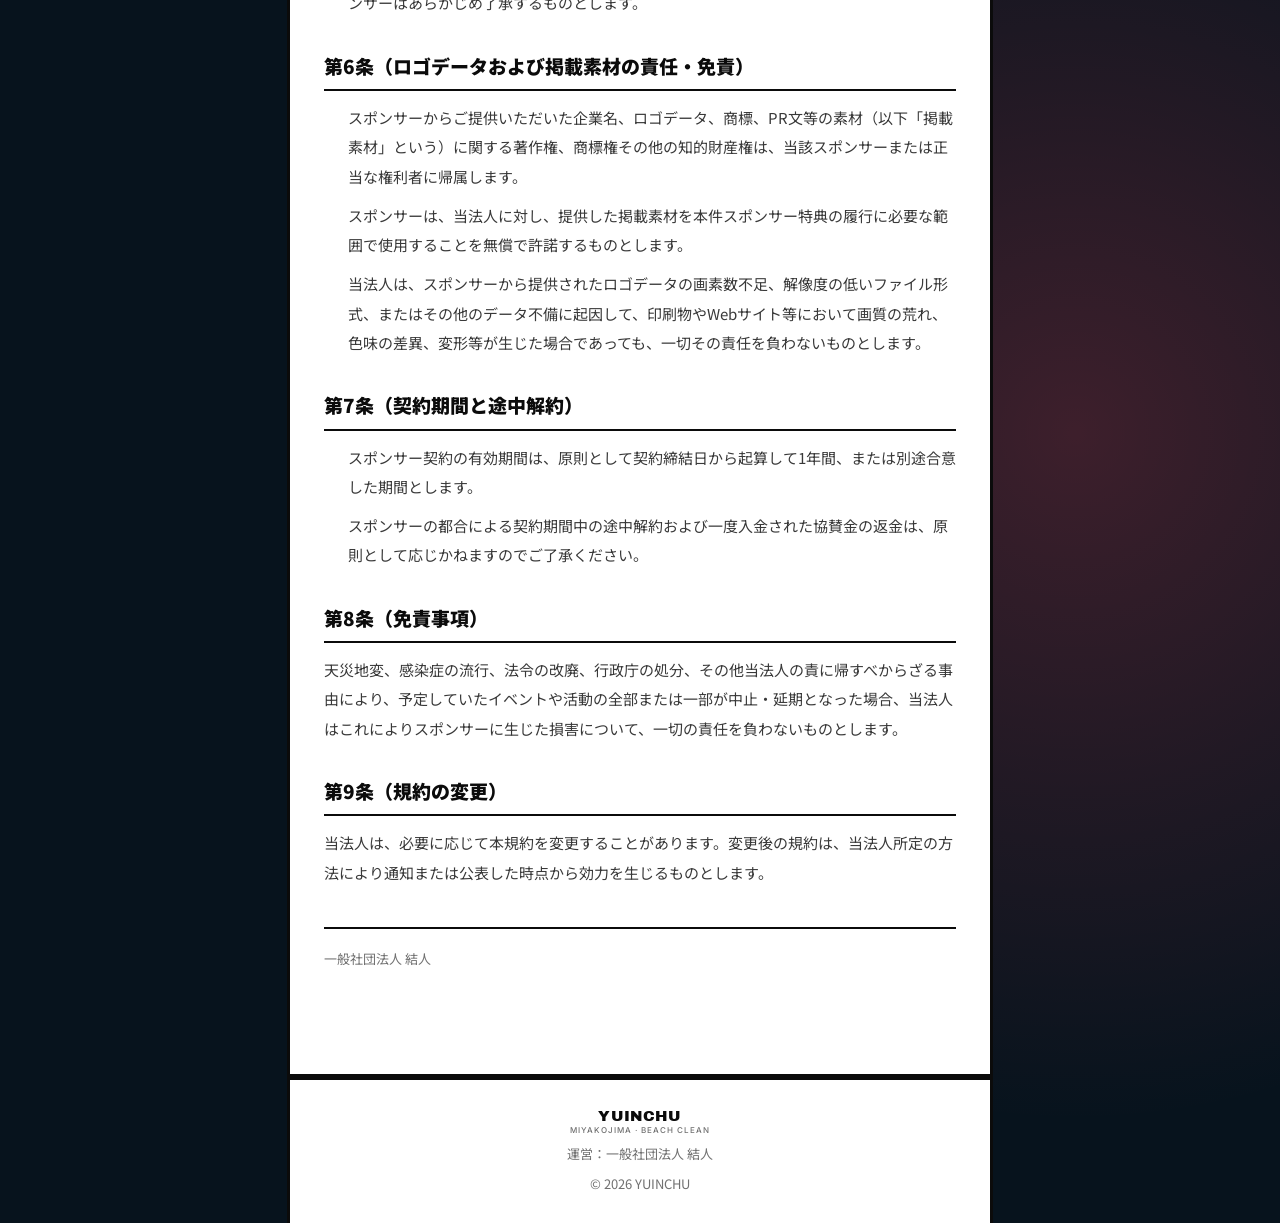
<file: terms.html>
<!doctype html>
<html lang="ja">
<head>
<meta charset="UTF-8">
<meta name="viewport" content="width=device-width, initial-scale=1">
  <meta name="robots" content="noindex, nofollow">
<title>スポンサー利用規約 | YUINCHU Beach Clean Project</title>
<meta name="description" content="一般社団法人結人の活動にスポンサーとしてご支援いただく際の利用規約です。">
<meta property="og:title" content="スポンサー利用規約 | YUINCHU Beach Clean Project">
<meta property="og:description" content="一般社団法人結人の活動にスポンサーとしてご支援いただく際の利用規約です。">
<meta property="og:type" content="website">
<meta property="og:locale" content="ja_JP">
<meta name="twitter:card" content="summary_large_image">
<link rel="preconnect" href="https://fonts.googleapis.com">
<link rel="preconnect" href="https://fonts.gstatic.com" crossorigin>
<style>
@import url('https://fonts.googleapis.com/css2?family=Archivo+Black&family=Caveat:wght@500;700&family=Inter:wght@400;500;600;700;900&family=Noto+Sans+JP:wght@400;500;700;900&display=swap');

:root {
  --c-bg: #FFFFFF;
  --c-ink: #0B0B0B;
  --c-text: #393939;
  --c-muted: #717171;
  --c-red: #FF4A60;
  --c-blue: #2F81F7;
  --c-yellow: #FDB927;
  --c-border: #0B0B0B;
  --c-soft: #F5F5F5;

  --r-card: 32px;
  --r-md: 16px;
  --b-thick: 3px;
  --b-thin: 2px;
  --shadow-card: 8px 8px 0 0 var(--c-border);
  --shadow-card-sm: 4px 4px 0 0 var(--c-border);

  --phone-w: 700px;
  --gutter: clamp(22px, 6vw, 34px);
  --section-y: clamp(64px, 12vw, 92px);

  --font-display: "Archivo Black", "Noto Sans JP", "Hiragino Kaku Gothic ProN", sans-serif;
  --font-meta: "Inter", "Noto Sans JP", system-ui, sans-serif;
  --font-jp: "Noto Sans JP", "Hiragino Kaku Gothic ProN", "Hiragino Sans", "Meiryo", sans-serif;
  --font-hand: "Caveat", "Noto Sans JP", cursive;
  --ease-out: cubic-bezier(.2, .7, .2, 1);
}

*, *::before, *::after { box-sizing: border-box; }
html { scroll-behavior: smooth; overflow-x: hidden; }
body {
  margin: 0;
  color: var(--c-ink);
  font-family: var(--font-jp);
  font-size: 16px;
  line-height: 1.7;
  -webkit-font-smoothing: antialiased;
  overflow-x: hidden;
  width: 100%;
  background:
    radial-gradient(circle at 18% 14%, rgba(47,129,247,.28), transparent 34%),
    radial-gradient(circle at 84% 72%, rgba(255,74,96,.22), transparent 30%),
    #07131d;
}
img { max-width: 100%; display: block; }
a { color: inherit; text-decoration: none; }
ol, ul { list-style: none; padding: 0; margin: 0; }

.site-header, main, .site-footer {
  width: min(100%, var(--phone-w));
  margin-inline: auto;
  box-shadow: 0 0 0 var(--b-thick) var(--c-border);
  background: var(--c-bg);
  position: relative;
  z-index: 2;
}
main { overflow: hidden; }
.container { width: 100%; margin: 0 auto; padding-inline: var(--gutter); }

/* ── 見出しまわりの語彙（親LPと同じ） ───────────────── */
.hand { font-family: var(--font-hand); font-weight: 700; }
.tilt-l { display: inline-block; transform: rotate(-4deg); }
.tilt-r { display: inline-block; transform: rotate(3deg); }
.uline { position: relative; display: inline-block; white-space: nowrap; }
.uline::after {
  content: "";
  position: absolute; left: -2%; right: -2%; bottom: -.18em; height: .35em;
  background: no-repeat center / 100% 100% url("data:image/svg+xml;utf8,<svg xmlns='http://www.w3.org/2000/svg' viewBox='0 0 200 12' preserveAspectRatio='none'><path d='M2 8 Q 50 1 100 6 T 198 7' fill='none' stroke='%23FF4A60' stroke-width='3.5' stroke-linecap='round'/></svg>");
  pointer-events: none;
}
.title-mark { display: inline-block; background-repeat: no-repeat; background-position: 0 100%; background-size: 100% 38%; padding: 0 .12em; line-height: 1.15; }
.title-mark--yellow { background-image: linear-gradient(var(--c-yellow), var(--c-yellow)); }
.title-mark--blue { background-image: linear-gradient(rgba(47,129,247,.45), rgba(47,129,247,.45)); }

.wave-divider {
  position: absolute; left: 0; right: 0; bottom: -1px;
  width: 100%; height: clamp(32px, 4vw, 56px);
  display: block; pointer-events: none; z-index: 2;
}
.wave-divider--white { fill: var(--c-bg); }
.wave-divider--ink { fill: var(--c-ink); }
.wave-divider--soft { fill: var(--c-soft); }
.has-wave-bottom { padding-bottom: clamp(110px, 14vw, 170px); }

section { padding-block: var(--section-y); position: relative; }
.section-label {
  display: inline-flex; align-items: baseline; gap: 12px;
  font-family: var(--font-meta); font-size: 12px; font-weight: 700;
  letter-spacing: .22em; margin-bottom: 16px;
}
.section-label__num { font-family: var(--font-display); font-size: 20px; letter-spacing: 0; color: var(--c-red); }
.section-label__rule { display: inline-block; width: 32px; height: 2px; background: var(--c-ink); margin: 0 4px; }
h2.section-title {
  font-family: var(--font-display); font-weight: 900;
  font-size: clamp(30px, 9.5vw, 48px); line-height: 1.08;
  letter-spacing: -.035em; margin: 0 0 14px;
}
.section-lead { color: var(--c-text); font-size: clamp(15px, 4vw, 17px); line-height: 1.85; margin: 0; }
.note { margin-top: 18px; font-size: 13px; color: var(--c-muted); line-height: 1.8; }

.btn {
  display: inline-flex; align-items: center; justify-content: center; gap: 8px;
  padding: 14px 26px; border: var(--b-thick) solid var(--c-border); border-radius: var(--r-md);
  font-family: var(--font-meta); font-weight: 700; font-size: 15px; cursor: pointer;
  background: var(--c-bg); color: var(--c-ink);
  transition: transform .15s ease, box-shadow .15s ease;
}
.btn:hover { transform: translate(-2px, -2px); box-shadow: var(--shadow-card-sm); }
.btn--primary { background: var(--c-ink); color: #fff; }
.btn--sm { padding: 9px 15px; font-size: 12px; border-width: var(--b-thin); }
.btn--lg { padding: clamp(16px, 2.2vw, 22px) clamp(30px, 5vw, 52px); font-size: clamp(15px, 1.6vw, 18px); border-radius: 20px; }

/* ── ヘッダー ─────────────────────────────────── */
.site-header { position: sticky; top: 0; z-index: 50; border-bottom: var(--b-thick) solid var(--c-border); }
.site-header__inner { display: flex; align-items: center; justify-content: space-between; gap: 12px; padding-block: 11px; }
.brand { font-family: var(--font-display); font-size: 15px; letter-spacing: .01em; line-height: 1.1; white-space: nowrap; }
.brand small { display: block; font-family: var(--font-meta); font-size: 8px; font-weight: 500; letter-spacing: .12em; color: var(--c-muted); margin-top: 2px; }

/* ── FV：横断幕の現物を主役に ──────────────────── */
.fv { background: var(--c-yellow); padding-top: clamp(30px, 8vw, 46px); padding-bottom: clamp(90px, 12vw, 140px); }
.fv .back {
  display: inline-flex; align-items: center; gap: 6px;
  font-family: var(--font-meta); font-size: 12px; font-weight: 700; letter-spacing: .1em; margin-bottom: 20px;
}
.fv__eyebrow { font-family: var(--font-hand); font-weight: 700; font-size: clamp(24px, 7vw, 34px); color: var(--c-red); line-height: 1; margin: 0 0 4px; }
.fv h1 {
  /* 見出しと同じ 900。Archivo Black に日本語が無く和文は Noto Sans JP に落ちるので、
     ここで太さが違うと和文だけ細く見えて揃わない */
  font-family: var(--font-display); font-weight: 900;
  font-size: clamp(34px, 11vw, 54px); line-height: 1.06; letter-spacing: -.035em; margin: 0 0 16px;
}
.fv__lead { font-size: clamp(15px, 4vw, 17px); line-height: 1.85; margin: 0; }

/* 現物（横断幕）を額装して見せる */
.artifact {
  position: relative;
  margin-top: clamp(26px, 6vw, 38px);
  border: var(--b-thick) solid var(--c-border);
  border-radius: 10px;
  background: var(--c-bg);
  box-shadow: var(--shadow-card);
  overflow: hidden;
}
.fv .artifact { transform: rotate(-1.2deg); }
.artifact__media img { width: 100%; }
.artifact__tag {
  position: absolute; top: 10px; left: 10px; z-index: 3;
  background: var(--c-ink); color: #fff;
  font-family: var(--font-meta); font-size: 10px; font-weight: 700; letter-spacing: .14em;
  padding: 5px 10px; border-radius: 999px;
}
.artifact__cap {
  font-size: 13px; line-height: 1.75; color: var(--c-text);
  margin: 10px 0 0; padding-left: 14px; border-left: var(--b-thick) solid var(--c-red);
}
.artifact--zoom { margin-top: 14px; transform: rotate(.7deg); }
.artifact--zoom .artifact__tag { background: var(--c-red); }
.fv__chars { display: flex; align-items: flex-end; justify-content: center; gap: 4px; margin-top: 18px; }
.fv__chars img { width: clamp(52px, 15vw, 84px); height: auto; }
.fv__chars img:nth-child(odd) { transform: rotate(-4deg); }
.fv__chars img:nth-child(even) { transform: rotate(5deg) translateY(-6px); }

/* ── 流れる帯 ─────────────────────────────────── */
.marquee {
  position: relative; left: 50%; width: 100vw;
  margin: clamp(-46px, -7vw, -30px) 0 0;
  transform: translateX(-50%) rotate(-1.4deg);
  border-block: var(--b-thick) solid var(--c-border);
  background: var(--c-ink); overflow: hidden; padding: 14px 0; z-index: 6;
}
.marquee__track { display: inline-flex; align-items: center; white-space: nowrap; gap: 26px; animation: marquee 46s linear infinite; will-change: transform; }
.marquee__track:hover { animation-play-state: paused; }
.marquee span { font-family: var(--font-display); font-size: clamp(19px, 5.4vw, 30px); color: #fff; }
.marquee .ja { font-family: var(--font-jp); font-weight: 900; font-size: clamp(15px, 4.2vw, 23px); }
.marquee .dot { color: var(--c-yellow); font-size: .8em; line-height: 1; transform: translateY(-.1em); }
@keyframes marquee { from { transform: translateX(0); } to { transform: translateX(-50%); } }

/* ── 掲出物 ───────────────────────────────────── */
.places { background: var(--c-bg); padding-top: clamp(48px, 10vw, 76px); }
.place { margin-top: clamp(26px, 6vw, 36px); }
.place__name { font-size: clamp(18px, 5vw, 22px); font-weight: 900; margin: 0 0 2px; }
.place__size { font-family: var(--font-meta); font-size: 12px; font-weight: 700; letter-spacing: .1em; color: var(--c-blue); margin: 0 0 12px; }
.place__desc { margin: 12px 0 0; font-size: 14px; line-height: 1.85; color: var(--c-text); }
.place--tshirt .artifact { transform: rotate(.9deg); }
.place--tshirt .artifact__tag { top: auto; bottom: 10px; }  /* 背面デザインの文字に重ねない */

/* ── ランク：大きさで差を出す ───────────────────── */
.ranks { background: var(--c-soft); border-top: var(--b-thick) solid var(--c-border); }
.rank-list { display: flex; flex-direction: column; gap: 14px; margin-top: clamp(26px, 6vw, 36px); }
.rank {
  border: var(--b-thick) solid var(--c-border); border-radius: var(--r-md);
  background: var(--c-bg); box-shadow: var(--shadow-card-sm);
}
.rank__head { display: flex; align-items: baseline; justify-content: space-between; gap: 10px; flex-wrap: wrap; }
.rank__name { font-family: var(--font-display); letter-spacing: -.01em; }
.rank__price { font-family: var(--font-meta); font-weight: 900; white-space: nowrap; letter-spacing: -.02em; }
.rank__price span { font-size: 11px; font-weight: 700; margin-left: 3px; letter-spacing: 0; }
.rank__slots {
  display: inline-block; margin-top: 8px; padding: 3px 11px; border-radius: 999px;
  background: var(--c-yellow); color: var(--c-ink);
  font-family: var(--font-meta); font-size: 11px; font-weight: 700; letter-spacing: .06em;
}
.rank__place { margin: 9px 0 0; font-size: 13.5px; line-height: 1.75; color: var(--c-text); }

/* 上位ほど大きく、下位ほど小さく */
.rank--1 { padding: clamp(24px, 6vw, 32px); background: var(--c-ink); color: #fff; transform: rotate(-.8deg); box-shadow: var(--shadow-card); }
.rank--1 .rank__name { font-size: clamp(24px, 7vw, 32px); }
.rank--1 .rank__price { font-size: clamp(32px, 10vw, 46px); }
.rank--1 .rank__place { color: rgba(255,255,255,.74); font-size: 14px; }
.rank--2 { padding: 22px; }
.rank--2 .rank__name { font-size: clamp(20px, 5.6vw, 25px); }
.rank--2 .rank__price { font-size: clamp(26px, 7.6vw, 34px); }
.rank--3 { padding: 19px; }
.rank--3 .rank__name { font-size: clamp(18px, 5vw, 22px); }
.rank--3 .rank__price { font-size: clamp(23px, 6.6vw, 29px); }
.rank--4 { padding: 16px; }
.rank--4 .rank__name { font-size: clamp(16px, 4.4vw, 19px); }
.rank--4 .rank__price { font-size: clamp(20px, 5.6vw, 25px); }
.rank--5 { padding: 14px 16px; border-width: var(--b-thin); box-shadow: none; }
.rank--5 .rank__name { font-size: clamp(14px, 3.9vw, 16px); }
.rank--5 .rank__price { font-size: clamp(18px, 5vw, 22px); }
.rank--5 .rank__place { font-size: 13px; }

/* ── 基本特典 ─────────────────────────────────── */
.perks { margin-top: clamp(26px, 6vw, 36px); border: var(--b-thick) solid var(--c-border); border-radius: var(--r-md); background: var(--c-bg); padding: 22px; box-shadow: var(--shadow-card-sm); }
.perks h3 { margin: 0 0 12px; font-size: 16px; font-weight: 900; }
.perks li { display: flex; gap: 10px; align-items: flex-start; font-size: 14px; line-height: 1.75; padding: 7px 0; border-bottom: 1px dashed rgba(11,11,11,.18); }
.perks li:last-child { border-bottom: 0; }
.perks li::before { content: "●"; color: var(--c-red); font-size: 10px; line-height: 1.9; flex: 0 0 auto; }

/* ── 流れ ─────────────────────────────────────── */
.flow { background: var(--c-bg); }
.flow-list { counter-reset: step; display: flex; flex-direction: column; gap: 11px; margin-top: clamp(26px, 6vw, 36px); }
.flow-list li {
  counter-increment: step; display: flex; align-items: flex-start; gap: 14px;
  border: var(--b-thin) solid var(--c-border); border-radius: var(--r-md);
  padding: 14px 16px; font-size: 15px; line-height: 1.7; background: var(--c-bg);
}
.flow-list li:nth-child(odd) { transform: rotate(-.5deg); }
.flow-list li:nth-child(even) { transform: rotate(.5deg); }
.flow-list li::before {
  content: counter(step); flex: 0 0 auto;
  width: 30px; height: 30px; display: grid; place-items: center; border-radius: 50%;
  background: var(--c-red); color: #fff; font-family: var(--font-display); font-size: 15px;
}

/* ── 締め ─────────────────────────────────────── */
.cta { background: var(--c-ink); color: #fff; text-align: center; }
.cta h2.section-title { color: #fff; font-size: clamp(26px, 8vw, 40px); }
.cta .section-lead { color: rgba(255,255,255,.76); }
.cta__hand { font-family: var(--font-hand); font-weight: 700; font-size: clamp(26px, 8vw, 38px); color: var(--c-yellow); line-height: 1; margin: 0 0 6px; }
.cta__actions { display: flex; flex-direction: column; gap: 12px; margin-top: 28px; align-items: center; }
.cta .btn { border-color: #fff; }
.cta .btn--primary { background: #fff; color: var(--c-ink); }

.site-footer { border-top: var(--b-thick) solid var(--c-border); padding-block: 28px; text-align: center; }
.site-footer p { margin: 8px 0 0; font-size: 13px; color: var(--c-muted); }

.reveal { opacity: 0; transform: translateY(24px); transition: opacity .7s var(--ease-out), transform .7s var(--ease-out); }
.reveal.is-visible { opacity: 1; transform: none; }
.reveal[data-stagger="1"] { transition-delay: .08s; }
.reveal[data-stagger="2"] { transition-delay: .16s; }
.reveal[data-stagger="3"] { transition-delay: .24s; }

@media (prefers-reduced-motion: reduce) {
  .reveal { opacity: 1 !important; transform: none !important; transition: none !important; }
  .marquee__track { animation: none !important; }
  html { scroll-behavior: auto; }
}
/* ── ここから下は、規約ページと申込フォーム用の追加分 ───────── */

.doc { padding-block: var(--section-y); }
.doc__inner { max-width: var(--phone-w); margin: 0 auto; }

/* 規約の条文 */
.article { margin-top: 34px; }
.article h2 {
  font-size: clamp(17px, 4.4vw, 19px);
  font-weight: 900;
  line-height: 1.5;
  margin: 0 0 12px;
  padding-bottom: 9px;
  border-bottom: var(--b-thin) solid var(--c-border);
}
.article p { margin: 0 0 12px; color: var(--c-text); font-size: 15px; line-height: 1.95; }
.article ol { margin: 0; padding-left: 1.5em; }
.article li { color: var(--c-text); font-size: 15px; line-height: 1.95; margin-bottom: 10px; }
.article li:last-child { margin-bottom: 0; }
.doc__meta { margin-top: 40px; padding-top: 18px; border-top: var(--b-thin) solid var(--c-border); font-size: 13px; color: var(--c-muted); line-height: 1.9; }

/* 申込フォーム */
.form-block { margin-top: 34px; }
.form-block__head {
  display: flex; align-items: center; gap: 10px;
  margin-bottom: 18px; padding-bottom: 9px;
  border-bottom: var(--b-thin) solid var(--c-border);
}
.form-block__num { font-family: var(--font-display); font-size: 18px; color: var(--c-red); }
.form-block__title { font-size: clamp(16px, 4.2vw, 18px); font-weight: 900; margin: 0; }
.form-block__note { margin: -8px 0 16px; font-size: 13px; color: var(--c-muted); line-height: 1.8; }

.form-fields { display: flex; flex-direction: column; gap: 16px; }
.field { display: flex; flex-direction: column; gap: 7px; }
.field label { font-size: 14px; font-weight: 700; display: flex; align-items: center; gap: 8px; }
.field .req {
  flex: none; font-size: 11px; font-weight: 700; letter-spacing: .04em;
  padding: 2px 7px; border-radius: 999px;
  background: var(--c-red); color: #fff;
}
.field .any {
  flex: none; font-size: 11px; font-weight: 700; letter-spacing: .04em;
  padding: 2px 7px; border-radius: 999px;
  background: var(--c-soft); color: var(--c-muted); border: 1px solid #DDD;
}
.field__help { font-size: 12.5px; color: var(--c-muted); line-height: 1.7; }
.field input, .field select, .field textarea {
  width: 100%;
  padding: 13px 14px;
  font: inherit; font-size: 16px; color: var(--c-ink);
  background: #fff;
  border: var(--b-thin) solid var(--c-border);
  border-radius: var(--r-md);
  appearance: none;
}
.field select { background-image: linear-gradient(45deg, transparent 50%, var(--c-ink) 50%), linear-gradient(135deg, var(--c-ink) 50%, transparent 50%); background-position: calc(100% - 20px) 51%, calc(100% - 14px) 51%; background-size: 6px 6px, 6px 6px; background-repeat: no-repeat; padding-right: 40px; }
.field input:focus, .field select:focus, .field textarea:focus { outline: 3px solid var(--c-blue); outline-offset: 1px; }
.field textarea { min-height: 120px; resize: vertical; line-height: 1.8; }

/* 規約への同意 */
.agree {
  margin-top: 34px; padding: 20px;
  background: var(--c-soft);
  border: var(--b-thick) solid var(--c-border);
  border-radius: var(--r-card);
}
.agree__row { display: flex; align-items: flex-start; gap: 12px; }
.agree input[type="checkbox"] {
  flex: none; width: 24px; height: 24px; margin: 0;
  accent-color: var(--c-ink); cursor: pointer;
}
.agree label { font-size: 15px; font-weight: 700; line-height: 1.6; cursor: pointer; }
.agree__link { margin: 12px 0 0 36px; font-size: 13.5px; }
.agree__link a { color: var(--c-ink); font-weight: 700; }

.form__submit { margin-top: 26px; width: 100%; justify-content: center; cursor: pointer; }
.form__submit:disabled { opacity: .5; cursor: default; transform: none; }
.form__status {
  margin: 18px 0 0; padding: 16px;
  font-size: 15px; line-height: 1.85;
  border: var(--b-thin) solid var(--c-border); border-radius: var(--r-md);
  background: var(--c-soft);
}
/* 迷惑送信よけ。人には見えない欄 */
.form__trap { position: absolute; left: -9999px; width: 1px; height: 1px; opacity: 0; }

</style>
</head>
<body>

<header class="site-header">
  <div class="container site-header__inner">
    <div class="brand">YUINCHU<small>MIYAKOJIMA &middot; BEACH CLEAN</small></div>
    <a href="sponsor-deck.html" class="btn btn--sm">加盟ガイダンス資料</a>
  </div>
</header>

<main id="main">

  <section class="fv">
    <div class="container">
      <a class="back reveal" href="sponsor-deck.html">&larr; 加盟ガイダンス資料</a>
      <h1 class="reveal" data-stagger="1">スポンサー<br>利用規約</h1>
    </div>
  </section>

  <section class="doc">
    <div class="container">
      <div class="doc__inner">

        <p class="section-lead reveal">本規約は、一般社団法人結人の活動にスポンサーとしてご支援いただく法人・団体の皆さまとの間で、あらかじめ確認させていただく事項をまとめたものです。</p>

        <div class="article reveal">
          <h2>第1条（目的）</h2>
          <p>本規約は、一般社団法人結人（以下「当法人」という）が提供・運営する活動およびイベント等において、スポンサーとしてご支援いただく法人・団体（以下「スポンサー」という）との間の権利義務関係を明確にし、円滑なパートナーシップを築くことを目的とします。</p>
        </div>

        <div class="article reveal">
          <h2>第2条（スポンサー契約の成立）</h2>
          <p>スポンサー契約は、当法人が定める申込フォームよりお申し込みいただき、当法人がこれを受理した時点で成立するものとします。</p>
        </div>

        <div class="article reveal">
          <h2>第3条（協賛金の支払い）</h2>
          <p>スポンサーは、当法人が指定する期日および方法により、合意した協賛金を支払うものとします。なお、振込手数料はスポンサーの負担とします。</p>
        </div>

        <div class="article reveal">
          <h2>第4条（反社会的勢力の排除）</h2>
          <ol>
            <li>スポンサーおよびその代表者、役員、実質的に経営に関与する者は、暴力団、暴力団員、暴力団準構成員、暴力団関係企業、総会屋、社会運動等標ぼうゴロまたは特殊知能暴力集団等、その他これらに準ずる者（以下「反社会的勢力」という）のいずれにも該当しないことを表明し、かつ将来にわたっても該当しないことを確約します。</li>
            <li>当法人は、スポンサーが前項の確約に違反した場合、何らの催告を要することなく、直ちにスポンサー契約の解除、スポンサー特典の停止、および企業名・ロゴ等の掲載取り下げを行うことができるものとします。この場合、受領済みの協賛金の返金は一切行いません。</li>
          </ol>
        </div>

        <div class="article reveal">
          <h2>第5条（写真・映像のSNS等への掲載）</h2>
          <ol>
            <li>当法人は、活動風景、イベントの様子、およびそれに付随する広告物等において撮影した写真や映像を、当法人の公式ホームページ、SNS（Instagram、Facebook、LINE等）、パンフレット、その他広報媒体に掲載・使用できるものとします。</li>
            <li>前項の写真等に、スポンサーの担当者様や関係者の姿が含まれる場合があることを、スポンサーはあらかじめ了承するものとします。</li>
          </ol>
        </div>

        <div class="article reveal">
          <h2>第6条（ロゴデータおよび掲載素材の責任・免責）</h2>
          <ol>
            <li>スポンサーからご提供いただいた企業名、ロゴデータ、商標、PR文等の素材（以下「掲載素材」という）に関する著作権、商標権その他の知的財産権は、当該スポンサーまたは正当な権利者に帰属します。</li>
            <li>スポンサーは、当法人に対し、提供した掲載素材を本件スポンサー特典の履行に必要な範囲で使用することを無償で許諾するものとします。</li>
            <li>当法人は、スポンサーから提供されたロゴデータの画素数不足、解像度の低いファイル形式、またはその他のデータ不備に起因して、印刷物やWebサイト等において画質の荒れ、色味の差異、変形等が生じた場合であっても、一切その責任を負わないものとします。</li>
          </ol>
        </div>

        <div class="article reveal">
          <h2>第7条（契約期間と途中解約）</h2>
          <ol>
            <li>スポンサー契約の有効期間は、原則として契約締結日から起算して1年間、または別途合意した期間とします。</li>
            <li>スポンサーの都合による契約期間中の途中解約および一度入金された協賛金の返金は、原則として応じかねますのでご了承ください。</li>
          </ol>
        </div>

        <div class="article reveal">
          <h2>第8条（免責事項）</h2>
          <p>天災地変、感染症の流行、法令の改廃、行政庁の処分、その他当法人の責に帰すべからざる事由により、予定していたイベントや活動の全部または一部が中止・延期となった場合、当法人はこれによりスポンサーに生じた損害について、一切の責任を負わないものとします。</p>
        </div>

        <div class="article reveal">
          <h2>第9条（規約の変更）</h2>
          <p>当法人は、必要に応じて本規約を変更することがあります。変更後の規約は、当法人所定の方法により通知または公表した時点から効力を生じるものとします。</p>
        </div>

        <p class="doc__meta">一般社団法人 結人</p>

      </div>
    </div>
  </section>

</main>

<footer class="site-footer">
  <div class="container">
    <div class="brand">YUINCHU<small>MIYAKOJIMA &middot; BEACH CLEAN</small></div>
    <p>運営：一般社団法人 結人</p>
    <p>&copy; 2026 YUINCHU</p>
  </div>
</footer>

<script>
(function () {
  var prefersReduce = window.matchMedia && window.matchMedia('(prefers-reduced-motion: reduce)').matches;
  var els = document.querySelectorAll('.reveal');
  if (!prefersReduce && 'IntersectionObserver' in window) {
    var io = new IntersectionObserver(function (entries) {
      entries.forEach(function (entry) {
        if (entry.isIntersecting) { entry.target.classList.add('is-visible'); io.unobserve(entry.target); }
      });
    }, { threshold: 0.12, rootMargin: '0px 0px -40px 0px' });
    els.forEach(function (el) { io.observe(el); });
  } else {
    els.forEach(function (el) { el.classList.add('is-visible'); });
  }
})();

</script>
</body>
</html>
</file>
<file: style_motion.css>
@import url('./style_dive-a.css?v=260907-type-4');
/* Motion study, 2026-09-15. Shared original remains untouched.
   One fixed film window; movement belongs to the water, type and photographs. */
@view-transition { navigation: auto; }
::view-transition-old(root) { animation: passage-out .35s ease both; }
::view-transition-new(root) { animation: passage-in .65s ease both; }
@keyframes passage-out { to { opacity: 0; } }
@keyframes passage-in { from { opacity: 0; transform: translateY(12px); } }
.motion-edition { --current: 0; --depth: 0; --surface: 0; }
.motion-edition main { --fs-hero: clamp(1.9rem, 8.8cqw, 3.05rem); --fs-lead: clamp(1.35rem, 6.1cqw, 2rem); }
.motion-edition .sc { overflow-x: clip; overflow-y: visible; }
.motion-edition .readable::before { inset: -28% -12%; }
.motion-edition .dive-window { view-transition-name: ocean; }
.motion-edition .dive-tint { background: linear-gradient(180deg, #06374400, #021a2ed9); }
/* Keep the stretched side fill soft enough for the 540px video, while revealing a little more of the water. */
@media (min-width: 768px) {
  .dive-ambient video, .dive-ambient img { filter: blur(36px) saturate(1.35); }
}
.motion-edition .hero__marquee-track { animation: none; }
.motion-edition .hero__marquee-item { font-size: 10px; letter-spacing: .15em; }
.motion-edition .hero__marquee { bottom: 25px; }
.motion-edition .hero__inner { width: 100%; }
.motion-edition .hero__title { line-height: 1.65; letter-spacing: .075em; }
.motion-edition .hero__en { line-height: 1.8; font-size: 10px; }
/* Sticky is enabled only after the choreography has initialized. JS failure stays a normal page. */
.motion-ready .sc.sc--hero { display: block; height: 155svh; padding-block: 0; }
.motion-ready .hero__hold { position: sticky; top: 0; height: 100svh; display: grid; align-items: center; opacity: var(--hero-alpha,1); }
.motion-ready .hero__inner { transform: translate3d(0,var(--hero-y,0px),0) scale(var(--hero-scale,1)); }
.motion-ready .hero__title span { transform-origin: 50% 80%; }
/* Waterline: type gathers around a shared horizon, rests, then releases. */
.motion-ready .sc.sc--break { display: block; height: 195svh; min-height: 0; padding-block: 0; }
.motion-ready .break__hold { position: sticky; top: 0; height: 100svh; display: grid; align-items: center; }
.motion-edition .sc--break .t-huge { font-size: clamp(2rem,9.8cqw,3.35rem); line-height: 1.65; letter-spacing: .03em; }
.motion-edition .break__line { display: inline-block; }
.motion-ready .break__line:first-child { transform: translate3d(var(--line-x,0px),var(--line-y,0px),0); }
.motion-ready .break__line:last-child { transform: translate3d(calc(-1 * var(--line-x,0px)),calc(-1 * var(--line-y,0px)),0); }
.motion-ready .break__inner { transform: scale(var(--break-scale,1)); }
.water-ripple { position: absolute; inset: 0; width: 100%; height: 100%; opacity: 0; transition: opacity .45s ease; pointer-events: none; }
.water-ripple.is-active { opacity: 1; }
.water-light { position: absolute; inset: -12%; background: conic-gradient(from 166deg at 60% -10%, transparent 0deg, #defbf91a 8deg, transparent 15deg, #e8fff00c 22deg, transparent 29deg); opacity: var(--light,0); transform: translate3d(var(--light-x,0px),0,0); }
@media (max-width: 767px) { .water-light { display: none; } }
/* A continuous score, readable even with motion paused. */
.journey { position: fixed; z-index: 40; right: 32px; top: 50%; display: grid; justify-items: center; gap: 14px; font: 14px var(--font-en); letter-spacing: .1em; color: #f4f0e5; transform: translateY(-50%); pointer-events: none; }
.journey__line { width: 1px; height: 116px; background: #ffffff26; position: relative; }
.journey__line::after { content:''; position: absolute; inset: 0; background: #efe7d8; transform: scaleY(var(--current)); transform-origin: top; }
.journey__total { opacity: .5; font-size: 11px; }
.motion-toggle { position: fixed; z-index: 70; right: 23px; bottom: 23px; width: 40px; height: 40px; border: 1px solid #ffffff55; border-radius: 50%; background: #05263780; color: #fff; cursor: pointer; backdrop-filter: blur(8px); }
.motion-toggle:hover { background: #0d5269; }
.motion-toggle:focus-visible, .motion-edition a:focus-visible, .motion-edition summary:focus-visible { outline: 2px solid var(--sand); outline-offset: 7px; }
/* Existing words become sculptural marks. Paragraphs stay still after arrival. */
.motion-edition .philosophy__grid { gap: 22px; }
.motion-edition .philosophy__grid > .rail { position: sticky; top: 24vh; }
.motion-edition .acts__inner { width: 100%; }
.motion-edition .act { display: block; padding: 38px 0; }
.motion-edition .act__en { font-size: clamp(2.8rem,13.8cqw,4.8rem); letter-spacing: -.025em; line-height: 1.1; margin-bottom: 12px; color: #efe7d8; }
.motion-edition .act__title { margin-bottom: 14px; }
.motion-edition .act__text { max-width: 32em; }
.motion-ready .act::before, .motion-ready .act:last-child::after { transform: scaleX(var(--rule,1)); }
.motion-ready .act__en { transform: translate3d(var(--act-x,0px),0,0); }
.motion-edition .act__text { padding-left: 1.4em; border-left: 1px solid #bcdedc40; }
/* Actual photographs replace the automatic duplicate marquee with a scroll-controlled sequence. */
.motion-edition .sc--beach { padding-bottom: 0; }
.motion-edition .beach__head { padding-inline: 0; }
.motion-edition .gallery-journey { margin-inline: calc(var(--pad) * -1); }
.motion-edition .beach__strip { margin: 0; overflow-x: auto; scrollbar-width: thin; scrollbar-color: #efe7d8 transparent; }
.motion-edition .beach__track { animation: none; gap: 20px; padding-inline: 20px; }
.motion-edition .beach__track figure { width: clamp(240px, 38vw, 400px); }
.motion-edition .beach__track figure[aria-hidden] { display: none; }
.motion-edition .beach__track img { height: min(54svh,420px); border-radius: 0; object-fit: cover; }
.motion-ready .gallery-journey { height: 260svh; }
.motion-ready .gallery-hold { position: sticky; top: 0; height: 100svh; display: flex; flex-direction: column; justify-content: center; }
.motion-ready .beach__strip { overflow: hidden; }
.motion-ready .beach__track { transform: translate3d(var(--gallery-x,0px),0,0); }
.motion-ready .beach__track figure { transform: translate3d(0,var(--photo-y,0px),0) rotate(var(--photo-r,0deg)); }
.gallery-meter { display: flex; align-items: center; gap: 18px; margin: 24px 24px 0; font: 13px var(--font-en); color: #fff9; }
.gallery-meter i { flex: 1; height: 1px; background: #fff3; position: relative; }
.gallery-meter i::after { content: ''; position: absolute; inset: 0; background: #efe7d8; transform: scaleX(var(--gallery-p,0)); transform-origin: left; }
/* Co-creation: a vertical thread connects the three existing ideas. */
.motion-edition .ruled { position: relative; gap: 32px; margin-top: 44px; padding-left: 20px; }
.motion-edition .ruled::before { content:''; position:absolute; left: 0; top: 8px; bottom: 8px; width: 1px; background: #d4e6db88; transform: scaleY(var(--thread,1)); transform-origin: top; }
.motion-edition .ruled > div::before { width: 5px; height: 5px; border-radius: 50%; left: -22px; top: 10px; background: #efe7d8; box-shadow: 0 0 14px #d4e6db66; }
.motion-edition .cocreation__head .t-lead { max-height: none; min-height: 250px; }
.motion-ready .cocreation__head .t-lead { transform: translate3d(0,var(--co-y,0px),0); }
.motion-edition .sc--product { min-height: 115svh; }
.motion-edition .product__body .t-lead { line-height: 1.9; }
.motion-edition .cta { position: relative; isolation: isolate; }
.motion-edition .sc--contact { scroll-margin-top: min(24svh,170px); }
.motion-edition .cta::before, .motion-edition .cta::after {
  content: ''; position: absolute; z-index: -1; inset: -38px -42px; pointer-events: none;
  border-radius: 49% 51% 48% 52%; opacity: .28; transform: scale(1);
  background: radial-gradient(ellipse at 50% 50%, transparent 47%, #9ed8db24 49%, #e9fff27a 51%, #d0f4e54d 52%, transparent 55%, #a6d7df26 59%, transparent 62%);
  filter: blur(.35px) drop-shadow(0 0 7px #bcefe866);
}
.motion-edition .cta::after { border-radius: 51% 49% 52% 48%; transform: scale(.72); }
.motion-edition .cta.is-rippling::before { animation: contact-ripple 6.4s ease-out infinite; }
.motion-edition .cta.is-rippling::after { animation: contact-ripple 6.4s ease-out -3.2s infinite; }
.motion-edition .cta:hover::before, .motion-edition .cta:focus-visible::before { filter: blur(.2px) drop-shadow(0 0 12px #d9fff3aa); }
.motion-edition .ask[open] .cta::before, .motion-edition .ask[open] .cta::after { animation: none; opacity: 0; }
@keyframes contact-ripple {
  0% { opacity: 0; transform: scale(.58,.70) rotate(-2deg); }
  17% { opacity: .68; }
  58% { opacity: .4; }
  100% { opacity: 0; transform: scale(1.42,1.26) rotate(2deg); }
}
/* New reveal primitives: never applied until script is running, no forced replay on reverse scroll. */
.motion-ready [data-arrive] { opacity: 0; transform: translateY(24px); transition: opacity .85s ease, transform 1.1s cubic-bezier(.16,1,.3,1); }
.motion-ready [data-arrive].arrived { opacity: 1; transform: none; }
.motion-ready [data-arrive="type"] { transform: translateY(32px); clip-path: inset(0 0 100% 0); transition: clip-path 1.25s cubic-bezier(.16,1,.3,1), opacity .9s ease, transform 1.25s cubic-bezier(.16,1,.3,1); }
.motion-ready [data-arrive="type"].arrived { clip-path: inset(-10% -5% -10% -5%); transform: none; }
@media (min-width: 768px) { .motion-edition { --pad: clamp(26px,3.3vw,44px); } }
@media (max-width: 767px) {
  .motion-edition { --pad: 28px; }
  .journey { right: 10px; top: auto; bottom: 80px; transform: none; gap: 6px; font-size: 11px; }
  .journey__line { height: 50px; }
  .journey__total { display: none; }
  .motion-toggle { right: 9px; bottom: 21px; width: 34px; height: 34px; }
  .motion-ready .sc.sc--hero { height: 135svh; }
  .motion-ready .sc.sc--break { height: 175svh; }
  .motion-ready .gallery-journey { height: 225svh; }
  .motion-edition .beach__track figure { width: 78vw; }
  .motion-edition .beach__track img { height: min(50svh,400px); }
  .motion-edition .global-nav a { transform: translateY(16px); opacity: 0; transition: transform .6s var(--ease-win), opacity .6s ease; }
  .motion-edition .global-nav.is-open a { transform: none; opacity: 1; }
  .motion-edition .global-nav a:nth-child(2) { transition-delay: 35ms; }
  .motion-edition .global-nav a:nth-child(3) { transition-delay: 70ms; }
  .motion-edition .global-nav a:nth-child(4) { transition-delay: 105ms; }
  .motion-edition .global-nav a:nth-child(5) { transition-delay: 140ms; }
  .motion-edition .global-nav a:nth-child(6) { transition-delay: 175ms; }
  .motion-edition .global-nav a:nth-child(7) { transition-delay: 210ms; }
}
/* The pause control preserves scroll position and pin geometry; all photos become touch-scrollable. */
.motion-paused [data-arrive] { opacity: 1; transform: none; clip-path: none; transition: none; }
.motion-paused .hero__inner, .motion-paused .break__inner, .motion-paused .break__line,
.motion-paused .act__en, .motion-paused .cocreation__head .t-lead, .motion-paused .beach__track,
.motion-paused .beach__track figure { transform: none !important; opacity: 1 !important; }
.motion-paused .beach__strip { overflow-x: auto; }
.motion-paused .water-ripple, .motion-paused .water-light { display: none; }
.motion-paused .hero__hold { opacity: 1 !important; }
.motion-paused .cta::before, .motion-paused .cta::after { opacity: .28; transform: scale(1); }
.motion-paused .ask[open] .cta::before, .motion-paused .ask[open] .cta::after { opacity: 0; }
.motion-paused *, .motion-paused *::before, .motion-paused *::after { animation: none !important; transition: none !important; }
@media (prefers-reduced-motion: reduce) {
  ::view-transition-old(root), ::view-transition-new(root) { animation: none; }
  .water-ripple, .water-light { display: none; }
  .motion-edition .cta::before, .motion-edition .cta::after { animation: none; opacity: .28; transform: scale(1); }
  .motion-edition .ask[open] .cta::before, .motion-edition .ask[open] .cta::after { opacity: 0; }
  .motion-edition .global-nav a { transform: none; opacity: 1; transition: none; }
}

/* Keep the full lead visible without an autonomous marquee. */
.motion-edition .hero__marquee { margin-inline: 0; left: 0; right: 0; padding: 8px 20px; }
.motion-edition .hero__marquee-track { width: auto; display: block; }
.motion-edition .hero__marquee-item { display: block; white-space: normal; padding: 0; line-height: 1.9; }
.motion-edition .hero__marquee-item[aria-hidden] { display: none; }
.motion-paused .hero__en, .motion-paused .hero__title span, .motion-paused .hero__marquee { opacity: 1 !important; filter: none !important; clip-path: none !important; }
.motion-edition .dive-window { background: url('assets/dive/dive-poster.jpg') center / cover; }
@media (prefers-reduced-motion: reduce) {
  .motion-ready .sc.sc--hero, .motion-ready .sc.sc--break { height: auto; min-height: 100svh; }
  .motion-ready .hero__hold, .motion-ready .break__hold { position: relative; }
  .motion-ready .gallery-journey { height: auto; }
  .motion-ready .gallery-hold { position: relative; height: auto; padding-block: 36px; }
}
</file>
